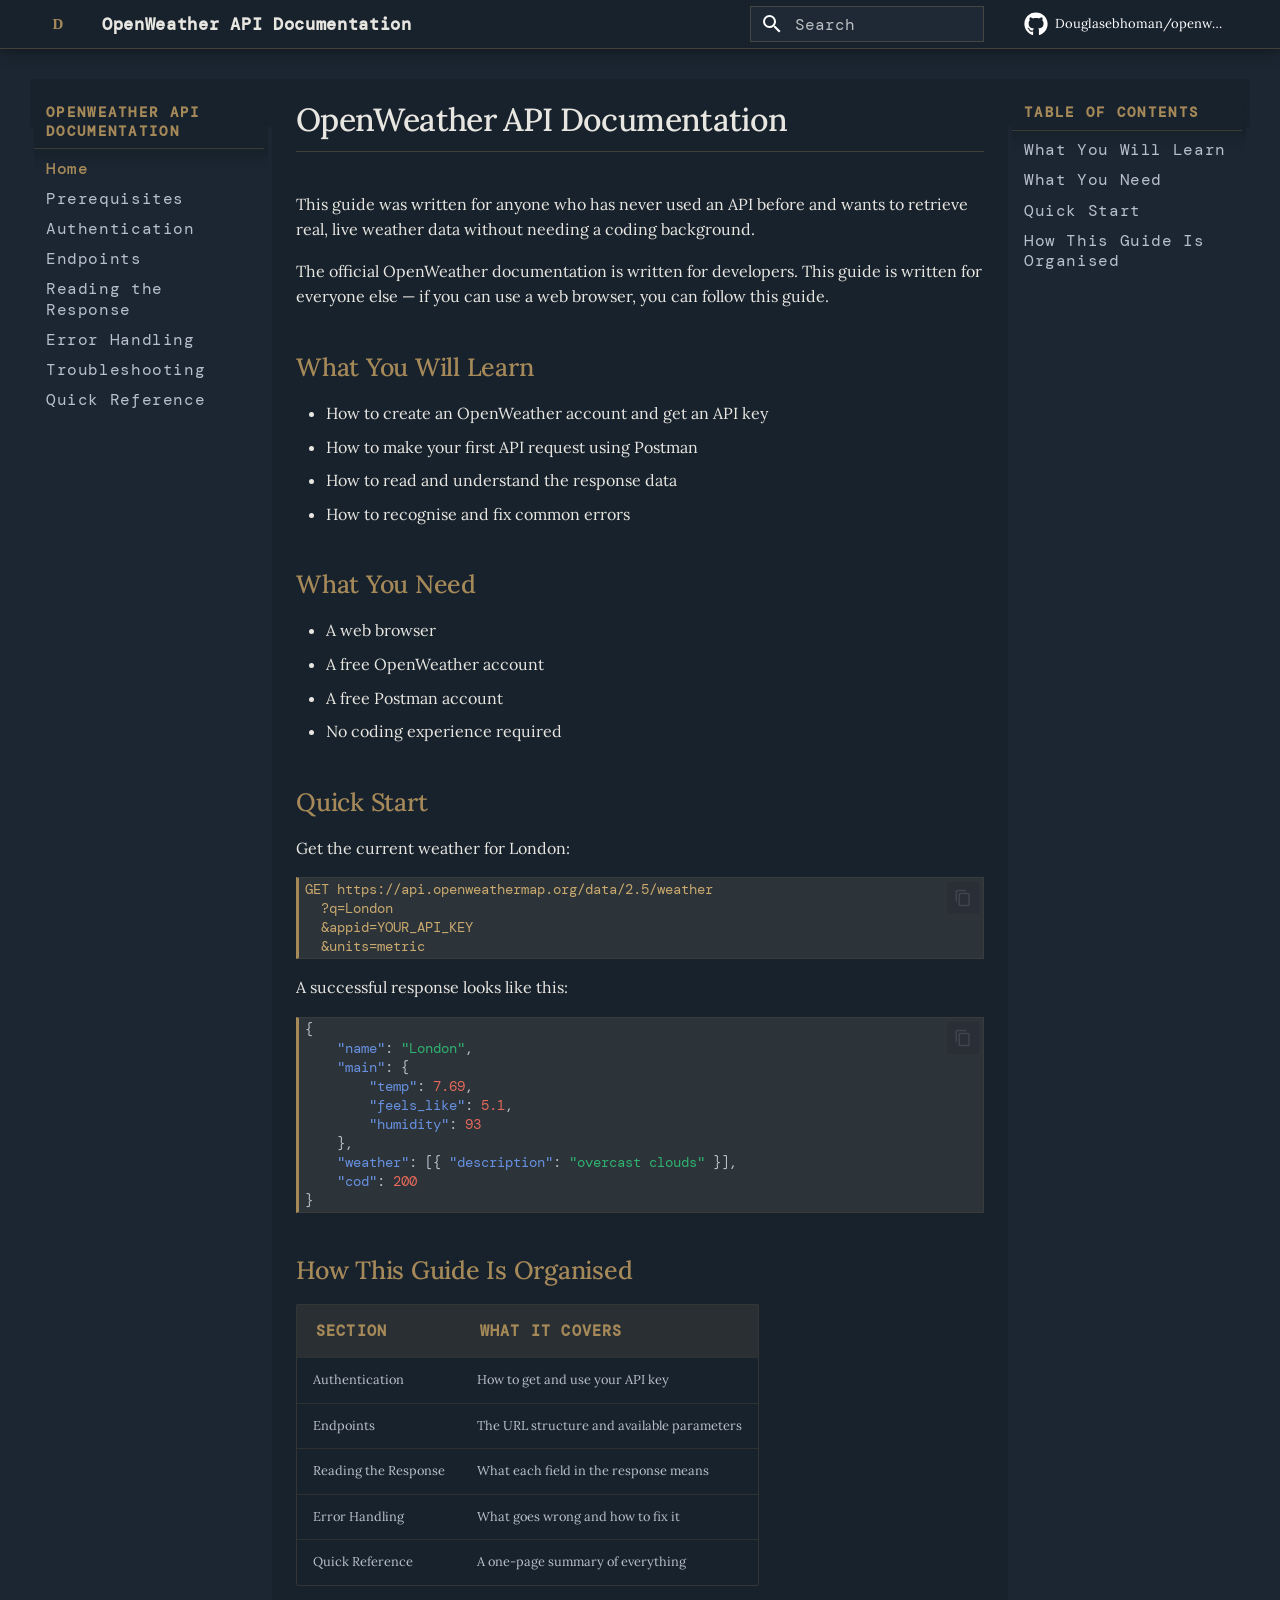
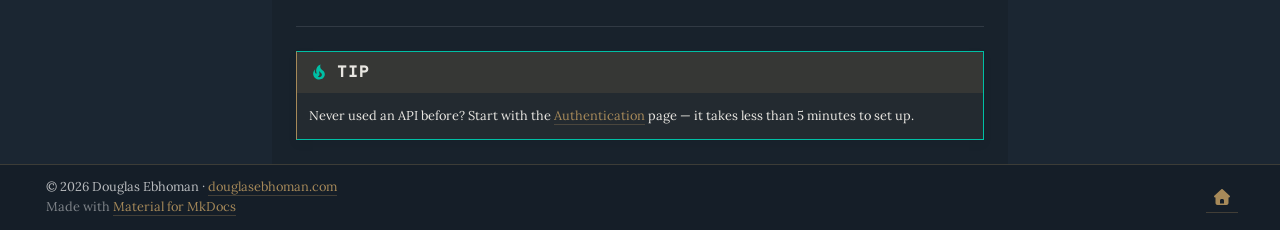
<file: index.html>
<!doctype html>
<html lang="en" class="no-js">
  <head>
    
      <meta charset="utf-8">
      <meta name="viewport" content="width=device-width,initial-scale=1">
      
        <meta name="description" content="A practical getting started guide for the OpenWeather REST API — written for anyone, not just developers.">
      
      
        <meta name="author" content="Douglas Ebhoman">
      
      
        <link rel="canonical" href="https://douglasebhoman.com/openweather-docs/">
      
      
      
        <link rel="next" href="prerequisites/">
      
      
        
      
      
      <link rel="icon" href="assets/images/favicon.png">
      <meta name="generator" content="mkdocs-1.6.1, mkdocs-material-9.8.1">
    
    
      
        <title>OpenWeather API Documentation</title>
      
    
    
      <link rel="stylesheet" href="assets/stylesheets/main.57a0d79d.min.css">
      
        
        <link rel="stylesheet" href="assets/stylesheets/palette.fb2fffe2.min.css">
      
      


    
    
      
    
    
      
    
    
      <link rel="stylesheet" href="stylesheets/brand.css">
    
    <script>__md_scope=new URL(".",location),__md_hash=e=>[...e].reduce(((e,_)=>(e<<5)-e+_.charCodeAt(0)),0),__md_get=(e,_=localStorage,t=__md_scope)=>JSON.parse(_.getItem(t.pathname+"."+e)),__md_set=(e,_,t=localStorage,a=__md_scope)=>{try{t.setItem(a.pathname+"."+e,JSON.stringify(_))}catch(e){}}</script>
    
      

    
    
  </head>
  
  
    
    
    
    
    
    <body dir="ltr" data-md-color-scheme="slate" data-md-color-primary="custom" data-md-color-accent="custom">
  
    
    <input class="md-toggle" data-md-toggle="drawer" type="checkbox" id="__drawer" autocomplete="off">
    <input class="md-toggle" data-md-toggle="search" type="checkbox" id="__search" autocomplete="off">
    <label class="md-overlay" for="__drawer"></label>
    <div data-md-component="skip">
      
        
        <a href="#openweather-api-documentation" class="md-skip">
          Skip to content
        </a>
      
    </div>
    <div data-md-component="announce">
      
    </div>
    
    
      

  

<header class="md-header md-header--shadow" data-md-component="header">
  <nav class="md-header__inner md-grid" aria-label="Header">
    <a href="." title="OpenWeather API Documentation" class="md-header__button md-logo" aria-label="OpenWeather API Documentation" data-md-component="logo">
      
  <img src="assets/logo.svg" alt="logo">

    </a>
    <label class="md-header__button md-icon" for="__drawer">
      
      <svg xmlns="http://www.w3.org/2000/svg" viewBox="0 0 24 24"><path d="M3 6h18v2H3zm0 5h18v2H3zm0 5h18v2H3z"/></svg>
    </label>
    <div class="md-header__title" data-md-component="header-title">
      <div class="md-header__ellipsis">
        <div class="md-header__topic">
          <span class="md-ellipsis">
            OpenWeather API Documentation
          </span>
        </div>
        <div class="md-header__topic" data-md-component="header-topic">
          <span class="md-ellipsis">
            
              Home
            
          </span>
        </div>
      </div>
    </div>
    
      
    
    
    
    
      
      
        <label class="md-header__button md-icon" for="__search">
          
          <svg xmlns="http://www.w3.org/2000/svg" viewBox="0 0 24 24"><path d="M9.5 3A6.5 6.5 0 0 1 16 9.5c0 1.61-.59 3.09-1.56 4.23l.27.27h.79l5 5-1.5 1.5-5-5v-.79l-.27-.27A6.52 6.52 0 0 1 9.5 16 6.5 6.5 0 0 1 3 9.5 6.5 6.5 0 0 1 9.5 3m0 2C7 5 5 7 5 9.5S7 14 9.5 14 14 12 14 9.5 12 5 9.5 5"/></svg>
        </label>
        <div class="md-search" data-md-component="search" role="dialog">
  <label class="md-search__overlay" for="__search"></label>
  <div class="md-search__inner" role="search">
    <form class="md-search__form" name="search">
      <input type="text" class="md-search__input" name="query" aria-label="Search" placeholder="Search" autocapitalize="off" autocorrect="off" autocomplete="off" spellcheck="false" data-md-component="search-query" required>
      <label class="md-search__icon md-icon" for="__search">
        
        <svg xmlns="http://www.w3.org/2000/svg" viewBox="0 0 24 24"><path d="M9.5 3A6.5 6.5 0 0 1 16 9.5c0 1.61-.59 3.09-1.56 4.23l.27.27h.79l5 5-1.5 1.5-5-5v-.79l-.27-.27A6.52 6.52 0 0 1 9.5 16 6.5 6.5 0 0 1 3 9.5 6.5 6.5 0 0 1 9.5 3m0 2C7 5 5 7 5 9.5S7 14 9.5 14 14 12 14 9.5 12 5 9.5 5"/></svg>
        
        <svg xmlns="http://www.w3.org/2000/svg" viewBox="0 0 24 24"><path d="M20 11v2H8l5.5 5.5-1.42 1.42L4.16 12l7.92-7.92L13.5 5.5 8 11z"/></svg>
      </label>
      <nav class="md-search__options" aria-label="Search">
        
        <button type="reset" class="md-search__icon md-icon" title="Clear" aria-label="Clear" tabindex="-1">
          
          <svg xmlns="http://www.w3.org/2000/svg" viewBox="0 0 24 24"><path d="M19 6.41 17.59 5 12 10.59 6.41 5 5 6.41 10.59 12 5 17.59 6.41 19 12 13.41 17.59 19 19 17.59 13.41 12z"/></svg>
        </button>
      </nav>
      
        <div class="md-search__suggest" data-md-component="search-suggest"></div>
      
    </form>
    <div class="md-search__output">
      <div class="md-search__scrollwrap" tabindex="0" data-md-scrollfix>
        <div class="md-search-result" data-md-component="search-result">
          <div class="md-search-result__meta">
            Initializing search
          </div>
          <ol class="md-search-result__list" role="presentation"></ol>
        </div>
      </div>
    </div>
  </div>
</div>
      
    
    
      <div class="md-header__source">
        <a href="https://github.com/Douglasebhoman/openweather-docs" title="Go to repository" class="md-source" data-md-component="source">
  <div class="md-source__icon md-icon">
    
    <svg xmlns="http://www.w3.org/2000/svg" viewBox="0 0 512 512"><!--! Font Awesome Free 7.1.0 by @fontawesome - https://fontawesome.com License - https://fontawesome.com/license/free (Icons: CC BY 4.0, Fonts: SIL OFL 1.1, Code: MIT License) Copyright 2025 Fonticons, Inc.--><path d="M173.9 397.4c0 2-2.3 3.6-5.2 3.6-3.3.3-5.6-1.3-5.6-3.6 0-2 2.3-3.6 5.2-3.6 3-.3 5.6 1.3 5.6 3.6m-31.1-4.5c-.7 2 1.3 4.3 4.3 4.9 2.6 1 5.6 0 6.2-2s-1.3-4.3-4.3-5.2c-2.6-.7-5.5.3-6.2 2.3m44.2-1.7c-2.9.7-4.9 2.6-4.6 4.9.3 2 2.9 3.3 5.9 2.6 2.9-.7 4.9-2.6 4.6-4.6-.3-1.9-3-3.2-5.9-2.9M252.8 8C114.1 8 8 113.3 8 252c0 110.9 69.8 205.8 169.5 239.2 12.8 2.3 17.3-5.6 17.3-12.1 0-6.2-.3-40.4-.3-61.4 0 0-70 15-84.7-29.8 0 0-11.4-29.1-27.8-36.6 0 0-22.9-15.7 1.6-15.4 0 0 24.9 2 38.6 25.8 21.9 38.6 58.6 27.5 72.9 20.9 2.3-16 8.8-27.1 16-33.7-55.9-6.2-112.3-14.3-112.3-110.5 0-27.5 7.6-41.3 23.6-58.9-2.6-6.5-11.1-33.3 2.6-67.9 20.9-6.5 69 27 69 27 20-5.6 41.5-8.5 62.8-8.5s42.8 2.9 62.8 8.5c0 0 48.1-33.6 69-27 13.7 34.7 5.2 61.4 2.6 67.9 16 17.7 25.8 31.5 25.8 58.9 0 96.5-58.9 104.2-114.8 110.5 9.2 7.9 17 22.9 17 46.4 0 33.7-.3 75.4-.3 83.6 0 6.5 4.6 14.4 17.3 12.1C436.2 457.8 504 362.9 504 252 504 113.3 391.5 8 252.8 8M105.2 352.9c-1.3 1-1 3.3.7 5.2 1.6 1.6 3.9 2.3 5.2 1 1.3-1 1-3.3-.7-5.2-1.6-1.6-3.9-2.3-5.2-1m-10.8-8.1c-.7 1.3.3 2.9 2.3 3.9 1.6 1 3.6.7 4.3-.7.7-1.3-.3-2.9-2.3-3.9-2-.6-3.6-.3-4.3.7m32.4 35.6c-1.6 1.3-1 4.3 1.3 6.2 2.3 2.3 5.2 2.6 6.5 1 1.3-1.3.7-4.3-1.3-6.2-2.2-2.3-5.2-2.6-6.5-1m-11.4-14.7c-1.6 1-1.6 3.6 0 5.9s4.3 3.3 5.6 2.3c1.6-1.3 1.6-3.9 0-6.2-1.4-2.3-4-3.3-5.6-2"/></svg>
  </div>
  <div class="md-source__repository">
    Douglasebhoman/openweather-docs
  </div>
</a>
      </div>
    
  </nav>
  
</header>
    
    <div class="md-container" data-md-component="container">
      
      
        
          
        
      
      <main class="md-main" data-md-component="main">
        <div class="md-main__inner md-grid">
          
            
              
              <div class="md-sidebar md-sidebar--primary" data-md-component="sidebar" data-md-type="navigation" >
                <div class="md-sidebar__scrollwrap">
                  <div class="md-sidebar__inner">
                    



<nav class="md-nav md-nav--primary" aria-label="Navigation" data-md-level="0">
  <label class="md-nav__title" for="__drawer">
    <a href="." title="OpenWeather API Documentation" class="md-nav__button md-logo" aria-label="OpenWeather API Documentation" data-md-component="logo">
      
  <img src="assets/logo.svg" alt="logo">

    </a>
    OpenWeather API Documentation
  </label>
  
    <div class="md-nav__source">
      <a href="https://github.com/Douglasebhoman/openweather-docs" title="Go to repository" class="md-source" data-md-component="source">
  <div class="md-source__icon md-icon">
    
    <svg xmlns="http://www.w3.org/2000/svg" viewBox="0 0 512 512"><!--! Font Awesome Free 7.1.0 by @fontawesome - https://fontawesome.com License - https://fontawesome.com/license/free (Icons: CC BY 4.0, Fonts: SIL OFL 1.1, Code: MIT License) Copyright 2025 Fonticons, Inc.--><path d="M173.9 397.4c0 2-2.3 3.6-5.2 3.6-3.3.3-5.6-1.3-5.6-3.6 0-2 2.3-3.6 5.2-3.6 3-.3 5.6 1.3 5.6 3.6m-31.1-4.5c-.7 2 1.3 4.3 4.3 4.9 2.6 1 5.6 0 6.2-2s-1.3-4.3-4.3-5.2c-2.6-.7-5.5.3-6.2 2.3m44.2-1.7c-2.9.7-4.9 2.6-4.6 4.9.3 2 2.9 3.3 5.9 2.6 2.9-.7 4.9-2.6 4.6-4.6-.3-1.9-3-3.2-5.9-2.9M252.8 8C114.1 8 8 113.3 8 252c0 110.9 69.8 205.8 169.5 239.2 12.8 2.3 17.3-5.6 17.3-12.1 0-6.2-.3-40.4-.3-61.4 0 0-70 15-84.7-29.8 0 0-11.4-29.1-27.8-36.6 0 0-22.9-15.7 1.6-15.4 0 0 24.9 2 38.6 25.8 21.9 38.6 58.6 27.5 72.9 20.9 2.3-16 8.8-27.1 16-33.7-55.9-6.2-112.3-14.3-112.3-110.5 0-27.5 7.6-41.3 23.6-58.9-2.6-6.5-11.1-33.3 2.6-67.9 20.9-6.5 69 27 69 27 20-5.6 41.5-8.5 62.8-8.5s42.8 2.9 62.8 8.5c0 0 48.1-33.6 69-27 13.7 34.7 5.2 61.4 2.6 67.9 16 17.7 25.8 31.5 25.8 58.9 0 96.5-58.9 104.2-114.8 110.5 9.2 7.9 17 22.9 17 46.4 0 33.7-.3 75.4-.3 83.6 0 6.5 4.6 14.4 17.3 12.1C436.2 457.8 504 362.9 504 252 504 113.3 391.5 8 252.8 8M105.2 352.9c-1.3 1-1 3.3.7 5.2 1.6 1.6 3.9 2.3 5.2 1 1.3-1 1-3.3-.7-5.2-1.6-1.6-3.9-2.3-5.2-1m-10.8-8.1c-.7 1.3.3 2.9 2.3 3.9 1.6 1 3.6.7 4.3-.7.7-1.3-.3-2.9-2.3-3.9-2-.6-3.6-.3-4.3.7m32.4 35.6c-1.6 1.3-1 4.3 1.3 6.2 2.3 2.3 5.2 2.6 6.5 1 1.3-1.3.7-4.3-1.3-6.2-2.2-2.3-5.2-2.6-6.5-1m-11.4-14.7c-1.6 1-1.6 3.6 0 5.9s4.3 3.3 5.6 2.3c1.6-1.3 1.6-3.9 0-6.2-1.4-2.3-4-3.3-5.6-2"/></svg>
  </div>
  <div class="md-source__repository">
    Douglasebhoman/openweather-docs
  </div>
</a>
    </div>
  
  <ul class="md-nav__list" data-md-scrollfix>
    
      
      
  
  
    
  
  
  
    <li class="md-nav__item md-nav__item--active">
      
      <input class="md-nav__toggle md-toggle" type="checkbox" id="__toc">
      
      
        
      
      
        <label class="md-nav__link md-nav__link--active" for="__toc">
          
  
  
  <span class="md-ellipsis">
    
  
    Home
  

    
  </span>
  
  

          <span class="md-nav__icon md-icon"></span>
        </label>
      
      <a href="." class="md-nav__link md-nav__link--active">
        
  
  
  <span class="md-ellipsis">
    
  
    Home
  

    
  </span>
  
  

      </a>
      
        

<nav class="md-nav md-nav--secondary" aria-label="Table of contents">
  
  
  
    
  
  
    <label class="md-nav__title" for="__toc">
      <span class="md-nav__icon md-icon"></span>
      Table of contents
    </label>
    <ul class="md-nav__list" data-md-component="toc" data-md-scrollfix>
      
        <li class="md-nav__item">
  <a href="#what-you-will-learn" class="md-nav__link">
    <span class="md-ellipsis">
      
        What You Will Learn
      
    </span>
  </a>
  
</li>
      
        <li class="md-nav__item">
  <a href="#what-you-need" class="md-nav__link">
    <span class="md-ellipsis">
      
        What You Need
      
    </span>
  </a>
  
</li>
      
        <li class="md-nav__item">
  <a href="#quick-start" class="md-nav__link">
    <span class="md-ellipsis">
      
        Quick Start
      
    </span>
  </a>
  
</li>
      
        <li class="md-nav__item">
  <a href="#how-this-guide-is-organised" class="md-nav__link">
    <span class="md-ellipsis">
      
        How This Guide Is Organised
      
    </span>
  </a>
  
</li>
      
    </ul>
  
</nav>
      
    </li>
  

    
      
      
  
  
  
  
    <li class="md-nav__item">
      <a href="prerequisites/" class="md-nav__link">
        
  
  
  <span class="md-ellipsis">
    
  
    Prerequisites
  

    
  </span>
  
  

      </a>
    </li>
  

    
      
      
  
  
  
  
    <li class="md-nav__item">
      <a href="authentication/" class="md-nav__link">
        
  
  
  <span class="md-ellipsis">
    
  
    Authentication
  

    
  </span>
  
  

      </a>
    </li>
  

    
      
      
  
  
  
  
    <li class="md-nav__item">
      <a href="endpoints/" class="md-nav__link">
        
  
  
  <span class="md-ellipsis">
    
  
    Endpoints
  

    
  </span>
  
  

      </a>
    </li>
  

    
      
      
  
  
  
  
    <li class="md-nav__item">
      <a href="response/" class="md-nav__link">
        
  
  
  <span class="md-ellipsis">
    
  
    Reading the Response
  

    
  </span>
  
  

      </a>
    </li>
  

    
      
      
  
  
  
  
    <li class="md-nav__item">
      <a href="errors/" class="md-nav__link">
        
  
  
  <span class="md-ellipsis">
    
  
    Error Handling
  

    
  </span>
  
  

      </a>
    </li>
  

    
      
      
  
  
  
  
    <li class="md-nav__item">
      <a href="troubleshooting/" class="md-nav__link">
        
  
  
  <span class="md-ellipsis">
    
  
    Troubleshooting
  

    
  </span>
  
  

      </a>
    </li>
  

    
      
      
  
  
  
  
    <li class="md-nav__item">
      <a href="quickreference/" class="md-nav__link">
        
  
  
  <span class="md-ellipsis">
    
  
    Quick Reference
  

    
  </span>
  
  

      </a>
    </li>
  

    
  </ul>
</nav>
                  </div>
                </div>
              </div>
            
            
              
              <div class="md-sidebar md-sidebar--secondary" data-md-component="sidebar" data-md-type="toc" >
                <div class="md-sidebar__scrollwrap">
                  <div class="md-sidebar__inner">
                    

<nav class="md-nav md-nav--secondary" aria-label="Table of contents">
  
  
  
    
  
  
    <label class="md-nav__title" for="__toc">
      <span class="md-nav__icon md-icon"></span>
      Table of contents
    </label>
    <ul class="md-nav__list" data-md-component="toc" data-md-scrollfix>
      
        <li class="md-nav__item">
  <a href="#what-you-will-learn" class="md-nav__link">
    <span class="md-ellipsis">
      
        What You Will Learn
      
    </span>
  </a>
  
</li>
      
        <li class="md-nav__item">
  <a href="#what-you-need" class="md-nav__link">
    <span class="md-ellipsis">
      
        What You Need
      
    </span>
  </a>
  
</li>
      
        <li class="md-nav__item">
  <a href="#quick-start" class="md-nav__link">
    <span class="md-ellipsis">
      
        Quick Start
      
    </span>
  </a>
  
</li>
      
        <li class="md-nav__item">
  <a href="#how-this-guide-is-organised" class="md-nav__link">
    <span class="md-ellipsis">
      
        How This Guide Is Organised
      
    </span>
  </a>
  
</li>
      
    </ul>
  
</nav>
                  </div>
                </div>
              </div>
            
          
          
            <div class="md-content" data-md-component="content">
              
              <article class="md-content__inner md-typeset">
                
                  


  
  


<h1 id="openweather-api-documentation">OpenWeather API Documentation</h1>
<p>This guide was written for anyone who has never used an API before 
and wants to retrieve real, live weather data without needing a 
coding background.</p>
<p>The official OpenWeather documentation is written for developers. 
This guide is written for everyone else — if you can use a web 
browser, you can follow this guide.</p>
<h2 id="what-you-will-learn">What You Will Learn</h2>
<ul>
<li>How to create an OpenWeather account and get an API key</li>
<li>How to make your first API request using Postman</li>
<li>How to read and understand the response data</li>
<li>How to recognise and fix common errors</li>
</ul>
<h2 id="what-you-need">What You Need</h2>
<ul>
<li>A web browser</li>
<li>A free OpenWeather account</li>
<li>A free Postman account</li>
<li>No coding experience required</li>
</ul>
<h2 id="quick-start">Quick Start</h2>
<p>Get the current weather for London:
<div class="highlight"><pre><span></span><code><a id="__codelineno-0-1" name="__codelineno-0-1" href="#__codelineno-0-1"></a>GET https://api.openweathermap.org/data/2.5/weather
<a id="__codelineno-0-2" name="__codelineno-0-2" href="#__codelineno-0-2"></a>  ?q=London
<a id="__codelineno-0-3" name="__codelineno-0-3" href="#__codelineno-0-3"></a>  &amp;appid=YOUR_API_KEY
<a id="__codelineno-0-4" name="__codelineno-0-4" href="#__codelineno-0-4"></a>  &amp;units=metric
</code></pre></div></p>
<p>A successful response looks like this:
<div class="highlight"><pre><span></span><code><a id="__codelineno-1-1" name="__codelineno-1-1" href="#__codelineno-1-1"></a><span class="p">{</span>
<a id="__codelineno-1-2" name="__codelineno-1-2" href="#__codelineno-1-2"></a><span class="w">    </span><span class="nt">"name"</span><span class="p">:</span><span class="w"> </span><span class="s2">"London"</span><span class="p">,</span>
<a id="__codelineno-1-3" name="__codelineno-1-3" href="#__codelineno-1-3"></a><span class="w">    </span><span class="nt">"main"</span><span class="p">:</span><span class="w"> </span><span class="p">{</span>
<a id="__codelineno-1-4" name="__codelineno-1-4" href="#__codelineno-1-4"></a><span class="w">        </span><span class="nt">"temp"</span><span class="p">:</span><span class="w"> </span><span class="mf">7.69</span><span class="p">,</span>
<a id="__codelineno-1-5" name="__codelineno-1-5" href="#__codelineno-1-5"></a><span class="w">        </span><span class="nt">"feels_like"</span><span class="p">:</span><span class="w"> </span><span class="mf">5.1</span><span class="p">,</span>
<a id="__codelineno-1-6" name="__codelineno-1-6" href="#__codelineno-1-6"></a><span class="w">        </span><span class="nt">"humidity"</span><span class="p">:</span><span class="w"> </span><span class="mi">93</span>
<a id="__codelineno-1-7" name="__codelineno-1-7" href="#__codelineno-1-7"></a><span class="w">    </span><span class="p">},</span>
<a id="__codelineno-1-8" name="__codelineno-1-8" href="#__codelineno-1-8"></a><span class="w">    </span><span class="nt">"weather"</span><span class="p">:</span><span class="w"> </span><span class="p">[{</span><span class="w"> </span><span class="nt">"description"</span><span class="p">:</span><span class="w"> </span><span class="s2">"overcast clouds"</span><span class="w"> </span><span class="p">}],</span>
<a id="__codelineno-1-9" name="__codelineno-1-9" href="#__codelineno-1-9"></a><span class="w">    </span><span class="nt">"cod"</span><span class="p">:</span><span class="w"> </span><span class="mi">200</span>
<a id="__codelineno-1-10" name="__codelineno-1-10" href="#__codelineno-1-10"></a><span class="p">}</span>
</code></pre></div></p>
<h2 id="how-this-guide-is-organised">How This Guide Is Organised</h2>
<table>
<thead>
<tr>
<th>Section</th>
<th>What It Covers</th>
</tr>
</thead>
<tbody>
<tr>
<td>Authentication</td>
<td>How to get and use your API key</td>
</tr>
<tr>
<td>Endpoints</td>
<td>The URL structure and available parameters</td>
</tr>
<tr>
<td>Reading the Response</td>
<td>What each field in the response means</td>
</tr>
<tr>
<td>Error Handling</td>
<td>What goes wrong and how to fix it</td>
</tr>
<tr>
<td>Quick Reference</td>
<td>A one-page summary of everything</td>
</tr>
</tbody>
</table>
<hr />
<div class="admonition tip">
<p class="admonition-title">Tip</p>
<p>Never used an API before? Start with the 
<a href="authentication/">Authentication</a> page — it takes less than 
5 minutes to set up.</p>
</div>












                
              </article>
            </div>
          
          
<script>var target=document.getElementById(location.hash.slice(1));target&&target.name&&(target.checked=target.name.startsWith("__tabbed_"))</script>
        </div>
        
          <button type="button" class="md-top md-icon" data-md-component="top" hidden>
  
  <svg xmlns="http://www.w3.org/2000/svg" viewBox="0 0 24 24"><path d="M13 20h-2V8l-5.5 5.5-1.42-1.42L12 4.16l7.92 7.92-1.42 1.42L13 8z"/></svg>
  Back to top
</button>
        
      </main>
      
        <footer class="md-footer">
  
  <div class="md-footer-meta md-typeset">
    <div class="md-footer-meta__inner md-grid">
      <div class="md-copyright">
  
    <div class="md-copyright__highlight">
      © 2026 Douglas Ebhoman · <a href="https://douglasebhoman.com">douglasebhoman.com</a>
    </div>
  
  
    Made with
    <a href="https://squidfunk.github.io/mkdocs-material/" target="_blank" rel="noopener">
      Material for MkDocs
    </a>
  
</div>
      
        
<div class="md-social">
  
    
    
    
    
    <a href="https://douglasebhoman.com" target="_blank" rel="noopener" title="douglasebhoman.com" class="md-social__link">
      <svg xmlns="http://www.w3.org/2000/svg" viewBox="0 0 512 512"><!--! Font Awesome Free 7.1.0 by @fontawesome - https://fontawesome.com License - https://fontawesome.com/license/free (Icons: CC BY 4.0, Fonts: SIL OFL 1.1, Code: MIT License) Copyright 2025 Fonticons, Inc.--><path d="M277.8 8.6c-12.3-11.4-31.3-11.4-43.5 0l-224 208c-9.6 9-12.8 22.9-8 35.1S18.8 272 32 272h16v176c0 35.3 28.7 64 64 64h288c35.3 0 64-28.7 64-64V272h16c13.2 0 25-8.1 29.8-20.3s1.6-26.2-8-35.1zM240 320h32c26.5 0 48 21.5 48 48v96H192v-96c0-26.5 21.5-48 48-48"/></svg>
    </a>
  
</div>
      
    </div>
  </div>
</footer>
      
    </div>
    <div class="md-dialog" data-md-component="dialog">
      <div class="md-dialog__inner md-typeset"></div>
    </div>
    
    
    
      
      
      <script id="__config" type="application/json">{"annotate": null, "base": ".", "features": ["navigation.instant", "navigation.top", "navigation.sections", "search.highlight", "search.suggest", "content.code.copy"], "search": "assets/javascripts/workers/search.a7633da7.min.js", "tags": null, "translations": {"clipboard.copied": "Copied to clipboard", "clipboard.copy": "Copy to clipboard", "search.result.more.one": "1 more on this page", "search.result.more.other": "# more on this page", "search.result.none": "No matching documents", "search.result.one": "1 matching document", "search.result.other": "# matching documents", "search.result.placeholder": "Type to start searching", "search.result.term.missing": "Missing", "select.version": "Select version"}, "version": null}</script>
    
    
      <script src="assets/javascripts/bundle.a5f9d56c.min.js"></script>
      
    
  </body>
</html>
</file>
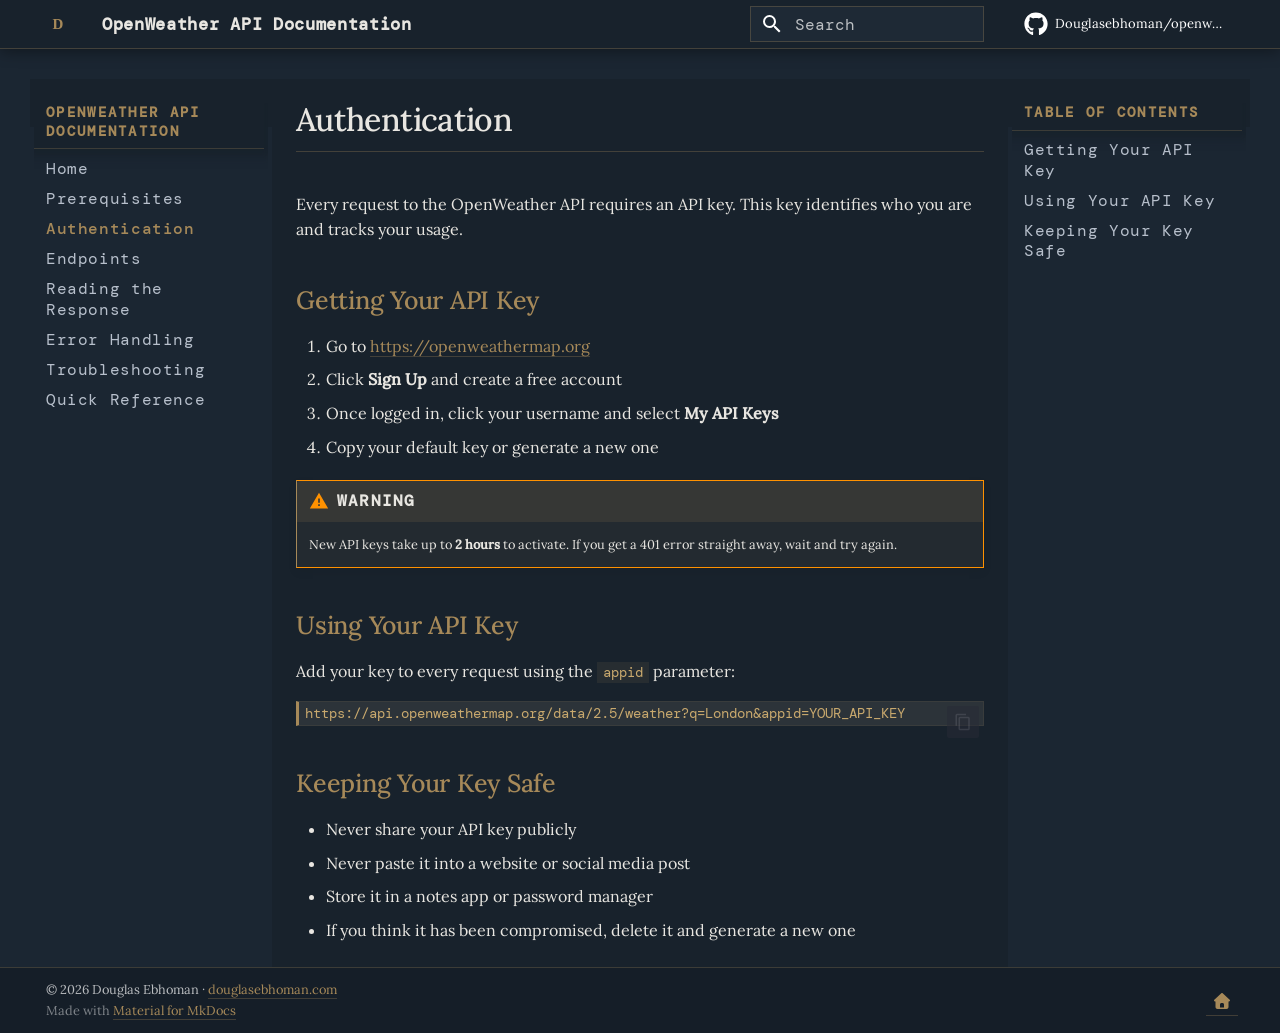
<file: authentication/index.html>
<!doctype html>
<html lang="en" class="no-js">
  <head>
    
      <meta charset="utf-8">
      <meta name="viewport" content="width=device-width,initial-scale=1">
      
        <meta name="description" content="A practical getting started guide for the OpenWeather REST API — written for anyone, not just developers.">
      
      
        <meta name="author" content="Douglas Ebhoman">
      
      
        <link rel="canonical" href="https://douglasebhoman.com/openweather-docs/authentication/">
      
      
        <link rel="prev" href="../prerequisites/">
      
      
        <link rel="next" href="../endpoints/">
      
      
        
      
      
      <link rel="icon" href="../assets/images/favicon.png">
      <meta name="generator" content="mkdocs-1.6.1, mkdocs-material-9.8.1">
    
    
      
        <title>Authentication - OpenWeather API Documentation</title>
      
    
    
      <link rel="stylesheet" href="../assets/stylesheets/main.57a0d79d.min.css">
      
        
        <link rel="stylesheet" href="../assets/stylesheets/palette.fb2fffe2.min.css">
      
      


    
    
      
    
    
      
    
    
      <link rel="stylesheet" href="../stylesheets/brand.css">
    
    <script>__md_scope=new URL("..",location),__md_hash=e=>[...e].reduce(((e,_)=>(e<<5)-e+_.charCodeAt(0)),0),__md_get=(e,_=localStorage,t=__md_scope)=>JSON.parse(_.getItem(t.pathname+"."+e)),__md_set=(e,_,t=localStorage,a=__md_scope)=>{try{t.setItem(a.pathname+"."+e,JSON.stringify(_))}catch(e){}}</script>
    
      

    
    
  </head>
  
  
    
    
    
    
    
    <body dir="ltr" data-md-color-scheme="slate" data-md-color-primary="custom" data-md-color-accent="custom">
  
    
    <input class="md-toggle" data-md-toggle="drawer" type="checkbox" id="__drawer" autocomplete="off">
    <input class="md-toggle" data-md-toggle="search" type="checkbox" id="__search" autocomplete="off">
    <label class="md-overlay" for="__drawer"></label>
    <div data-md-component="skip">
      
        
        <a href="#authentication" class="md-skip">
          Skip to content
        </a>
      
    </div>
    <div data-md-component="announce">
      
    </div>
    
    
      

  

<header class="md-header md-header--shadow" data-md-component="header">
  <nav class="md-header__inner md-grid" aria-label="Header">
    <a href=".." title="OpenWeather API Documentation" class="md-header__button md-logo" aria-label="OpenWeather API Documentation" data-md-component="logo">
      
  <img src="../assets/logo.svg" alt="logo">

    </a>
    <label class="md-header__button md-icon" for="__drawer">
      
      <svg xmlns="http://www.w3.org/2000/svg" viewBox="0 0 24 24"><path d="M3 6h18v2H3zm0 5h18v2H3zm0 5h18v2H3z"/></svg>
    </label>
    <div class="md-header__title" data-md-component="header-title">
      <div class="md-header__ellipsis">
        <div class="md-header__topic">
          <span class="md-ellipsis">
            OpenWeather API Documentation
          </span>
        </div>
        <div class="md-header__topic" data-md-component="header-topic">
          <span class="md-ellipsis">
            
              Authentication
            
          </span>
        </div>
      </div>
    </div>
    
      
    
    
    
    
      
      
        <label class="md-header__button md-icon" for="__search">
          
          <svg xmlns="http://www.w3.org/2000/svg" viewBox="0 0 24 24"><path d="M9.5 3A6.5 6.5 0 0 1 16 9.5c0 1.61-.59 3.09-1.56 4.23l.27.27h.79l5 5-1.5 1.5-5-5v-.79l-.27-.27A6.52 6.52 0 0 1 9.5 16 6.5 6.5 0 0 1 3 9.5 6.5 6.5 0 0 1 9.5 3m0 2C7 5 5 7 5 9.5S7 14 9.5 14 14 12 14 9.5 12 5 9.5 5"/></svg>
        </label>
        <div class="md-search" data-md-component="search" role="dialog">
  <label class="md-search__overlay" for="__search"></label>
  <div class="md-search__inner" role="search">
    <form class="md-search__form" name="search">
      <input type="text" class="md-search__input" name="query" aria-label="Search" placeholder="Search" autocapitalize="off" autocorrect="off" autocomplete="off" spellcheck="false" data-md-component="search-query" required>
      <label class="md-search__icon md-icon" for="__search">
        
        <svg xmlns="http://www.w3.org/2000/svg" viewBox="0 0 24 24"><path d="M9.5 3A6.5 6.5 0 0 1 16 9.5c0 1.61-.59 3.09-1.56 4.23l.27.27h.79l5 5-1.5 1.5-5-5v-.79l-.27-.27A6.52 6.52 0 0 1 9.5 16 6.5 6.5 0 0 1 3 9.5 6.5 6.5 0 0 1 9.5 3m0 2C7 5 5 7 5 9.5S7 14 9.5 14 14 12 14 9.5 12 5 9.5 5"/></svg>
        
        <svg xmlns="http://www.w3.org/2000/svg" viewBox="0 0 24 24"><path d="M20 11v2H8l5.5 5.5-1.42 1.42L4.16 12l7.92-7.92L13.5 5.5 8 11z"/></svg>
      </label>
      <nav class="md-search__options" aria-label="Search">
        
        <button type="reset" class="md-search__icon md-icon" title="Clear" aria-label="Clear" tabindex="-1">
          
          <svg xmlns="http://www.w3.org/2000/svg" viewBox="0 0 24 24"><path d="M19 6.41 17.59 5 12 10.59 6.41 5 5 6.41 10.59 12 5 17.59 6.41 19 12 13.41 17.59 19 19 17.59 13.41 12z"/></svg>
        </button>
      </nav>
      
        <div class="md-search__suggest" data-md-component="search-suggest"></div>
      
    </form>
    <div class="md-search__output">
      <div class="md-search__scrollwrap" tabindex="0" data-md-scrollfix>
        <div class="md-search-result" data-md-component="search-result">
          <div class="md-search-result__meta">
            Initializing search
          </div>
          <ol class="md-search-result__list" role="presentation"></ol>
        </div>
      </div>
    </div>
  </div>
</div>
      
    
    
      <div class="md-header__source">
        <a href="https://github.com/Douglasebhoman/openweather-docs" title="Go to repository" class="md-source" data-md-component="source">
  <div class="md-source__icon md-icon">
    
    <svg xmlns="http://www.w3.org/2000/svg" viewBox="0 0 512 512"><!--! Font Awesome Free 7.1.0 by @fontawesome - https://fontawesome.com License - https://fontawesome.com/license/free (Icons: CC BY 4.0, Fonts: SIL OFL 1.1, Code: MIT License) Copyright 2025 Fonticons, Inc.--><path d="M173.9 397.4c0 2-2.3 3.6-5.2 3.6-3.3.3-5.6-1.3-5.6-3.6 0-2 2.3-3.6 5.2-3.6 3-.3 5.6 1.3 5.6 3.6m-31.1-4.5c-.7 2 1.3 4.3 4.3 4.9 2.6 1 5.6 0 6.2-2s-1.3-4.3-4.3-5.2c-2.6-.7-5.5.3-6.2 2.3m44.2-1.7c-2.9.7-4.9 2.6-4.6 4.9.3 2 2.9 3.3 5.9 2.6 2.9-.7 4.9-2.6 4.6-4.6-.3-1.9-3-3.2-5.9-2.9M252.8 8C114.1 8 8 113.3 8 252c0 110.9 69.8 205.8 169.5 239.2 12.8 2.3 17.3-5.6 17.3-12.1 0-6.2-.3-40.4-.3-61.4 0 0-70 15-84.7-29.8 0 0-11.4-29.1-27.8-36.6 0 0-22.9-15.7 1.6-15.4 0 0 24.9 2 38.6 25.8 21.9 38.6 58.6 27.5 72.9 20.9 2.3-16 8.8-27.1 16-33.7-55.9-6.2-112.3-14.3-112.3-110.5 0-27.5 7.6-41.3 23.6-58.9-2.6-6.5-11.1-33.3 2.6-67.9 20.9-6.5 69 27 69 27 20-5.6 41.5-8.5 62.8-8.5s42.8 2.9 62.8 8.5c0 0 48.1-33.6 69-27 13.7 34.7 5.2 61.4 2.6 67.9 16 17.7 25.8 31.5 25.8 58.9 0 96.5-58.9 104.2-114.8 110.5 9.2 7.9 17 22.9 17 46.4 0 33.7-.3 75.4-.3 83.6 0 6.5 4.6 14.4 17.3 12.1C436.2 457.8 504 362.9 504 252 504 113.3 391.5 8 252.8 8M105.2 352.9c-1.3 1-1 3.3.7 5.2 1.6 1.6 3.9 2.3 5.2 1 1.3-1 1-3.3-.7-5.2-1.6-1.6-3.9-2.3-5.2-1m-10.8-8.1c-.7 1.3.3 2.9 2.3 3.9 1.6 1 3.6.7 4.3-.7.7-1.3-.3-2.9-2.3-3.9-2-.6-3.6-.3-4.3.7m32.4 35.6c-1.6 1.3-1 4.3 1.3 6.2 2.3 2.3 5.2 2.6 6.5 1 1.3-1.3.7-4.3-1.3-6.2-2.2-2.3-5.2-2.6-6.5-1m-11.4-14.7c-1.6 1-1.6 3.6 0 5.9s4.3 3.3 5.6 2.3c1.6-1.3 1.6-3.9 0-6.2-1.4-2.3-4-3.3-5.6-2"/></svg>
  </div>
  <div class="md-source__repository">
    Douglasebhoman/openweather-docs
  </div>
</a>
      </div>
    
  </nav>
  
</header>
    
    <div class="md-container" data-md-component="container">
      
      
        
          
        
      
      <main class="md-main" data-md-component="main">
        <div class="md-main__inner md-grid">
          
            
              
              <div class="md-sidebar md-sidebar--primary" data-md-component="sidebar" data-md-type="navigation" >
                <div class="md-sidebar__scrollwrap">
                  <div class="md-sidebar__inner">
                    



<nav class="md-nav md-nav--primary" aria-label="Navigation" data-md-level="0">
  <label class="md-nav__title" for="__drawer">
    <a href=".." title="OpenWeather API Documentation" class="md-nav__button md-logo" aria-label="OpenWeather API Documentation" data-md-component="logo">
      
  <img src="../assets/logo.svg" alt="logo">

    </a>
    OpenWeather API Documentation
  </label>
  
    <div class="md-nav__source">
      <a href="https://github.com/Douglasebhoman/openweather-docs" title="Go to repository" class="md-source" data-md-component="source">
  <div class="md-source__icon md-icon">
    
    <svg xmlns="http://www.w3.org/2000/svg" viewBox="0 0 512 512"><!--! Font Awesome Free 7.1.0 by @fontawesome - https://fontawesome.com License - https://fontawesome.com/license/free (Icons: CC BY 4.0, Fonts: SIL OFL 1.1, Code: MIT License) Copyright 2025 Fonticons, Inc.--><path d="M173.9 397.4c0 2-2.3 3.6-5.2 3.6-3.3.3-5.6-1.3-5.6-3.6 0-2 2.3-3.6 5.2-3.6 3-.3 5.6 1.3 5.6 3.6m-31.1-4.5c-.7 2 1.3 4.3 4.3 4.9 2.6 1 5.6 0 6.2-2s-1.3-4.3-4.3-5.2c-2.6-.7-5.5.3-6.2 2.3m44.2-1.7c-2.9.7-4.9 2.6-4.6 4.9.3 2 2.9 3.3 5.9 2.6 2.9-.7 4.9-2.6 4.6-4.6-.3-1.9-3-3.2-5.9-2.9M252.8 8C114.1 8 8 113.3 8 252c0 110.9 69.8 205.8 169.5 239.2 12.8 2.3 17.3-5.6 17.3-12.1 0-6.2-.3-40.4-.3-61.4 0 0-70 15-84.7-29.8 0 0-11.4-29.1-27.8-36.6 0 0-22.9-15.7 1.6-15.4 0 0 24.9 2 38.6 25.8 21.9 38.6 58.6 27.5 72.9 20.9 2.3-16 8.8-27.1 16-33.7-55.9-6.2-112.3-14.3-112.3-110.5 0-27.5 7.6-41.3 23.6-58.9-2.6-6.5-11.1-33.3 2.6-67.9 20.9-6.5 69 27 69 27 20-5.6 41.5-8.5 62.8-8.5s42.8 2.9 62.8 8.5c0 0 48.1-33.6 69-27 13.7 34.7 5.2 61.4 2.6 67.9 16 17.7 25.8 31.5 25.8 58.9 0 96.5-58.9 104.2-114.8 110.5 9.2 7.9 17 22.9 17 46.4 0 33.7-.3 75.4-.3 83.6 0 6.5 4.6 14.4 17.3 12.1C436.2 457.8 504 362.9 504 252 504 113.3 391.5 8 252.8 8M105.2 352.9c-1.3 1-1 3.3.7 5.2 1.6 1.6 3.9 2.3 5.2 1 1.3-1 1-3.3-.7-5.2-1.6-1.6-3.9-2.3-5.2-1m-10.8-8.1c-.7 1.3.3 2.9 2.3 3.9 1.6 1 3.6.7 4.3-.7.7-1.3-.3-2.9-2.3-3.9-2-.6-3.6-.3-4.3.7m32.4 35.6c-1.6 1.3-1 4.3 1.3 6.2 2.3 2.3 5.2 2.6 6.5 1 1.3-1.3.7-4.3-1.3-6.2-2.2-2.3-5.2-2.6-6.5-1m-11.4-14.7c-1.6 1-1.6 3.6 0 5.9s4.3 3.3 5.6 2.3c1.6-1.3 1.6-3.9 0-6.2-1.4-2.3-4-3.3-5.6-2"/></svg>
  </div>
  <div class="md-source__repository">
    Douglasebhoman/openweather-docs
  </div>
</a>
    </div>
  
  <ul class="md-nav__list" data-md-scrollfix>
    
      
      
  
  
  
  
    <li class="md-nav__item">
      <a href=".." class="md-nav__link">
        
  
  
  <span class="md-ellipsis">
    
  
    Home
  

    
  </span>
  
  

      </a>
    </li>
  

    
      
      
  
  
  
  
    <li class="md-nav__item">
      <a href="../prerequisites/" class="md-nav__link">
        
  
  
  <span class="md-ellipsis">
    
  
    Prerequisites
  

    
  </span>
  
  

      </a>
    </li>
  

    
      
      
  
  
    
  
  
  
    <li class="md-nav__item md-nav__item--active">
      
      <input class="md-nav__toggle md-toggle" type="checkbox" id="__toc">
      
      
        
      
      
        <label class="md-nav__link md-nav__link--active" for="__toc">
          
  
  
  <span class="md-ellipsis">
    
  
    Authentication
  

    
  </span>
  
  

          <span class="md-nav__icon md-icon"></span>
        </label>
      
      <a href="./" class="md-nav__link md-nav__link--active">
        
  
  
  <span class="md-ellipsis">
    
  
    Authentication
  

    
  </span>
  
  

      </a>
      
        

<nav class="md-nav md-nav--secondary" aria-label="Table of contents">
  
  
  
    
  
  
    <label class="md-nav__title" for="__toc">
      <span class="md-nav__icon md-icon"></span>
      Table of contents
    </label>
    <ul class="md-nav__list" data-md-component="toc" data-md-scrollfix>
      
        <li class="md-nav__item">
  <a href="#getting-your-api-key" class="md-nav__link">
    <span class="md-ellipsis">
      
        Getting Your API Key
      
    </span>
  </a>
  
</li>
      
        <li class="md-nav__item">
  <a href="#using-your-api-key" class="md-nav__link">
    <span class="md-ellipsis">
      
        Using Your API Key
      
    </span>
  </a>
  
</li>
      
        <li class="md-nav__item">
  <a href="#keeping-your-key-safe" class="md-nav__link">
    <span class="md-ellipsis">
      
        Keeping Your Key Safe
      
    </span>
  </a>
  
</li>
      
    </ul>
  
</nav>
      
    </li>
  

    
      
      
  
  
  
  
    <li class="md-nav__item">
      <a href="../endpoints/" class="md-nav__link">
        
  
  
  <span class="md-ellipsis">
    
  
    Endpoints
  

    
  </span>
  
  

      </a>
    </li>
  

    
      
      
  
  
  
  
    <li class="md-nav__item">
      <a href="../response/" class="md-nav__link">
        
  
  
  <span class="md-ellipsis">
    
  
    Reading the Response
  

    
  </span>
  
  

      </a>
    </li>
  

    
      
      
  
  
  
  
    <li class="md-nav__item">
      <a href="../errors/" class="md-nav__link">
        
  
  
  <span class="md-ellipsis">
    
  
    Error Handling
  

    
  </span>
  
  

      </a>
    </li>
  

    
      
      
  
  
  
  
    <li class="md-nav__item">
      <a href="../troubleshooting/" class="md-nav__link">
        
  
  
  <span class="md-ellipsis">
    
  
    Troubleshooting
  

    
  </span>
  
  

      </a>
    </li>
  

    
      
      
  
  
  
  
    <li class="md-nav__item">
      <a href="../quickreference/" class="md-nav__link">
        
  
  
  <span class="md-ellipsis">
    
  
    Quick Reference
  

    
  </span>
  
  

      </a>
    </li>
  

    
  </ul>
</nav>
                  </div>
                </div>
              </div>
            
            
              
              <div class="md-sidebar md-sidebar--secondary" data-md-component="sidebar" data-md-type="toc" >
                <div class="md-sidebar__scrollwrap">
                  <div class="md-sidebar__inner">
                    

<nav class="md-nav md-nav--secondary" aria-label="Table of contents">
  
  
  
    
  
  
    <label class="md-nav__title" for="__toc">
      <span class="md-nav__icon md-icon"></span>
      Table of contents
    </label>
    <ul class="md-nav__list" data-md-component="toc" data-md-scrollfix>
      
        <li class="md-nav__item">
  <a href="#getting-your-api-key" class="md-nav__link">
    <span class="md-ellipsis">
      
        Getting Your API Key
      
    </span>
  </a>
  
</li>
      
        <li class="md-nav__item">
  <a href="#using-your-api-key" class="md-nav__link">
    <span class="md-ellipsis">
      
        Using Your API Key
      
    </span>
  </a>
  
</li>
      
        <li class="md-nav__item">
  <a href="#keeping-your-key-safe" class="md-nav__link">
    <span class="md-ellipsis">
      
        Keeping Your Key Safe
      
    </span>
  </a>
  
</li>
      
    </ul>
  
</nav>
                  </div>
                </div>
              </div>
            
          
          
            <div class="md-content" data-md-component="content">
              
              <article class="md-content__inner md-typeset">
                
                  


  
  


<h1 id="authentication">Authentication</h1>
<p>Every request to the OpenWeather API requires an API key. This key 
identifies who you are and tracks your usage.</p>
<h2 id="getting-your-api-key">Getting Your API Key</h2>
<ol>
<li>Go to <a href="https://openweathermap.org">https://openweathermap.org</a></li>
<li>Click <strong>Sign Up</strong> and create a free account</li>
<li>Once logged in, click your username and select <strong>My API Keys</strong></li>
<li>Copy your default key or generate a new one</li>
</ol>
<div class="admonition warning">
<p class="admonition-title">Warning</p>
<p>New API keys take up to <strong>2 hours</strong> to activate. If you get a 
401 error straight away, wait and try again.</p>
</div>
<h2 id="using-your-api-key">Using Your API Key</h2>
<p>Add your key to every request using the <code>appid</code> parameter:
<div class="highlight"><pre><span></span><code><a id="__codelineno-0-1" name="__codelineno-0-1" href="#__codelineno-0-1"></a>https://api.openweathermap.org/data/2.5/weather?q=London&amp;appid=YOUR_API_KEY
</code></pre></div></p>
<h2 id="keeping-your-key-safe">Keeping Your Key Safe</h2>
<ul>
<li>Never share your API key publicly</li>
<li>Never paste it into a website or social media post</li>
<li>Store it in a notes app or password manager</li>
<li>If you think it has been compromised, delete it and generate a new one</li>
</ul>












                
              </article>
            </div>
          
          
<script>var target=document.getElementById(location.hash.slice(1));target&&target.name&&(target.checked=target.name.startsWith("__tabbed_"))</script>
        </div>
        
          <button type="button" class="md-top md-icon" data-md-component="top" hidden>
  
  <svg xmlns="http://www.w3.org/2000/svg" viewBox="0 0 24 24"><path d="M13 20h-2V8l-5.5 5.5-1.42-1.42L12 4.16l7.92 7.92-1.42 1.42L13 8z"/></svg>
  Back to top
</button>
        
      </main>
      
        <footer class="md-footer">
  
  <div class="md-footer-meta md-typeset">
    <div class="md-footer-meta__inner md-grid">
      <div class="md-copyright">
  
    <div class="md-copyright__highlight">
      © 2026 Douglas Ebhoman · <a href="https://douglasebhoman.com">douglasebhoman.com</a>
    </div>
  
  
    Made with
    <a href="https://squidfunk.github.io/mkdocs-material/" target="_blank" rel="noopener">
      Material for MkDocs
    </a>
  
</div>
      
        
<div class="md-social">
  
    
    
    
    
    <a href="https://douglasebhoman.com" target="_blank" rel="noopener" title="douglasebhoman.com" class="md-social__link">
      <svg xmlns="http://www.w3.org/2000/svg" viewBox="0 0 512 512"><!--! Font Awesome Free 7.1.0 by @fontawesome - https://fontawesome.com License - https://fontawesome.com/license/free (Icons: CC BY 4.0, Fonts: SIL OFL 1.1, Code: MIT License) Copyright 2025 Fonticons, Inc.--><path d="M277.8 8.6c-12.3-11.4-31.3-11.4-43.5 0l-224 208c-9.6 9-12.8 22.9-8 35.1S18.8 272 32 272h16v176c0 35.3 28.7 64 64 64h288c35.3 0 64-28.7 64-64V272h16c13.2 0 25-8.1 29.8-20.3s1.6-26.2-8-35.1zM240 320h32c26.5 0 48 21.5 48 48v96H192v-96c0-26.5 21.5-48 48-48"/></svg>
    </a>
  
</div>
      
    </div>
  </div>
</footer>
      
    </div>
    <div class="md-dialog" data-md-component="dialog">
      <div class="md-dialog__inner md-typeset"></div>
    </div>
    
    
    
      
      
      <script id="__config" type="application/json">{"annotate": null, "base": "..", "features": ["navigation.instant", "navigation.top", "navigation.sections", "search.highlight", "search.suggest", "content.code.copy"], "search": "../assets/javascripts/workers/search.a7633da7.min.js", "tags": null, "translations": {"clipboard.copied": "Copied to clipboard", "clipboard.copy": "Copy to clipboard", "search.result.more.one": "1 more on this page", "search.result.more.other": "# more on this page", "search.result.none": "No matching documents", "search.result.one": "1 matching document", "search.result.other": "# matching documents", "search.result.placeholder": "Type to start searching", "search.result.term.missing": "Missing", "select.version": "Select version"}, "version": null}</script>
    
    
      <script src="../assets/javascripts/bundle.a5f9d56c.min.js"></script>
      
    
  </body>
</html>
</file>
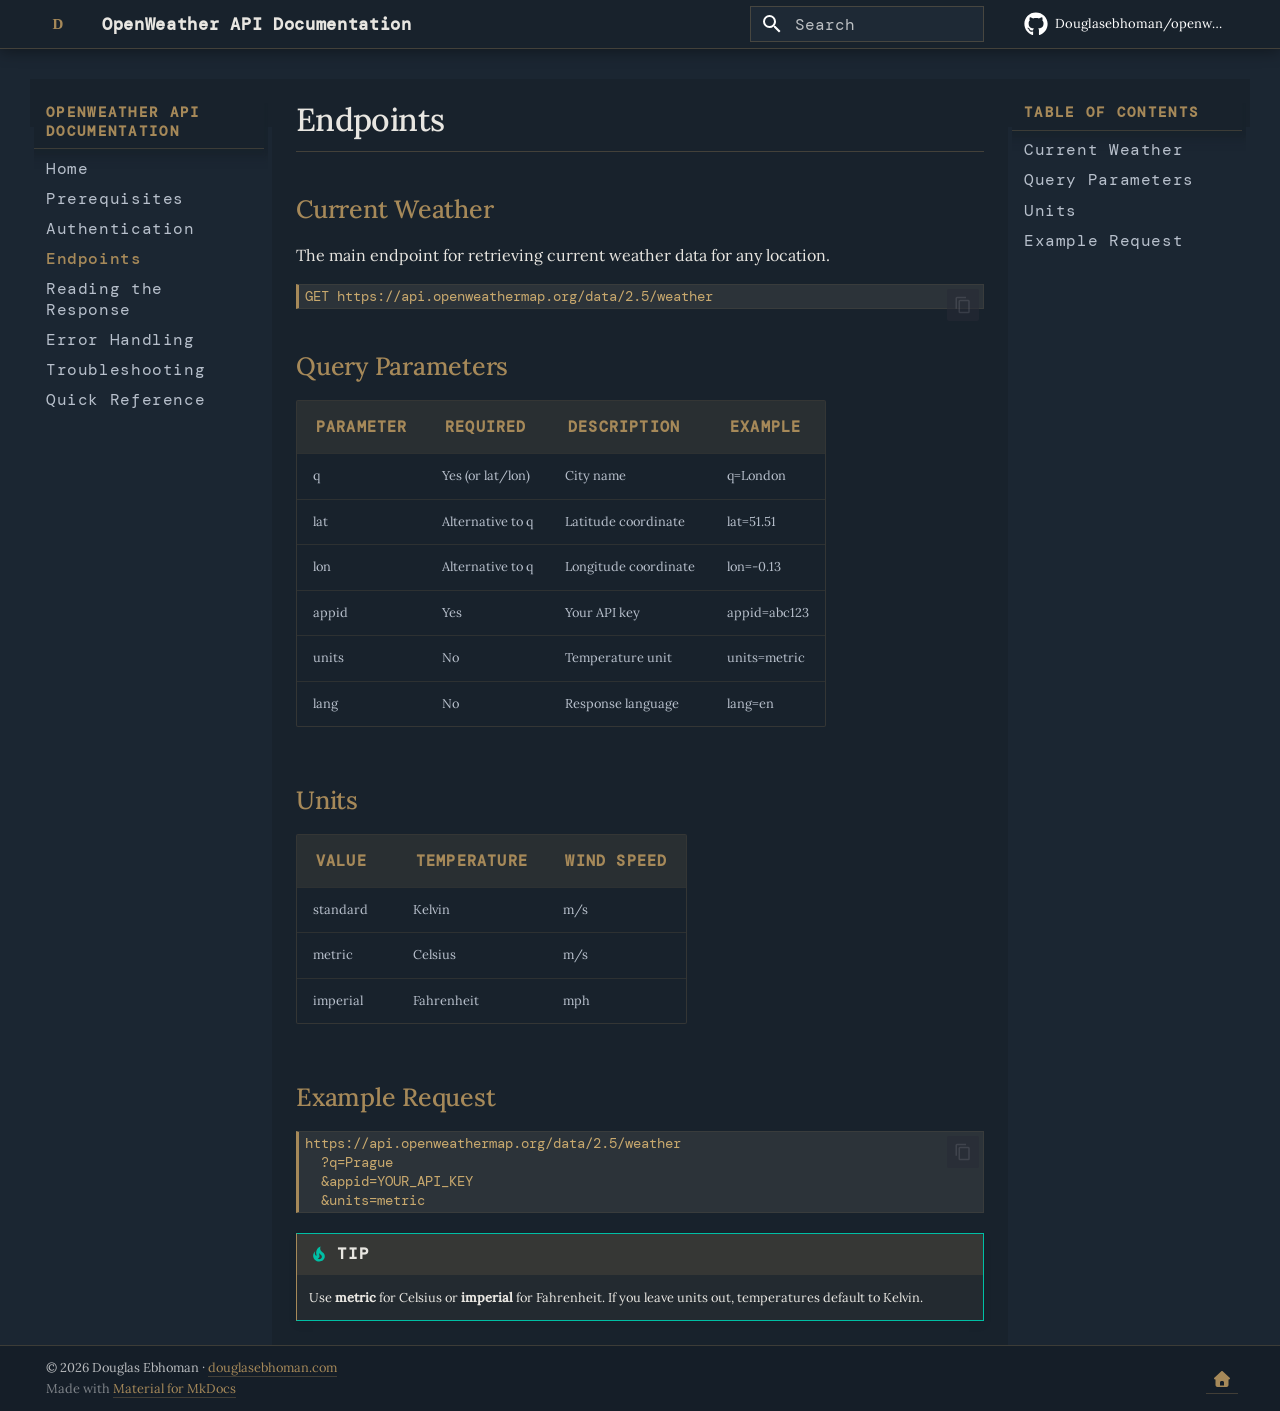
<file: endpoints/index.html>
<!doctype html>
<html lang="en" class="no-js">
  <head>
    
      <meta charset="utf-8">
      <meta name="viewport" content="width=device-width,initial-scale=1">
      
        <meta name="description" content="A practical getting started guide for the OpenWeather REST API — written for anyone, not just developers.">
      
      
        <meta name="author" content="Douglas Ebhoman">
      
      
        <link rel="canonical" href="https://douglasebhoman.com/openweather-docs/endpoints/">
      
      
        <link rel="prev" href="../authentication/">
      
      
        <link rel="next" href="../response/">
      
      
        
      
      
      <link rel="icon" href="../assets/images/favicon.png">
      <meta name="generator" content="mkdocs-1.6.1, mkdocs-material-9.8.1">
    
    
      
        <title>Endpoints - OpenWeather API Documentation</title>
      
    
    
      <link rel="stylesheet" href="../assets/stylesheets/main.57a0d79d.min.css">
      
        
        <link rel="stylesheet" href="../assets/stylesheets/palette.fb2fffe2.min.css">
      
      


    
    
      
    
    
      
    
    
      <link rel="stylesheet" href="../stylesheets/brand.css">
    
    <script>__md_scope=new URL("..",location),__md_hash=e=>[...e].reduce(((e,_)=>(e<<5)-e+_.charCodeAt(0)),0),__md_get=(e,_=localStorage,t=__md_scope)=>JSON.parse(_.getItem(t.pathname+"."+e)),__md_set=(e,_,t=localStorage,a=__md_scope)=>{try{t.setItem(a.pathname+"."+e,JSON.stringify(_))}catch(e){}}</script>
    
      

    
    
  </head>
  
  
    
    
    
    
    
    <body dir="ltr" data-md-color-scheme="slate" data-md-color-primary="custom" data-md-color-accent="custom">
  
    
    <input class="md-toggle" data-md-toggle="drawer" type="checkbox" id="__drawer" autocomplete="off">
    <input class="md-toggle" data-md-toggle="search" type="checkbox" id="__search" autocomplete="off">
    <label class="md-overlay" for="__drawer"></label>
    <div data-md-component="skip">
      
        
        <a href="#endpoints" class="md-skip">
          Skip to content
        </a>
      
    </div>
    <div data-md-component="announce">
      
    </div>
    
    
      

  

<header class="md-header md-header--shadow" data-md-component="header">
  <nav class="md-header__inner md-grid" aria-label="Header">
    <a href=".." title="OpenWeather API Documentation" class="md-header__button md-logo" aria-label="OpenWeather API Documentation" data-md-component="logo">
      
  <img src="../assets/logo.svg" alt="logo">

    </a>
    <label class="md-header__button md-icon" for="__drawer">
      
      <svg xmlns="http://www.w3.org/2000/svg" viewBox="0 0 24 24"><path d="M3 6h18v2H3zm0 5h18v2H3zm0 5h18v2H3z"/></svg>
    </label>
    <div class="md-header__title" data-md-component="header-title">
      <div class="md-header__ellipsis">
        <div class="md-header__topic">
          <span class="md-ellipsis">
            OpenWeather API Documentation
          </span>
        </div>
        <div class="md-header__topic" data-md-component="header-topic">
          <span class="md-ellipsis">
            
              Endpoints
            
          </span>
        </div>
      </div>
    </div>
    
      
    
    
    
    
      
      
        <label class="md-header__button md-icon" for="__search">
          
          <svg xmlns="http://www.w3.org/2000/svg" viewBox="0 0 24 24"><path d="M9.5 3A6.5 6.5 0 0 1 16 9.5c0 1.61-.59 3.09-1.56 4.23l.27.27h.79l5 5-1.5 1.5-5-5v-.79l-.27-.27A6.52 6.52 0 0 1 9.5 16 6.5 6.5 0 0 1 3 9.5 6.5 6.5 0 0 1 9.5 3m0 2C7 5 5 7 5 9.5S7 14 9.5 14 14 12 14 9.5 12 5 9.5 5"/></svg>
        </label>
        <div class="md-search" data-md-component="search" role="dialog">
  <label class="md-search__overlay" for="__search"></label>
  <div class="md-search__inner" role="search">
    <form class="md-search__form" name="search">
      <input type="text" class="md-search__input" name="query" aria-label="Search" placeholder="Search" autocapitalize="off" autocorrect="off" autocomplete="off" spellcheck="false" data-md-component="search-query" required>
      <label class="md-search__icon md-icon" for="__search">
        
        <svg xmlns="http://www.w3.org/2000/svg" viewBox="0 0 24 24"><path d="M9.5 3A6.5 6.5 0 0 1 16 9.5c0 1.61-.59 3.09-1.56 4.23l.27.27h.79l5 5-1.5 1.5-5-5v-.79l-.27-.27A6.52 6.52 0 0 1 9.5 16 6.5 6.5 0 0 1 3 9.5 6.5 6.5 0 0 1 9.5 3m0 2C7 5 5 7 5 9.5S7 14 9.5 14 14 12 14 9.5 12 5 9.5 5"/></svg>
        
        <svg xmlns="http://www.w3.org/2000/svg" viewBox="0 0 24 24"><path d="M20 11v2H8l5.5 5.5-1.42 1.42L4.16 12l7.92-7.92L13.5 5.5 8 11z"/></svg>
      </label>
      <nav class="md-search__options" aria-label="Search">
        
        <button type="reset" class="md-search__icon md-icon" title="Clear" aria-label="Clear" tabindex="-1">
          
          <svg xmlns="http://www.w3.org/2000/svg" viewBox="0 0 24 24"><path d="M19 6.41 17.59 5 12 10.59 6.41 5 5 6.41 10.59 12 5 17.59 6.41 19 12 13.41 17.59 19 19 17.59 13.41 12z"/></svg>
        </button>
      </nav>
      
        <div class="md-search__suggest" data-md-component="search-suggest"></div>
      
    </form>
    <div class="md-search__output">
      <div class="md-search__scrollwrap" tabindex="0" data-md-scrollfix>
        <div class="md-search-result" data-md-component="search-result">
          <div class="md-search-result__meta">
            Initializing search
          </div>
          <ol class="md-search-result__list" role="presentation"></ol>
        </div>
      </div>
    </div>
  </div>
</div>
      
    
    
      <div class="md-header__source">
        <a href="https://github.com/Douglasebhoman/openweather-docs" title="Go to repository" class="md-source" data-md-component="source">
  <div class="md-source__icon md-icon">
    
    <svg xmlns="http://www.w3.org/2000/svg" viewBox="0 0 512 512"><!--! Font Awesome Free 7.1.0 by @fontawesome - https://fontawesome.com License - https://fontawesome.com/license/free (Icons: CC BY 4.0, Fonts: SIL OFL 1.1, Code: MIT License) Copyright 2025 Fonticons, Inc.--><path d="M173.9 397.4c0 2-2.3 3.6-5.2 3.6-3.3.3-5.6-1.3-5.6-3.6 0-2 2.3-3.6 5.2-3.6 3-.3 5.6 1.3 5.6 3.6m-31.1-4.5c-.7 2 1.3 4.3 4.3 4.9 2.6 1 5.6 0 6.2-2s-1.3-4.3-4.3-5.2c-2.6-.7-5.5.3-6.2 2.3m44.2-1.7c-2.9.7-4.9 2.6-4.6 4.9.3 2 2.9 3.3 5.9 2.6 2.9-.7 4.9-2.6 4.6-4.6-.3-1.9-3-3.2-5.9-2.9M252.8 8C114.1 8 8 113.3 8 252c0 110.9 69.8 205.8 169.5 239.2 12.8 2.3 17.3-5.6 17.3-12.1 0-6.2-.3-40.4-.3-61.4 0 0-70 15-84.7-29.8 0 0-11.4-29.1-27.8-36.6 0 0-22.9-15.7 1.6-15.4 0 0 24.9 2 38.6 25.8 21.9 38.6 58.6 27.5 72.9 20.9 2.3-16 8.8-27.1 16-33.7-55.9-6.2-112.3-14.3-112.3-110.5 0-27.5 7.6-41.3 23.6-58.9-2.6-6.5-11.1-33.3 2.6-67.9 20.9-6.5 69 27 69 27 20-5.6 41.5-8.5 62.8-8.5s42.8 2.9 62.8 8.5c0 0 48.1-33.6 69-27 13.7 34.7 5.2 61.4 2.6 67.9 16 17.7 25.8 31.5 25.8 58.9 0 96.5-58.9 104.2-114.8 110.5 9.2 7.9 17 22.9 17 46.4 0 33.7-.3 75.4-.3 83.6 0 6.5 4.6 14.4 17.3 12.1C436.2 457.8 504 362.9 504 252 504 113.3 391.5 8 252.8 8M105.2 352.9c-1.3 1-1 3.3.7 5.2 1.6 1.6 3.9 2.3 5.2 1 1.3-1 1-3.3-.7-5.2-1.6-1.6-3.9-2.3-5.2-1m-10.8-8.1c-.7 1.3.3 2.9 2.3 3.9 1.6 1 3.6.7 4.3-.7.7-1.3-.3-2.9-2.3-3.9-2-.6-3.6-.3-4.3.7m32.4 35.6c-1.6 1.3-1 4.3 1.3 6.2 2.3 2.3 5.2 2.6 6.5 1 1.3-1.3.7-4.3-1.3-6.2-2.2-2.3-5.2-2.6-6.5-1m-11.4-14.7c-1.6 1-1.6 3.6 0 5.9s4.3 3.3 5.6 2.3c1.6-1.3 1.6-3.9 0-6.2-1.4-2.3-4-3.3-5.6-2"/></svg>
  </div>
  <div class="md-source__repository">
    Douglasebhoman/openweather-docs
  </div>
</a>
      </div>
    
  </nav>
  
</header>
    
    <div class="md-container" data-md-component="container">
      
      
        
          
        
      
      <main class="md-main" data-md-component="main">
        <div class="md-main__inner md-grid">
          
            
              
              <div class="md-sidebar md-sidebar--primary" data-md-component="sidebar" data-md-type="navigation" >
                <div class="md-sidebar__scrollwrap">
                  <div class="md-sidebar__inner">
                    



<nav class="md-nav md-nav--primary" aria-label="Navigation" data-md-level="0">
  <label class="md-nav__title" for="__drawer">
    <a href=".." title="OpenWeather API Documentation" class="md-nav__button md-logo" aria-label="OpenWeather API Documentation" data-md-component="logo">
      
  <img src="../assets/logo.svg" alt="logo">

    </a>
    OpenWeather API Documentation
  </label>
  
    <div class="md-nav__source">
      <a href="https://github.com/Douglasebhoman/openweather-docs" title="Go to repository" class="md-source" data-md-component="source">
  <div class="md-source__icon md-icon">
    
    <svg xmlns="http://www.w3.org/2000/svg" viewBox="0 0 512 512"><!--! Font Awesome Free 7.1.0 by @fontawesome - https://fontawesome.com License - https://fontawesome.com/license/free (Icons: CC BY 4.0, Fonts: SIL OFL 1.1, Code: MIT License) Copyright 2025 Fonticons, Inc.--><path d="M173.9 397.4c0 2-2.3 3.6-5.2 3.6-3.3.3-5.6-1.3-5.6-3.6 0-2 2.3-3.6 5.2-3.6 3-.3 5.6 1.3 5.6 3.6m-31.1-4.5c-.7 2 1.3 4.3 4.3 4.9 2.6 1 5.6 0 6.2-2s-1.3-4.3-4.3-5.2c-2.6-.7-5.5.3-6.2 2.3m44.2-1.7c-2.9.7-4.9 2.6-4.6 4.9.3 2 2.9 3.3 5.9 2.6 2.9-.7 4.9-2.6 4.6-4.6-.3-1.9-3-3.2-5.9-2.9M252.8 8C114.1 8 8 113.3 8 252c0 110.9 69.8 205.8 169.5 239.2 12.8 2.3 17.3-5.6 17.3-12.1 0-6.2-.3-40.4-.3-61.4 0 0-70 15-84.7-29.8 0 0-11.4-29.1-27.8-36.6 0 0-22.9-15.7 1.6-15.4 0 0 24.9 2 38.6 25.8 21.9 38.6 58.6 27.5 72.9 20.9 2.3-16 8.8-27.1 16-33.7-55.9-6.2-112.3-14.3-112.3-110.5 0-27.5 7.6-41.3 23.6-58.9-2.6-6.5-11.1-33.3 2.6-67.9 20.9-6.5 69 27 69 27 20-5.6 41.5-8.5 62.8-8.5s42.8 2.9 62.8 8.5c0 0 48.1-33.6 69-27 13.7 34.7 5.2 61.4 2.6 67.9 16 17.7 25.8 31.5 25.8 58.9 0 96.5-58.9 104.2-114.8 110.5 9.2 7.9 17 22.9 17 46.4 0 33.7-.3 75.4-.3 83.6 0 6.5 4.6 14.4 17.3 12.1C436.2 457.8 504 362.9 504 252 504 113.3 391.5 8 252.8 8M105.2 352.9c-1.3 1-1 3.3.7 5.2 1.6 1.6 3.9 2.3 5.2 1 1.3-1 1-3.3-.7-5.2-1.6-1.6-3.9-2.3-5.2-1m-10.8-8.1c-.7 1.3.3 2.9 2.3 3.9 1.6 1 3.6.7 4.3-.7.7-1.3-.3-2.9-2.3-3.9-2-.6-3.6-.3-4.3.7m32.4 35.6c-1.6 1.3-1 4.3 1.3 6.2 2.3 2.3 5.2 2.6 6.5 1 1.3-1.3.7-4.3-1.3-6.2-2.2-2.3-5.2-2.6-6.5-1m-11.4-14.7c-1.6 1-1.6 3.6 0 5.9s4.3 3.3 5.6 2.3c1.6-1.3 1.6-3.9 0-6.2-1.4-2.3-4-3.3-5.6-2"/></svg>
  </div>
  <div class="md-source__repository">
    Douglasebhoman/openweather-docs
  </div>
</a>
    </div>
  
  <ul class="md-nav__list" data-md-scrollfix>
    
      
      
  
  
  
  
    <li class="md-nav__item">
      <a href=".." class="md-nav__link">
        
  
  
  <span class="md-ellipsis">
    
  
    Home
  

    
  </span>
  
  

      </a>
    </li>
  

    
      
      
  
  
  
  
    <li class="md-nav__item">
      <a href="../prerequisites/" class="md-nav__link">
        
  
  
  <span class="md-ellipsis">
    
  
    Prerequisites
  

    
  </span>
  
  

      </a>
    </li>
  

    
      
      
  
  
  
  
    <li class="md-nav__item">
      <a href="../authentication/" class="md-nav__link">
        
  
  
  <span class="md-ellipsis">
    
  
    Authentication
  

    
  </span>
  
  

      </a>
    </li>
  

    
      
      
  
  
    
  
  
  
    <li class="md-nav__item md-nav__item--active">
      
      <input class="md-nav__toggle md-toggle" type="checkbox" id="__toc">
      
      
        
      
      
        <label class="md-nav__link md-nav__link--active" for="__toc">
          
  
  
  <span class="md-ellipsis">
    
  
    Endpoints
  

    
  </span>
  
  

          <span class="md-nav__icon md-icon"></span>
        </label>
      
      <a href="./" class="md-nav__link md-nav__link--active">
        
  
  
  <span class="md-ellipsis">
    
  
    Endpoints
  

    
  </span>
  
  

      </a>
      
        

<nav class="md-nav md-nav--secondary" aria-label="Table of contents">
  
  
  
    
  
  
    <label class="md-nav__title" for="__toc">
      <span class="md-nav__icon md-icon"></span>
      Table of contents
    </label>
    <ul class="md-nav__list" data-md-component="toc" data-md-scrollfix>
      
        <li class="md-nav__item">
  <a href="#current-weather" class="md-nav__link">
    <span class="md-ellipsis">
      
        Current Weather
      
    </span>
  </a>
  
</li>
      
        <li class="md-nav__item">
  <a href="#query-parameters" class="md-nav__link">
    <span class="md-ellipsis">
      
        Query Parameters
      
    </span>
  </a>
  
</li>
      
        <li class="md-nav__item">
  <a href="#units" class="md-nav__link">
    <span class="md-ellipsis">
      
        Units
      
    </span>
  </a>
  
</li>
      
        <li class="md-nav__item">
  <a href="#example-request" class="md-nav__link">
    <span class="md-ellipsis">
      
        Example Request
      
    </span>
  </a>
  
</li>
      
    </ul>
  
</nav>
      
    </li>
  

    
      
      
  
  
  
  
    <li class="md-nav__item">
      <a href="../response/" class="md-nav__link">
        
  
  
  <span class="md-ellipsis">
    
  
    Reading the Response
  

    
  </span>
  
  

      </a>
    </li>
  

    
      
      
  
  
  
  
    <li class="md-nav__item">
      <a href="../errors/" class="md-nav__link">
        
  
  
  <span class="md-ellipsis">
    
  
    Error Handling
  

    
  </span>
  
  

      </a>
    </li>
  

    
      
      
  
  
  
  
    <li class="md-nav__item">
      <a href="../troubleshooting/" class="md-nav__link">
        
  
  
  <span class="md-ellipsis">
    
  
    Troubleshooting
  

    
  </span>
  
  

      </a>
    </li>
  

    
      
      
  
  
  
  
    <li class="md-nav__item">
      <a href="../quickreference/" class="md-nav__link">
        
  
  
  <span class="md-ellipsis">
    
  
    Quick Reference
  

    
  </span>
  
  

      </a>
    </li>
  

    
  </ul>
</nav>
                  </div>
                </div>
              </div>
            
            
              
              <div class="md-sidebar md-sidebar--secondary" data-md-component="sidebar" data-md-type="toc" >
                <div class="md-sidebar__scrollwrap">
                  <div class="md-sidebar__inner">
                    

<nav class="md-nav md-nav--secondary" aria-label="Table of contents">
  
  
  
    
  
  
    <label class="md-nav__title" for="__toc">
      <span class="md-nav__icon md-icon"></span>
      Table of contents
    </label>
    <ul class="md-nav__list" data-md-component="toc" data-md-scrollfix>
      
        <li class="md-nav__item">
  <a href="#current-weather" class="md-nav__link">
    <span class="md-ellipsis">
      
        Current Weather
      
    </span>
  </a>
  
</li>
      
        <li class="md-nav__item">
  <a href="#query-parameters" class="md-nav__link">
    <span class="md-ellipsis">
      
        Query Parameters
      
    </span>
  </a>
  
</li>
      
        <li class="md-nav__item">
  <a href="#units" class="md-nav__link">
    <span class="md-ellipsis">
      
        Units
      
    </span>
  </a>
  
</li>
      
        <li class="md-nav__item">
  <a href="#example-request" class="md-nav__link">
    <span class="md-ellipsis">
      
        Example Request
      
    </span>
  </a>
  
</li>
      
    </ul>
  
</nav>
                  </div>
                </div>
              </div>
            
          
          
            <div class="md-content" data-md-component="content">
              
              <article class="md-content__inner md-typeset">
                
                  


  
  


<h1 id="endpoints">Endpoints</h1>
<h2 id="current-weather">Current Weather</h2>
<p>The main endpoint for retrieving current weather data for any location.
<div class="highlight"><pre><span></span><code><a id="__codelineno-0-1" name="__codelineno-0-1" href="#__codelineno-0-1"></a>GET https://api.openweathermap.org/data/2.5/weather
</code></pre></div></p>
<h2 id="query-parameters">Query Parameters</h2>
<table>
<thead>
<tr>
<th>Parameter</th>
<th>Required</th>
<th>Description</th>
<th>Example</th>
</tr>
</thead>
<tbody>
<tr>
<td>q</td>
<td>Yes (or lat/lon)</td>
<td>City name</td>
<td>q=London</td>
</tr>
<tr>
<td>lat</td>
<td>Alternative to q</td>
<td>Latitude coordinate</td>
<td>lat=51.51</td>
</tr>
<tr>
<td>lon</td>
<td>Alternative to q</td>
<td>Longitude coordinate</td>
<td>lon=-0.13</td>
</tr>
<tr>
<td>appid</td>
<td>Yes</td>
<td>Your API key</td>
<td>appid=abc123</td>
</tr>
<tr>
<td>units</td>
<td>No</td>
<td>Temperature unit</td>
<td>units=metric</td>
</tr>
<tr>
<td>lang</td>
<td>No</td>
<td>Response language</td>
<td>lang=en</td>
</tr>
</tbody>
</table>
<h2 id="units">Units</h2>
<table>
<thead>
<tr>
<th>Value</th>
<th>Temperature</th>
<th>Wind Speed</th>
</tr>
</thead>
<tbody>
<tr>
<td>standard</td>
<td>Kelvin</td>
<td>m/s</td>
</tr>
<tr>
<td>metric</td>
<td>Celsius</td>
<td>m/s</td>
</tr>
<tr>
<td>imperial</td>
<td>Fahrenheit</td>
<td>mph</td>
</tr>
</tbody>
</table>
<h2 id="example-request">Example Request</h2>
<div class="highlight"><pre><span></span><code><a id="__codelineno-1-1" name="__codelineno-1-1" href="#__codelineno-1-1"></a>https://api.openweathermap.org/data/2.5/weather
<a id="__codelineno-1-2" name="__codelineno-1-2" href="#__codelineno-1-2"></a>  ?q=Prague
<a id="__codelineno-1-3" name="__codelineno-1-3" href="#__codelineno-1-3"></a>  &amp;appid=YOUR_API_KEY
<a id="__codelineno-1-4" name="__codelineno-1-4" href="#__codelineno-1-4"></a>  &amp;units=metric
</code></pre></div>
<div class="admonition tip">
<p class="admonition-title">Tip</p>
<p>Use <strong>metric</strong> for Celsius or <strong>imperial</strong> for Fahrenheit. 
If you leave units out, temperatures default to Kelvin.</p>
</div>












                
              </article>
            </div>
          
          
<script>var target=document.getElementById(location.hash.slice(1));target&&target.name&&(target.checked=target.name.startsWith("__tabbed_"))</script>
        </div>
        
          <button type="button" class="md-top md-icon" data-md-component="top" hidden>
  
  <svg xmlns="http://www.w3.org/2000/svg" viewBox="0 0 24 24"><path d="M13 20h-2V8l-5.5 5.5-1.42-1.42L12 4.16l7.92 7.92-1.42 1.42L13 8z"/></svg>
  Back to top
</button>
        
      </main>
      
        <footer class="md-footer">
  
  <div class="md-footer-meta md-typeset">
    <div class="md-footer-meta__inner md-grid">
      <div class="md-copyright">
  
    <div class="md-copyright__highlight">
      © 2026 Douglas Ebhoman · <a href="https://douglasebhoman.com">douglasebhoman.com</a>
    </div>
  
  
    Made with
    <a href="https://squidfunk.github.io/mkdocs-material/" target="_blank" rel="noopener">
      Material for MkDocs
    </a>
  
</div>
      
        
<div class="md-social">
  
    
    
    
    
    <a href="https://douglasebhoman.com" target="_blank" rel="noopener" title="douglasebhoman.com" class="md-social__link">
      <svg xmlns="http://www.w3.org/2000/svg" viewBox="0 0 512 512"><!--! Font Awesome Free 7.1.0 by @fontawesome - https://fontawesome.com License - https://fontawesome.com/license/free (Icons: CC BY 4.0, Fonts: SIL OFL 1.1, Code: MIT License) Copyright 2025 Fonticons, Inc.--><path d="M277.8 8.6c-12.3-11.4-31.3-11.4-43.5 0l-224 208c-9.6 9-12.8 22.9-8 35.1S18.8 272 32 272h16v176c0 35.3 28.7 64 64 64h288c35.3 0 64-28.7 64-64V272h16c13.2 0 25-8.1 29.8-20.3s1.6-26.2-8-35.1zM240 320h32c26.5 0 48 21.5 48 48v96H192v-96c0-26.5 21.5-48 48-48"/></svg>
    </a>
  
</div>
      
    </div>
  </div>
</footer>
      
    </div>
    <div class="md-dialog" data-md-component="dialog">
      <div class="md-dialog__inner md-typeset"></div>
    </div>
    
    
    
      
      
      <script id="__config" type="application/json">{"annotate": null, "base": "..", "features": ["navigation.instant", "navigation.top", "navigation.sections", "search.highlight", "search.suggest", "content.code.copy"], "search": "../assets/javascripts/workers/search.a7633da7.min.js", "tags": null, "translations": {"clipboard.copied": "Copied to clipboard", "clipboard.copy": "Copy to clipboard", "search.result.more.one": "1 more on this page", "search.result.more.other": "# more on this page", "search.result.none": "No matching documents", "search.result.one": "1 matching document", "search.result.other": "# matching documents", "search.result.placeholder": "Type to start searching", "search.result.term.missing": "Missing", "select.version": "Select version"}, "version": null}</script>
    
    
      <script src="../assets/javascripts/bundle.a5f9d56c.min.js"></script>
      
    
  </body>
</html>
</file>
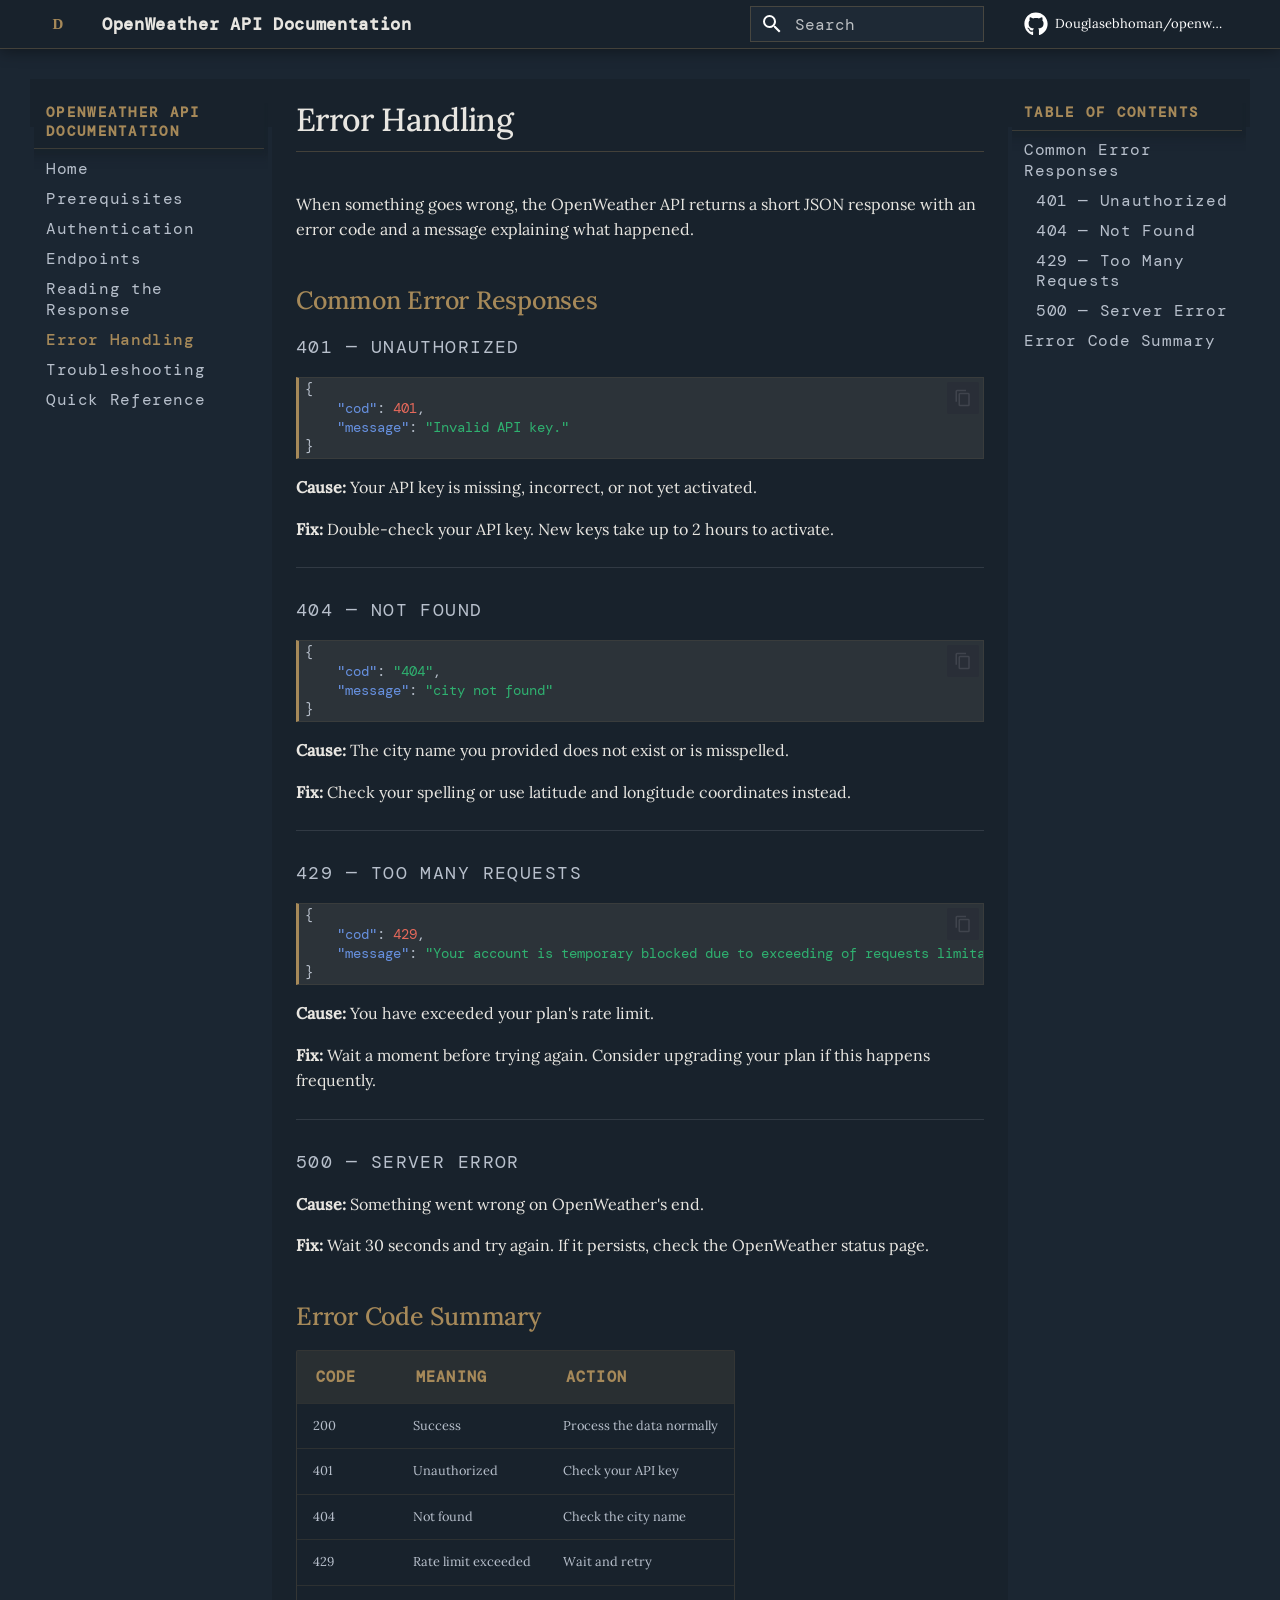
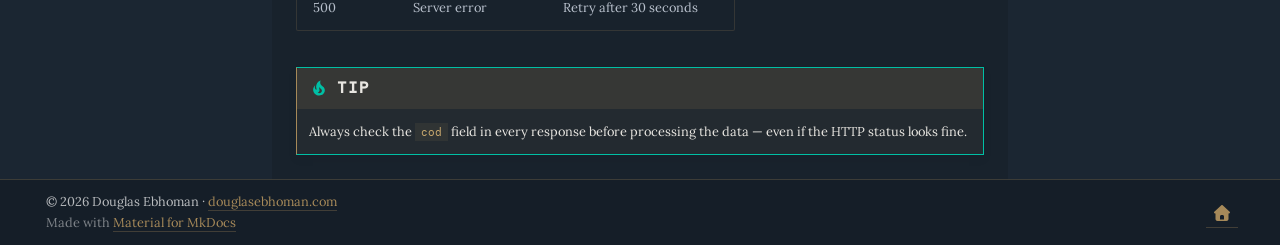
<file: errors/index.html>
<!doctype html>
<html lang="en" class="no-js">
  <head>
    
      <meta charset="utf-8">
      <meta name="viewport" content="width=device-width,initial-scale=1">
      
        <meta name="description" content="A practical getting started guide for the OpenWeather REST API — written for anyone, not just developers.">
      
      
        <meta name="author" content="Douglas Ebhoman">
      
      
        <link rel="canonical" href="https://douglasebhoman.com/openweather-docs/errors/">
      
      
        <link rel="prev" href="../response/">
      
      
        <link rel="next" href="../troubleshooting/">
      
      
        
      
      
      <link rel="icon" href="../assets/images/favicon.png">
      <meta name="generator" content="mkdocs-1.6.1, mkdocs-material-9.8.1">
    
    
      
        <title>Error Handling - OpenWeather API Documentation</title>
      
    
    
      <link rel="stylesheet" href="../assets/stylesheets/main.57a0d79d.min.css">
      
        
        <link rel="stylesheet" href="../assets/stylesheets/palette.fb2fffe2.min.css">
      
      


    
    
      
    
    
      
    
    
      <link rel="stylesheet" href="../stylesheets/brand.css">
    
    <script>__md_scope=new URL("..",location),__md_hash=e=>[...e].reduce(((e,_)=>(e<<5)-e+_.charCodeAt(0)),0),__md_get=(e,_=localStorage,t=__md_scope)=>JSON.parse(_.getItem(t.pathname+"."+e)),__md_set=(e,_,t=localStorage,a=__md_scope)=>{try{t.setItem(a.pathname+"."+e,JSON.stringify(_))}catch(e){}}</script>
    
      

    
    
  </head>
  
  
    
    
    
    
    
    <body dir="ltr" data-md-color-scheme="slate" data-md-color-primary="custom" data-md-color-accent="custom">
  
    
    <input class="md-toggle" data-md-toggle="drawer" type="checkbox" id="__drawer" autocomplete="off">
    <input class="md-toggle" data-md-toggle="search" type="checkbox" id="__search" autocomplete="off">
    <label class="md-overlay" for="__drawer"></label>
    <div data-md-component="skip">
      
        
        <a href="#error-handling" class="md-skip">
          Skip to content
        </a>
      
    </div>
    <div data-md-component="announce">
      
    </div>
    
    
      

  

<header class="md-header md-header--shadow" data-md-component="header">
  <nav class="md-header__inner md-grid" aria-label="Header">
    <a href=".." title="OpenWeather API Documentation" class="md-header__button md-logo" aria-label="OpenWeather API Documentation" data-md-component="logo">
      
  <img src="../assets/logo.svg" alt="logo">

    </a>
    <label class="md-header__button md-icon" for="__drawer">
      
      <svg xmlns="http://www.w3.org/2000/svg" viewBox="0 0 24 24"><path d="M3 6h18v2H3zm0 5h18v2H3zm0 5h18v2H3z"/></svg>
    </label>
    <div class="md-header__title" data-md-component="header-title">
      <div class="md-header__ellipsis">
        <div class="md-header__topic">
          <span class="md-ellipsis">
            OpenWeather API Documentation
          </span>
        </div>
        <div class="md-header__topic" data-md-component="header-topic">
          <span class="md-ellipsis">
            
              Error Handling
            
          </span>
        </div>
      </div>
    </div>
    
      
    
    
    
    
      
      
        <label class="md-header__button md-icon" for="__search">
          
          <svg xmlns="http://www.w3.org/2000/svg" viewBox="0 0 24 24"><path d="M9.5 3A6.5 6.5 0 0 1 16 9.5c0 1.61-.59 3.09-1.56 4.23l.27.27h.79l5 5-1.5 1.5-5-5v-.79l-.27-.27A6.52 6.52 0 0 1 9.5 16 6.5 6.5 0 0 1 3 9.5 6.5 6.5 0 0 1 9.5 3m0 2C7 5 5 7 5 9.5S7 14 9.5 14 14 12 14 9.5 12 5 9.5 5"/></svg>
        </label>
        <div class="md-search" data-md-component="search" role="dialog">
  <label class="md-search__overlay" for="__search"></label>
  <div class="md-search__inner" role="search">
    <form class="md-search__form" name="search">
      <input type="text" class="md-search__input" name="query" aria-label="Search" placeholder="Search" autocapitalize="off" autocorrect="off" autocomplete="off" spellcheck="false" data-md-component="search-query" required>
      <label class="md-search__icon md-icon" for="__search">
        
        <svg xmlns="http://www.w3.org/2000/svg" viewBox="0 0 24 24"><path d="M9.5 3A6.5 6.5 0 0 1 16 9.5c0 1.61-.59 3.09-1.56 4.23l.27.27h.79l5 5-1.5 1.5-5-5v-.79l-.27-.27A6.52 6.52 0 0 1 9.5 16 6.5 6.5 0 0 1 3 9.5 6.5 6.5 0 0 1 9.5 3m0 2C7 5 5 7 5 9.5S7 14 9.5 14 14 12 14 9.5 12 5 9.5 5"/></svg>
        
        <svg xmlns="http://www.w3.org/2000/svg" viewBox="0 0 24 24"><path d="M20 11v2H8l5.5 5.5-1.42 1.42L4.16 12l7.92-7.92L13.5 5.5 8 11z"/></svg>
      </label>
      <nav class="md-search__options" aria-label="Search">
        
        <button type="reset" class="md-search__icon md-icon" title="Clear" aria-label="Clear" tabindex="-1">
          
          <svg xmlns="http://www.w3.org/2000/svg" viewBox="0 0 24 24"><path d="M19 6.41 17.59 5 12 10.59 6.41 5 5 6.41 10.59 12 5 17.59 6.41 19 12 13.41 17.59 19 19 17.59 13.41 12z"/></svg>
        </button>
      </nav>
      
        <div class="md-search__suggest" data-md-component="search-suggest"></div>
      
    </form>
    <div class="md-search__output">
      <div class="md-search__scrollwrap" tabindex="0" data-md-scrollfix>
        <div class="md-search-result" data-md-component="search-result">
          <div class="md-search-result__meta">
            Initializing search
          </div>
          <ol class="md-search-result__list" role="presentation"></ol>
        </div>
      </div>
    </div>
  </div>
</div>
      
    
    
      <div class="md-header__source">
        <a href="https://github.com/Douglasebhoman/openweather-docs" title="Go to repository" class="md-source" data-md-component="source">
  <div class="md-source__icon md-icon">
    
    <svg xmlns="http://www.w3.org/2000/svg" viewBox="0 0 512 512"><!--! Font Awesome Free 7.1.0 by @fontawesome - https://fontawesome.com License - https://fontawesome.com/license/free (Icons: CC BY 4.0, Fonts: SIL OFL 1.1, Code: MIT License) Copyright 2025 Fonticons, Inc.--><path d="M173.9 397.4c0 2-2.3 3.6-5.2 3.6-3.3.3-5.6-1.3-5.6-3.6 0-2 2.3-3.6 5.2-3.6 3-.3 5.6 1.3 5.6 3.6m-31.1-4.5c-.7 2 1.3 4.3 4.3 4.9 2.6 1 5.6 0 6.2-2s-1.3-4.3-4.3-5.2c-2.6-.7-5.5.3-6.2 2.3m44.2-1.7c-2.9.7-4.9 2.6-4.6 4.9.3 2 2.9 3.3 5.9 2.6 2.9-.7 4.9-2.6 4.6-4.6-.3-1.9-3-3.2-5.9-2.9M252.8 8C114.1 8 8 113.3 8 252c0 110.9 69.8 205.8 169.5 239.2 12.8 2.3 17.3-5.6 17.3-12.1 0-6.2-.3-40.4-.3-61.4 0 0-70 15-84.7-29.8 0 0-11.4-29.1-27.8-36.6 0 0-22.9-15.7 1.6-15.4 0 0 24.9 2 38.6 25.8 21.9 38.6 58.6 27.5 72.9 20.9 2.3-16 8.8-27.1 16-33.7-55.9-6.2-112.3-14.3-112.3-110.5 0-27.5 7.6-41.3 23.6-58.9-2.6-6.5-11.1-33.3 2.6-67.9 20.9-6.5 69 27 69 27 20-5.6 41.5-8.5 62.8-8.5s42.8 2.9 62.8 8.5c0 0 48.1-33.6 69-27 13.7 34.7 5.2 61.4 2.6 67.9 16 17.7 25.8 31.5 25.8 58.9 0 96.5-58.9 104.2-114.8 110.5 9.2 7.9 17 22.9 17 46.4 0 33.7-.3 75.4-.3 83.6 0 6.5 4.6 14.4 17.3 12.1C436.2 457.8 504 362.9 504 252 504 113.3 391.5 8 252.8 8M105.2 352.9c-1.3 1-1 3.3.7 5.2 1.6 1.6 3.9 2.3 5.2 1 1.3-1 1-3.3-.7-5.2-1.6-1.6-3.9-2.3-5.2-1m-10.8-8.1c-.7 1.3.3 2.9 2.3 3.9 1.6 1 3.6.7 4.3-.7.7-1.3-.3-2.9-2.3-3.9-2-.6-3.6-.3-4.3.7m32.4 35.6c-1.6 1.3-1 4.3 1.3 6.2 2.3 2.3 5.2 2.6 6.5 1 1.3-1.3.7-4.3-1.3-6.2-2.2-2.3-5.2-2.6-6.5-1m-11.4-14.7c-1.6 1-1.6 3.6 0 5.9s4.3 3.3 5.6 2.3c1.6-1.3 1.6-3.9 0-6.2-1.4-2.3-4-3.3-5.6-2"/></svg>
  </div>
  <div class="md-source__repository">
    Douglasebhoman/openweather-docs
  </div>
</a>
      </div>
    
  </nav>
  
</header>
    
    <div class="md-container" data-md-component="container">
      
      
        
          
        
      
      <main class="md-main" data-md-component="main">
        <div class="md-main__inner md-grid">
          
            
              
              <div class="md-sidebar md-sidebar--primary" data-md-component="sidebar" data-md-type="navigation" >
                <div class="md-sidebar__scrollwrap">
                  <div class="md-sidebar__inner">
                    



<nav class="md-nav md-nav--primary" aria-label="Navigation" data-md-level="0">
  <label class="md-nav__title" for="__drawer">
    <a href=".." title="OpenWeather API Documentation" class="md-nav__button md-logo" aria-label="OpenWeather API Documentation" data-md-component="logo">
      
  <img src="../assets/logo.svg" alt="logo">

    </a>
    OpenWeather API Documentation
  </label>
  
    <div class="md-nav__source">
      <a href="https://github.com/Douglasebhoman/openweather-docs" title="Go to repository" class="md-source" data-md-component="source">
  <div class="md-source__icon md-icon">
    
    <svg xmlns="http://www.w3.org/2000/svg" viewBox="0 0 512 512"><!--! Font Awesome Free 7.1.0 by @fontawesome - https://fontawesome.com License - https://fontawesome.com/license/free (Icons: CC BY 4.0, Fonts: SIL OFL 1.1, Code: MIT License) Copyright 2025 Fonticons, Inc.--><path d="M173.9 397.4c0 2-2.3 3.6-5.2 3.6-3.3.3-5.6-1.3-5.6-3.6 0-2 2.3-3.6 5.2-3.6 3-.3 5.6 1.3 5.6 3.6m-31.1-4.5c-.7 2 1.3 4.3 4.3 4.9 2.6 1 5.6 0 6.2-2s-1.3-4.3-4.3-5.2c-2.6-.7-5.5.3-6.2 2.3m44.2-1.7c-2.9.7-4.9 2.6-4.6 4.9.3 2 2.9 3.3 5.9 2.6 2.9-.7 4.9-2.6 4.6-4.6-.3-1.9-3-3.2-5.9-2.9M252.8 8C114.1 8 8 113.3 8 252c0 110.9 69.8 205.8 169.5 239.2 12.8 2.3 17.3-5.6 17.3-12.1 0-6.2-.3-40.4-.3-61.4 0 0-70 15-84.7-29.8 0 0-11.4-29.1-27.8-36.6 0 0-22.9-15.7 1.6-15.4 0 0 24.9 2 38.6 25.8 21.9 38.6 58.6 27.5 72.9 20.9 2.3-16 8.8-27.1 16-33.7-55.9-6.2-112.3-14.3-112.3-110.5 0-27.5 7.6-41.3 23.6-58.9-2.6-6.5-11.1-33.3 2.6-67.9 20.9-6.5 69 27 69 27 20-5.6 41.5-8.5 62.8-8.5s42.8 2.9 62.8 8.5c0 0 48.1-33.6 69-27 13.7 34.7 5.2 61.4 2.6 67.9 16 17.7 25.8 31.5 25.8 58.9 0 96.5-58.9 104.2-114.8 110.5 9.2 7.9 17 22.9 17 46.4 0 33.7-.3 75.4-.3 83.6 0 6.5 4.6 14.4 17.3 12.1C436.2 457.8 504 362.9 504 252 504 113.3 391.5 8 252.8 8M105.2 352.9c-1.3 1-1 3.3.7 5.2 1.6 1.6 3.9 2.3 5.2 1 1.3-1 1-3.3-.7-5.2-1.6-1.6-3.9-2.3-5.2-1m-10.8-8.1c-.7 1.3.3 2.9 2.3 3.9 1.6 1 3.6.7 4.3-.7.7-1.3-.3-2.9-2.3-3.9-2-.6-3.6-.3-4.3.7m32.4 35.6c-1.6 1.3-1 4.3 1.3 6.2 2.3 2.3 5.2 2.6 6.5 1 1.3-1.3.7-4.3-1.3-6.2-2.2-2.3-5.2-2.6-6.5-1m-11.4-14.7c-1.6 1-1.6 3.6 0 5.9s4.3 3.3 5.6 2.3c1.6-1.3 1.6-3.9 0-6.2-1.4-2.3-4-3.3-5.6-2"/></svg>
  </div>
  <div class="md-source__repository">
    Douglasebhoman/openweather-docs
  </div>
</a>
    </div>
  
  <ul class="md-nav__list" data-md-scrollfix>
    
      
      
  
  
  
  
    <li class="md-nav__item">
      <a href=".." class="md-nav__link">
        
  
  
  <span class="md-ellipsis">
    
  
    Home
  

    
  </span>
  
  

      </a>
    </li>
  

    
      
      
  
  
  
  
    <li class="md-nav__item">
      <a href="../prerequisites/" class="md-nav__link">
        
  
  
  <span class="md-ellipsis">
    
  
    Prerequisites
  

    
  </span>
  
  

      </a>
    </li>
  

    
      
      
  
  
  
  
    <li class="md-nav__item">
      <a href="../authentication/" class="md-nav__link">
        
  
  
  <span class="md-ellipsis">
    
  
    Authentication
  

    
  </span>
  
  

      </a>
    </li>
  

    
      
      
  
  
  
  
    <li class="md-nav__item">
      <a href="../endpoints/" class="md-nav__link">
        
  
  
  <span class="md-ellipsis">
    
  
    Endpoints
  

    
  </span>
  
  

      </a>
    </li>
  

    
      
      
  
  
  
  
    <li class="md-nav__item">
      <a href="../response/" class="md-nav__link">
        
  
  
  <span class="md-ellipsis">
    
  
    Reading the Response
  

    
  </span>
  
  

      </a>
    </li>
  

    
      
      
  
  
    
  
  
  
    <li class="md-nav__item md-nav__item--active">
      
      <input class="md-nav__toggle md-toggle" type="checkbox" id="__toc">
      
      
        
      
      
        <label class="md-nav__link md-nav__link--active" for="__toc">
          
  
  
  <span class="md-ellipsis">
    
  
    Error Handling
  

    
  </span>
  
  

          <span class="md-nav__icon md-icon"></span>
        </label>
      
      <a href="./" class="md-nav__link md-nav__link--active">
        
  
  
  <span class="md-ellipsis">
    
  
    Error Handling
  

    
  </span>
  
  

      </a>
      
        

<nav class="md-nav md-nav--secondary" aria-label="Table of contents">
  
  
  
    
  
  
    <label class="md-nav__title" for="__toc">
      <span class="md-nav__icon md-icon"></span>
      Table of contents
    </label>
    <ul class="md-nav__list" data-md-component="toc" data-md-scrollfix>
      
        <li class="md-nav__item">
  <a href="#common-error-responses" class="md-nav__link">
    <span class="md-ellipsis">
      
        Common Error Responses
      
    </span>
  </a>
  
    <nav class="md-nav" aria-label="Common Error Responses">
      <ul class="md-nav__list">
        
          <li class="md-nav__item">
  <a href="#401-unauthorized" class="md-nav__link">
    <span class="md-ellipsis">
      
        401 — Unauthorized
      
    </span>
  </a>
  
</li>
        
          <li class="md-nav__item">
  <a href="#404-not-found" class="md-nav__link">
    <span class="md-ellipsis">
      
        404 — Not Found
      
    </span>
  </a>
  
</li>
        
          <li class="md-nav__item">
  <a href="#429-too-many-requests" class="md-nav__link">
    <span class="md-ellipsis">
      
        429 — Too Many Requests
      
    </span>
  </a>
  
</li>
        
          <li class="md-nav__item">
  <a href="#500-server-error" class="md-nav__link">
    <span class="md-ellipsis">
      
        500 — Server Error
      
    </span>
  </a>
  
</li>
        
      </ul>
    </nav>
  
</li>
      
        <li class="md-nav__item">
  <a href="#error-code-summary" class="md-nav__link">
    <span class="md-ellipsis">
      
        Error Code Summary
      
    </span>
  </a>
  
</li>
      
    </ul>
  
</nav>
      
    </li>
  

    
      
      
  
  
  
  
    <li class="md-nav__item">
      <a href="../troubleshooting/" class="md-nav__link">
        
  
  
  <span class="md-ellipsis">
    
  
    Troubleshooting
  

    
  </span>
  
  

      </a>
    </li>
  

    
      
      
  
  
  
  
    <li class="md-nav__item">
      <a href="../quickreference/" class="md-nav__link">
        
  
  
  <span class="md-ellipsis">
    
  
    Quick Reference
  

    
  </span>
  
  

      </a>
    </li>
  

    
  </ul>
</nav>
                  </div>
                </div>
              </div>
            
            
              
              <div class="md-sidebar md-sidebar--secondary" data-md-component="sidebar" data-md-type="toc" >
                <div class="md-sidebar__scrollwrap">
                  <div class="md-sidebar__inner">
                    

<nav class="md-nav md-nav--secondary" aria-label="Table of contents">
  
  
  
    
  
  
    <label class="md-nav__title" for="__toc">
      <span class="md-nav__icon md-icon"></span>
      Table of contents
    </label>
    <ul class="md-nav__list" data-md-component="toc" data-md-scrollfix>
      
        <li class="md-nav__item">
  <a href="#common-error-responses" class="md-nav__link">
    <span class="md-ellipsis">
      
        Common Error Responses
      
    </span>
  </a>
  
    <nav class="md-nav" aria-label="Common Error Responses">
      <ul class="md-nav__list">
        
          <li class="md-nav__item">
  <a href="#401-unauthorized" class="md-nav__link">
    <span class="md-ellipsis">
      
        401 — Unauthorized
      
    </span>
  </a>
  
</li>
        
          <li class="md-nav__item">
  <a href="#404-not-found" class="md-nav__link">
    <span class="md-ellipsis">
      
        404 — Not Found
      
    </span>
  </a>
  
</li>
        
          <li class="md-nav__item">
  <a href="#429-too-many-requests" class="md-nav__link">
    <span class="md-ellipsis">
      
        429 — Too Many Requests
      
    </span>
  </a>
  
</li>
        
          <li class="md-nav__item">
  <a href="#500-server-error" class="md-nav__link">
    <span class="md-ellipsis">
      
        500 — Server Error
      
    </span>
  </a>
  
</li>
        
      </ul>
    </nav>
  
</li>
      
        <li class="md-nav__item">
  <a href="#error-code-summary" class="md-nav__link">
    <span class="md-ellipsis">
      
        Error Code Summary
      
    </span>
  </a>
  
</li>
      
    </ul>
  
</nav>
                  </div>
                </div>
              </div>
            
          
          
            <div class="md-content" data-md-component="content">
              
              <article class="md-content__inner md-typeset">
                
                  


  
  


<h1 id="error-handling">Error Handling</h1>
<p>When something goes wrong, the OpenWeather API returns a short JSON 
response with an error code and a message explaining what happened.</p>
<h2 id="common-error-responses">Common Error Responses</h2>
<h3 id="401-unauthorized">401 — Unauthorized</h3>
<div class="highlight"><pre><span></span><code><a id="__codelineno-0-1" name="__codelineno-0-1" href="#__codelineno-0-1"></a><span class="p">{</span>
<a id="__codelineno-0-2" name="__codelineno-0-2" href="#__codelineno-0-2"></a><span class="w">    </span><span class="nt">"cod"</span><span class="p">:</span><span class="w"> </span><span class="mi">401</span><span class="p">,</span>
<a id="__codelineno-0-3" name="__codelineno-0-3" href="#__codelineno-0-3"></a><span class="w">    </span><span class="nt">"message"</span><span class="p">:</span><span class="w"> </span><span class="s2">"Invalid API key."</span>
<a id="__codelineno-0-4" name="__codelineno-0-4" href="#__codelineno-0-4"></a><span class="p">}</span>
</code></pre></div>
<p><strong>Cause:</strong> Your API key is missing, incorrect, or not yet activated.</p>
<p><strong>Fix:</strong> Double-check your API key. New keys take up to 2 hours to activate.</p>
<hr />
<h3 id="404-not-found">404 — Not Found</h3>
<div class="highlight"><pre><span></span><code><a id="__codelineno-1-1" name="__codelineno-1-1" href="#__codelineno-1-1"></a><span class="p">{</span>
<a id="__codelineno-1-2" name="__codelineno-1-2" href="#__codelineno-1-2"></a><span class="w">    </span><span class="nt">"cod"</span><span class="p">:</span><span class="w"> </span><span class="s2">"404"</span><span class="p">,</span>
<a id="__codelineno-1-3" name="__codelineno-1-3" href="#__codelineno-1-3"></a><span class="w">    </span><span class="nt">"message"</span><span class="p">:</span><span class="w"> </span><span class="s2">"city not found"</span>
<a id="__codelineno-1-4" name="__codelineno-1-4" href="#__codelineno-1-4"></a><span class="p">}</span>
</code></pre></div>
<p><strong>Cause:</strong> The city name you provided does not exist or is misspelled.</p>
<p><strong>Fix:</strong> Check your spelling or use latitude and longitude coordinates instead.</p>
<hr />
<h3 id="429-too-many-requests">429 — Too Many Requests</h3>
<div class="highlight"><pre><span></span><code><a id="__codelineno-2-1" name="__codelineno-2-1" href="#__codelineno-2-1"></a><span class="p">{</span>
<a id="__codelineno-2-2" name="__codelineno-2-2" href="#__codelineno-2-2"></a><span class="w">    </span><span class="nt">"cod"</span><span class="p">:</span><span class="w"> </span><span class="mi">429</span><span class="p">,</span>
<a id="__codelineno-2-3" name="__codelineno-2-3" href="#__codelineno-2-3"></a><span class="w">    </span><span class="nt">"message"</span><span class="p">:</span><span class="w"> </span><span class="s2">"Your account is temporary blocked due to exceeding of requests limitation of your subscription type."</span>
<a id="__codelineno-2-4" name="__codelineno-2-4" href="#__codelineno-2-4"></a><span class="p">}</span>
</code></pre></div>
<p><strong>Cause:</strong> You have exceeded your plan's rate limit.</p>
<p><strong>Fix:</strong> Wait a moment before trying again. Consider upgrading your plan 
if this happens frequently.</p>
<hr />
<h3 id="500-server-error">500 — Server Error</h3>
<p><strong>Cause:</strong> Something went wrong on OpenWeather's end.</p>
<p><strong>Fix:</strong> Wait 30 seconds and try again. If it persists, check the 
OpenWeather status page.</p>
<h2 id="error-code-summary">Error Code Summary</h2>
<table>
<thead>
<tr>
<th>Code</th>
<th>Meaning</th>
<th>Action</th>
</tr>
</thead>
<tbody>
<tr>
<td>200</td>
<td>Success</td>
<td>Process the data normally</td>
</tr>
<tr>
<td>401</td>
<td>Unauthorized</td>
<td>Check your API key</td>
</tr>
<tr>
<td>404</td>
<td>Not found</td>
<td>Check the city name</td>
</tr>
<tr>
<td>429</td>
<td>Rate limit exceeded</td>
<td>Wait and retry</td>
</tr>
<tr>
<td>500</td>
<td>Server error</td>
<td>Retry after 30 seconds</td>
</tr>
</tbody>
</table>
<div class="admonition tip">
<p class="admonition-title">Tip</p>
<p>Always check the <code>cod</code> field in every response before processing 
the data — even if the HTTP status looks fine.</p>
</div>












                
              </article>
            </div>
          
          
<script>var target=document.getElementById(location.hash.slice(1));target&&target.name&&(target.checked=target.name.startsWith("__tabbed_"))</script>
        </div>
        
          <button type="button" class="md-top md-icon" data-md-component="top" hidden>
  
  <svg xmlns="http://www.w3.org/2000/svg" viewBox="0 0 24 24"><path d="M13 20h-2V8l-5.5 5.5-1.42-1.42L12 4.16l7.92 7.92-1.42 1.42L13 8z"/></svg>
  Back to top
</button>
        
      </main>
      
        <footer class="md-footer">
  
  <div class="md-footer-meta md-typeset">
    <div class="md-footer-meta__inner md-grid">
      <div class="md-copyright">
  
    <div class="md-copyright__highlight">
      © 2026 Douglas Ebhoman · <a href="https://douglasebhoman.com">douglasebhoman.com</a>
    </div>
  
  
    Made with
    <a href="https://squidfunk.github.io/mkdocs-material/" target="_blank" rel="noopener">
      Material for MkDocs
    </a>
  
</div>
      
        
<div class="md-social">
  
    
    
    
    
    <a href="https://douglasebhoman.com" target="_blank" rel="noopener" title="douglasebhoman.com" class="md-social__link">
      <svg xmlns="http://www.w3.org/2000/svg" viewBox="0 0 512 512"><!--! Font Awesome Free 7.1.0 by @fontawesome - https://fontawesome.com License - https://fontawesome.com/license/free (Icons: CC BY 4.0, Fonts: SIL OFL 1.1, Code: MIT License) Copyright 2025 Fonticons, Inc.--><path d="M277.8 8.6c-12.3-11.4-31.3-11.4-43.5 0l-224 208c-9.6 9-12.8 22.9-8 35.1S18.8 272 32 272h16v176c0 35.3 28.7 64 64 64h288c35.3 0 64-28.7 64-64V272h16c13.2 0 25-8.1 29.8-20.3s1.6-26.2-8-35.1zM240 320h32c26.5 0 48 21.5 48 48v96H192v-96c0-26.5 21.5-48 48-48"/></svg>
    </a>
  
</div>
      
    </div>
  </div>
</footer>
      
    </div>
    <div class="md-dialog" data-md-component="dialog">
      <div class="md-dialog__inner md-typeset"></div>
    </div>
    
    
    
      
      
      <script id="__config" type="application/json">{"annotate": null, "base": "..", "features": ["navigation.instant", "navigation.top", "navigation.sections", "search.highlight", "search.suggest", "content.code.copy"], "search": "../assets/javascripts/workers/search.a7633da7.min.js", "tags": null, "translations": {"clipboard.copied": "Copied to clipboard", "clipboard.copy": "Copy to clipboard", "search.result.more.one": "1 more on this page", "search.result.more.other": "# more on this page", "search.result.none": "No matching documents", "search.result.one": "1 matching document", "search.result.other": "# matching documents", "search.result.placeholder": "Type to start searching", "search.result.term.missing": "Missing", "select.version": "Select version"}, "version": null}</script>
    
    
      <script src="../assets/javascripts/bundle.a5f9d56c.min.js"></script>
      
    
  </body>
</html>
</file>
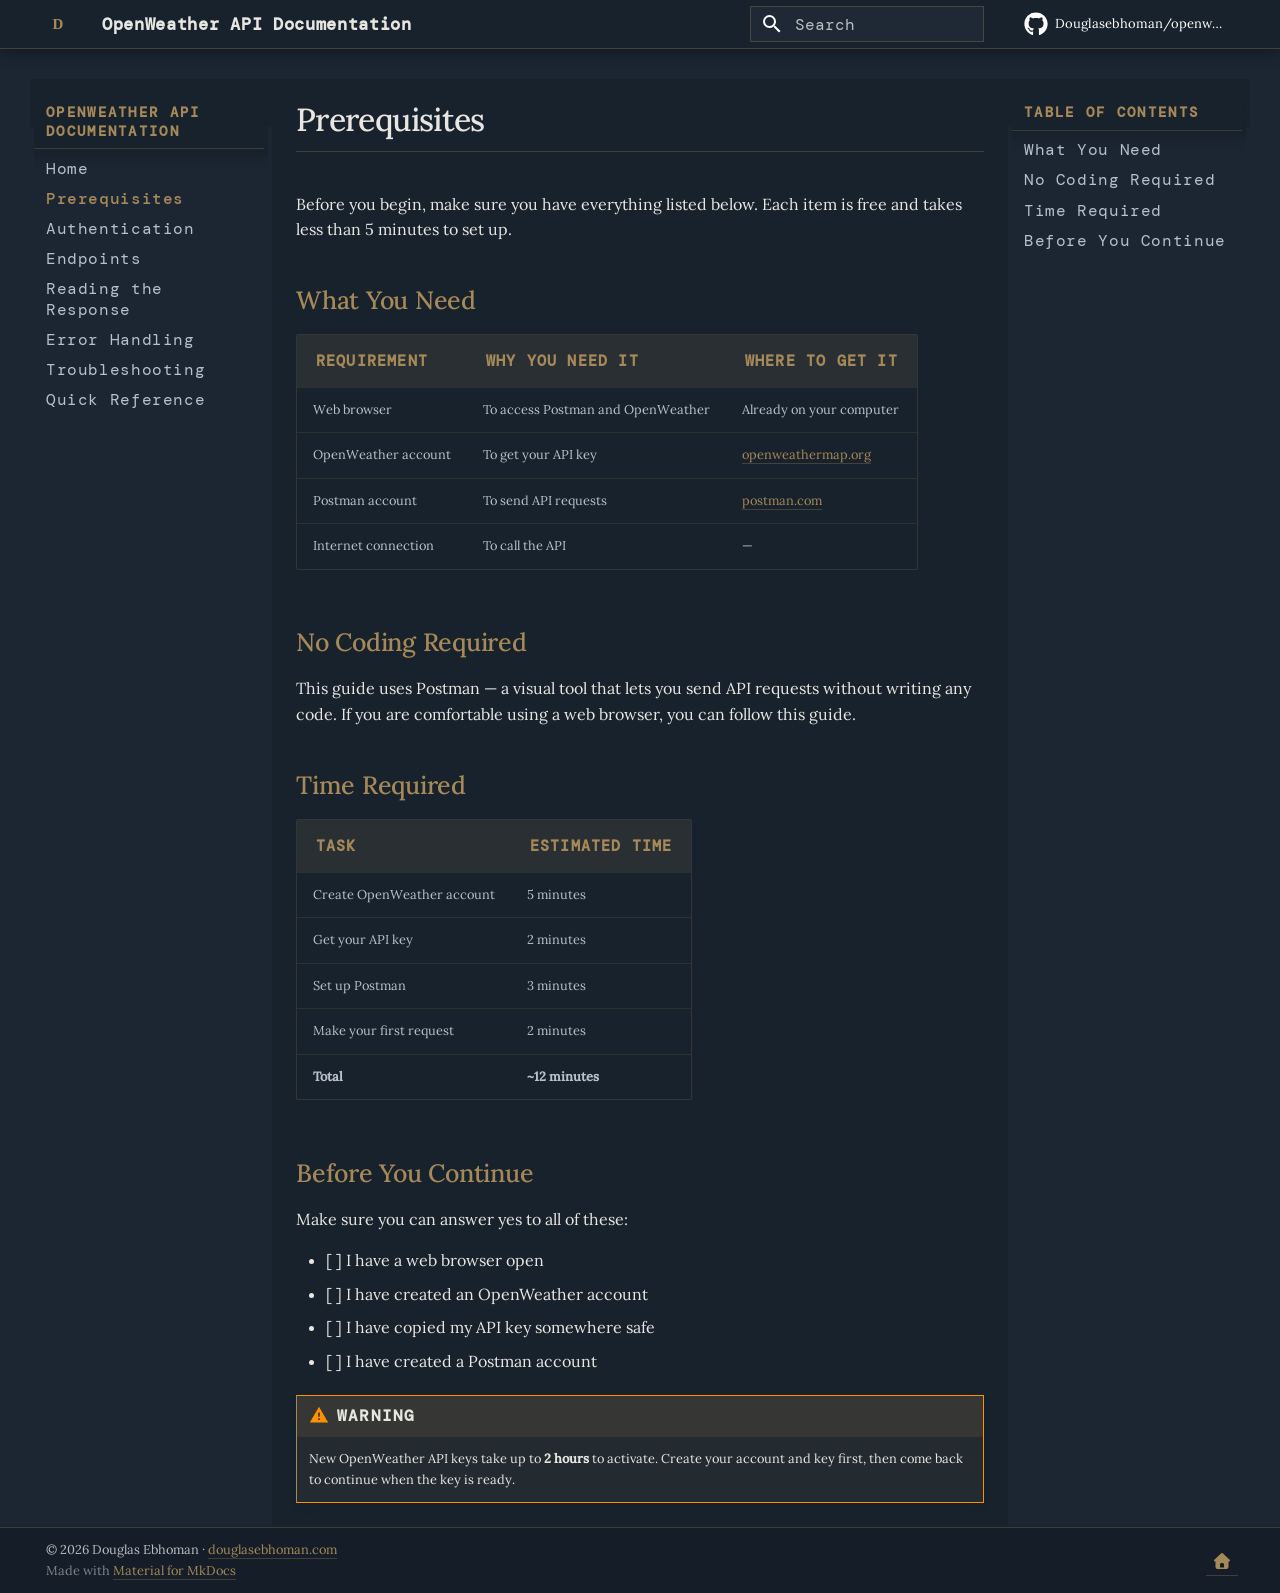
<file: prerequisites/index.html>
<!doctype html>
<html lang="en" class="no-js">
  <head>
    
      <meta charset="utf-8">
      <meta name="viewport" content="width=device-width,initial-scale=1">
      
        <meta name="description" content="A practical getting started guide for the OpenWeather REST API — written for anyone, not just developers.">
      
      
        <meta name="author" content="Douglas Ebhoman">
      
      
        <link rel="canonical" href="https://douglasebhoman.com/openweather-docs/prerequisites/">
      
      
        <link rel="prev" href="..">
      
      
        <link rel="next" href="../authentication/">
      
      
        
      
      
      <link rel="icon" href="../assets/images/favicon.png">
      <meta name="generator" content="mkdocs-1.6.1, mkdocs-material-9.8.1">
    
    
      
        <title>Prerequisites - OpenWeather API Documentation</title>
      
    
    
      <link rel="stylesheet" href="../assets/stylesheets/main.57a0d79d.min.css">
      
        
        <link rel="stylesheet" href="../assets/stylesheets/palette.fb2fffe2.min.css">
      
      


    
    
      
    
    
      
    
    
      <link rel="stylesheet" href="../stylesheets/brand.css">
    
    <script>__md_scope=new URL("..",location),__md_hash=e=>[...e].reduce(((e,_)=>(e<<5)-e+_.charCodeAt(0)),0),__md_get=(e,_=localStorage,t=__md_scope)=>JSON.parse(_.getItem(t.pathname+"."+e)),__md_set=(e,_,t=localStorage,a=__md_scope)=>{try{t.setItem(a.pathname+"."+e,JSON.stringify(_))}catch(e){}}</script>
    
      

    
    
  </head>
  
  
    
    
    
    
    
    <body dir="ltr" data-md-color-scheme="slate" data-md-color-primary="custom" data-md-color-accent="custom">
  
    
    <input class="md-toggle" data-md-toggle="drawer" type="checkbox" id="__drawer" autocomplete="off">
    <input class="md-toggle" data-md-toggle="search" type="checkbox" id="__search" autocomplete="off">
    <label class="md-overlay" for="__drawer"></label>
    <div data-md-component="skip">
      
        
        <a href="#prerequisites" class="md-skip">
          Skip to content
        </a>
      
    </div>
    <div data-md-component="announce">
      
    </div>
    
    
      

  

<header class="md-header md-header--shadow" data-md-component="header">
  <nav class="md-header__inner md-grid" aria-label="Header">
    <a href=".." title="OpenWeather API Documentation" class="md-header__button md-logo" aria-label="OpenWeather API Documentation" data-md-component="logo">
      
  <img src="../assets/logo.svg" alt="logo">

    </a>
    <label class="md-header__button md-icon" for="__drawer">
      
      <svg xmlns="http://www.w3.org/2000/svg" viewBox="0 0 24 24"><path d="M3 6h18v2H3zm0 5h18v2H3zm0 5h18v2H3z"/></svg>
    </label>
    <div class="md-header__title" data-md-component="header-title">
      <div class="md-header__ellipsis">
        <div class="md-header__topic">
          <span class="md-ellipsis">
            OpenWeather API Documentation
          </span>
        </div>
        <div class="md-header__topic" data-md-component="header-topic">
          <span class="md-ellipsis">
            
              Prerequisites
            
          </span>
        </div>
      </div>
    </div>
    
      
    
    
    
    
      
      
        <label class="md-header__button md-icon" for="__search">
          
          <svg xmlns="http://www.w3.org/2000/svg" viewBox="0 0 24 24"><path d="M9.5 3A6.5 6.5 0 0 1 16 9.5c0 1.61-.59 3.09-1.56 4.23l.27.27h.79l5 5-1.5 1.5-5-5v-.79l-.27-.27A6.52 6.52 0 0 1 9.5 16 6.5 6.5 0 0 1 3 9.5 6.5 6.5 0 0 1 9.5 3m0 2C7 5 5 7 5 9.5S7 14 9.5 14 14 12 14 9.5 12 5 9.5 5"/></svg>
        </label>
        <div class="md-search" data-md-component="search" role="dialog">
  <label class="md-search__overlay" for="__search"></label>
  <div class="md-search__inner" role="search">
    <form class="md-search__form" name="search">
      <input type="text" class="md-search__input" name="query" aria-label="Search" placeholder="Search" autocapitalize="off" autocorrect="off" autocomplete="off" spellcheck="false" data-md-component="search-query" required>
      <label class="md-search__icon md-icon" for="__search">
        
        <svg xmlns="http://www.w3.org/2000/svg" viewBox="0 0 24 24"><path d="M9.5 3A6.5 6.5 0 0 1 16 9.5c0 1.61-.59 3.09-1.56 4.23l.27.27h.79l5 5-1.5 1.5-5-5v-.79l-.27-.27A6.52 6.52 0 0 1 9.5 16 6.5 6.5 0 0 1 3 9.5 6.5 6.5 0 0 1 9.5 3m0 2C7 5 5 7 5 9.5S7 14 9.5 14 14 12 14 9.5 12 5 9.5 5"/></svg>
        
        <svg xmlns="http://www.w3.org/2000/svg" viewBox="0 0 24 24"><path d="M20 11v2H8l5.5 5.5-1.42 1.42L4.16 12l7.92-7.92L13.5 5.5 8 11z"/></svg>
      </label>
      <nav class="md-search__options" aria-label="Search">
        
        <button type="reset" class="md-search__icon md-icon" title="Clear" aria-label="Clear" tabindex="-1">
          
          <svg xmlns="http://www.w3.org/2000/svg" viewBox="0 0 24 24"><path d="M19 6.41 17.59 5 12 10.59 6.41 5 5 6.41 10.59 12 5 17.59 6.41 19 12 13.41 17.59 19 19 17.59 13.41 12z"/></svg>
        </button>
      </nav>
      
        <div class="md-search__suggest" data-md-component="search-suggest"></div>
      
    </form>
    <div class="md-search__output">
      <div class="md-search__scrollwrap" tabindex="0" data-md-scrollfix>
        <div class="md-search-result" data-md-component="search-result">
          <div class="md-search-result__meta">
            Initializing search
          </div>
          <ol class="md-search-result__list" role="presentation"></ol>
        </div>
      </div>
    </div>
  </div>
</div>
      
    
    
      <div class="md-header__source">
        <a href="https://github.com/Douglasebhoman/openweather-docs" title="Go to repository" class="md-source" data-md-component="source">
  <div class="md-source__icon md-icon">
    
    <svg xmlns="http://www.w3.org/2000/svg" viewBox="0 0 512 512"><!--! Font Awesome Free 7.1.0 by @fontawesome - https://fontawesome.com License - https://fontawesome.com/license/free (Icons: CC BY 4.0, Fonts: SIL OFL 1.1, Code: MIT License) Copyright 2025 Fonticons, Inc.--><path d="M173.9 397.4c0 2-2.3 3.6-5.2 3.6-3.3.3-5.6-1.3-5.6-3.6 0-2 2.3-3.6 5.2-3.6 3-.3 5.6 1.3 5.6 3.6m-31.1-4.5c-.7 2 1.3 4.3 4.3 4.9 2.6 1 5.6 0 6.2-2s-1.3-4.3-4.3-5.2c-2.6-.7-5.5.3-6.2 2.3m44.2-1.7c-2.9.7-4.9 2.6-4.6 4.9.3 2 2.9 3.3 5.9 2.6 2.9-.7 4.9-2.6 4.6-4.6-.3-1.9-3-3.2-5.9-2.9M252.8 8C114.1 8 8 113.3 8 252c0 110.9 69.8 205.8 169.5 239.2 12.8 2.3 17.3-5.6 17.3-12.1 0-6.2-.3-40.4-.3-61.4 0 0-70 15-84.7-29.8 0 0-11.4-29.1-27.8-36.6 0 0-22.9-15.7 1.6-15.4 0 0 24.9 2 38.6 25.8 21.9 38.6 58.6 27.5 72.9 20.9 2.3-16 8.8-27.1 16-33.7-55.9-6.2-112.3-14.3-112.3-110.5 0-27.5 7.6-41.3 23.6-58.9-2.6-6.5-11.1-33.3 2.6-67.9 20.9-6.5 69 27 69 27 20-5.6 41.5-8.5 62.8-8.5s42.8 2.9 62.8 8.5c0 0 48.1-33.6 69-27 13.7 34.7 5.2 61.4 2.6 67.9 16 17.7 25.8 31.5 25.8 58.9 0 96.5-58.9 104.2-114.8 110.5 9.2 7.9 17 22.9 17 46.4 0 33.7-.3 75.4-.3 83.6 0 6.5 4.6 14.4 17.3 12.1C436.2 457.8 504 362.9 504 252 504 113.3 391.5 8 252.8 8M105.2 352.9c-1.3 1-1 3.3.7 5.2 1.6 1.6 3.9 2.3 5.2 1 1.3-1 1-3.3-.7-5.2-1.6-1.6-3.9-2.3-5.2-1m-10.8-8.1c-.7 1.3.3 2.9 2.3 3.9 1.6 1 3.6.7 4.3-.7.7-1.3-.3-2.9-2.3-3.9-2-.6-3.6-.3-4.3.7m32.4 35.6c-1.6 1.3-1 4.3 1.3 6.2 2.3 2.3 5.2 2.6 6.5 1 1.3-1.3.7-4.3-1.3-6.2-2.2-2.3-5.2-2.6-6.5-1m-11.4-14.7c-1.6 1-1.6 3.6 0 5.9s4.3 3.3 5.6 2.3c1.6-1.3 1.6-3.9 0-6.2-1.4-2.3-4-3.3-5.6-2"/></svg>
  </div>
  <div class="md-source__repository">
    Douglasebhoman/openweather-docs
  </div>
</a>
      </div>
    
  </nav>
  
</header>
    
    <div class="md-container" data-md-component="container">
      
      
        
          
        
      
      <main class="md-main" data-md-component="main">
        <div class="md-main__inner md-grid">
          
            
              
              <div class="md-sidebar md-sidebar--primary" data-md-component="sidebar" data-md-type="navigation" >
                <div class="md-sidebar__scrollwrap">
                  <div class="md-sidebar__inner">
                    



<nav class="md-nav md-nav--primary" aria-label="Navigation" data-md-level="0">
  <label class="md-nav__title" for="__drawer">
    <a href=".." title="OpenWeather API Documentation" class="md-nav__button md-logo" aria-label="OpenWeather API Documentation" data-md-component="logo">
      
  <img src="../assets/logo.svg" alt="logo">

    </a>
    OpenWeather API Documentation
  </label>
  
    <div class="md-nav__source">
      <a href="https://github.com/Douglasebhoman/openweather-docs" title="Go to repository" class="md-source" data-md-component="source">
  <div class="md-source__icon md-icon">
    
    <svg xmlns="http://www.w3.org/2000/svg" viewBox="0 0 512 512"><!--! Font Awesome Free 7.1.0 by @fontawesome - https://fontawesome.com License - https://fontawesome.com/license/free (Icons: CC BY 4.0, Fonts: SIL OFL 1.1, Code: MIT License) Copyright 2025 Fonticons, Inc.--><path d="M173.9 397.4c0 2-2.3 3.6-5.2 3.6-3.3.3-5.6-1.3-5.6-3.6 0-2 2.3-3.6 5.2-3.6 3-.3 5.6 1.3 5.6 3.6m-31.1-4.5c-.7 2 1.3 4.3 4.3 4.9 2.6 1 5.6 0 6.2-2s-1.3-4.3-4.3-5.2c-2.6-.7-5.5.3-6.2 2.3m44.2-1.7c-2.9.7-4.9 2.6-4.6 4.9.3 2 2.9 3.3 5.9 2.6 2.9-.7 4.9-2.6 4.6-4.6-.3-1.9-3-3.2-5.9-2.9M252.8 8C114.1 8 8 113.3 8 252c0 110.9 69.8 205.8 169.5 239.2 12.8 2.3 17.3-5.6 17.3-12.1 0-6.2-.3-40.4-.3-61.4 0 0-70 15-84.7-29.8 0 0-11.4-29.1-27.8-36.6 0 0-22.9-15.7 1.6-15.4 0 0 24.9 2 38.6 25.8 21.9 38.6 58.6 27.5 72.9 20.9 2.3-16 8.8-27.1 16-33.7-55.9-6.2-112.3-14.3-112.3-110.5 0-27.5 7.6-41.3 23.6-58.9-2.6-6.5-11.1-33.3 2.6-67.9 20.9-6.5 69 27 69 27 20-5.6 41.5-8.5 62.8-8.5s42.8 2.9 62.8 8.5c0 0 48.1-33.6 69-27 13.7 34.7 5.2 61.4 2.6 67.9 16 17.7 25.8 31.5 25.8 58.9 0 96.5-58.9 104.2-114.8 110.5 9.2 7.9 17 22.9 17 46.4 0 33.7-.3 75.4-.3 83.6 0 6.5 4.6 14.4 17.3 12.1C436.2 457.8 504 362.9 504 252 504 113.3 391.5 8 252.8 8M105.2 352.9c-1.3 1-1 3.3.7 5.2 1.6 1.6 3.9 2.3 5.2 1 1.3-1 1-3.3-.7-5.2-1.6-1.6-3.9-2.3-5.2-1m-10.8-8.1c-.7 1.3.3 2.9 2.3 3.9 1.6 1 3.6.7 4.3-.7.7-1.3-.3-2.9-2.3-3.9-2-.6-3.6-.3-4.3.7m32.4 35.6c-1.6 1.3-1 4.3 1.3 6.2 2.3 2.3 5.2 2.6 6.5 1 1.3-1.3.7-4.3-1.3-6.2-2.2-2.3-5.2-2.6-6.5-1m-11.4-14.7c-1.6 1-1.6 3.6 0 5.9s4.3 3.3 5.6 2.3c1.6-1.3 1.6-3.9 0-6.2-1.4-2.3-4-3.3-5.6-2"/></svg>
  </div>
  <div class="md-source__repository">
    Douglasebhoman/openweather-docs
  </div>
</a>
    </div>
  
  <ul class="md-nav__list" data-md-scrollfix>
    
      
      
  
  
  
  
    <li class="md-nav__item">
      <a href=".." class="md-nav__link">
        
  
  
  <span class="md-ellipsis">
    
  
    Home
  

    
  </span>
  
  

      </a>
    </li>
  

    
      
      
  
  
    
  
  
  
    <li class="md-nav__item md-nav__item--active">
      
      <input class="md-nav__toggle md-toggle" type="checkbox" id="__toc">
      
      
        
      
      
        <label class="md-nav__link md-nav__link--active" for="__toc">
          
  
  
  <span class="md-ellipsis">
    
  
    Prerequisites
  

    
  </span>
  
  

          <span class="md-nav__icon md-icon"></span>
        </label>
      
      <a href="./" class="md-nav__link md-nav__link--active">
        
  
  
  <span class="md-ellipsis">
    
  
    Prerequisites
  

    
  </span>
  
  

      </a>
      
        

<nav class="md-nav md-nav--secondary" aria-label="Table of contents">
  
  
  
    
  
  
    <label class="md-nav__title" for="__toc">
      <span class="md-nav__icon md-icon"></span>
      Table of contents
    </label>
    <ul class="md-nav__list" data-md-component="toc" data-md-scrollfix>
      
        <li class="md-nav__item">
  <a href="#what-you-need" class="md-nav__link">
    <span class="md-ellipsis">
      
        What You Need
      
    </span>
  </a>
  
</li>
      
        <li class="md-nav__item">
  <a href="#no-coding-required" class="md-nav__link">
    <span class="md-ellipsis">
      
        No Coding Required
      
    </span>
  </a>
  
</li>
      
        <li class="md-nav__item">
  <a href="#time-required" class="md-nav__link">
    <span class="md-ellipsis">
      
        Time Required
      
    </span>
  </a>
  
</li>
      
        <li class="md-nav__item">
  <a href="#before-you-continue" class="md-nav__link">
    <span class="md-ellipsis">
      
        Before You Continue
      
    </span>
  </a>
  
</li>
      
    </ul>
  
</nav>
      
    </li>
  

    
      
      
  
  
  
  
    <li class="md-nav__item">
      <a href="../authentication/" class="md-nav__link">
        
  
  
  <span class="md-ellipsis">
    
  
    Authentication
  

    
  </span>
  
  

      </a>
    </li>
  

    
      
      
  
  
  
  
    <li class="md-nav__item">
      <a href="../endpoints/" class="md-nav__link">
        
  
  
  <span class="md-ellipsis">
    
  
    Endpoints
  

    
  </span>
  
  

      </a>
    </li>
  

    
      
      
  
  
  
  
    <li class="md-nav__item">
      <a href="../response/" class="md-nav__link">
        
  
  
  <span class="md-ellipsis">
    
  
    Reading the Response
  

    
  </span>
  
  

      </a>
    </li>
  

    
      
      
  
  
  
  
    <li class="md-nav__item">
      <a href="../errors/" class="md-nav__link">
        
  
  
  <span class="md-ellipsis">
    
  
    Error Handling
  

    
  </span>
  
  

      </a>
    </li>
  

    
      
      
  
  
  
  
    <li class="md-nav__item">
      <a href="../troubleshooting/" class="md-nav__link">
        
  
  
  <span class="md-ellipsis">
    
  
    Troubleshooting
  

    
  </span>
  
  

      </a>
    </li>
  

    
      
      
  
  
  
  
    <li class="md-nav__item">
      <a href="../quickreference/" class="md-nav__link">
        
  
  
  <span class="md-ellipsis">
    
  
    Quick Reference
  

    
  </span>
  
  

      </a>
    </li>
  

    
  </ul>
</nav>
                  </div>
                </div>
              </div>
            
            
              
              <div class="md-sidebar md-sidebar--secondary" data-md-component="sidebar" data-md-type="toc" >
                <div class="md-sidebar__scrollwrap">
                  <div class="md-sidebar__inner">
                    

<nav class="md-nav md-nav--secondary" aria-label="Table of contents">
  
  
  
    
  
  
    <label class="md-nav__title" for="__toc">
      <span class="md-nav__icon md-icon"></span>
      Table of contents
    </label>
    <ul class="md-nav__list" data-md-component="toc" data-md-scrollfix>
      
        <li class="md-nav__item">
  <a href="#what-you-need" class="md-nav__link">
    <span class="md-ellipsis">
      
        What You Need
      
    </span>
  </a>
  
</li>
      
        <li class="md-nav__item">
  <a href="#no-coding-required" class="md-nav__link">
    <span class="md-ellipsis">
      
        No Coding Required
      
    </span>
  </a>
  
</li>
      
        <li class="md-nav__item">
  <a href="#time-required" class="md-nav__link">
    <span class="md-ellipsis">
      
        Time Required
      
    </span>
  </a>
  
</li>
      
        <li class="md-nav__item">
  <a href="#before-you-continue" class="md-nav__link">
    <span class="md-ellipsis">
      
        Before You Continue
      
    </span>
  </a>
  
</li>
      
    </ul>
  
</nav>
                  </div>
                </div>
              </div>
            
          
          
            <div class="md-content" data-md-component="content">
              
              <article class="md-content__inner md-typeset">
                
                  


  
  


<h1 id="prerequisites">Prerequisites</h1>
<p>Before you begin, make sure you have everything listed below. 
Each item is free and takes less than 5 minutes to set up.</p>
<h2 id="what-you-need">What You Need</h2>
<table>
<thead>
<tr>
<th>Requirement</th>
<th>Why You Need It</th>
<th>Where To Get It</th>
</tr>
</thead>
<tbody>
<tr>
<td>Web browser</td>
<td>To access Postman and OpenWeather</td>
<td>Already on your computer</td>
</tr>
<tr>
<td>OpenWeather account</td>
<td>To get your API key</td>
<td><a href="https://openweathermap.org">openweathermap.org</a></td>
</tr>
<tr>
<td>Postman account</td>
<td>To send API requests</td>
<td><a href="https://postman.com">postman.com</a></td>
</tr>
<tr>
<td>Internet connection</td>
<td>To call the API</td>
<td>—</td>
</tr>
</tbody>
</table>
<h2 id="no-coding-required">No Coding Required</h2>
<p>This guide uses Postman — a visual tool that lets you send API 
requests without writing any code. If you are comfortable using 
a web browser, you can follow this guide.</p>
<h2 id="time-required">Time Required</h2>
<table>
<thead>
<tr>
<th>Task</th>
<th>Estimated Time</th>
</tr>
</thead>
<tbody>
<tr>
<td>Create OpenWeather account</td>
<td>5 minutes</td>
</tr>
<tr>
<td>Get your API key</td>
<td>2 minutes</td>
</tr>
<tr>
<td>Set up Postman</td>
<td>3 minutes</td>
</tr>
<tr>
<td>Make your first request</td>
<td>2 minutes</td>
</tr>
<tr>
<td><strong>Total</strong></td>
<td><strong>~12 minutes</strong></td>
</tr>
</tbody>
</table>
<h2 id="before-you-continue">Before You Continue</h2>
<p>Make sure you can answer yes to all of these:</p>
<ul>
<li>[ ] I have a web browser open</li>
<li>[ ] I have created an OpenWeather account</li>
<li>[ ] I have copied my API key somewhere safe</li>
<li>[ ] I have created a Postman account</li>
</ul>
<div class="admonition warning">
<p class="admonition-title">Warning</p>
<p>New OpenWeather API keys take up to <strong>2 hours</strong> to activate. 
Create your account and key first, then come back to continue 
when the key is ready.</p>
</div>












                
              </article>
            </div>
          
          
<script>var target=document.getElementById(location.hash.slice(1));target&&target.name&&(target.checked=target.name.startsWith("__tabbed_"))</script>
        </div>
        
          <button type="button" class="md-top md-icon" data-md-component="top" hidden>
  
  <svg xmlns="http://www.w3.org/2000/svg" viewBox="0 0 24 24"><path d="M13 20h-2V8l-5.5 5.5-1.42-1.42L12 4.16l7.92 7.92-1.42 1.42L13 8z"/></svg>
  Back to top
</button>
        
      </main>
      
        <footer class="md-footer">
  
  <div class="md-footer-meta md-typeset">
    <div class="md-footer-meta__inner md-grid">
      <div class="md-copyright">
  
    <div class="md-copyright__highlight">
      © 2026 Douglas Ebhoman · <a href="https://douglasebhoman.com">douglasebhoman.com</a>
    </div>
  
  
    Made with
    <a href="https://squidfunk.github.io/mkdocs-material/" target="_blank" rel="noopener">
      Material for MkDocs
    </a>
  
</div>
      
        
<div class="md-social">
  
    
    
    
    
    <a href="https://douglasebhoman.com" target="_blank" rel="noopener" title="douglasebhoman.com" class="md-social__link">
      <svg xmlns="http://www.w3.org/2000/svg" viewBox="0 0 512 512"><!--! Font Awesome Free 7.1.0 by @fontawesome - https://fontawesome.com License - https://fontawesome.com/license/free (Icons: CC BY 4.0, Fonts: SIL OFL 1.1, Code: MIT License) Copyright 2025 Fonticons, Inc.--><path d="M277.8 8.6c-12.3-11.4-31.3-11.4-43.5 0l-224 208c-9.6 9-12.8 22.9-8 35.1S18.8 272 32 272h16v176c0 35.3 28.7 64 64 64h288c35.3 0 64-28.7 64-64V272h16c13.2 0 25-8.1 29.8-20.3s1.6-26.2-8-35.1zM240 320h32c26.5 0 48 21.5 48 48v96H192v-96c0-26.5 21.5-48 48-48"/></svg>
    </a>
  
</div>
      
    </div>
  </div>
</footer>
      
    </div>
    <div class="md-dialog" data-md-component="dialog">
      <div class="md-dialog__inner md-typeset"></div>
    </div>
    
    
    
      
      
      <script id="__config" type="application/json">{"annotate": null, "base": "..", "features": ["navigation.instant", "navigation.top", "navigation.sections", "search.highlight", "search.suggest", "content.code.copy"], "search": "../assets/javascripts/workers/search.a7633da7.min.js", "tags": null, "translations": {"clipboard.copied": "Copied to clipboard", "clipboard.copy": "Copy to clipboard", "search.result.more.one": "1 more on this page", "search.result.more.other": "# more on this page", "search.result.none": "No matching documents", "search.result.one": "1 matching document", "search.result.other": "# matching documents", "search.result.placeholder": "Type to start searching", "search.result.term.missing": "Missing", "select.version": "Select version"}, "version": null}</script>
    
    
      <script src="../assets/javascripts/bundle.a5f9d56c.min.js"></script>
      
    
  </body>
</html>
</file>
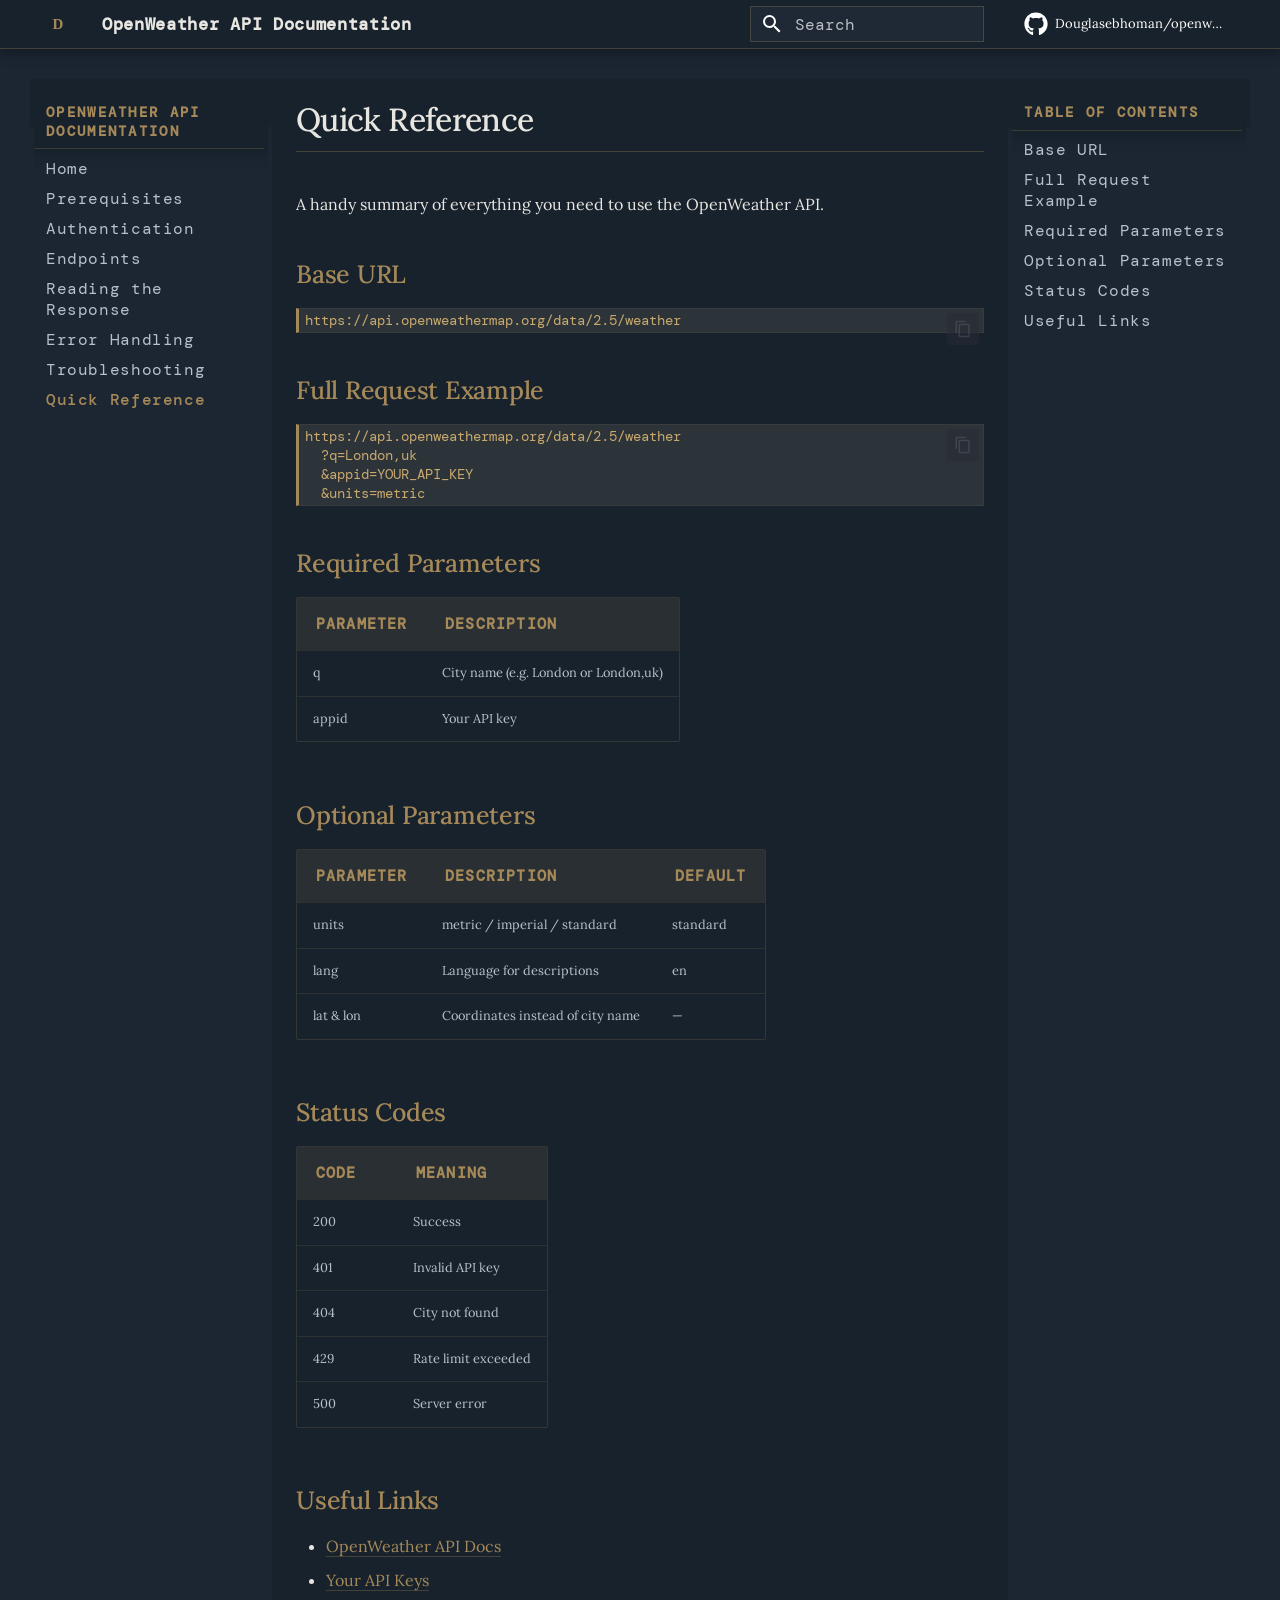
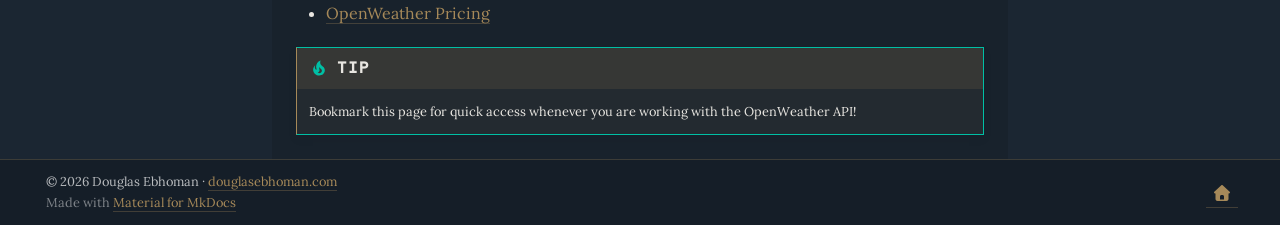
<file: quickreference/index.html>
<!doctype html>
<html lang="en" class="no-js">
  <head>
    
      <meta charset="utf-8">
      <meta name="viewport" content="width=device-width,initial-scale=1">
      
        <meta name="description" content="A practical getting started guide for the OpenWeather REST API — written for anyone, not just developers.">
      
      
        <meta name="author" content="Douglas Ebhoman">
      
      
        <link rel="canonical" href="https://douglasebhoman.com/openweather-docs/quickreference/">
      
      
        <link rel="prev" href="../troubleshooting/">
      
      
      
        
      
      
      <link rel="icon" href="../assets/images/favicon.png">
      <meta name="generator" content="mkdocs-1.6.1, mkdocs-material-9.8.1">
    
    
      
        <title>Quick Reference - OpenWeather API Documentation</title>
      
    
    
      <link rel="stylesheet" href="../assets/stylesheets/main.57a0d79d.min.css">
      
        
        <link rel="stylesheet" href="../assets/stylesheets/palette.fb2fffe2.min.css">
      
      


    
    
      
    
    
      
    
    
      <link rel="stylesheet" href="../stylesheets/brand.css">
    
    <script>__md_scope=new URL("..",location),__md_hash=e=>[...e].reduce(((e,_)=>(e<<5)-e+_.charCodeAt(0)),0),__md_get=(e,_=localStorage,t=__md_scope)=>JSON.parse(_.getItem(t.pathname+"."+e)),__md_set=(e,_,t=localStorage,a=__md_scope)=>{try{t.setItem(a.pathname+"."+e,JSON.stringify(_))}catch(e){}}</script>
    
      

    
    
  </head>
  
  
    
    
    
    
    
    <body dir="ltr" data-md-color-scheme="slate" data-md-color-primary="custom" data-md-color-accent="custom">
  
    
    <input class="md-toggle" data-md-toggle="drawer" type="checkbox" id="__drawer" autocomplete="off">
    <input class="md-toggle" data-md-toggle="search" type="checkbox" id="__search" autocomplete="off">
    <label class="md-overlay" for="__drawer"></label>
    <div data-md-component="skip">
      
        
        <a href="#quick-reference" class="md-skip">
          Skip to content
        </a>
      
    </div>
    <div data-md-component="announce">
      
    </div>
    
    
      

  

<header class="md-header md-header--shadow" data-md-component="header">
  <nav class="md-header__inner md-grid" aria-label="Header">
    <a href=".." title="OpenWeather API Documentation" class="md-header__button md-logo" aria-label="OpenWeather API Documentation" data-md-component="logo">
      
  <img src="../assets/logo.svg" alt="logo">

    </a>
    <label class="md-header__button md-icon" for="__drawer">
      
      <svg xmlns="http://www.w3.org/2000/svg" viewBox="0 0 24 24"><path d="M3 6h18v2H3zm0 5h18v2H3zm0 5h18v2H3z"/></svg>
    </label>
    <div class="md-header__title" data-md-component="header-title">
      <div class="md-header__ellipsis">
        <div class="md-header__topic">
          <span class="md-ellipsis">
            OpenWeather API Documentation
          </span>
        </div>
        <div class="md-header__topic" data-md-component="header-topic">
          <span class="md-ellipsis">
            
              Quick Reference
            
          </span>
        </div>
      </div>
    </div>
    
      
    
    
    
    
      
      
        <label class="md-header__button md-icon" for="__search">
          
          <svg xmlns="http://www.w3.org/2000/svg" viewBox="0 0 24 24"><path d="M9.5 3A6.5 6.5 0 0 1 16 9.5c0 1.61-.59 3.09-1.56 4.23l.27.27h.79l5 5-1.5 1.5-5-5v-.79l-.27-.27A6.52 6.52 0 0 1 9.5 16 6.5 6.5 0 0 1 3 9.5 6.5 6.5 0 0 1 9.5 3m0 2C7 5 5 7 5 9.5S7 14 9.5 14 14 12 14 9.5 12 5 9.5 5"/></svg>
        </label>
        <div class="md-search" data-md-component="search" role="dialog">
  <label class="md-search__overlay" for="__search"></label>
  <div class="md-search__inner" role="search">
    <form class="md-search__form" name="search">
      <input type="text" class="md-search__input" name="query" aria-label="Search" placeholder="Search" autocapitalize="off" autocorrect="off" autocomplete="off" spellcheck="false" data-md-component="search-query" required>
      <label class="md-search__icon md-icon" for="__search">
        
        <svg xmlns="http://www.w3.org/2000/svg" viewBox="0 0 24 24"><path d="M9.5 3A6.5 6.5 0 0 1 16 9.5c0 1.61-.59 3.09-1.56 4.23l.27.27h.79l5 5-1.5 1.5-5-5v-.79l-.27-.27A6.52 6.52 0 0 1 9.5 16 6.5 6.5 0 0 1 3 9.5 6.5 6.5 0 0 1 9.5 3m0 2C7 5 5 7 5 9.5S7 14 9.5 14 14 12 14 9.5 12 5 9.5 5"/></svg>
        
        <svg xmlns="http://www.w3.org/2000/svg" viewBox="0 0 24 24"><path d="M20 11v2H8l5.5 5.5-1.42 1.42L4.16 12l7.92-7.92L13.5 5.5 8 11z"/></svg>
      </label>
      <nav class="md-search__options" aria-label="Search">
        
        <button type="reset" class="md-search__icon md-icon" title="Clear" aria-label="Clear" tabindex="-1">
          
          <svg xmlns="http://www.w3.org/2000/svg" viewBox="0 0 24 24"><path d="M19 6.41 17.59 5 12 10.59 6.41 5 5 6.41 10.59 12 5 17.59 6.41 19 12 13.41 17.59 19 19 17.59 13.41 12z"/></svg>
        </button>
      </nav>
      
        <div class="md-search__suggest" data-md-component="search-suggest"></div>
      
    </form>
    <div class="md-search__output">
      <div class="md-search__scrollwrap" tabindex="0" data-md-scrollfix>
        <div class="md-search-result" data-md-component="search-result">
          <div class="md-search-result__meta">
            Initializing search
          </div>
          <ol class="md-search-result__list" role="presentation"></ol>
        </div>
      </div>
    </div>
  </div>
</div>
      
    
    
      <div class="md-header__source">
        <a href="https://github.com/Douglasebhoman/openweather-docs" title="Go to repository" class="md-source" data-md-component="source">
  <div class="md-source__icon md-icon">
    
    <svg xmlns="http://www.w3.org/2000/svg" viewBox="0 0 512 512"><!--! Font Awesome Free 7.1.0 by @fontawesome - https://fontawesome.com License - https://fontawesome.com/license/free (Icons: CC BY 4.0, Fonts: SIL OFL 1.1, Code: MIT License) Copyright 2025 Fonticons, Inc.--><path d="M173.9 397.4c0 2-2.3 3.6-5.2 3.6-3.3.3-5.6-1.3-5.6-3.6 0-2 2.3-3.6 5.2-3.6 3-.3 5.6 1.3 5.6 3.6m-31.1-4.5c-.7 2 1.3 4.3 4.3 4.9 2.6 1 5.6 0 6.2-2s-1.3-4.3-4.3-5.2c-2.6-.7-5.5.3-6.2 2.3m44.2-1.7c-2.9.7-4.9 2.6-4.6 4.9.3 2 2.9 3.3 5.9 2.6 2.9-.7 4.9-2.6 4.6-4.6-.3-1.9-3-3.2-5.9-2.9M252.8 8C114.1 8 8 113.3 8 252c0 110.9 69.8 205.8 169.5 239.2 12.8 2.3 17.3-5.6 17.3-12.1 0-6.2-.3-40.4-.3-61.4 0 0-70 15-84.7-29.8 0 0-11.4-29.1-27.8-36.6 0 0-22.9-15.7 1.6-15.4 0 0 24.9 2 38.6 25.8 21.9 38.6 58.6 27.5 72.9 20.9 2.3-16 8.8-27.1 16-33.7-55.9-6.2-112.3-14.3-112.3-110.5 0-27.5 7.6-41.3 23.6-58.9-2.6-6.5-11.1-33.3 2.6-67.9 20.9-6.5 69 27 69 27 20-5.6 41.5-8.5 62.8-8.5s42.8 2.9 62.8 8.5c0 0 48.1-33.6 69-27 13.7 34.7 5.2 61.4 2.6 67.9 16 17.7 25.8 31.5 25.8 58.9 0 96.5-58.9 104.2-114.8 110.5 9.2 7.9 17 22.9 17 46.4 0 33.7-.3 75.4-.3 83.6 0 6.5 4.6 14.4 17.3 12.1C436.2 457.8 504 362.9 504 252 504 113.3 391.5 8 252.8 8M105.2 352.9c-1.3 1-1 3.3.7 5.2 1.6 1.6 3.9 2.3 5.2 1 1.3-1 1-3.3-.7-5.2-1.6-1.6-3.9-2.3-5.2-1m-10.8-8.1c-.7 1.3.3 2.9 2.3 3.9 1.6 1 3.6.7 4.3-.7.7-1.3-.3-2.9-2.3-3.9-2-.6-3.6-.3-4.3.7m32.4 35.6c-1.6 1.3-1 4.3 1.3 6.2 2.3 2.3 5.2 2.6 6.5 1 1.3-1.3.7-4.3-1.3-6.2-2.2-2.3-5.2-2.6-6.5-1m-11.4-14.7c-1.6 1-1.6 3.6 0 5.9s4.3 3.3 5.6 2.3c1.6-1.3 1.6-3.9 0-6.2-1.4-2.3-4-3.3-5.6-2"/></svg>
  </div>
  <div class="md-source__repository">
    Douglasebhoman/openweather-docs
  </div>
</a>
      </div>
    
  </nav>
  
</header>
    
    <div class="md-container" data-md-component="container">
      
      
        
          
        
      
      <main class="md-main" data-md-component="main">
        <div class="md-main__inner md-grid">
          
            
              
              <div class="md-sidebar md-sidebar--primary" data-md-component="sidebar" data-md-type="navigation" >
                <div class="md-sidebar__scrollwrap">
                  <div class="md-sidebar__inner">
                    



<nav class="md-nav md-nav--primary" aria-label="Navigation" data-md-level="0">
  <label class="md-nav__title" for="__drawer">
    <a href=".." title="OpenWeather API Documentation" class="md-nav__button md-logo" aria-label="OpenWeather API Documentation" data-md-component="logo">
      
  <img src="../assets/logo.svg" alt="logo">

    </a>
    OpenWeather API Documentation
  </label>
  
    <div class="md-nav__source">
      <a href="https://github.com/Douglasebhoman/openweather-docs" title="Go to repository" class="md-source" data-md-component="source">
  <div class="md-source__icon md-icon">
    
    <svg xmlns="http://www.w3.org/2000/svg" viewBox="0 0 512 512"><!--! Font Awesome Free 7.1.0 by @fontawesome - https://fontawesome.com License - https://fontawesome.com/license/free (Icons: CC BY 4.0, Fonts: SIL OFL 1.1, Code: MIT License) Copyright 2025 Fonticons, Inc.--><path d="M173.9 397.4c0 2-2.3 3.6-5.2 3.6-3.3.3-5.6-1.3-5.6-3.6 0-2 2.3-3.6 5.2-3.6 3-.3 5.6 1.3 5.6 3.6m-31.1-4.5c-.7 2 1.3 4.3 4.3 4.9 2.6 1 5.6 0 6.2-2s-1.3-4.3-4.3-5.2c-2.6-.7-5.5.3-6.2 2.3m44.2-1.7c-2.9.7-4.9 2.6-4.6 4.9.3 2 2.9 3.3 5.9 2.6 2.9-.7 4.9-2.6 4.6-4.6-.3-1.9-3-3.2-5.9-2.9M252.8 8C114.1 8 8 113.3 8 252c0 110.9 69.8 205.8 169.5 239.2 12.8 2.3 17.3-5.6 17.3-12.1 0-6.2-.3-40.4-.3-61.4 0 0-70 15-84.7-29.8 0 0-11.4-29.1-27.8-36.6 0 0-22.9-15.7 1.6-15.4 0 0 24.9 2 38.6 25.8 21.9 38.6 58.6 27.5 72.9 20.9 2.3-16 8.8-27.1 16-33.7-55.9-6.2-112.3-14.3-112.3-110.5 0-27.5 7.6-41.3 23.6-58.9-2.6-6.5-11.1-33.3 2.6-67.9 20.9-6.5 69 27 69 27 20-5.6 41.5-8.5 62.8-8.5s42.8 2.9 62.8 8.5c0 0 48.1-33.6 69-27 13.7 34.7 5.2 61.4 2.6 67.9 16 17.7 25.8 31.5 25.8 58.9 0 96.5-58.9 104.2-114.8 110.5 9.2 7.9 17 22.9 17 46.4 0 33.7-.3 75.4-.3 83.6 0 6.5 4.6 14.4 17.3 12.1C436.2 457.8 504 362.9 504 252 504 113.3 391.5 8 252.8 8M105.2 352.9c-1.3 1-1 3.3.7 5.2 1.6 1.6 3.9 2.3 5.2 1 1.3-1 1-3.3-.7-5.2-1.6-1.6-3.9-2.3-5.2-1m-10.8-8.1c-.7 1.3.3 2.9 2.3 3.9 1.6 1 3.6.7 4.3-.7.7-1.3-.3-2.9-2.3-3.9-2-.6-3.6-.3-4.3.7m32.4 35.6c-1.6 1.3-1 4.3 1.3 6.2 2.3 2.3 5.2 2.6 6.5 1 1.3-1.3.7-4.3-1.3-6.2-2.2-2.3-5.2-2.6-6.5-1m-11.4-14.7c-1.6 1-1.6 3.6 0 5.9s4.3 3.3 5.6 2.3c1.6-1.3 1.6-3.9 0-6.2-1.4-2.3-4-3.3-5.6-2"/></svg>
  </div>
  <div class="md-source__repository">
    Douglasebhoman/openweather-docs
  </div>
</a>
    </div>
  
  <ul class="md-nav__list" data-md-scrollfix>
    
      
      
  
  
  
  
    <li class="md-nav__item">
      <a href=".." class="md-nav__link">
        
  
  
  <span class="md-ellipsis">
    
  
    Home
  

    
  </span>
  
  

      </a>
    </li>
  

    
      
      
  
  
  
  
    <li class="md-nav__item">
      <a href="../prerequisites/" class="md-nav__link">
        
  
  
  <span class="md-ellipsis">
    
  
    Prerequisites
  

    
  </span>
  
  

      </a>
    </li>
  

    
      
      
  
  
  
  
    <li class="md-nav__item">
      <a href="../authentication/" class="md-nav__link">
        
  
  
  <span class="md-ellipsis">
    
  
    Authentication
  

    
  </span>
  
  

      </a>
    </li>
  

    
      
      
  
  
  
  
    <li class="md-nav__item">
      <a href="../endpoints/" class="md-nav__link">
        
  
  
  <span class="md-ellipsis">
    
  
    Endpoints
  

    
  </span>
  
  

      </a>
    </li>
  

    
      
      
  
  
  
  
    <li class="md-nav__item">
      <a href="../response/" class="md-nav__link">
        
  
  
  <span class="md-ellipsis">
    
  
    Reading the Response
  

    
  </span>
  
  

      </a>
    </li>
  

    
      
      
  
  
  
  
    <li class="md-nav__item">
      <a href="../errors/" class="md-nav__link">
        
  
  
  <span class="md-ellipsis">
    
  
    Error Handling
  

    
  </span>
  
  

      </a>
    </li>
  

    
      
      
  
  
  
  
    <li class="md-nav__item">
      <a href="../troubleshooting/" class="md-nav__link">
        
  
  
  <span class="md-ellipsis">
    
  
    Troubleshooting
  

    
  </span>
  
  

      </a>
    </li>
  

    
      
      
  
  
    
  
  
  
    <li class="md-nav__item md-nav__item--active">
      
      <input class="md-nav__toggle md-toggle" type="checkbox" id="__toc">
      
      
        
      
      
        <label class="md-nav__link md-nav__link--active" for="__toc">
          
  
  
  <span class="md-ellipsis">
    
  
    Quick Reference
  

    
  </span>
  
  

          <span class="md-nav__icon md-icon"></span>
        </label>
      
      <a href="./" class="md-nav__link md-nav__link--active">
        
  
  
  <span class="md-ellipsis">
    
  
    Quick Reference
  

    
  </span>
  
  

      </a>
      
        

<nav class="md-nav md-nav--secondary" aria-label="Table of contents">
  
  
  
    
  
  
    <label class="md-nav__title" for="__toc">
      <span class="md-nav__icon md-icon"></span>
      Table of contents
    </label>
    <ul class="md-nav__list" data-md-component="toc" data-md-scrollfix>
      
        <li class="md-nav__item">
  <a href="#base-url" class="md-nav__link">
    <span class="md-ellipsis">
      
        Base URL
      
    </span>
  </a>
  
</li>
      
        <li class="md-nav__item">
  <a href="#full-request-example" class="md-nav__link">
    <span class="md-ellipsis">
      
        Full Request Example
      
    </span>
  </a>
  
</li>
      
        <li class="md-nav__item">
  <a href="#required-parameters" class="md-nav__link">
    <span class="md-ellipsis">
      
        Required Parameters
      
    </span>
  </a>
  
</li>
      
        <li class="md-nav__item">
  <a href="#optional-parameters" class="md-nav__link">
    <span class="md-ellipsis">
      
        Optional Parameters
      
    </span>
  </a>
  
</li>
      
        <li class="md-nav__item">
  <a href="#status-codes" class="md-nav__link">
    <span class="md-ellipsis">
      
        Status Codes
      
    </span>
  </a>
  
</li>
      
        <li class="md-nav__item">
  <a href="#useful-links" class="md-nav__link">
    <span class="md-ellipsis">
      
        Useful Links
      
    </span>
  </a>
  
</li>
      
    </ul>
  
</nav>
      
    </li>
  

    
  </ul>
</nav>
                  </div>
                </div>
              </div>
            
            
              
              <div class="md-sidebar md-sidebar--secondary" data-md-component="sidebar" data-md-type="toc" >
                <div class="md-sidebar__scrollwrap">
                  <div class="md-sidebar__inner">
                    

<nav class="md-nav md-nav--secondary" aria-label="Table of contents">
  
  
  
    
  
  
    <label class="md-nav__title" for="__toc">
      <span class="md-nav__icon md-icon"></span>
      Table of contents
    </label>
    <ul class="md-nav__list" data-md-component="toc" data-md-scrollfix>
      
        <li class="md-nav__item">
  <a href="#base-url" class="md-nav__link">
    <span class="md-ellipsis">
      
        Base URL
      
    </span>
  </a>
  
</li>
      
        <li class="md-nav__item">
  <a href="#full-request-example" class="md-nav__link">
    <span class="md-ellipsis">
      
        Full Request Example
      
    </span>
  </a>
  
</li>
      
        <li class="md-nav__item">
  <a href="#required-parameters" class="md-nav__link">
    <span class="md-ellipsis">
      
        Required Parameters
      
    </span>
  </a>
  
</li>
      
        <li class="md-nav__item">
  <a href="#optional-parameters" class="md-nav__link">
    <span class="md-ellipsis">
      
        Optional Parameters
      
    </span>
  </a>
  
</li>
      
        <li class="md-nav__item">
  <a href="#status-codes" class="md-nav__link">
    <span class="md-ellipsis">
      
        Status Codes
      
    </span>
  </a>
  
</li>
      
        <li class="md-nav__item">
  <a href="#useful-links" class="md-nav__link">
    <span class="md-ellipsis">
      
        Useful Links
      
    </span>
  </a>
  
</li>
      
    </ul>
  
</nav>
                  </div>
                </div>
              </div>
            
          
          
            <div class="md-content" data-md-component="content">
              
              <article class="md-content__inner md-typeset">
                
                  


  
  


<h1 id="quick-reference">Quick Reference</h1>
<p>A handy summary of everything you need to use the OpenWeather API.</p>
<h2 id="base-url">Base URL</h2>
<div class="highlight"><pre><span></span><code><a id="__codelineno-0-1" name="__codelineno-0-1" href="#__codelineno-0-1"></a>https://api.openweathermap.org/data/2.5/weather
</code></pre></div>
<h2 id="full-request-example">Full Request Example</h2>
<div class="highlight"><pre><span></span><code><a id="__codelineno-1-1" name="__codelineno-1-1" href="#__codelineno-1-1"></a>https://api.openweathermap.org/data/2.5/weather
<a id="__codelineno-1-2" name="__codelineno-1-2" href="#__codelineno-1-2"></a>  ?q=London,uk
<a id="__codelineno-1-3" name="__codelineno-1-3" href="#__codelineno-1-3"></a>  &amp;appid=YOUR_API_KEY
<a id="__codelineno-1-4" name="__codelineno-1-4" href="#__codelineno-1-4"></a>  &amp;units=metric
</code></pre></div>
<h2 id="required-parameters">Required Parameters</h2>
<table>
<thead>
<tr>
<th>Parameter</th>
<th>Description</th>
</tr>
</thead>
<tbody>
<tr>
<td>q</td>
<td>City name (e.g. London or London,uk)</td>
</tr>
<tr>
<td>appid</td>
<td>Your API key</td>
</tr>
</tbody>
</table>
<h2 id="optional-parameters">Optional Parameters</h2>
<table>
<thead>
<tr>
<th>Parameter</th>
<th>Description</th>
<th>Default</th>
</tr>
</thead>
<tbody>
<tr>
<td>units</td>
<td>metric / imperial / standard</td>
<td>standard</td>
</tr>
<tr>
<td>lang</td>
<td>Language for descriptions</td>
<td>en</td>
</tr>
<tr>
<td>lat &amp; lon</td>
<td>Coordinates instead of city name</td>
<td>—</td>
</tr>
</tbody>
</table>
<h2 id="status-codes">Status Codes</h2>
<table>
<thead>
<tr>
<th>Code</th>
<th>Meaning</th>
</tr>
</thead>
<tbody>
<tr>
<td>200</td>
<td>Success</td>
</tr>
<tr>
<td>401</td>
<td>Invalid API key</td>
</tr>
<tr>
<td>404</td>
<td>City not found</td>
</tr>
<tr>
<td>429</td>
<td>Rate limit exceeded</td>
</tr>
<tr>
<td>500</td>
<td>Server error</td>
</tr>
</tbody>
</table>
<h2 id="useful-links">Useful Links</h2>
<ul>
<li><a href="https://openweathermap.org/current">OpenWeather API Docs</a></li>
<li><a href="https://home.openweathermap.org/api_keys">Your API Keys</a></li>
<li><a href="https://openweathermap.org/price">OpenWeather Pricing</a></li>
</ul>
<div class="admonition tip">
<p class="admonition-title">Tip</p>
<p>Bookmark this page for quick access whenever you are working 
with the OpenWeather API!</p>
</div>












                
              </article>
            </div>
          
          
<script>var target=document.getElementById(location.hash.slice(1));target&&target.name&&(target.checked=target.name.startsWith("__tabbed_"))</script>
        </div>
        
          <button type="button" class="md-top md-icon" data-md-component="top" hidden>
  
  <svg xmlns="http://www.w3.org/2000/svg" viewBox="0 0 24 24"><path d="M13 20h-2V8l-5.5 5.5-1.42-1.42L12 4.16l7.92 7.92-1.42 1.42L13 8z"/></svg>
  Back to top
</button>
        
      </main>
      
        <footer class="md-footer">
  
  <div class="md-footer-meta md-typeset">
    <div class="md-footer-meta__inner md-grid">
      <div class="md-copyright">
  
    <div class="md-copyright__highlight">
      © 2026 Douglas Ebhoman · <a href="https://douglasebhoman.com">douglasebhoman.com</a>
    </div>
  
  
    Made with
    <a href="https://squidfunk.github.io/mkdocs-material/" target="_blank" rel="noopener">
      Material for MkDocs
    </a>
  
</div>
      
        
<div class="md-social">
  
    
    
    
    
    <a href="https://douglasebhoman.com" target="_blank" rel="noopener" title="douglasebhoman.com" class="md-social__link">
      <svg xmlns="http://www.w3.org/2000/svg" viewBox="0 0 512 512"><!--! Font Awesome Free 7.1.0 by @fontawesome - https://fontawesome.com License - https://fontawesome.com/license/free (Icons: CC BY 4.0, Fonts: SIL OFL 1.1, Code: MIT License) Copyright 2025 Fonticons, Inc.--><path d="M277.8 8.6c-12.3-11.4-31.3-11.4-43.5 0l-224 208c-9.6 9-12.8 22.9-8 35.1S18.8 272 32 272h16v176c0 35.3 28.7 64 64 64h288c35.3 0 64-28.7 64-64V272h16c13.2 0 25-8.1 29.8-20.3s1.6-26.2-8-35.1zM240 320h32c26.5 0 48 21.5 48 48v96H192v-96c0-26.5 21.5-48 48-48"/></svg>
    </a>
  
</div>
      
    </div>
  </div>
</footer>
      
    </div>
    <div class="md-dialog" data-md-component="dialog">
      <div class="md-dialog__inner md-typeset"></div>
    </div>
    
    
    
      
      
      <script id="__config" type="application/json">{"annotate": null, "base": "..", "features": ["navigation.instant", "navigation.top", "navigation.sections", "search.highlight", "search.suggest", "content.code.copy"], "search": "../assets/javascripts/workers/search.a7633da7.min.js", "tags": null, "translations": {"clipboard.copied": "Copied to clipboard", "clipboard.copy": "Copy to clipboard", "search.result.more.one": "1 more on this page", "search.result.more.other": "# more on this page", "search.result.none": "No matching documents", "search.result.one": "1 matching document", "search.result.other": "# matching documents", "search.result.placeholder": "Type to start searching", "search.result.term.missing": "Missing", "select.version": "Select version"}, "version": null}</script>
    
    
      <script src="../assets/javascripts/bundle.a5f9d56c.min.js"></script>
      
    
  </body>
</html>
</file>
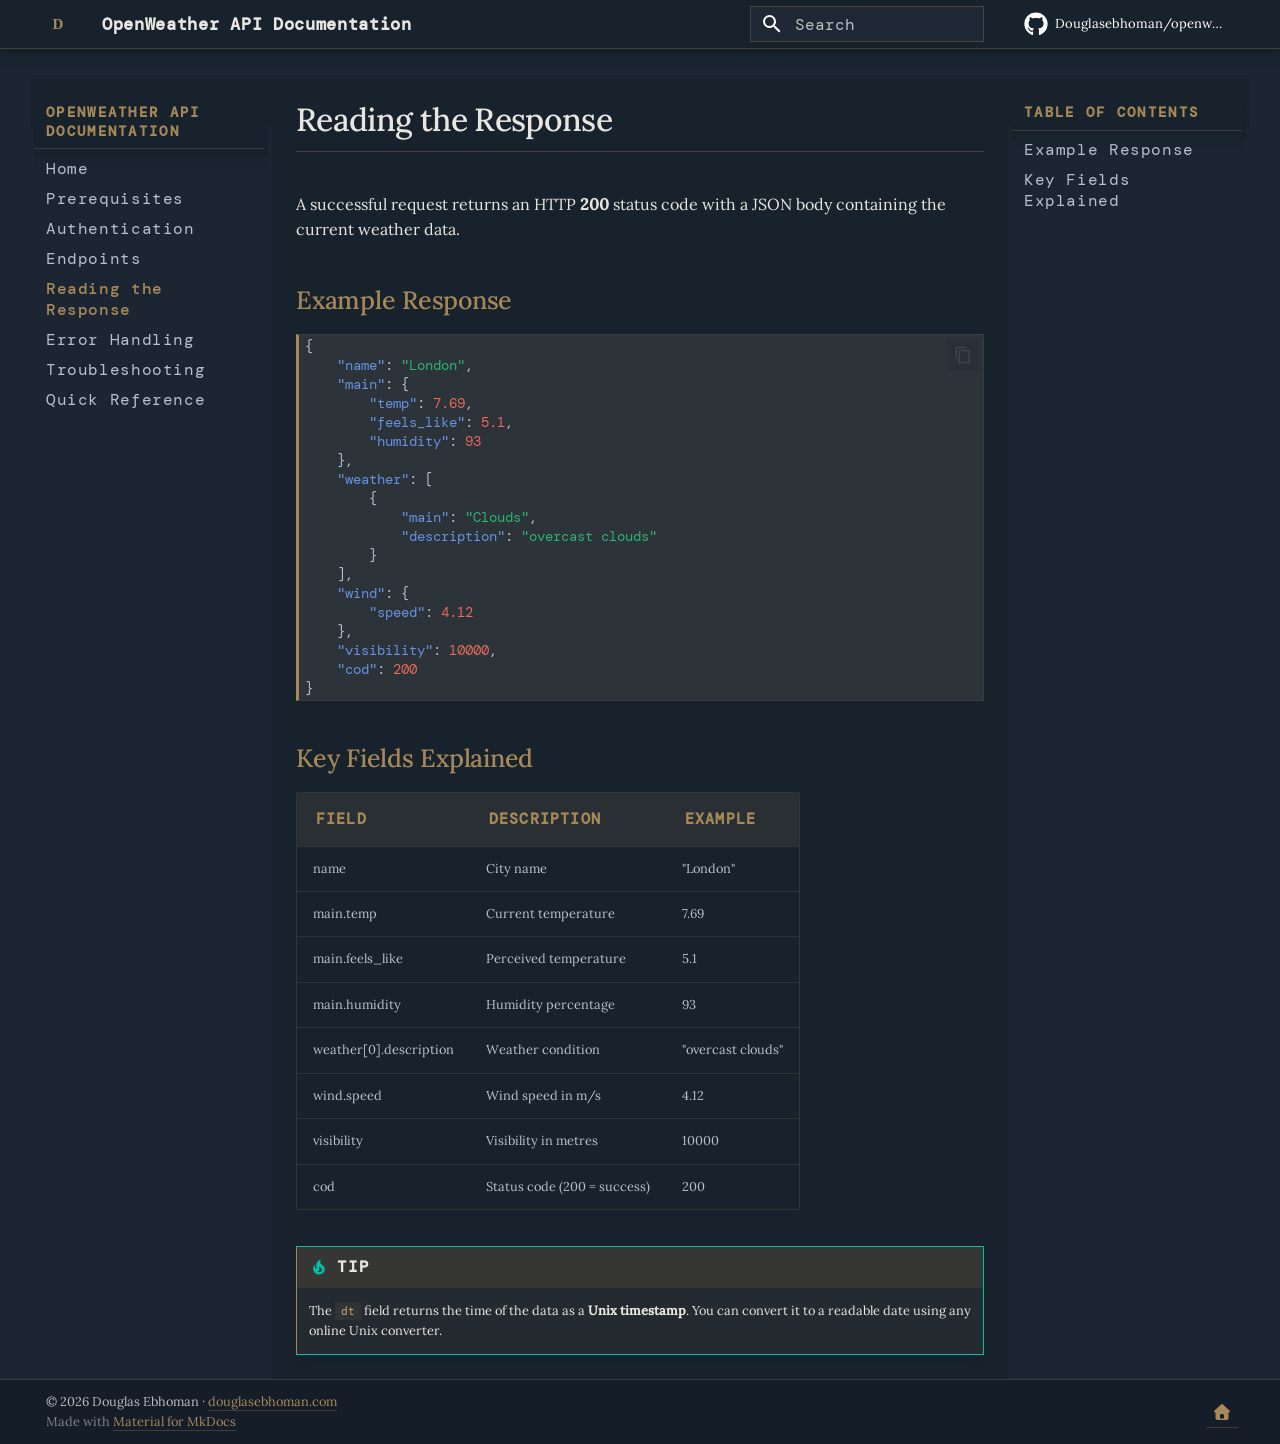
<file: response/index.html>
<!doctype html>
<html lang="en" class="no-js">
  <head>
    
      <meta charset="utf-8">
      <meta name="viewport" content="width=device-width,initial-scale=1">
      
        <meta name="description" content="A practical getting started guide for the OpenWeather REST API — written for anyone, not just developers.">
      
      
        <meta name="author" content="Douglas Ebhoman">
      
      
        <link rel="canonical" href="https://douglasebhoman.com/openweather-docs/response/">
      
      
        <link rel="prev" href="../endpoints/">
      
      
        <link rel="next" href="../errors/">
      
      
        
      
      
      <link rel="icon" href="../assets/images/favicon.png">
      <meta name="generator" content="mkdocs-1.6.1, mkdocs-material-9.8.1">
    
    
      
        <title>Reading the Response - OpenWeather API Documentation</title>
      
    
    
      <link rel="stylesheet" href="../assets/stylesheets/main.57a0d79d.min.css">
      
        
        <link rel="stylesheet" href="../assets/stylesheets/palette.fb2fffe2.min.css">
      
      


    
    
      
    
    
      
    
    
      <link rel="stylesheet" href="../stylesheets/brand.css">
    
    <script>__md_scope=new URL("..",location),__md_hash=e=>[...e].reduce(((e,_)=>(e<<5)-e+_.charCodeAt(0)),0),__md_get=(e,_=localStorage,t=__md_scope)=>JSON.parse(_.getItem(t.pathname+"."+e)),__md_set=(e,_,t=localStorage,a=__md_scope)=>{try{t.setItem(a.pathname+"."+e,JSON.stringify(_))}catch(e){}}</script>
    
      

    
    
  </head>
  
  
    
    
    
    
    
    <body dir="ltr" data-md-color-scheme="slate" data-md-color-primary="custom" data-md-color-accent="custom">
  
    
    <input class="md-toggle" data-md-toggle="drawer" type="checkbox" id="__drawer" autocomplete="off">
    <input class="md-toggle" data-md-toggle="search" type="checkbox" id="__search" autocomplete="off">
    <label class="md-overlay" for="__drawer"></label>
    <div data-md-component="skip">
      
        
        <a href="#reading-the-response" class="md-skip">
          Skip to content
        </a>
      
    </div>
    <div data-md-component="announce">
      
    </div>
    
    
      

  

<header class="md-header md-header--shadow" data-md-component="header">
  <nav class="md-header__inner md-grid" aria-label="Header">
    <a href=".." title="OpenWeather API Documentation" class="md-header__button md-logo" aria-label="OpenWeather API Documentation" data-md-component="logo">
      
  <img src="../assets/logo.svg" alt="logo">

    </a>
    <label class="md-header__button md-icon" for="__drawer">
      
      <svg xmlns="http://www.w3.org/2000/svg" viewBox="0 0 24 24"><path d="M3 6h18v2H3zm0 5h18v2H3zm0 5h18v2H3z"/></svg>
    </label>
    <div class="md-header__title" data-md-component="header-title">
      <div class="md-header__ellipsis">
        <div class="md-header__topic">
          <span class="md-ellipsis">
            OpenWeather API Documentation
          </span>
        </div>
        <div class="md-header__topic" data-md-component="header-topic">
          <span class="md-ellipsis">
            
              Reading the Response
            
          </span>
        </div>
      </div>
    </div>
    
      
    
    
    
    
      
      
        <label class="md-header__button md-icon" for="__search">
          
          <svg xmlns="http://www.w3.org/2000/svg" viewBox="0 0 24 24"><path d="M9.5 3A6.5 6.5 0 0 1 16 9.5c0 1.61-.59 3.09-1.56 4.23l.27.27h.79l5 5-1.5 1.5-5-5v-.79l-.27-.27A6.52 6.52 0 0 1 9.5 16 6.5 6.5 0 0 1 3 9.5 6.5 6.5 0 0 1 9.5 3m0 2C7 5 5 7 5 9.5S7 14 9.5 14 14 12 14 9.5 12 5 9.5 5"/></svg>
        </label>
        <div class="md-search" data-md-component="search" role="dialog">
  <label class="md-search__overlay" for="__search"></label>
  <div class="md-search__inner" role="search">
    <form class="md-search__form" name="search">
      <input type="text" class="md-search__input" name="query" aria-label="Search" placeholder="Search" autocapitalize="off" autocorrect="off" autocomplete="off" spellcheck="false" data-md-component="search-query" required>
      <label class="md-search__icon md-icon" for="__search">
        
        <svg xmlns="http://www.w3.org/2000/svg" viewBox="0 0 24 24"><path d="M9.5 3A6.5 6.5 0 0 1 16 9.5c0 1.61-.59 3.09-1.56 4.23l.27.27h.79l5 5-1.5 1.5-5-5v-.79l-.27-.27A6.52 6.52 0 0 1 9.5 16 6.5 6.5 0 0 1 3 9.5 6.5 6.5 0 0 1 9.5 3m0 2C7 5 5 7 5 9.5S7 14 9.5 14 14 12 14 9.5 12 5 9.5 5"/></svg>
        
        <svg xmlns="http://www.w3.org/2000/svg" viewBox="0 0 24 24"><path d="M20 11v2H8l5.5 5.5-1.42 1.42L4.16 12l7.92-7.92L13.5 5.5 8 11z"/></svg>
      </label>
      <nav class="md-search__options" aria-label="Search">
        
        <button type="reset" class="md-search__icon md-icon" title="Clear" aria-label="Clear" tabindex="-1">
          
          <svg xmlns="http://www.w3.org/2000/svg" viewBox="0 0 24 24"><path d="M19 6.41 17.59 5 12 10.59 6.41 5 5 6.41 10.59 12 5 17.59 6.41 19 12 13.41 17.59 19 19 17.59 13.41 12z"/></svg>
        </button>
      </nav>
      
        <div class="md-search__suggest" data-md-component="search-suggest"></div>
      
    </form>
    <div class="md-search__output">
      <div class="md-search__scrollwrap" tabindex="0" data-md-scrollfix>
        <div class="md-search-result" data-md-component="search-result">
          <div class="md-search-result__meta">
            Initializing search
          </div>
          <ol class="md-search-result__list" role="presentation"></ol>
        </div>
      </div>
    </div>
  </div>
</div>
      
    
    
      <div class="md-header__source">
        <a href="https://github.com/Douglasebhoman/openweather-docs" title="Go to repository" class="md-source" data-md-component="source">
  <div class="md-source__icon md-icon">
    
    <svg xmlns="http://www.w3.org/2000/svg" viewBox="0 0 512 512"><!--! Font Awesome Free 7.1.0 by @fontawesome - https://fontawesome.com License - https://fontawesome.com/license/free (Icons: CC BY 4.0, Fonts: SIL OFL 1.1, Code: MIT License) Copyright 2025 Fonticons, Inc.--><path d="M173.9 397.4c0 2-2.3 3.6-5.2 3.6-3.3.3-5.6-1.3-5.6-3.6 0-2 2.3-3.6 5.2-3.6 3-.3 5.6 1.3 5.6 3.6m-31.1-4.5c-.7 2 1.3 4.3 4.3 4.9 2.6 1 5.6 0 6.2-2s-1.3-4.3-4.3-5.2c-2.6-.7-5.5.3-6.2 2.3m44.2-1.7c-2.9.7-4.9 2.6-4.6 4.9.3 2 2.9 3.3 5.9 2.6 2.9-.7 4.9-2.6 4.6-4.6-.3-1.9-3-3.2-5.9-2.9M252.8 8C114.1 8 8 113.3 8 252c0 110.9 69.8 205.8 169.5 239.2 12.8 2.3 17.3-5.6 17.3-12.1 0-6.2-.3-40.4-.3-61.4 0 0-70 15-84.7-29.8 0 0-11.4-29.1-27.8-36.6 0 0-22.9-15.7 1.6-15.4 0 0 24.9 2 38.6 25.8 21.9 38.6 58.6 27.5 72.9 20.9 2.3-16 8.8-27.1 16-33.7-55.9-6.2-112.3-14.3-112.3-110.5 0-27.5 7.6-41.3 23.6-58.9-2.6-6.5-11.1-33.3 2.6-67.9 20.9-6.5 69 27 69 27 20-5.6 41.5-8.5 62.8-8.5s42.8 2.9 62.8 8.5c0 0 48.1-33.6 69-27 13.7 34.7 5.2 61.4 2.6 67.9 16 17.7 25.8 31.5 25.8 58.9 0 96.5-58.9 104.2-114.8 110.5 9.2 7.9 17 22.9 17 46.4 0 33.7-.3 75.4-.3 83.6 0 6.5 4.6 14.4 17.3 12.1C436.2 457.8 504 362.9 504 252 504 113.3 391.5 8 252.8 8M105.2 352.9c-1.3 1-1 3.3.7 5.2 1.6 1.6 3.9 2.3 5.2 1 1.3-1 1-3.3-.7-5.2-1.6-1.6-3.9-2.3-5.2-1m-10.8-8.1c-.7 1.3.3 2.9 2.3 3.9 1.6 1 3.6.7 4.3-.7.7-1.3-.3-2.9-2.3-3.9-2-.6-3.6-.3-4.3.7m32.4 35.6c-1.6 1.3-1 4.3 1.3 6.2 2.3 2.3 5.2 2.6 6.5 1 1.3-1.3.7-4.3-1.3-6.2-2.2-2.3-5.2-2.6-6.5-1m-11.4-14.7c-1.6 1-1.6 3.6 0 5.9s4.3 3.3 5.6 2.3c1.6-1.3 1.6-3.9 0-6.2-1.4-2.3-4-3.3-5.6-2"/></svg>
  </div>
  <div class="md-source__repository">
    Douglasebhoman/openweather-docs
  </div>
</a>
      </div>
    
  </nav>
  
</header>
    
    <div class="md-container" data-md-component="container">
      
      
        
          
        
      
      <main class="md-main" data-md-component="main">
        <div class="md-main__inner md-grid">
          
            
              
              <div class="md-sidebar md-sidebar--primary" data-md-component="sidebar" data-md-type="navigation" >
                <div class="md-sidebar__scrollwrap">
                  <div class="md-sidebar__inner">
                    



<nav class="md-nav md-nav--primary" aria-label="Navigation" data-md-level="0">
  <label class="md-nav__title" for="__drawer">
    <a href=".." title="OpenWeather API Documentation" class="md-nav__button md-logo" aria-label="OpenWeather API Documentation" data-md-component="logo">
      
  <img src="../assets/logo.svg" alt="logo">

    </a>
    OpenWeather API Documentation
  </label>
  
    <div class="md-nav__source">
      <a href="https://github.com/Douglasebhoman/openweather-docs" title="Go to repository" class="md-source" data-md-component="source">
  <div class="md-source__icon md-icon">
    
    <svg xmlns="http://www.w3.org/2000/svg" viewBox="0 0 512 512"><!--! Font Awesome Free 7.1.0 by @fontawesome - https://fontawesome.com License - https://fontawesome.com/license/free (Icons: CC BY 4.0, Fonts: SIL OFL 1.1, Code: MIT License) Copyright 2025 Fonticons, Inc.--><path d="M173.9 397.4c0 2-2.3 3.6-5.2 3.6-3.3.3-5.6-1.3-5.6-3.6 0-2 2.3-3.6 5.2-3.6 3-.3 5.6 1.3 5.6 3.6m-31.1-4.5c-.7 2 1.3 4.3 4.3 4.9 2.6 1 5.6 0 6.2-2s-1.3-4.3-4.3-5.2c-2.6-.7-5.5.3-6.2 2.3m44.2-1.7c-2.9.7-4.9 2.6-4.6 4.9.3 2 2.9 3.3 5.9 2.6 2.9-.7 4.9-2.6 4.6-4.6-.3-1.9-3-3.2-5.9-2.9M252.8 8C114.1 8 8 113.3 8 252c0 110.9 69.8 205.8 169.5 239.2 12.8 2.3 17.3-5.6 17.3-12.1 0-6.2-.3-40.4-.3-61.4 0 0-70 15-84.7-29.8 0 0-11.4-29.1-27.8-36.6 0 0-22.9-15.7 1.6-15.4 0 0 24.9 2 38.6 25.8 21.9 38.6 58.6 27.5 72.9 20.9 2.3-16 8.8-27.1 16-33.7-55.9-6.2-112.3-14.3-112.3-110.5 0-27.5 7.6-41.3 23.6-58.9-2.6-6.5-11.1-33.3 2.6-67.9 20.9-6.5 69 27 69 27 20-5.6 41.5-8.5 62.8-8.5s42.8 2.9 62.8 8.5c0 0 48.1-33.6 69-27 13.7 34.7 5.2 61.4 2.6 67.9 16 17.7 25.8 31.5 25.8 58.9 0 96.5-58.9 104.2-114.8 110.5 9.2 7.9 17 22.9 17 46.4 0 33.7-.3 75.4-.3 83.6 0 6.5 4.6 14.4 17.3 12.1C436.2 457.8 504 362.9 504 252 504 113.3 391.5 8 252.8 8M105.2 352.9c-1.3 1-1 3.3.7 5.2 1.6 1.6 3.9 2.3 5.2 1 1.3-1 1-3.3-.7-5.2-1.6-1.6-3.9-2.3-5.2-1m-10.8-8.1c-.7 1.3.3 2.9 2.3 3.9 1.6 1 3.6.7 4.3-.7.7-1.3-.3-2.9-2.3-3.9-2-.6-3.6-.3-4.3.7m32.4 35.6c-1.6 1.3-1 4.3 1.3 6.2 2.3 2.3 5.2 2.6 6.5 1 1.3-1.3.7-4.3-1.3-6.2-2.2-2.3-5.2-2.6-6.5-1m-11.4-14.7c-1.6 1-1.6 3.6 0 5.9s4.3 3.3 5.6 2.3c1.6-1.3 1.6-3.9 0-6.2-1.4-2.3-4-3.3-5.6-2"/></svg>
  </div>
  <div class="md-source__repository">
    Douglasebhoman/openweather-docs
  </div>
</a>
    </div>
  
  <ul class="md-nav__list" data-md-scrollfix>
    
      
      
  
  
  
  
    <li class="md-nav__item">
      <a href=".." class="md-nav__link">
        
  
  
  <span class="md-ellipsis">
    
  
    Home
  

    
  </span>
  
  

      </a>
    </li>
  

    
      
      
  
  
  
  
    <li class="md-nav__item">
      <a href="../prerequisites/" class="md-nav__link">
        
  
  
  <span class="md-ellipsis">
    
  
    Prerequisites
  

    
  </span>
  
  

      </a>
    </li>
  

    
      
      
  
  
  
  
    <li class="md-nav__item">
      <a href="../authentication/" class="md-nav__link">
        
  
  
  <span class="md-ellipsis">
    
  
    Authentication
  

    
  </span>
  
  

      </a>
    </li>
  

    
      
      
  
  
  
  
    <li class="md-nav__item">
      <a href="../endpoints/" class="md-nav__link">
        
  
  
  <span class="md-ellipsis">
    
  
    Endpoints
  

    
  </span>
  
  

      </a>
    </li>
  

    
      
      
  
  
    
  
  
  
    <li class="md-nav__item md-nav__item--active">
      
      <input class="md-nav__toggle md-toggle" type="checkbox" id="__toc">
      
      
        
      
      
        <label class="md-nav__link md-nav__link--active" for="__toc">
          
  
  
  <span class="md-ellipsis">
    
  
    Reading the Response
  

    
  </span>
  
  

          <span class="md-nav__icon md-icon"></span>
        </label>
      
      <a href="./" class="md-nav__link md-nav__link--active">
        
  
  
  <span class="md-ellipsis">
    
  
    Reading the Response
  

    
  </span>
  
  

      </a>
      
        

<nav class="md-nav md-nav--secondary" aria-label="Table of contents">
  
  
  
    
  
  
    <label class="md-nav__title" for="__toc">
      <span class="md-nav__icon md-icon"></span>
      Table of contents
    </label>
    <ul class="md-nav__list" data-md-component="toc" data-md-scrollfix>
      
        <li class="md-nav__item">
  <a href="#example-response" class="md-nav__link">
    <span class="md-ellipsis">
      
        Example Response
      
    </span>
  </a>
  
</li>
      
        <li class="md-nav__item">
  <a href="#key-fields-explained" class="md-nav__link">
    <span class="md-ellipsis">
      
        Key Fields Explained
      
    </span>
  </a>
  
</li>
      
    </ul>
  
</nav>
      
    </li>
  

    
      
      
  
  
  
  
    <li class="md-nav__item">
      <a href="../errors/" class="md-nav__link">
        
  
  
  <span class="md-ellipsis">
    
  
    Error Handling
  

    
  </span>
  
  

      </a>
    </li>
  

    
      
      
  
  
  
  
    <li class="md-nav__item">
      <a href="../troubleshooting/" class="md-nav__link">
        
  
  
  <span class="md-ellipsis">
    
  
    Troubleshooting
  

    
  </span>
  
  

      </a>
    </li>
  

    
      
      
  
  
  
  
    <li class="md-nav__item">
      <a href="../quickreference/" class="md-nav__link">
        
  
  
  <span class="md-ellipsis">
    
  
    Quick Reference
  

    
  </span>
  
  

      </a>
    </li>
  

    
  </ul>
</nav>
                  </div>
                </div>
              </div>
            
            
              
              <div class="md-sidebar md-sidebar--secondary" data-md-component="sidebar" data-md-type="toc" >
                <div class="md-sidebar__scrollwrap">
                  <div class="md-sidebar__inner">
                    

<nav class="md-nav md-nav--secondary" aria-label="Table of contents">
  
  
  
    
  
  
    <label class="md-nav__title" for="__toc">
      <span class="md-nav__icon md-icon"></span>
      Table of contents
    </label>
    <ul class="md-nav__list" data-md-component="toc" data-md-scrollfix>
      
        <li class="md-nav__item">
  <a href="#example-response" class="md-nav__link">
    <span class="md-ellipsis">
      
        Example Response
      
    </span>
  </a>
  
</li>
      
        <li class="md-nav__item">
  <a href="#key-fields-explained" class="md-nav__link">
    <span class="md-ellipsis">
      
        Key Fields Explained
      
    </span>
  </a>
  
</li>
      
    </ul>
  
</nav>
                  </div>
                </div>
              </div>
            
          
          
            <div class="md-content" data-md-component="content">
              
              <article class="md-content__inner md-typeset">
                
                  


  
  


<h1 id="reading-the-response">Reading the Response</h1>
<p>A successful request returns an HTTP <strong>200</strong> status code with a JSON 
body containing the current weather data.</p>
<h2 id="example-response">Example Response</h2>
<div class="highlight"><pre><span></span><code><a id="__codelineno-0-1" name="__codelineno-0-1" href="#__codelineno-0-1"></a><span class="p">{</span>
<a id="__codelineno-0-2" name="__codelineno-0-2" href="#__codelineno-0-2"></a><span class="w">    </span><span class="nt">"name"</span><span class="p">:</span><span class="w"> </span><span class="s2">"London"</span><span class="p">,</span>
<a id="__codelineno-0-3" name="__codelineno-0-3" href="#__codelineno-0-3"></a><span class="w">    </span><span class="nt">"main"</span><span class="p">:</span><span class="w"> </span><span class="p">{</span>
<a id="__codelineno-0-4" name="__codelineno-0-4" href="#__codelineno-0-4"></a><span class="w">        </span><span class="nt">"temp"</span><span class="p">:</span><span class="w"> </span><span class="mf">7.69</span><span class="p">,</span>
<a id="__codelineno-0-5" name="__codelineno-0-5" href="#__codelineno-0-5"></a><span class="w">        </span><span class="nt">"feels_like"</span><span class="p">:</span><span class="w"> </span><span class="mf">5.1</span><span class="p">,</span>
<a id="__codelineno-0-6" name="__codelineno-0-6" href="#__codelineno-0-6"></a><span class="w">        </span><span class="nt">"humidity"</span><span class="p">:</span><span class="w"> </span><span class="mi">93</span>
<a id="__codelineno-0-7" name="__codelineno-0-7" href="#__codelineno-0-7"></a><span class="w">    </span><span class="p">},</span>
<a id="__codelineno-0-8" name="__codelineno-0-8" href="#__codelineno-0-8"></a><span class="w">    </span><span class="nt">"weather"</span><span class="p">:</span><span class="w"> </span><span class="p">[</span>
<a id="__codelineno-0-9" name="__codelineno-0-9" href="#__codelineno-0-9"></a><span class="w">        </span><span class="p">{</span>
<a id="__codelineno-0-10" name="__codelineno-0-10" href="#__codelineno-0-10"></a><span class="w">            </span><span class="nt">"main"</span><span class="p">:</span><span class="w"> </span><span class="s2">"Clouds"</span><span class="p">,</span>
<a id="__codelineno-0-11" name="__codelineno-0-11" href="#__codelineno-0-11"></a><span class="w">            </span><span class="nt">"description"</span><span class="p">:</span><span class="w"> </span><span class="s2">"overcast clouds"</span>
<a id="__codelineno-0-12" name="__codelineno-0-12" href="#__codelineno-0-12"></a><span class="w">        </span><span class="p">}</span>
<a id="__codelineno-0-13" name="__codelineno-0-13" href="#__codelineno-0-13"></a><span class="w">    </span><span class="p">],</span>
<a id="__codelineno-0-14" name="__codelineno-0-14" href="#__codelineno-0-14"></a><span class="w">    </span><span class="nt">"wind"</span><span class="p">:</span><span class="w"> </span><span class="p">{</span>
<a id="__codelineno-0-15" name="__codelineno-0-15" href="#__codelineno-0-15"></a><span class="w">        </span><span class="nt">"speed"</span><span class="p">:</span><span class="w"> </span><span class="mf">4.12</span>
<a id="__codelineno-0-16" name="__codelineno-0-16" href="#__codelineno-0-16"></a><span class="w">    </span><span class="p">},</span>
<a id="__codelineno-0-17" name="__codelineno-0-17" href="#__codelineno-0-17"></a><span class="w">    </span><span class="nt">"visibility"</span><span class="p">:</span><span class="w"> </span><span class="mi">10000</span><span class="p">,</span>
<a id="__codelineno-0-18" name="__codelineno-0-18" href="#__codelineno-0-18"></a><span class="w">    </span><span class="nt">"cod"</span><span class="p">:</span><span class="w"> </span><span class="mi">200</span>
<a id="__codelineno-0-19" name="__codelineno-0-19" href="#__codelineno-0-19"></a><span class="p">}</span>
</code></pre></div>
<h2 id="key-fields-explained">Key Fields Explained</h2>
<table>
<thead>
<tr>
<th>Field</th>
<th>Description</th>
<th>Example</th>
</tr>
</thead>
<tbody>
<tr>
<td>name</td>
<td>City name</td>
<td>"London"</td>
</tr>
<tr>
<td>main.temp</td>
<td>Current temperature</td>
<td>7.69</td>
</tr>
<tr>
<td>main.feels_like</td>
<td>Perceived temperature</td>
<td>5.1</td>
</tr>
<tr>
<td>main.humidity</td>
<td>Humidity percentage</td>
<td>93</td>
</tr>
<tr>
<td>weather[0].description</td>
<td>Weather condition</td>
<td>"overcast clouds"</td>
</tr>
<tr>
<td>wind.speed</td>
<td>Wind speed in m/s</td>
<td>4.12</td>
</tr>
<tr>
<td>visibility</td>
<td>Visibility in metres</td>
<td>10000</td>
</tr>
<tr>
<td>cod</td>
<td>Status code (200 = success)</td>
<td>200</td>
</tr>
</tbody>
</table>
<div class="admonition tip">
<p class="admonition-title">Tip</p>
<p>The <code>dt</code> field returns the time of the data as a <strong>Unix timestamp</strong>. 
You can convert it to a readable date using any online Unix converter.</p>
</div>












                
              </article>
            </div>
          
          
<script>var target=document.getElementById(location.hash.slice(1));target&&target.name&&(target.checked=target.name.startsWith("__tabbed_"))</script>
        </div>
        
          <button type="button" class="md-top md-icon" data-md-component="top" hidden>
  
  <svg xmlns="http://www.w3.org/2000/svg" viewBox="0 0 24 24"><path d="M13 20h-2V8l-5.5 5.5-1.42-1.42L12 4.16l7.92 7.92-1.42 1.42L13 8z"/></svg>
  Back to top
</button>
        
      </main>
      
        <footer class="md-footer">
  
  <div class="md-footer-meta md-typeset">
    <div class="md-footer-meta__inner md-grid">
      <div class="md-copyright">
  
    <div class="md-copyright__highlight">
      © 2026 Douglas Ebhoman · <a href="https://douglasebhoman.com">douglasebhoman.com</a>
    </div>
  
  
    Made with
    <a href="https://squidfunk.github.io/mkdocs-material/" target="_blank" rel="noopener">
      Material for MkDocs
    </a>
  
</div>
      
        
<div class="md-social">
  
    
    
    
    
    <a href="https://douglasebhoman.com" target="_blank" rel="noopener" title="douglasebhoman.com" class="md-social__link">
      <svg xmlns="http://www.w3.org/2000/svg" viewBox="0 0 512 512"><!--! Font Awesome Free 7.1.0 by @fontawesome - https://fontawesome.com License - https://fontawesome.com/license/free (Icons: CC BY 4.0, Fonts: SIL OFL 1.1, Code: MIT License) Copyright 2025 Fonticons, Inc.--><path d="M277.8 8.6c-12.3-11.4-31.3-11.4-43.5 0l-224 208c-9.6 9-12.8 22.9-8 35.1S18.8 272 32 272h16v176c0 35.3 28.7 64 64 64h288c35.3 0 64-28.7 64-64V272h16c13.2 0 25-8.1 29.8-20.3s1.6-26.2-8-35.1zM240 320h32c26.5 0 48 21.5 48 48v96H192v-96c0-26.5 21.5-48 48-48"/></svg>
    </a>
  
</div>
      
    </div>
  </div>
</footer>
      
    </div>
    <div class="md-dialog" data-md-component="dialog">
      <div class="md-dialog__inner md-typeset"></div>
    </div>
    
    
    
      
      
      <script id="__config" type="application/json">{"annotate": null, "base": "..", "features": ["navigation.instant", "navigation.top", "navigation.sections", "search.highlight", "search.suggest", "content.code.copy"], "search": "../assets/javascripts/workers/search.a7633da7.min.js", "tags": null, "translations": {"clipboard.copied": "Copied to clipboard", "clipboard.copy": "Copy to clipboard", "search.result.more.one": "1 more on this page", "search.result.more.other": "# more on this page", "search.result.none": "No matching documents", "search.result.one": "1 matching document", "search.result.other": "# matching documents", "search.result.placeholder": "Type to start searching", "search.result.term.missing": "Missing", "select.version": "Select version"}, "version": null}</script>
    
    
      <script src="../assets/javascripts/bundle.a5f9d56c.min.js"></script>
      
    
  </body>
</html>
</file>
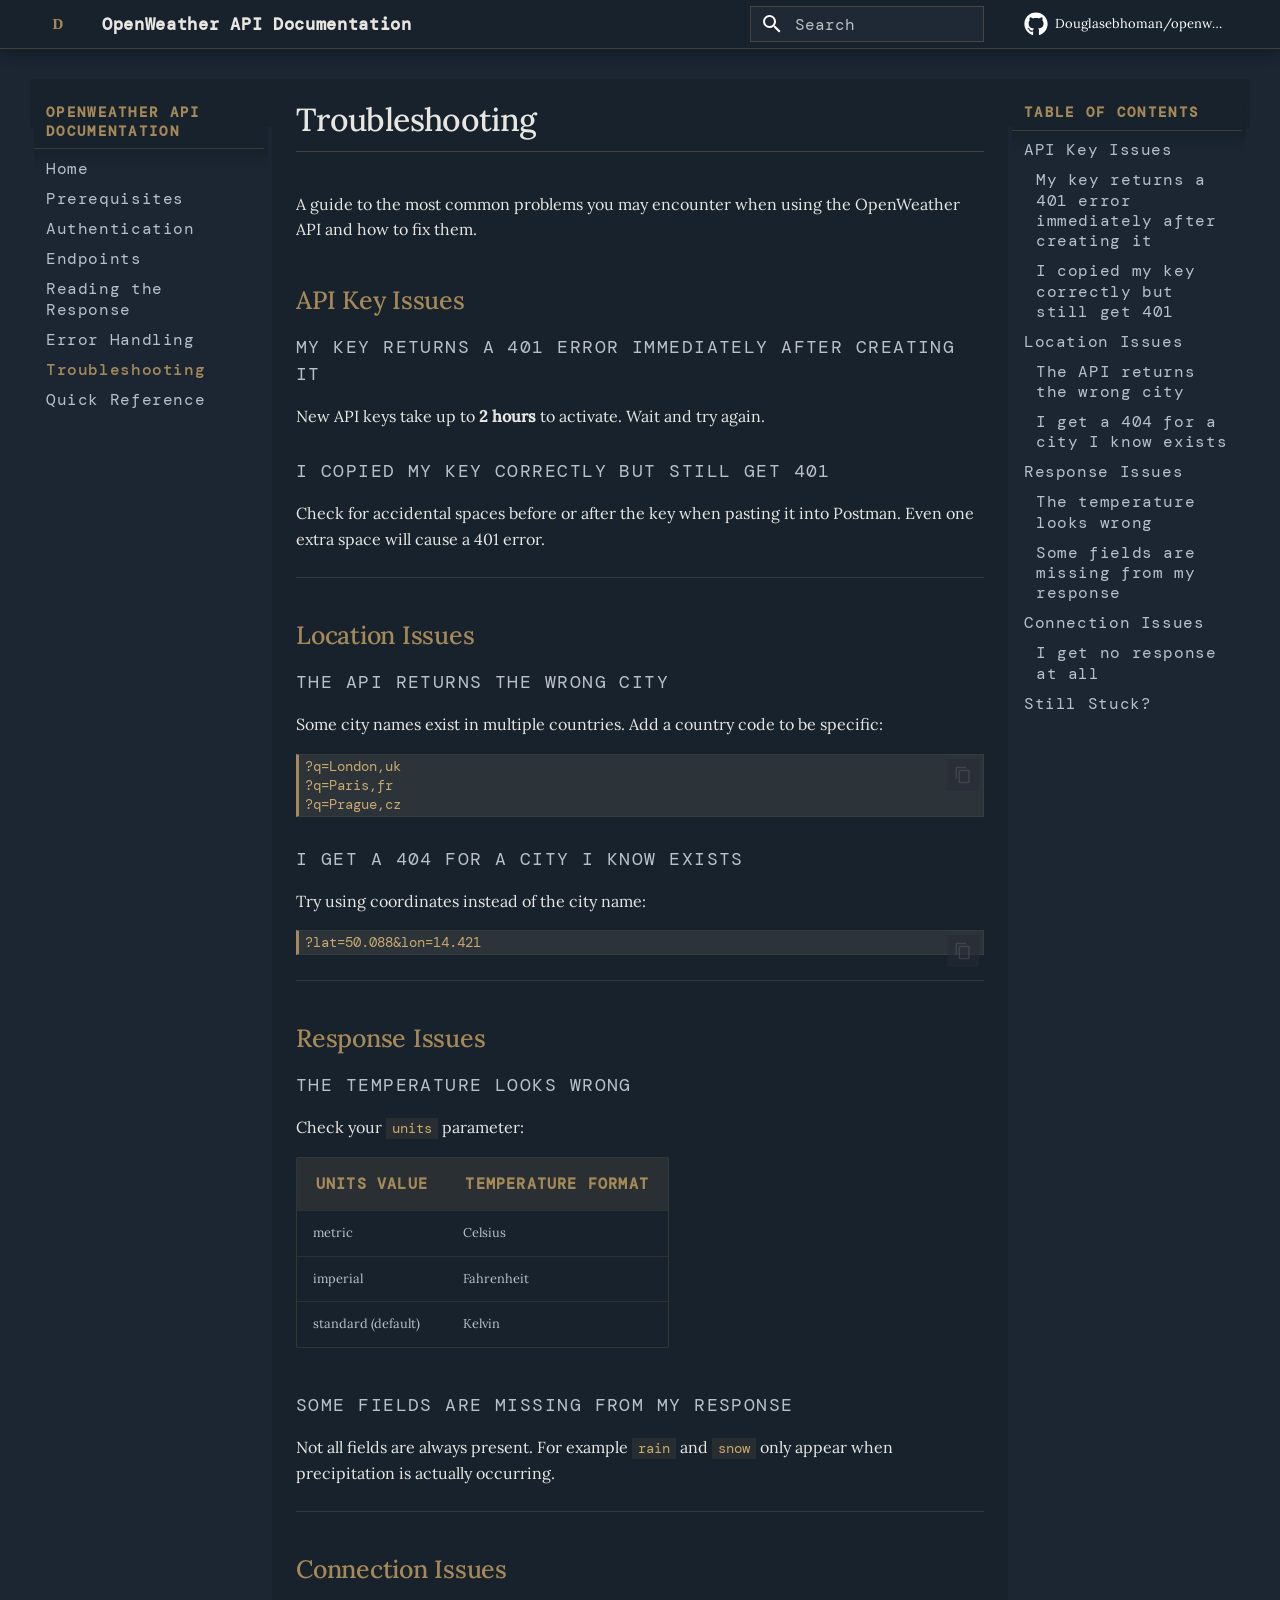
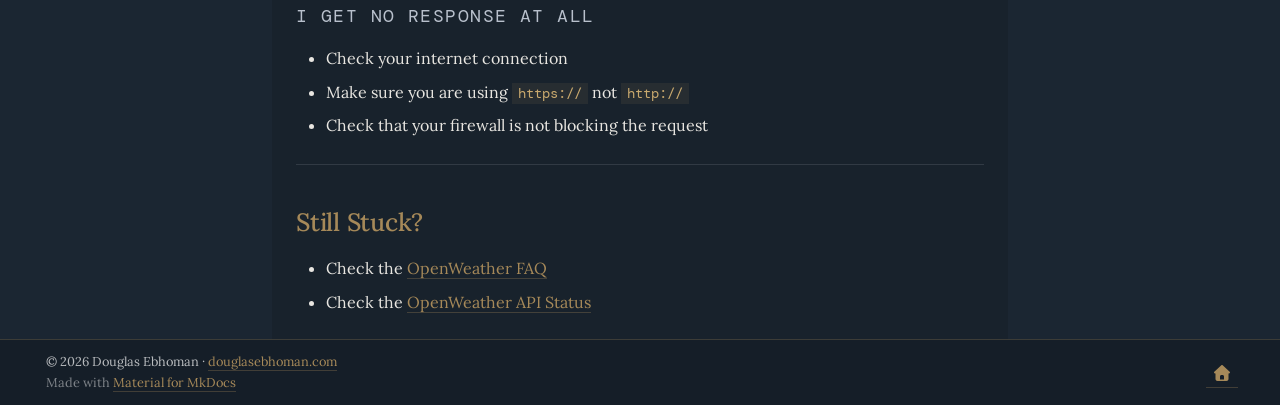
<file: troubleshooting/index.html>
<!doctype html>
<html lang="en" class="no-js">
  <head>
    
      <meta charset="utf-8">
      <meta name="viewport" content="width=device-width,initial-scale=1">
      
        <meta name="description" content="A practical getting started guide for the OpenWeather REST API — written for anyone, not just developers.">
      
      
        <meta name="author" content="Douglas Ebhoman">
      
      
        <link rel="canonical" href="https://douglasebhoman.com/openweather-docs/troubleshooting/">
      
      
        <link rel="prev" href="../errors/">
      
      
        <link rel="next" href="../quickreference/">
      
      
        
      
      
      <link rel="icon" href="../assets/images/favicon.png">
      <meta name="generator" content="mkdocs-1.6.1, mkdocs-material-9.8.1">
    
    
      
        <title>Troubleshooting - OpenWeather API Documentation</title>
      
    
    
      <link rel="stylesheet" href="../assets/stylesheets/main.57a0d79d.min.css">
      
        
        <link rel="stylesheet" href="../assets/stylesheets/palette.fb2fffe2.min.css">
      
      


    
    
      
    
    
      
    
    
      <link rel="stylesheet" href="../stylesheets/brand.css">
    
    <script>__md_scope=new URL("..",location),__md_hash=e=>[...e].reduce(((e,_)=>(e<<5)-e+_.charCodeAt(0)),0),__md_get=(e,_=localStorage,t=__md_scope)=>JSON.parse(_.getItem(t.pathname+"."+e)),__md_set=(e,_,t=localStorage,a=__md_scope)=>{try{t.setItem(a.pathname+"."+e,JSON.stringify(_))}catch(e){}}</script>
    
      

    
    
  </head>
  
  
    
    
    
    
    
    <body dir="ltr" data-md-color-scheme="slate" data-md-color-primary="custom" data-md-color-accent="custom">
  
    
    <input class="md-toggle" data-md-toggle="drawer" type="checkbox" id="__drawer" autocomplete="off">
    <input class="md-toggle" data-md-toggle="search" type="checkbox" id="__search" autocomplete="off">
    <label class="md-overlay" for="__drawer"></label>
    <div data-md-component="skip">
      
        
        <a href="#troubleshooting" class="md-skip">
          Skip to content
        </a>
      
    </div>
    <div data-md-component="announce">
      
    </div>
    
    
      

  

<header class="md-header md-header--shadow" data-md-component="header">
  <nav class="md-header__inner md-grid" aria-label="Header">
    <a href=".." title="OpenWeather API Documentation" class="md-header__button md-logo" aria-label="OpenWeather API Documentation" data-md-component="logo">
      
  <img src="../assets/logo.svg" alt="logo">

    </a>
    <label class="md-header__button md-icon" for="__drawer">
      
      <svg xmlns="http://www.w3.org/2000/svg" viewBox="0 0 24 24"><path d="M3 6h18v2H3zm0 5h18v2H3zm0 5h18v2H3z"/></svg>
    </label>
    <div class="md-header__title" data-md-component="header-title">
      <div class="md-header__ellipsis">
        <div class="md-header__topic">
          <span class="md-ellipsis">
            OpenWeather API Documentation
          </span>
        </div>
        <div class="md-header__topic" data-md-component="header-topic">
          <span class="md-ellipsis">
            
              Troubleshooting
            
          </span>
        </div>
      </div>
    </div>
    
      
    
    
    
    
      
      
        <label class="md-header__button md-icon" for="__search">
          
          <svg xmlns="http://www.w3.org/2000/svg" viewBox="0 0 24 24"><path d="M9.5 3A6.5 6.5 0 0 1 16 9.5c0 1.61-.59 3.09-1.56 4.23l.27.27h.79l5 5-1.5 1.5-5-5v-.79l-.27-.27A6.52 6.52 0 0 1 9.5 16 6.5 6.5 0 0 1 3 9.5 6.5 6.5 0 0 1 9.5 3m0 2C7 5 5 7 5 9.5S7 14 9.5 14 14 12 14 9.5 12 5 9.5 5"/></svg>
        </label>
        <div class="md-search" data-md-component="search" role="dialog">
  <label class="md-search__overlay" for="__search"></label>
  <div class="md-search__inner" role="search">
    <form class="md-search__form" name="search">
      <input type="text" class="md-search__input" name="query" aria-label="Search" placeholder="Search" autocapitalize="off" autocorrect="off" autocomplete="off" spellcheck="false" data-md-component="search-query" required>
      <label class="md-search__icon md-icon" for="__search">
        
        <svg xmlns="http://www.w3.org/2000/svg" viewBox="0 0 24 24"><path d="M9.5 3A6.5 6.5 0 0 1 16 9.5c0 1.61-.59 3.09-1.56 4.23l.27.27h.79l5 5-1.5 1.5-5-5v-.79l-.27-.27A6.52 6.52 0 0 1 9.5 16 6.5 6.5 0 0 1 3 9.5 6.5 6.5 0 0 1 9.5 3m0 2C7 5 5 7 5 9.5S7 14 9.5 14 14 12 14 9.5 12 5 9.5 5"/></svg>
        
        <svg xmlns="http://www.w3.org/2000/svg" viewBox="0 0 24 24"><path d="M20 11v2H8l5.5 5.5-1.42 1.42L4.16 12l7.92-7.92L13.5 5.5 8 11z"/></svg>
      </label>
      <nav class="md-search__options" aria-label="Search">
        
        <button type="reset" class="md-search__icon md-icon" title="Clear" aria-label="Clear" tabindex="-1">
          
          <svg xmlns="http://www.w3.org/2000/svg" viewBox="0 0 24 24"><path d="M19 6.41 17.59 5 12 10.59 6.41 5 5 6.41 10.59 12 5 17.59 6.41 19 12 13.41 17.59 19 19 17.59 13.41 12z"/></svg>
        </button>
      </nav>
      
        <div class="md-search__suggest" data-md-component="search-suggest"></div>
      
    </form>
    <div class="md-search__output">
      <div class="md-search__scrollwrap" tabindex="0" data-md-scrollfix>
        <div class="md-search-result" data-md-component="search-result">
          <div class="md-search-result__meta">
            Initializing search
          </div>
          <ol class="md-search-result__list" role="presentation"></ol>
        </div>
      </div>
    </div>
  </div>
</div>
      
    
    
      <div class="md-header__source">
        <a href="https://github.com/Douglasebhoman/openweather-docs" title="Go to repository" class="md-source" data-md-component="source">
  <div class="md-source__icon md-icon">
    
    <svg xmlns="http://www.w3.org/2000/svg" viewBox="0 0 512 512"><!--! Font Awesome Free 7.1.0 by @fontawesome - https://fontawesome.com License - https://fontawesome.com/license/free (Icons: CC BY 4.0, Fonts: SIL OFL 1.1, Code: MIT License) Copyright 2025 Fonticons, Inc.--><path d="M173.9 397.4c0 2-2.3 3.6-5.2 3.6-3.3.3-5.6-1.3-5.6-3.6 0-2 2.3-3.6 5.2-3.6 3-.3 5.6 1.3 5.6 3.6m-31.1-4.5c-.7 2 1.3 4.3 4.3 4.9 2.6 1 5.6 0 6.2-2s-1.3-4.3-4.3-5.2c-2.6-.7-5.5.3-6.2 2.3m44.2-1.7c-2.9.7-4.9 2.6-4.6 4.9.3 2 2.9 3.3 5.9 2.6 2.9-.7 4.9-2.6 4.6-4.6-.3-1.9-3-3.2-5.9-2.9M252.8 8C114.1 8 8 113.3 8 252c0 110.9 69.8 205.8 169.5 239.2 12.8 2.3 17.3-5.6 17.3-12.1 0-6.2-.3-40.4-.3-61.4 0 0-70 15-84.7-29.8 0 0-11.4-29.1-27.8-36.6 0 0-22.9-15.7 1.6-15.4 0 0 24.9 2 38.6 25.8 21.9 38.6 58.6 27.5 72.9 20.9 2.3-16 8.8-27.1 16-33.7-55.9-6.2-112.3-14.3-112.3-110.5 0-27.5 7.6-41.3 23.6-58.9-2.6-6.5-11.1-33.3 2.6-67.9 20.9-6.5 69 27 69 27 20-5.6 41.5-8.5 62.8-8.5s42.8 2.9 62.8 8.5c0 0 48.1-33.6 69-27 13.7 34.7 5.2 61.4 2.6 67.9 16 17.7 25.8 31.5 25.8 58.9 0 96.5-58.9 104.2-114.8 110.5 9.2 7.9 17 22.9 17 46.4 0 33.7-.3 75.4-.3 83.6 0 6.5 4.6 14.4 17.3 12.1C436.2 457.8 504 362.9 504 252 504 113.3 391.5 8 252.8 8M105.2 352.9c-1.3 1-1 3.3.7 5.2 1.6 1.6 3.9 2.3 5.2 1 1.3-1 1-3.3-.7-5.2-1.6-1.6-3.9-2.3-5.2-1m-10.8-8.1c-.7 1.3.3 2.9 2.3 3.9 1.6 1 3.6.7 4.3-.7.7-1.3-.3-2.9-2.3-3.9-2-.6-3.6-.3-4.3.7m32.4 35.6c-1.6 1.3-1 4.3 1.3 6.2 2.3 2.3 5.2 2.6 6.5 1 1.3-1.3.7-4.3-1.3-6.2-2.2-2.3-5.2-2.6-6.5-1m-11.4-14.7c-1.6 1-1.6 3.6 0 5.9s4.3 3.3 5.6 2.3c1.6-1.3 1.6-3.9 0-6.2-1.4-2.3-4-3.3-5.6-2"/></svg>
  </div>
  <div class="md-source__repository">
    Douglasebhoman/openweather-docs
  </div>
</a>
      </div>
    
  </nav>
  
</header>
    
    <div class="md-container" data-md-component="container">
      
      
        
          
        
      
      <main class="md-main" data-md-component="main">
        <div class="md-main__inner md-grid">
          
            
              
              <div class="md-sidebar md-sidebar--primary" data-md-component="sidebar" data-md-type="navigation" >
                <div class="md-sidebar__scrollwrap">
                  <div class="md-sidebar__inner">
                    



<nav class="md-nav md-nav--primary" aria-label="Navigation" data-md-level="0">
  <label class="md-nav__title" for="__drawer">
    <a href=".." title="OpenWeather API Documentation" class="md-nav__button md-logo" aria-label="OpenWeather API Documentation" data-md-component="logo">
      
  <img src="../assets/logo.svg" alt="logo">

    </a>
    OpenWeather API Documentation
  </label>
  
    <div class="md-nav__source">
      <a href="https://github.com/Douglasebhoman/openweather-docs" title="Go to repository" class="md-source" data-md-component="source">
  <div class="md-source__icon md-icon">
    
    <svg xmlns="http://www.w3.org/2000/svg" viewBox="0 0 512 512"><!--! Font Awesome Free 7.1.0 by @fontawesome - https://fontawesome.com License - https://fontawesome.com/license/free (Icons: CC BY 4.0, Fonts: SIL OFL 1.1, Code: MIT License) Copyright 2025 Fonticons, Inc.--><path d="M173.9 397.4c0 2-2.3 3.6-5.2 3.6-3.3.3-5.6-1.3-5.6-3.6 0-2 2.3-3.6 5.2-3.6 3-.3 5.6 1.3 5.6 3.6m-31.1-4.5c-.7 2 1.3 4.3 4.3 4.9 2.6 1 5.6 0 6.2-2s-1.3-4.3-4.3-5.2c-2.6-.7-5.5.3-6.2 2.3m44.2-1.7c-2.9.7-4.9 2.6-4.6 4.9.3 2 2.9 3.3 5.9 2.6 2.9-.7 4.9-2.6 4.6-4.6-.3-1.9-3-3.2-5.9-2.9M252.8 8C114.1 8 8 113.3 8 252c0 110.9 69.8 205.8 169.5 239.2 12.8 2.3 17.3-5.6 17.3-12.1 0-6.2-.3-40.4-.3-61.4 0 0-70 15-84.7-29.8 0 0-11.4-29.1-27.8-36.6 0 0-22.9-15.7 1.6-15.4 0 0 24.9 2 38.6 25.8 21.9 38.6 58.6 27.5 72.9 20.9 2.3-16 8.8-27.1 16-33.7-55.9-6.2-112.3-14.3-112.3-110.5 0-27.5 7.6-41.3 23.6-58.9-2.6-6.5-11.1-33.3 2.6-67.9 20.9-6.5 69 27 69 27 20-5.6 41.5-8.5 62.8-8.5s42.8 2.9 62.8 8.5c0 0 48.1-33.6 69-27 13.7 34.7 5.2 61.4 2.6 67.9 16 17.7 25.8 31.5 25.8 58.9 0 96.5-58.9 104.2-114.8 110.5 9.2 7.9 17 22.9 17 46.4 0 33.7-.3 75.4-.3 83.6 0 6.5 4.6 14.4 17.3 12.1C436.2 457.8 504 362.9 504 252 504 113.3 391.5 8 252.8 8M105.2 352.9c-1.3 1-1 3.3.7 5.2 1.6 1.6 3.9 2.3 5.2 1 1.3-1 1-3.3-.7-5.2-1.6-1.6-3.9-2.3-5.2-1m-10.8-8.1c-.7 1.3.3 2.9 2.3 3.9 1.6 1 3.6.7 4.3-.7.7-1.3-.3-2.9-2.3-3.9-2-.6-3.6-.3-4.3.7m32.4 35.6c-1.6 1.3-1 4.3 1.3 6.2 2.3 2.3 5.2 2.6 6.5 1 1.3-1.3.7-4.3-1.3-6.2-2.2-2.3-5.2-2.6-6.5-1m-11.4-14.7c-1.6 1-1.6 3.6 0 5.9s4.3 3.3 5.6 2.3c1.6-1.3 1.6-3.9 0-6.2-1.4-2.3-4-3.3-5.6-2"/></svg>
  </div>
  <div class="md-source__repository">
    Douglasebhoman/openweather-docs
  </div>
</a>
    </div>
  
  <ul class="md-nav__list" data-md-scrollfix>
    
      
      
  
  
  
  
    <li class="md-nav__item">
      <a href=".." class="md-nav__link">
        
  
  
  <span class="md-ellipsis">
    
  
    Home
  

    
  </span>
  
  

      </a>
    </li>
  

    
      
      
  
  
  
  
    <li class="md-nav__item">
      <a href="../prerequisites/" class="md-nav__link">
        
  
  
  <span class="md-ellipsis">
    
  
    Prerequisites
  

    
  </span>
  
  

      </a>
    </li>
  

    
      
      
  
  
  
  
    <li class="md-nav__item">
      <a href="../authentication/" class="md-nav__link">
        
  
  
  <span class="md-ellipsis">
    
  
    Authentication
  

    
  </span>
  
  

      </a>
    </li>
  

    
      
      
  
  
  
  
    <li class="md-nav__item">
      <a href="../endpoints/" class="md-nav__link">
        
  
  
  <span class="md-ellipsis">
    
  
    Endpoints
  

    
  </span>
  
  

      </a>
    </li>
  

    
      
      
  
  
  
  
    <li class="md-nav__item">
      <a href="../response/" class="md-nav__link">
        
  
  
  <span class="md-ellipsis">
    
  
    Reading the Response
  

    
  </span>
  
  

      </a>
    </li>
  

    
      
      
  
  
  
  
    <li class="md-nav__item">
      <a href="../errors/" class="md-nav__link">
        
  
  
  <span class="md-ellipsis">
    
  
    Error Handling
  

    
  </span>
  
  

      </a>
    </li>
  

    
      
      
  
  
    
  
  
  
    <li class="md-nav__item md-nav__item--active">
      
      <input class="md-nav__toggle md-toggle" type="checkbox" id="__toc">
      
      
        
      
      
        <label class="md-nav__link md-nav__link--active" for="__toc">
          
  
  
  <span class="md-ellipsis">
    
  
    Troubleshooting
  

    
  </span>
  
  

          <span class="md-nav__icon md-icon"></span>
        </label>
      
      <a href="./" class="md-nav__link md-nav__link--active">
        
  
  
  <span class="md-ellipsis">
    
  
    Troubleshooting
  

    
  </span>
  
  

      </a>
      
        

<nav class="md-nav md-nav--secondary" aria-label="Table of contents">
  
  
  
    
  
  
    <label class="md-nav__title" for="__toc">
      <span class="md-nav__icon md-icon"></span>
      Table of contents
    </label>
    <ul class="md-nav__list" data-md-component="toc" data-md-scrollfix>
      
        <li class="md-nav__item">
  <a href="#api-key-issues" class="md-nav__link">
    <span class="md-ellipsis">
      
        API Key Issues
      
    </span>
  </a>
  
    <nav class="md-nav" aria-label="API Key Issues">
      <ul class="md-nav__list">
        
          <li class="md-nav__item">
  <a href="#my-key-returns-a-401-error-immediately-after-creating-it" class="md-nav__link">
    <span class="md-ellipsis">
      
        My key returns a 401 error immediately after creating it
      
    </span>
  </a>
  
</li>
        
          <li class="md-nav__item">
  <a href="#i-copied-my-key-correctly-but-still-get-401" class="md-nav__link">
    <span class="md-ellipsis">
      
        I copied my key correctly but still get 401
      
    </span>
  </a>
  
</li>
        
      </ul>
    </nav>
  
</li>
      
        <li class="md-nav__item">
  <a href="#location-issues" class="md-nav__link">
    <span class="md-ellipsis">
      
        Location Issues
      
    </span>
  </a>
  
    <nav class="md-nav" aria-label="Location Issues">
      <ul class="md-nav__list">
        
          <li class="md-nav__item">
  <a href="#the-api-returns-the-wrong-city" class="md-nav__link">
    <span class="md-ellipsis">
      
        The API returns the wrong city
      
    </span>
  </a>
  
</li>
        
          <li class="md-nav__item">
  <a href="#i-get-a-404-for-a-city-i-know-exists" class="md-nav__link">
    <span class="md-ellipsis">
      
        I get a 404 for a city I know exists
      
    </span>
  </a>
  
</li>
        
      </ul>
    </nav>
  
</li>
      
        <li class="md-nav__item">
  <a href="#response-issues" class="md-nav__link">
    <span class="md-ellipsis">
      
        Response Issues
      
    </span>
  </a>
  
    <nav class="md-nav" aria-label="Response Issues">
      <ul class="md-nav__list">
        
          <li class="md-nav__item">
  <a href="#the-temperature-looks-wrong" class="md-nav__link">
    <span class="md-ellipsis">
      
        The temperature looks wrong
      
    </span>
  </a>
  
</li>
        
          <li class="md-nav__item">
  <a href="#some-fields-are-missing-from-my-response" class="md-nav__link">
    <span class="md-ellipsis">
      
        Some fields are missing from my response
      
    </span>
  </a>
  
</li>
        
      </ul>
    </nav>
  
</li>
      
        <li class="md-nav__item">
  <a href="#connection-issues" class="md-nav__link">
    <span class="md-ellipsis">
      
        Connection Issues
      
    </span>
  </a>
  
    <nav class="md-nav" aria-label="Connection Issues">
      <ul class="md-nav__list">
        
          <li class="md-nav__item">
  <a href="#i-get-no-response-at-all" class="md-nav__link">
    <span class="md-ellipsis">
      
        I get no response at all
      
    </span>
  </a>
  
</li>
        
      </ul>
    </nav>
  
</li>
      
        <li class="md-nav__item">
  <a href="#still-stuck" class="md-nav__link">
    <span class="md-ellipsis">
      
        Still Stuck?
      
    </span>
  </a>
  
</li>
      
    </ul>
  
</nav>
      
    </li>
  

    
      
      
  
  
  
  
    <li class="md-nav__item">
      <a href="../quickreference/" class="md-nav__link">
        
  
  
  <span class="md-ellipsis">
    
  
    Quick Reference
  

    
  </span>
  
  

      </a>
    </li>
  

    
  </ul>
</nav>
                  </div>
                </div>
              </div>
            
            
              
              <div class="md-sidebar md-sidebar--secondary" data-md-component="sidebar" data-md-type="toc" >
                <div class="md-sidebar__scrollwrap">
                  <div class="md-sidebar__inner">
                    

<nav class="md-nav md-nav--secondary" aria-label="Table of contents">
  
  
  
    
  
  
    <label class="md-nav__title" for="__toc">
      <span class="md-nav__icon md-icon"></span>
      Table of contents
    </label>
    <ul class="md-nav__list" data-md-component="toc" data-md-scrollfix>
      
        <li class="md-nav__item">
  <a href="#api-key-issues" class="md-nav__link">
    <span class="md-ellipsis">
      
        API Key Issues
      
    </span>
  </a>
  
    <nav class="md-nav" aria-label="API Key Issues">
      <ul class="md-nav__list">
        
          <li class="md-nav__item">
  <a href="#my-key-returns-a-401-error-immediately-after-creating-it" class="md-nav__link">
    <span class="md-ellipsis">
      
        My key returns a 401 error immediately after creating it
      
    </span>
  </a>
  
</li>
        
          <li class="md-nav__item">
  <a href="#i-copied-my-key-correctly-but-still-get-401" class="md-nav__link">
    <span class="md-ellipsis">
      
        I copied my key correctly but still get 401
      
    </span>
  </a>
  
</li>
        
      </ul>
    </nav>
  
</li>
      
        <li class="md-nav__item">
  <a href="#location-issues" class="md-nav__link">
    <span class="md-ellipsis">
      
        Location Issues
      
    </span>
  </a>
  
    <nav class="md-nav" aria-label="Location Issues">
      <ul class="md-nav__list">
        
          <li class="md-nav__item">
  <a href="#the-api-returns-the-wrong-city" class="md-nav__link">
    <span class="md-ellipsis">
      
        The API returns the wrong city
      
    </span>
  </a>
  
</li>
        
          <li class="md-nav__item">
  <a href="#i-get-a-404-for-a-city-i-know-exists" class="md-nav__link">
    <span class="md-ellipsis">
      
        I get a 404 for a city I know exists
      
    </span>
  </a>
  
</li>
        
      </ul>
    </nav>
  
</li>
      
        <li class="md-nav__item">
  <a href="#response-issues" class="md-nav__link">
    <span class="md-ellipsis">
      
        Response Issues
      
    </span>
  </a>
  
    <nav class="md-nav" aria-label="Response Issues">
      <ul class="md-nav__list">
        
          <li class="md-nav__item">
  <a href="#the-temperature-looks-wrong" class="md-nav__link">
    <span class="md-ellipsis">
      
        The temperature looks wrong
      
    </span>
  </a>
  
</li>
        
          <li class="md-nav__item">
  <a href="#some-fields-are-missing-from-my-response" class="md-nav__link">
    <span class="md-ellipsis">
      
        Some fields are missing from my response
      
    </span>
  </a>
  
</li>
        
      </ul>
    </nav>
  
</li>
      
        <li class="md-nav__item">
  <a href="#connection-issues" class="md-nav__link">
    <span class="md-ellipsis">
      
        Connection Issues
      
    </span>
  </a>
  
    <nav class="md-nav" aria-label="Connection Issues">
      <ul class="md-nav__list">
        
          <li class="md-nav__item">
  <a href="#i-get-no-response-at-all" class="md-nav__link">
    <span class="md-ellipsis">
      
        I get no response at all
      
    </span>
  </a>
  
</li>
        
      </ul>
    </nav>
  
</li>
      
        <li class="md-nav__item">
  <a href="#still-stuck" class="md-nav__link">
    <span class="md-ellipsis">
      
        Still Stuck?
      
    </span>
  </a>
  
</li>
      
    </ul>
  
</nav>
                  </div>
                </div>
              </div>
            
          
          
            <div class="md-content" data-md-component="content">
              
              <article class="md-content__inner md-typeset">
                
                  


  
  


<h1 id="troubleshooting">Troubleshooting</h1>
<p>A guide to the most common problems you may encounter when using 
the OpenWeather API and how to fix them.</p>
<h2 id="api-key-issues">API Key Issues</h2>
<h3 id="my-key-returns-a-401-error-immediately-after-creating-it">My key returns a 401 error immediately after creating it</h3>
<p>New API keys take up to <strong>2 hours</strong> to activate. Wait and try again.</p>
<h3 id="i-copied-my-key-correctly-but-still-get-401">I copied my key correctly but still get 401</h3>
<p>Check for accidental spaces before or after the key when pasting it 
into Postman. Even one extra space will cause a 401 error.</p>
<hr />
<h2 id="location-issues">Location Issues</h2>
<h3 id="the-api-returns-the-wrong-city">The API returns the wrong city</h3>
<p>Some city names exist in multiple countries. Add a country code to 
be specific:
<div class="highlight"><pre><span></span><code><a id="__codelineno-0-1" name="__codelineno-0-1" href="#__codelineno-0-1"></a>?q=London,uk
<a id="__codelineno-0-2" name="__codelineno-0-2" href="#__codelineno-0-2"></a>?q=Paris,fr
<a id="__codelineno-0-3" name="__codelineno-0-3" href="#__codelineno-0-3"></a>?q=Prague,cz
</code></pre></div></p>
<h3 id="i-get-a-404-for-a-city-i-know-exists">I get a 404 for a city I know exists</h3>
<p>Try using coordinates instead of the city name:
<div class="highlight"><pre><span></span><code><a id="__codelineno-1-1" name="__codelineno-1-1" href="#__codelineno-1-1"></a>?lat=50.088&amp;lon=14.421
</code></pre></div></p>
<hr />
<h2 id="response-issues">Response Issues</h2>
<h3 id="the-temperature-looks-wrong">The temperature looks wrong</h3>
<p>Check your <code>units</code> parameter:</p>
<table>
<thead>
<tr>
<th>units value</th>
<th>Temperature format</th>
</tr>
</thead>
<tbody>
<tr>
<td>metric</td>
<td>Celsius</td>
</tr>
<tr>
<td>imperial</td>
<td>Fahrenheit</td>
</tr>
<tr>
<td>standard (default)</td>
<td>Kelvin</td>
</tr>
</tbody>
</table>
<h3 id="some-fields-are-missing-from-my-response">Some fields are missing from my response</h3>
<p>Not all fields are always present. For example <code>rain</code> and <code>snow</code> 
only appear when precipitation is actually occurring.</p>
<hr />
<h2 id="connection-issues">Connection Issues</h2>
<h3 id="i-get-no-response-at-all">I get no response at all</h3>
<ul>
<li>Check your internet connection</li>
<li>Make sure you are using <code>https://</code> not <code>http://</code></li>
<li>Check that your firewall is not blocking the request</li>
</ul>
<hr />
<h2 id="still-stuck">Still Stuck?</h2>
<ul>
<li>Check the <a href="https://openweathermap.org/faq">OpenWeather FAQ</a></li>
<li>Check the <a href="https://openweathermap.org/api/history-api-full-archive">OpenWeather API Status</a></li>
</ul>












                
              </article>
            </div>
          
          
<script>var target=document.getElementById(location.hash.slice(1));target&&target.name&&(target.checked=target.name.startsWith("__tabbed_"))</script>
        </div>
        
          <button type="button" class="md-top md-icon" data-md-component="top" hidden>
  
  <svg xmlns="http://www.w3.org/2000/svg" viewBox="0 0 24 24"><path d="M13 20h-2V8l-5.5 5.5-1.42-1.42L12 4.16l7.92 7.92-1.42 1.42L13 8z"/></svg>
  Back to top
</button>
        
      </main>
      
        <footer class="md-footer">
  
  <div class="md-footer-meta md-typeset">
    <div class="md-footer-meta__inner md-grid">
      <div class="md-copyright">
  
    <div class="md-copyright__highlight">
      © 2026 Douglas Ebhoman · <a href="https://douglasebhoman.com">douglasebhoman.com</a>
    </div>
  
  
    Made with
    <a href="https://squidfunk.github.io/mkdocs-material/" target="_blank" rel="noopener">
      Material for MkDocs
    </a>
  
</div>
      
        
<div class="md-social">
  
    
    
    
    
    <a href="https://douglasebhoman.com" target="_blank" rel="noopener" title="douglasebhoman.com" class="md-social__link">
      <svg xmlns="http://www.w3.org/2000/svg" viewBox="0 0 512 512"><!--! Font Awesome Free 7.1.0 by @fontawesome - https://fontawesome.com License - https://fontawesome.com/license/free (Icons: CC BY 4.0, Fonts: SIL OFL 1.1, Code: MIT License) Copyright 2025 Fonticons, Inc.--><path d="M277.8 8.6c-12.3-11.4-31.3-11.4-43.5 0l-224 208c-9.6 9-12.8 22.9-8 35.1S18.8 272 32 272h16v176c0 35.3 28.7 64 64 64h288c35.3 0 64-28.7 64-64V272h16c13.2 0 25-8.1 29.8-20.3s1.6-26.2-8-35.1zM240 320h32c26.5 0 48 21.5 48 48v96H192v-96c0-26.5 21.5-48 48-48"/></svg>
    </a>
  
</div>
      
    </div>
  </div>
</footer>
      
    </div>
    <div class="md-dialog" data-md-component="dialog">
      <div class="md-dialog__inner md-typeset"></div>
    </div>
    
    
    
      
      
      <script id="__config" type="application/json">{"annotate": null, "base": "..", "features": ["navigation.instant", "navigation.top", "navigation.sections", "search.highlight", "search.suggest", "content.code.copy"], "search": "../assets/javascripts/workers/search.a7633da7.min.js", "tags": null, "translations": {"clipboard.copied": "Copied to clipboard", "clipboard.copy": "Copy to clipboard", "search.result.more.one": "1 more on this page", "search.result.more.other": "# more on this page", "search.result.none": "No matching documents", "search.result.one": "1 matching document", "search.result.other": "# matching documents", "search.result.placeholder": "Type to start searching", "search.result.term.missing": "Missing", "select.version": "Select version"}, "version": null}</script>
    
    
      <script src="../assets/javascripts/bundle.a5f9d56c.min.js"></script>
      
    
  </body>
</html>
</file>
<file: stylesheets/brand.css>
/* ============================================================
   BRAND STYLESHEET — Douglas Ebhoman
   Navy: #18222C | Gold: #A68959 | Silver: #B8C0CC
============================================================ */

/* DM Mono and Lora, self-hosted so no page requests anything from Google */
@import url('fonts/fonts.css');

/* Core colour overrides */
[data-md-color-scheme="slate"] {
  --md-primary-fg-color:        #A68959;
  --md-primary-fg-color--light: #C9A96E;
  --md-primary-fg-color--dark:  #8C7248;
  --md-accent-fg-color:         #A68959;
  --md-default-bg-color:        #18222C;
  --md-default-fg-color:        #E8E6E1;
  --md-default-fg-color--light: #B8C0CC;
  --md-default-fg-color--lighter: #8892A4;
  --md-code-bg-color:           #1E2935;
  --md-code-fg-color:           #E8E6E1;
  --md-typeset-color:           #E8E6E1;
  --md-typeset-a-color:         #A68959;
}

/* Typography */
body,
.md-typeset {
  font-family: 'Lora', Georgia, serif !important;
  color: #E8E6E1;
}

.md-typeset code,
.md-typeset pre,
.md-header__title,
.md-nav__title,
.md-nav__link,
.md-search__input {
  font-family: 'DM Mono', monospace !important;
}

/* Header */
.md-header {
  background-color: #18222C !important;
  border-bottom: 1px solid rgba(166, 137, 89, 0.3) !important;
  box-shadow: 0 2px 16px rgba(0,0,0,0.4) !important;
}

.md-header__title {
  font-family: 'DM Mono', monospace !important;
  font-size: 0.85rem !important;
  letter-spacing: 0.04em !important;
  color: #E8E6E1 !important;
}

/* Navigation sidebar */
.md-sidebar {
  background-color: #18222C !important;
}

.md-nav__title {
  color: #A68959 !important;
  font-size: 0.72rem !important;
  letter-spacing: 0.16em !important;
  text-transform: uppercase !important;
  border-bottom: 1px solid rgba(166,137,89,0.25) !important;
  padding-bottom: 8px !important;
}

.md-nav__link {
  color: #B8C0CC !important;
  font-size: 0.78rem !important;
  letter-spacing: 0.04em !important;
  transition: color 0.2s ease !important;
}

.md-nav__link:hover,
.md-nav__link--active {
  color: #A68959 !important;
}

.md-nav__link--active {
  font-weight: 500 !important;
}

/* Content area */
.md-content {
  background-color: #18222C !important;
}

.md-main {
  background-color: #1B2632 !important;
}

/* Headings */
.md-typeset h1 {
  font-family: 'Lora', serif !important;
  font-weight: 500 !important;
  color: #E8E6E1 !important;
  letter-spacing: -0.02em !important;
  border-bottom: 1px solid rgba(166,137,89,0.3) !important;
  padding-bottom: 0.5rem !important;
}

.md-typeset h2 {
  font-family: 'Lora', serif !important;
  font-weight: 500 !important;
  color: #A68959 !important;
  letter-spacing: -0.01em !important;
}

.md-typeset h3,
.md-typeset h4 {
  font-family: 'DM Mono', monospace !important;
  font-size: 0.9rem !important;
  letter-spacing: 0.08em !important;
  text-transform: uppercase !important;
  color: #B8C0CC !important;
}

/* Links */
.md-typeset a {
  color: #A68959 !important;
  text-decoration: none !important;
  border-bottom: 1px solid rgba(166,137,89,0.3) !important;
  transition: border-color 0.2s ease !important;
}

.md-typeset a:hover {
  border-bottom-color: #A68959 !important;
}

/* Code blocks */
.md-typeset pre {
  background-color: #1E2935 !important;
  border: 1px solid rgba(166,137,89,0.2) !important;
  border-left: 3px solid #A68959 !important;
  border-radius: 0 !important;
}

.md-typeset code {
  background-color: rgba(166,137,89,0.1) !important;
  color: #C9A96E !important;
  border-radius: 0 !important;
  padding: 2px 6px !important;
}

/* Admonitions */
.md-typeset .admonition {
  border-radius: 0 !important;
  border-left-color: #A68959 !important;
  background-color: rgba(166,137,89,0.08) !important;
}

.md-typeset .admonition-title {
  background-color: rgba(166,137,89,0.15) !important;
  font-family: 'DM Mono', monospace !important;
  font-size: 0.78rem !important;
  letter-spacing: 0.08em !important;
  text-transform: uppercase !important;
}

/* Tables */
.md-typeset table {
  border: 1px solid rgba(166,137,89,0.2) !important;
}

.md-typeset table th {
  background-color: rgba(166,137,89,0.12) !important;
  color: #A68959 !important;
  font-family: 'DM Mono', monospace !important;
  font-size: 0.75rem !important;
  letter-spacing: 0.08em !important;
  text-transform: uppercase !important;
}

.md-typeset table td {
  border-color: rgba(166,137,89,0.15) !important;
  color: #B8C0CC !important;
}

.md-typeset table tr:hover td {
  background-color: rgba(166,137,89,0.05) !important;
}

/* Search */
.md-search__input {
  background-color: #1E2935 !important;
  color: #E8E6E1 !important;
  border: 1px solid rgba(166,137,89,0.3) !important;
  border-radius: 0 !important;
}

/* Footer */
.md-footer {
  background-color: #18222C !important;
  border-top: 1px solid rgba(166,137,89,0.25) !important;
}

.md-footer-meta {
  background-color: #151E28 !important;
}

/* Selection */
::selection {
  background: #A68959 !important;
  color: #18222C !important;
}
</file>
<file: assets/stylesheets/main.57a0d79d.min.css>
@charset "UTF-8";html{box-sizing:border-box;-webkit-text-size-adjust:none;-moz-text-size-adjust:none;text-size-adjust:none}*,:after,:before{box-sizing:inherit}@media(prefers-reduced-motion){*,:after,:before{transition:none!important}}body{margin:0;-webkit-font-smoothing:antialiased;-moz-osx-font-smoothing:grayscale;--md-text-font-family:var(--md-text-font, _),
    -apple-system, BlinkMacSystemFont, Helvetica, Arial, sans-serif;--md-code-font-family:var(--md-code-font, _),
    SFMono-Regular, Consolas, Menlo, monospace}.md-typeset code:not(.focus-visible),a,button,input,label{-webkit-tap-highlight-color:transparent}a{color:inherit;text-decoration:none}hr{box-sizing:initial;display:block;height:.05rem;padding:0;overflow:visible;border:0}small{font-size:80%}sub,sup{line-height:1em}img{border-style:none}table{border-spacing:0;border-collapse:initial}td,th{font-weight:400;vertical-align:top}button{padding:0;margin:0;font-family:inherit;font-size:inherit;background:#0000;border:0}input{border:0;outline:none}:root{--md-primary-fg-color:#4051b5;--md-primary-fg-color--light:#5d6cc0;--md-primary-fg-color--dark:#303fa1;--md-primary-bg-color:#fff;--md-primary-bg-color--light:#ffffffb3;--md-accent-fg-color:#526cfe;--md-accent-fg-color--transparent:#526cfe1a;--md-accent-bg-color:#fff;--md-accent-bg-color--light:#ffffffb3;--md-typeset-table-sort-icon:url("data:image/svg+xml;charset=utf-8,<svg xmlns='http://www.w3.org/2000/svg' viewBox='0 0 24 24'><path d='m18 21-4-4h3V7h-3l4-4 4 4h-3v10h3M2 19v-2h10v2M2 13v-2h7v2M2 7V5h4v2z'/></svg>");--md-typeset-table-sort-icon--asc:url("data:image/svg+xml;charset=utf-8,<svg xmlns='http://www.w3.org/2000/svg' viewBox='0 0 24 24'><path d='M19 17h3l-4 4-4-4h3V3h2M2 17h10v2H2M6 5v2H2V5m0 6h7v2H2z'/></svg>");--md-typeset-table-sort-icon--desc:url("data:image/svg+xml;charset=utf-8,<svg xmlns='http://www.w3.org/2000/svg' viewBox='0 0 24 24'><path d='M19 7h3l-4-4-4 4h3v14h2M2 17h10v2H2M6 5v2H2V5m0 6h7v2H2z'/></svg>")}[data-md-color-scheme=default]{color-scheme:light}[data-md-color-scheme=default] img[src$="#gh-dark-mode-only"],[data-md-color-scheme=default] img[src$="#only-dark"]{display:none}:root,[data-md-color-scheme=default]{--md-hue:225deg;--md-default-fg-color:#000000de;--md-default-fg-color--light:#0000008a;--md-default-fg-color--lighter:#00000052;--md-default-fg-color--lightest:#00000012;--md-default-bg-color:#fff;--md-default-bg-color--light:#ffffffb3;--md-default-bg-color--lighter:#ffffff4d;--md-default-bg-color--lightest:#ffffff1f;--md-code-fg-color:#36464e;--md-code-bg-color:#f5f5f5;--md-code-bg-color--light:#f5f5f5b3;--md-code-bg-color--lighter:#f5f5f54d;--md-code-hl-color:#4287ff;--md-code-hl-color--light:#4287ff1a;--md-code-hl-number-color:#d52a2a;--md-code-hl-special-color:#db1457;--md-code-hl-function-color:#a846b9;--md-code-hl-constant-color:#6e59d9;--md-code-hl-keyword-color:#3f6ec6;--md-code-hl-string-color:#1c7d4d;--md-code-hl-name-color:var(--md-code-fg-color);--md-code-hl-operator-color:var(--md-default-fg-color--light);--md-code-hl-punctuation-color:var(--md-default-fg-color--light);--md-code-hl-comment-color:var(--md-default-fg-color--light);--md-code-hl-generic-color:var(--md-default-fg-color--light);--md-code-hl-variable-color:var(--md-default-fg-color--light);--md-typeset-color:var(--md-default-fg-color);--md-typeset-a-color:var(--md-primary-fg-color);--md-typeset-del-color:#f5503d26;--md-typeset-ins-color:#0bd57026;--md-typeset-kbd-color:#fafafa;--md-typeset-kbd-accent-color:#fff;--md-typeset-kbd-border-color:#b8b8b8;--md-typeset-mark-color:#ffff0080;--md-typeset-table-color:#0000001f;--md-typeset-table-color--light:#00000009;--md-admonition-fg-color:var(--md-default-fg-color);--md-admonition-bg-color:var(--md-default-bg-color);--md-warning-fg-color:#000000de;--md-warning-bg-color:#ff9;--md-footer-fg-color:#fff;--md-footer-fg-color--light:#ffffffb3;--md-footer-fg-color--lighter:#ffffff73;--md-footer-bg-color:#000000de;--md-footer-bg-color--dark:#00000052;--md-shadow-z1:0 0.2rem 0.5rem #0000000d,
    0 0 0.05rem #0000001a;--md-shadow-z2:0 0.2rem 0.5rem #0000001a,
    0 0 0.05rem #00000040;--md-shadow-z3:0 0.2rem 0.5rem #0003,
    0 0 0.05rem #00000059}.md-icon svg{display:block;width:1.2rem;height:1.2rem;fill:currentcolor}aside,body,input{font-family:var(--md-text-font-family);font-feature-settings:"kern","liga";color:var(--md-typeset-color)}code,kbd,pre{font-family:var(--md-code-font-family);font-feature-settings:"kern"}.md-typeset{font-size:.8rem;line-height:1.6;overflow-wrap:break-word;-webkit-print-color-adjust:exact;color-adjust:exact}@media print{.md-typeset{font-size:.68rem}.md-typeset code,.md-typeset kbd,.md-typeset pre{white-space:pre-wrap}}.md-typeset blockquote,.md-typeset dl,.md-typeset figure,.md-typeset ol,.md-typeset pre,.md-typeset ul{margin-top:1em;margin-bottom:1em}.md-typeset h1{margin:0 0 1.25em;font-size:2em;line-height:1.3;color:var(--md-default-fg-color--light)}.md-typeset h1,.md-typeset h2{font-weight:300;letter-spacing:-.01em}.md-typeset h2{margin:1.6em 0 .64em;font-size:1.5625em;line-height:1.4}.md-typeset h3{margin:1.6em 0 .8em;font-size:1.25em;font-weight:400;line-height:1.5;letter-spacing:-.01em}.md-typeset h2+h3{margin-top:.8em}.md-typeset h4{margin:1em 0;font-weight:700;letter-spacing:-.01em}.md-typeset h5,.md-typeset h6{margin:1.25em 0;font-size:.8em;font-weight:700;color:var(--md-default-fg-color--light);letter-spacing:-.01em}.md-typeset h5{text-transform:uppercase}.md-typeset h5 code{text-transform:none}.md-typeset hr{display:flow-root;margin:1.5em 0;border-bottom:.05rem solid var(--md-default-fg-color--lightest)}.md-typeset a{color:var(--md-typeset-a-color);word-break:break-word}.md-typeset a,.md-typeset a:before{transition:color 125ms}.md-typeset a:focus,.md-typeset a:hover{color:var(--md-accent-fg-color)}.md-typeset a:focus code,.md-typeset a:hover code{color:var(--md-accent-fg-color);background-color:var(--md-accent-fg-color--transparent)}.md-typeset a code{color:var(--md-typeset-a-color)}.md-typeset a.focus-visible{outline-color:var(--md-accent-fg-color);outline-offset:.2rem}.md-typeset code,.md-typeset kbd,.md-typeset pre{font-variant-ligatures:none;color:var(--md-code-fg-color);direction:ltr;transition:background-color 125ms}.md-typeset code{padding:0 .2941176471em;font-size:.85em;word-break:break-word;background-color:var(--md-code-bg-color);border-radius:.1rem;-webkit-box-decoration-break:clone;box-decoration-break:clone;transition:color 125ms,background-color 125ms}.md-typeset code:not(.focus-visible){outline:none}.md-typeset pre{position:relative;display:flow-root;line-height:1.4}.md-typeset pre>code{display:block;padding:.7720588235em 1.1764705882em;margin:0;overflow:auto;word-break:normal;touch-action:auto;scrollbar-color:var(--md-default-fg-color--lighter) #0000;scrollbar-width:thin;outline-color:var(--md-accent-fg-color);box-shadow:none;-webkit-box-decoration-break:slice;box-decoration-break:slice}.md-typeset pre>code:hover{scrollbar-color:var(--md-accent-fg-color) #0000}.md-typeset pre>code::-webkit-scrollbar{width:.2rem;height:.2rem}.md-typeset pre>code::-webkit-scrollbar-thumb{background-color:var(--md-default-fg-color--lighter)}.md-typeset pre>code::-webkit-scrollbar-thumb:hover{background-color:var(--md-accent-fg-color)}.md-typeset kbd{display:inline-block;padding:0 .6666666667em;font-size:.75em;color:var(--md-default-fg-color);word-break:break-word;vertical-align:text-top;background-color:var(--md-typeset-kbd-color);border-radius:.1rem;box-shadow:0 .1rem 0 .05rem var(--md-typeset-kbd-border-color),0 .1rem 0 var(--md-typeset-kbd-border-color),0 -.1rem .2rem var(--md-typeset-kbd-accent-color) inset}.md-typeset mark{color:inherit;word-break:break-word;background-color:var(--md-typeset-mark-color);-webkit-box-decoration-break:clone;box-decoration-break:clone}.md-typeset abbr{text-decoration:none;cursor:help}.md-typeset [data-preview],.md-typeset abbr{border-bottom:.05rem dotted var(--md-default-fg-color--light)}.md-typeset small{opacity:.75}[dir=ltr] .md-typeset sub,[dir=ltr] .md-typeset sup{margin-left:.078125em}[dir=rtl] .md-typeset sub,[dir=rtl] .md-typeset sup{margin-right:.078125em}[dir=ltr] .md-typeset blockquote{padding-left:.6rem;border-left:.2rem solid var(--md-default-fg-color--lighter)}[dir=rtl] .md-typeset blockquote{padding-right:.6rem;border-right:.2rem solid var(--md-default-fg-color--lighter)}.md-typeset blockquote{margin-left:0;margin-right:0;color:var(--md-default-fg-color--light)}.md-typeset ul{list-style-type:disc}.md-typeset ul[type]{list-style-type:revert-layer}[dir=ltr] .md-typeset ol,[dir=ltr] .md-typeset ol li ol,[dir=ltr] .md-typeset ol li ul,[dir=ltr] .md-typeset ul,[dir=ltr] .md-typeset ul li ol,[dir=ltr] .md-typeset ul li ul{margin-left:.625em}[dir=rtl] .md-typeset ol,[dir=rtl] .md-typeset ol li ol,[dir=rtl] .md-typeset ol li ul,[dir=rtl] .md-typeset ul,[dir=rtl] .md-typeset ul li ol,[dir=rtl] .md-typeset ul li ul{margin-right:.625em}.md-typeset ol,.md-typeset ul{padding:0}.md-typeset ol:not([hidden]),.md-typeset ul:not([hidden]){display:flow-root}.md-typeset ol ol,.md-typeset ul ol{list-style-type:lower-alpha}.md-typeset ol ol ol,.md-typeset ul ol ol{list-style-type:lower-roman}.md-typeset ol ol ol ol,.md-typeset ul ol ol ol{list-style-type:upper-alpha}.md-typeset ol ol ol ol ol,.md-typeset ul ol ol ol ol{list-style-type:upper-roman}.md-typeset ol[type],.md-typeset ul[type]{list-style-type:revert-layer}[dir=ltr] .md-typeset ol li,[dir=ltr] .md-typeset ul li{margin-left:1.25em}[dir=rtl] .md-typeset ol li,[dir=rtl] .md-typeset ul li{margin-right:1.25em}.md-typeset ol li,.md-typeset ul li{margin-bottom:.5em}.md-typeset ol li blockquote,.md-typeset ol li p,.md-typeset ul li blockquote,.md-typeset ul li p{margin:.5em 0}.md-typeset ol li:last-child,.md-typeset ul li:last-child{margin-bottom:0}.md-typeset ol li ol,.md-typeset ol li ul,.md-typeset ul li ol,.md-typeset ul li ul{margin-top:.5em;margin-bottom:.5em}[dir=ltr] .md-typeset dd{margin-left:1.875em}[dir=rtl] .md-typeset dd{margin-right:1.875em}.md-typeset dd{margin-top:1em;margin-bottom:1.5em}.md-typeset img,.md-typeset svg,.md-typeset video{max-width:100%;height:auto}.md-typeset img[align=left]{margin:1em 1em 1em 0}.md-typeset img[align=right]{margin:1em 0 1em 1em}.md-typeset img[align]:only-child{margin-top:0}.md-typeset figure{display:flow-root;width:fit-content;max-width:100%;margin:1em auto;text-align:center}.md-typeset figure img{display:block;margin:0 auto}.md-typeset figcaption{max-width:24rem;margin:1em auto;font-style:italic}.md-typeset iframe{max-width:100%}.md-typeset table:not([class]){display:inline-block;max-width:100%;overflow:auto;font-size:.64rem;touch-action:auto;background-color:var(--md-default-bg-color);border:.05rem solid var(--md-typeset-table-color);border-radius:.1rem}@media print{.md-typeset table:not([class]){display:table}}.md-typeset table:not([class])+*{margin-top:1.5em}.md-typeset table:not([class]) td>:first-child,.md-typeset table:not([class]) th>:first-child{margin-top:0}.md-typeset table:not([class]) td>:last-child,.md-typeset table:not([class]) th>:last-child{margin-bottom:0}.md-typeset table:not([class]) td:not([align]),.md-typeset table:not([class]) th:not([align]){text-align:left}[dir=rtl] .md-typeset table:not([class]) td:not([align]),[dir=rtl] .md-typeset table:not([class]) th:not([align]){text-align:right}.md-typeset table:not([class]) th{min-width:5rem;padding:.9375em 1.25em;font-weight:700;vertical-align:top}.md-typeset table:not([class]) td{padding:.9375em 1.25em;vertical-align:top;border-top:.05rem solid var(--md-typeset-table-color)}.md-typeset table:not([class]) tbody tr{transition:background-color 125ms}.md-typeset table:not([class]) tbody tr:hover{background-color:var(--md-typeset-table-color--light);box-shadow:0 .05rem 0 var(--md-default-bg-color) inset}.md-typeset table:not([class]) a{word-break:normal}.md-typeset table th[role=columnheader]{cursor:pointer}[dir=ltr] .md-typeset table th[role=columnheader]:after{margin-left:.5em}[dir=rtl] .md-typeset table th[role=columnheader]:after{margin-right:.5em}.md-typeset table th[role=columnheader]:after{display:inline-block;width:1.2em;height:1.2em;vertical-align:text-bottom;content:"";-webkit-mask-image:var(--md-typeset-table-sort-icon);mask-image:var(--md-typeset-table-sort-icon);-webkit-mask-repeat:no-repeat;mask-repeat:no-repeat;-webkit-mask-size:contain;mask-size:contain;transition:background-color 125ms}.md-typeset table th[role=columnheader]:hover:after{background-color:var(--md-default-fg-color--lighter)}.md-typeset table th[role=columnheader][aria-sort=ascending]:after{background-color:var(--md-default-fg-color--light);-webkit-mask-image:var(--md-typeset-table-sort-icon--asc);mask-image:var(--md-typeset-table-sort-icon--asc)}.md-typeset table th[role=columnheader][aria-sort=descending]:after{background-color:var(--md-default-fg-color--light);-webkit-mask-image:var(--md-typeset-table-sort-icon--desc);mask-image:var(--md-typeset-table-sort-icon--desc)}.md-typeset__scrollwrap{margin:1em -.8rem;overflow-x:auto;touch-action:auto}.md-typeset__table{display:inline-block;padding:0 .8rem;margin-bottom:.5em}@media print{.md-typeset__table{display:block}}html .md-typeset__table table{display:table;width:100%;margin:0;overflow:hidden}@media screen and (max-width:44.984375em){.md-content__inner>pre{margin:1em -.8rem}.md-content__inner>pre code{border-radius:0}}.md-typeset .md-author{position:relative;display:block;flex-shrink:0;width:1.6rem;height:1.6rem;overflow:hidden;border-radius:100%;transition:color 125ms,transform 125ms}.md-typeset .md-author img{display:block}.md-typeset .md-author--more{font-size:.6rem;font-weight:700;line-height:1.6rem;color:var(--md-default-fg-color--lighter);text-align:center;background:var(--md-default-fg-color--lightest)}.md-typeset .md-author--long{width:2.4rem;height:2.4rem}.md-typeset a.md-author{transform:scale(1)}.md-typeset a.md-author img{filter:grayscale(100%) opacity(75%);border-radius:100%;transition:filter 125ms}.md-typeset a.md-author:focus,.md-typeset a.md-author:hover{z-index:1;transform:scale(1.1)}.md-typeset a.md-author:focus img,.md-typeset a.md-author:hover img{filter:grayscale(0)}.md-banner{overflow:auto;color:var(--md-footer-fg-color);background-color:var(--md-footer-bg-color)}@media print{.md-banner{display:none}}.md-banner--warning{color:var(--md-warning-fg-color);background-color:var(--md-warning-bg-color)}.md-banner__inner{padding:0 .8rem;margin:.6rem auto;font-size:.7rem}[dir=ltr] .md-banner__button{float:right}[dir=rtl] .md-banner__button{float:left}.md-banner__button{color:inherit;cursor:pointer;transition:opacity .25s}.no-js .md-banner__button{display:none}.md-banner__button:hover{opacity:.7}html{height:100%;overflow-x:hidden;font-size:125%}@media screen and (min-width:100em){html{font-size:137.5%}}@media screen and (min-width:125em){html{font-size:150%}}body{position:relative;display:flex;flex-direction:column;width:100%;min-height:100%;font-size:.5rem;background-color:var(--md-default-bg-color)}@media print{body{display:block}}@media screen and (max-width:59.984375em){body[data-md-scrolllock]{position:fixed}}.md-grid{max-width:61rem;margin-left:auto;margin-right:auto}.md-container{display:flex;flex-grow:1;flex-direction:column}@media print{.md-container{display:block}}.md-main{flex-grow:1}.md-main__inner{display:flex;height:100%;margin-top:1.5rem}.md-ellipsis{overflow:hidden;text-overflow:ellipsis}.md-toggle{display:none}.md-option{position:absolute;width:0;height:0;opacity:0}.md-option:checked+label:not([hidden]){display:block}.md-option.focus-visible+label{outline-style:auto;outline-color:var(--md-accent-fg-color)}.md-skip{position:fixed;z-index:-1;padding:.3rem .5rem;margin:.5rem;font-size:.64rem;color:var(--md-default-bg-color);background-color:var(--md-default-fg-color);border-radius:.1rem;outline-color:var(--md-accent-fg-color);opacity:0;transform:translateY(.4rem)}.md-skip:focus{z-index:10;opacity:1;transition:transform .25s cubic-bezier(.4,0,.2,1),opacity 175ms 75ms;transform:translateY(0)}@page{margin:25mm}:root{--md-clipboard-icon:url("data:image/svg+xml;charset=utf-8,<svg xmlns='http://www.w3.org/2000/svg' viewBox='0 0 24 24'><path d='M19 21H8V7h11m0-2H8a2 2 0 0 0-2 2v14a2 2 0 0 0 2 2h11a2 2 0 0 0 2-2V7a2 2 0 0 0-2-2m-3-4H4a2 2 0 0 0-2 2v14h2V3h12z'/></svg>");--md-code-select-icon:url("data:image/svg+xml;charset=utf-8,<svg xmlns='http://www.w3.org/2000/svg' viewBox='0 0 24 24'><path d='M19 19h-4v2h4c1.1 0 2-.9 2-2v-4h-2m0-12h-4v2h4v4h2V5c0-1.1-.9-2-2-2M5 5h4V3H5c-1.1 0-2 .9-2 2v4h2m0 6H3v4c0 1.1.9 2 2 2h4v-2H5zm2-4h2v2H7zm4 0h2v2h-2zm4 0h2v2h-2zM7 7h2v2H7zm4 0h2v2h-2zm4 0h2v2h-2zm-8 8h2v2H7zm4 0h2v2h-2zm4 0h2v2h-2z'/></svg>");--md-code-copy-icon:url("data:image/svg+xml;charset=utf-8,<svg xmlns='http://www.w3.org/2000/svg' viewBox='0 0 24 24'><path d='M19 21H8V7h11m0-2H8a2 2 0 0 0-2 2v14a2 2 0 0 0 2 2h11a2 2 0 0 0 2-2V7a2 2 0 0 0-2-2m-3-4H4a2 2 0 0 0-2 2v14h2V3h12z'/></svg>")}.md-clipboard{z-index:1;width:1.5em;height:1.5em;color:var(--md-default-fg-color--lightest);cursor:pointer;border-radius:.1rem;outline-color:var(--md-accent-fg-color);outline-offset:.1rem;transition:color .25s}@media print{.md-clipboard{display:none}}.md-clipboard:not(.focus-visible){outline:none;-webkit-tap-highlight-color:transparent}:hover>.md-clipboard{color:var(--md-default-fg-color--light)}.md-clipboard:focus,.md-clipboard:hover{color:var(--md-accent-fg-color)}.md-clipboard:after{display:block;width:1.125em;height:1.125em;margin:0 auto;content:"";background-color:currentcolor;-webkit-mask-image:var(--md-clipboard-icon);mask-image:var(--md-clipboard-icon);-webkit-mask-repeat:no-repeat;mask-repeat:no-repeat;-webkit-mask-position:center;mask-position:center;-webkit-mask-size:contain;mask-size:contain}.md-clipboard--inline{cursor:pointer}.md-clipboard--inline code{transition:color .25s,background-color .25s}.md-clipboard--inline:focus code,.md-clipboard--inline:hover code{color:var(--md-accent-fg-color);background-color:var(--md-accent-fg-color--transparent)}.md-typeset .md-code__content{display:grid}.md-code__nav{position:absolute;top:.25em;right:.25em;z-index:1;display:flex;gap:.2rem;padding:.2rem;background-color:var(--md-code-bg-color--lighter);border-radius:.1rem;transition:background-color .25s}:hover>.md-code__nav{background-color:var(--md-code-bg-color--light)}.md-code__button{display:block;width:1.5em;height:1.5em;color:var(--md-default-fg-color--lightest);cursor:pointer;outline-color:var(--md-accent-fg-color);outline-offset:.1rem;transition:color .25s}:hover>*>.md-code__button{color:var(--md-default-fg-color--light)}.md-code__button.focus-visible,.md-code__button:hover{color:var(--md-accent-fg-color)}.md-code__button--active{color:var(--md-default-fg-color)!important}.md-code__button:after{display:block;width:1.125em;height:1.125em;margin:0 auto;content:"";background-color:currentcolor;-webkit-mask-repeat:no-repeat;mask-repeat:no-repeat;-webkit-mask-position:center;mask-position:center;-webkit-mask-size:contain;mask-size:contain}.md-code__button[data-md-type=select]:after{-webkit-mask-image:var(--md-code-select-icon);mask-image:var(--md-code-select-icon)}.md-code__button[data-md-type=copy]:after{-webkit-mask-image:var(--md-code-copy-icon);mask-image:var(--md-code-copy-icon)}@keyframes consent{0%{opacity:0;transform:translateY(100%)}to{opacity:1;transform:translateY(0)}}@keyframes overlay{0%{opacity:0}to{opacity:1}}.md-consent__overlay{position:fixed;top:0;z-index:5;width:100%;height:100%;background-color:#0000008a;-webkit-backdrop-filter:blur(.1rem);backdrop-filter:blur(.1rem);opacity:1;animation:overlay .25s both}.md-consent__inner{position:fixed;bottom:0;z-index:5;width:100%;max-height:100%;padding:0;overflow:auto;background-color:var(--md-default-bg-color);border:0;border-radius:.1rem;box-shadow:0 0 .2rem #0000001a,0 .2rem .4rem #0003;animation:consent .5s cubic-bezier(.1,.7,.1,1) both}.md-consent__form{padding:.8rem}.md-consent__settings{display:none;margin:1em 0}input:checked+.md-consent__settings{display:block}.md-consent__controls{margin-bottom:.8rem}.md-typeset .md-consent__controls .md-button{display:inline}@media screen and (max-width:44.984375em){.md-typeset .md-consent__controls .md-button{display:block;width:100%;margin-top:.4rem;text-align:center}}.md-consent label{cursor:pointer}.md-content{flex-grow:1;min-width:0}.md-content__inner{padding-top:.6rem;margin:0 .8rem 1.2rem}@media screen and (min-width:76.25em){[dir=ltr] .md-sidebar--primary:not([hidden])~.md-content>.md-content__inner,[dir=rtl] .md-sidebar--secondary:not([hidden])~.md-content>.md-content__inner{margin-left:1.2rem}[dir=ltr] .md-sidebar--secondary:not([hidden])~.md-content>.md-content__inner,[dir=rtl] .md-sidebar--primary:not([hidden])~.md-content>.md-content__inner{margin-right:1.2rem}}.md-content__inner:before{display:block;height:.4rem;content:""}.md-content__inner>:last-child{margin-bottom:0}[dir=ltr] .md-content__button{float:right;margin-left:.4rem}[dir=rtl] .md-content__button{float:left;margin-right:.4rem}.md-content__button{padding:0;margin:.4rem 0}@media print{.md-content__button{display:none}}.md-typeset .md-content__button{color:var(--md-default-fg-color--lighter)}.md-content__button svg{display:inline;vertical-align:top}[dir=rtl] .md-content__button svg{transform:scaleX(-1)}[dir=ltr] .md-dialog{right:.8rem}[dir=rtl] .md-dialog{left:.8rem}.md-dialog{position:fixed;bottom:.8rem;z-index:4;min-width:11.1rem;padding:.4rem .6rem;pointer-events:none;background-color:var(--md-default-fg-color);border-radius:.1rem;box-shadow:var(--md-shadow-z3);opacity:0;transition:transform 0s .4s,opacity .4s;transform:translateY(100%)}@media print{.md-dialog{display:none}}.md-dialog--active{pointer-events:auto;opacity:1;transition:transform .4s cubic-bezier(.075,.85,.175,1),opacity .4s;transform:translateY(0)}.md-dialog__inner{font-size:.7rem;color:var(--md-default-bg-color)}.md-feedback{margin:2em 0 1em;text-align:center}.md-feedback fieldset{padding:0;margin:0;border:none}.md-feedback__title{margin:1em auto;font-weight:700}.md-feedback__inner{position:relative}.md-feedback__list{position:relative;display:flex;flex-wrap:wrap;place-content:baseline center}.md-feedback__list:hover .md-icon:not(:disabled){color:var(--md-default-fg-color--lighter)}:disabled .md-feedback__list{min-height:1.8rem}.md-feedback__icon{flex-shrink:0;margin:0 .1rem;color:var(--md-default-fg-color--light);cursor:pointer;transition:color 125ms}.md-feedback__icon:not(:disabled).md-icon:hover{color:var(--md-accent-fg-color)}.md-feedback__icon:disabled{color:var(--md-default-fg-color--lightest);pointer-events:none}.md-feedback__note{position:relative;opacity:0;transition:transform .4s cubic-bezier(.1,.7,.1,1),opacity .15s;transform:translateY(.4rem)}.md-feedback__note>*{max-width:16rem;margin:0 auto}:disabled .md-feedback__note{opacity:1;transform:translateY(0)}@media print{.md-feedback,.md-footer{display:none}}.md-footer{color:var(--md-footer-fg-color);background-color:var(--md-footer-bg-color)}.md-footer__inner{justify-content:space-between;padding:.2rem;overflow:auto}.md-footer__inner:not([hidden]){display:flex}.md-footer__link{display:flex;flex-grow:.01;align-items:end;max-width:100%;margin-top:1rem;margin-bottom:.4rem;overflow:hidden;outline-color:var(--md-accent-fg-color);transition:opacity .25s}.md-footer__link:focus,.md-footer__link:hover{opacity:.7}[dir=rtl] .md-footer__link svg{transform:scaleX(-1)}@media screen and (max-width:44.984375em){.md-footer__link--prev{flex-shrink:0}.md-footer__link--prev .md-footer__title{display:none}}[dir=ltr] .md-footer__link--next{margin-left:auto}.md-footer__link--next{text-align:right}[dir=rtl] .md-footer__link--next{margin-right:auto;text-align:left}.md-footer__title{flex-grow:1;max-width:calc(100% - 2.4rem);padding:0 1rem;margin-bottom:.7rem;font-size:.9rem;white-space:nowrap}.md-footer__button{padding:.4rem;margin:.2rem}.md-footer__direction{font-size:.64rem;opacity:.7}.md-footer-meta{background-color:var(--md-footer-bg-color--dark)}.md-footer-meta__inner{display:flex;flex-wrap:wrap;justify-content:space-between;padding:.2rem}html .md-footer-meta.md-typeset a{color:var(--md-footer-fg-color--light)}html .md-footer-meta.md-typeset a:focus,html .md-footer-meta.md-typeset a:hover{color:var(--md-footer-fg-color)}.md-copyright{width:100%;padding:.4rem 0;margin:auto .6rem;font-size:.64rem;color:var(--md-footer-fg-color--lighter)}.md-copyright__highlight{color:var(--md-footer-fg-color--light)}.md-social{display:inline-flex;gap:.2rem;padding:.2rem 0 .6rem;margin:0 .4rem}@media screen and (min-width:45em){.md-copyright{width:auto}.md-social{padding:.6rem 0}}.md-social__link{display:inline-block;width:1.6rem;height:1.6rem;text-align:center}.md-social__link:before{line-height:1.9}.md-social__link svg{max-height:.8rem;vertical-align:-25%;fill:currentcolor}.md-typeset .md-button{display:inline-block;padding:.625em 2em;font-weight:700;color:var(--md-primary-fg-color);cursor:pointer;border:.1rem solid;border-radius:.1rem;transition:color 125ms,background-color 125ms,border-color 125ms}.md-typeset .md-button--primary{color:var(--md-primary-bg-color);background-color:var(--md-primary-fg-color);border-color:var(--md-primary-fg-color)}.md-typeset .md-button:focus,.md-typeset .md-button:hover{color:var(--md-accent-bg-color);background-color:var(--md-accent-fg-color);border-color:var(--md-accent-fg-color)}[dir=ltr] .md-typeset .md-input,[dir=rtl] .md-typeset .md-input{border-top-left-radius:.1rem}[dir=ltr] .md-typeset .md-input,[dir=rtl] .md-typeset .md-input{border-top-right-radius:.1rem}.md-typeset .md-input{height:1.8rem;padding:0 .6rem;font-size:.8rem;border-bottom:.1rem solid var(--md-default-fg-color--lighter);box-shadow:var(--md-shadow-z1);transition:border .25s,box-shadow .25s}.md-typeset .md-input:focus,.md-typeset .md-input:hover{border-bottom-color:var(--md-accent-fg-color);box-shadow:var(--md-shadow-z2)}.md-typeset .md-input--stretch{width:100%}.md-header{position:sticky;left:0;right:0;top:0;z-index:4;display:block;color:var(--md-primary-bg-color);background-color:var(--md-primary-fg-color);box-shadow:0 0 .2rem #0000,0 .2rem .4rem #0000}@media print{.md-header{display:none}}.md-header[hidden]{transition:transform .25s cubic-bezier(.8,0,.6,1),box-shadow .25s;transform:translateY(-100%)}.md-header--shadow{box-shadow:0 0 .2rem #0000001a,0 .2rem .4rem #0003;transition:transform .25s cubic-bezier(.1,.7,.1,1),box-shadow .25s}.md-header__inner{display:flex;align-items:center;padding:0 .2rem}.md-header__button{position:relative;z-index:1;padding:.4rem;margin:.2rem;color:currentcolor;vertical-align:middle;cursor:pointer;outline-color:var(--md-accent-fg-color);transition:opacity .25s}.md-header__button:hover{opacity:.7}.md-header__button:not([hidden]){display:inline-block}.md-header__button:not(.focus-visible){outline:none;-webkit-tap-highlight-color:transparent}.md-header__button.md-logo{padding:.4rem;margin:.2rem}@media screen and (max-width:76.234375em){.md-header__button.md-logo{display:none}}.md-header__button.md-logo img,.md-header__button.md-logo svg{display:block;width:auto;height:1.2rem;fill:currentcolor}@media screen and (min-width:60em){.md-header__button[for=__search]{display:none}}.no-js .md-header__button[for=__search]{display:none}[dir=rtl] .md-header__button[for=__search] svg{transform:scaleX(-1)}@media screen and (min-width:76.25em){.md-header__button[for=__drawer]{display:none}}.md-header__topic{position:absolute;display:flex;max-width:100%;white-space:nowrap;transition:transform .4s cubic-bezier(.1,.7,.1,1),opacity .15s}.md-header__topic+.md-header__topic{z-index:-1;pointer-events:none;opacity:0;transition:transform .4s cubic-bezier(1,.7,.1,.1),opacity .15s;transform:translateX(1.25rem)}[dir=rtl] .md-header__topic+.md-header__topic{transform:translateX(-1.25rem)}.md-draft,.md-header__topic:first-child,.md-nav__title{font-weight:700}[dir=ltr] .md-header__title{margin-left:1rem;margin-right:.4rem}[dir=rtl] .md-header__title{margin-right:1rem;margin-left:.4rem}.md-header__title{flex-grow:1;height:2.4rem;font-size:.9rem;line-height:2.4rem}.md-header__title--active .md-header__topic{z-index:-1;pointer-events:none;opacity:0;transition:transform .4s cubic-bezier(1,.7,.1,.1),opacity .15s;transform:translateX(-1.25rem)}[dir=rtl] .md-header__title--active .md-header__topic{transform:translateX(1.25rem)}.md-header__title--active .md-header__topic+.md-header__topic{z-index:0;pointer-events:auto;opacity:1;transition:transform .4s cubic-bezier(.1,.7,.1,1),opacity .15s;transform:translateX(0)}.md-header__title>.md-header__ellipsis{position:relative;width:100%;height:100%}.md-header__option{display:flex;flex-shrink:0;max-width:100%;white-space:nowrap;transition:max-width 0s .25s,opacity .25s .25s}[data-md-toggle=search]:checked~.md-header .md-header__option{max-width:0;opacity:0;transition:max-width,opacity}.md-header__option>input{bottom:0}.md-header__source{display:none}@media screen and (min-width:60em){[dir=ltr] .md-header__source{margin-left:1rem}[dir=rtl] .md-header__source{margin-right:1rem}.md-header__source{display:block;width:11.7rem;max-width:11.7rem}}@media screen and (min-width:76.25em){[dir=ltr] .md-header__source{margin-left:1.4rem}[dir=rtl] .md-header__source{margin-right:1.4rem}}.md-meta{font-size:.7rem;line-height:1.3;color:var(--md-default-fg-color--light)}.md-meta__list{display:inline-flex;flex-wrap:wrap;padding:0;margin:0;list-style:none}.md-meta__item:not(:last-child):after{margin-left:.2rem;margin-right:.2rem;content:"·"}.md-meta__link{color:var(--md-typeset-a-color)}.md-meta__link:focus,.md-meta__link:hover{color:var(--md-accent-fg-color)}.md-draft{display:inline-block;padding-left:.5714285714em;padding-right:.5714285714em;color:#fff;background-color:#ff1744;border-radius:.125em}:root{--md-nav-icon--prev:url("data:image/svg+xml;charset=utf-8,<svg xmlns='http://www.w3.org/2000/svg' viewBox='0 0 24 24'><path d='M20 11v2H8l5.5 5.5-1.42 1.42L4.16 12l7.92-7.92L13.5 5.5 8 11z'/></svg>");--md-nav-icon--next:url("data:image/svg+xml;charset=utf-8,<svg xmlns='http://www.w3.org/2000/svg' viewBox='0 0 24 24'><path d='M8.59 16.58 13.17 12 8.59 7.41 10 6l6 6-6 6z'/></svg>");--md-toc-icon:url("data:image/svg+xml;charset=utf-8,<svg xmlns='http://www.w3.org/2000/svg' viewBox='0 0 24 24'><path d='M3 9h14V7H3zm0 4h14v-2H3zm0 4h14v-2H3zm16 0h2v-2h-2zm0-10v2h2V7zm0 6h2v-2h-2z'/></svg>");--md-path-icon:url("data:image/svg+xml;charset=utf-8,<svg xmlns='http://www.w3.org/2000/svg' viewBox='0 0 24 24'><path d='M8.59 16.58 13.17 12 8.59 7.41 10 6l6 6-6 6z'/></svg>");--md-post-pin-icon:url("data:image/svg+xml;charset=utf-8,<svg xmlns='http://www.w3.org/2000/svg' viewBox='0 0 24 24'><path d='M16 12V4h1V2H7v2h1v8l-2 2v2h5.2v6h1.6v-6H18v-2z'/></svg>");--md-progress-value:0;--md-progress-delay:400ms;--md-search-result-icon:url("data:image/svg+xml;charset=utf-8,<svg xmlns='http://www.w3.org/2000/svg' viewBox='0 0 24 24'><path d='M14 2H6a2 2 0 0 0-2 2v16a2 2 0 0 0 2 2h7c-.41-.25-.8-.56-1.14-.9-.33-.33-.61-.7-.86-1.1H6V4h7v5h5v1.18c.71.16 1.39.43 2 .82V8zm6.31 16.9c1.33-2.11.69-4.9-1.4-6.22-2.11-1.33-4.91-.68-6.22 1.4-1.34 2.11-.69 4.89 1.4 6.22 1.46.93 3.32.93 4.79.02L22 23.39 23.39 22zm-3.81.1a2.5 2.5 0 0 1-2.5-2.5 2.5 2.5 0 0 1 2.5-2.5 2.5 2.5 0 0 1 2.5 2.5 2.5 2.5 0 0 1-2.5 2.5'/></svg>")}.md-nav,.md-nav__link .md-typeset{font-size:.7rem;line-height:1.3}.md-nav__title{display:block;padding:0 .6rem;overflow:hidden;color:var(--md-default-fg-color--light);text-overflow:ellipsis}.md-nav__title .md-nav__button{display:none}.md-nav__title .md-nav__button img{width:auto;height:100%}.md-nav__title .md-nav__button.md-logo img,.md-nav__title .md-nav__button.md-logo svg{display:block;width:auto;max-width:100%;height:2.4rem;object-fit:contain;fill:currentcolor}.md-nav__list{padding:0;margin:0;list-style:none}.md-nav__link{display:flex;gap:.4rem;align-items:flex-start;margin-top:.625em;scroll-snap-align:start;transition:color 125ms}.md-nav__link--passed,.md-nav__link--passed code{color:var(--md-default-fg-color--light)}.md-nav__item .md-nav__link--active,.md-nav__item .md-nav__link--active code{color:var(--md-typeset-a-color)}.md-nav__link .md-ellipsis{position:relative}.md-nav__link .md-ellipsis code{word-break:normal}[dir=ltr] .md-nav__link .md-icon:last-child{margin-left:auto}[dir=rtl] .md-nav__link .md-icon:last-child{margin-right:auto}.md-nav__link svg{position:relative;flex-shrink:0;height:1.3em;fill:currentcolor}.md-nav__link[for]:focus,.md-nav__link[for]:hover,.md-nav__link[href]:focus,.md-nav__link[href]:hover{color:var(--md-accent-fg-color);cursor:pointer}.md-nav__link[for]:focus code,.md-nav__link[for]:hover code,.md-nav__link[href]:focus code,.md-nav__link[href]:hover code{color:var(--md-accent-fg-color);background-color:var(--md-accent-fg-color--transparent)}.md-nav__link.focus-visible,.md-pagination__link.focus-visible{outline-color:var(--md-accent-fg-color);outline-offset:.2rem}.md-nav--primary .md-nav__link[for=__toc]{display:none}.md-nav--primary .md-nav__link[for=__toc] .md-icon:after{display:block;width:100%;height:100%;background-color:currentcolor;-webkit-mask-image:var(--md-toc-icon);mask-image:var(--md-toc-icon)}.md-nav--primary .md-nav__link[for=__toc]~.md-nav,.md-nav__source{display:none}.md-nav__container>.md-nav__link{margin-top:0}.md-nav__container>.md-nav__link:first-child{flex-grow:1;min-width:0}.md-nav__icon{flex-shrink:0}@media screen and (max-width:76.234375em){.md-nav--primary,.md-nav--primary .md-nav{position:absolute;left:0;right:0;top:0;z-index:1;display:flex;flex-direction:column;height:100%;background-color:var(--md-default-bg-color)}.md-nav--primary .md-nav__item,.md-nav--primary .md-nav__title{font-size:.8rem;line-height:1.5}.md-nav--primary .md-nav__title{position:relative;height:5.6rem;padding:3rem .8rem .2rem;line-height:2.4rem;color:var(--md-default-fg-color--light);white-space:nowrap;cursor:pointer;background-color:var(--md-default-fg-color--lightest)}[dir=ltr] .md-nav--primary .md-nav__title .md-nav__icon{left:.4rem}[dir=rtl] .md-nav--primary .md-nav__title .md-nav__icon{right:.4rem}.md-nav--primary .md-nav__title .md-nav__icon{position:absolute;top:.4rem;display:block;width:1.2rem;height:1.2rem;margin:.2rem}.md-nav--primary .md-nav__title .md-nav__icon:after{display:block;width:100%;height:100%;content:"";background-color:currentcolor;-webkit-mask-image:var(--md-nav-icon--prev);mask-image:var(--md-nav-icon--prev);-webkit-mask-repeat:no-repeat;mask-repeat:no-repeat;-webkit-mask-position:center;mask-position:center;-webkit-mask-size:contain;mask-size:contain}.md-nav--primary .md-nav__title~.md-nav__list{overflow-y:auto;touch-action:pan-y;scroll-snap-type:y mandatory;background-color:var(--md-default-bg-color);box-shadow:0 .05rem 0 var(--md-default-fg-color--lightest) inset}.md-nav--primary .md-nav__title~.md-nav__list>:first-child{border-top:0}.md-nav--primary .md-nav__title[for=__drawer]{font-weight:700;color:var(--md-primary-bg-color);background-color:var(--md-primary-fg-color)}.md-nav--primary .md-nav__title .md-logo{position:absolute;left:.2rem;right:.2rem;top:.2rem;display:block;padding:.4rem;margin:.2rem}.md-nav--primary .md-nav__list{flex:1}.md-nav--primary .md-nav__item{border-top:.05rem solid var(--md-default-fg-color--lightest)}.md-nav--primary .md-nav__item--active>.md-nav__link{color:var(--md-typeset-a-color)}.md-nav--primary .md-nav__item--active>.md-nav__link:focus,.md-nav--primary .md-nav__item--active>.md-nav__link:hover{color:var(--md-accent-fg-color)}.md-nav--primary .md-nav__link{padding:.6rem .8rem;margin-top:0}.md-nav--primary .md-nav__link svg{margin-top:.1em}.md-nav--primary .md-nav__link>.md-nav__link{padding:0}[dir=ltr] .md-nav--primary .md-nav__link .md-nav__icon{margin-right:-.2rem}[dir=rtl] .md-nav--primary .md-nav__link .md-nav__icon{margin-left:-.2rem}.md-nav--primary .md-nav__link .md-nav__icon{width:1.2rem;height:1.2rem;font-size:1.2rem}.md-nav--primary .md-nav__link .md-nav__icon:after{display:block;width:100%;height:100%;content:"";background-color:currentcolor;-webkit-mask-image:var(--md-nav-icon--next);mask-image:var(--md-nav-icon--next);-webkit-mask-repeat:no-repeat;mask-repeat:no-repeat;-webkit-mask-position:center;mask-position:center;-webkit-mask-size:contain;mask-size:contain}[dir=rtl] .md-nav--primary .md-nav__icon:after{transform:scale(-1)}.md-nav--primary .md-nav--secondary .md-nav{position:static;background-color:initial}[dir=ltr] .md-nav--primary .md-nav--secondary .md-nav .md-nav__link{padding-left:1.4rem}[dir=rtl] .md-nav--primary .md-nav--secondary .md-nav .md-nav__link{padding-right:1.4rem}[dir=ltr] .md-nav--primary .md-nav--secondary .md-nav .md-nav .md-nav__link{padding-left:2rem}[dir=rtl] .md-nav--primary .md-nav--secondary .md-nav .md-nav .md-nav__link{padding-right:2rem}[dir=ltr] .md-nav--primary .md-nav--secondary .md-nav .md-nav .md-nav .md-nav__link{padding-left:2.6rem}[dir=rtl] .md-nav--primary .md-nav--secondary .md-nav .md-nav .md-nav .md-nav__link{padding-right:2.6rem}[dir=ltr] .md-nav--primary .md-nav--secondary .md-nav .md-nav .md-nav .md-nav .md-nav__link{padding-left:3.2rem}[dir=rtl] .md-nav--primary .md-nav--secondary .md-nav .md-nav .md-nav .md-nav .md-nav__link{padding-right:3.2rem}.md-nav--secondary{background-color:initial}.md-nav__toggle~.md-nav{display:flex;opacity:0;transition:transform .25s cubic-bezier(.8,0,.6,1),opacity 125ms 50ms;transform:translateX(100%)}[dir=rtl] .md-nav__toggle~.md-nav{transform:translateX(-100%)}.md-nav__toggle:checked~.md-nav{opacity:1;transition:transform .25s cubic-bezier(.4,0,.2,1),opacity 125ms 125ms;transform:translateX(0)}.md-nav__toggle:checked~.md-nav>.md-nav__list{backface-visibility:hidden}}@media screen and (max-width:59.984375em){.md-nav--primary .md-nav__link[for=__toc]{display:flex}.md-nav--primary .md-nav__link[for=__toc] .md-icon:after{content:""}.md-nav--primary .md-nav__link[for=__toc]+.md-nav__link{display:none}.md-nav--primary .md-nav__link[for=__toc]~.md-nav{display:flex}.md-nav__source{display:block;padding:0 .2rem;color:var(--md-primary-bg-color);background-color:var(--md-primary-fg-color--dark)}}@media screen and (min-width:60em) and (max-width:76.234375em){.md-nav--integrated .md-nav__link[for=__toc]{display:flex}.md-nav--integrated .md-nav__link[for=__toc] .md-icon:after{content:""}.md-nav--integrated .md-nav__link[for=__toc]+.md-nav__link{display:none}.md-nav--integrated .md-nav__link[for=__toc]~.md-nav{display:flex}}@media screen and (min-width:60em){.md-nav{margin-bottom:-.4rem}.md-nav--secondary .md-nav__title{position:sticky;top:0;z-index:1;background:var(--md-default-bg-color);box-shadow:0 0 .4rem .4rem var(--md-default-bg-color)}.md-nav--secondary .md-nav__title[for=__toc]{scroll-snap-align:start}.md-nav--secondary .md-nav__title .md-nav__icon{display:none}[dir=ltr] .md-nav--secondary .md-nav__list{padding-left:.6rem}[dir=rtl] .md-nav--secondary .md-nav__list{padding-right:.6rem}.md-nav--secondary .md-nav__list{padding-bottom:.4rem}[dir=ltr] .md-nav--secondary .md-nav__item>.md-nav__link{margin-right:.4rem}[dir=rtl] .md-nav--secondary .md-nav__item>.md-nav__link{margin-left:.4rem}}@media screen and (min-width:76.25em){.md-nav{margin-bottom:-.4rem;transition:max-height .25s cubic-bezier(.86,0,.07,1)}.md-nav--primary .md-nav__title{position:sticky;top:0;z-index:1;background:var(--md-default-bg-color);box-shadow:0 0 .4rem .4rem var(--md-default-bg-color)}.md-nav--primary .md-nav__title[for=__drawer]{scroll-snap-align:start}.md-nav--primary .md-nav__title .md-nav__icon{display:none}[dir=ltr] .md-nav--primary .md-nav__list{padding-left:.6rem}[dir=rtl] .md-nav--primary .md-nav__list{padding-right:.6rem}.md-nav--primary .md-nav__list{padding-bottom:.4rem}[dir=ltr] .md-nav--primary .md-nav__item>.md-nav__link{margin-right:.4rem}[dir=rtl] .md-nav--primary .md-nav__item>.md-nav__link{margin-left:.4rem}.md-nav__toggle~.md-nav{display:grid;grid-template-rows:minmax(.4rem,0fr);visibility:collapse;opacity:0;transition:grid-template-rows .25s cubic-bezier(.86,0,.07,1),opacity .25s,visibility 0s .25s}.md-nav__toggle~.md-nav>.md-nav__list{overflow:hidden}.md-nav__toggle.md-toggle--indeterminate~.md-nav,.md-nav__toggle:checked~.md-nav{grid-template-rows:minmax(.4rem,1fr);visibility:visible;opacity:1;transition:grid-template-rows .25s cubic-bezier(.86,0,.07,1),opacity .15s .1s,visibility}.md-nav__toggle.md-toggle--indeterminate~.md-nav{transition:none}.md-nav__item--nested>.md-nav>.md-nav__title{display:none}.md-nav__item--section{display:block;margin:1.25em 0}.md-nav__item--section:last-child{margin-bottom:0}.md-nav__item--section>.md-nav__link{font-weight:700}.md-nav--lifted>.md-nav__list>.md-nav__item>[for],.md-nav__item--section>.md-nav__link[for]{color:var(--md-default-fg-color--light)}.md-nav--lifted>.md-nav__list>.md-nav__item--active>.md-nav__link:not(.md-nav__container),.md-nav__item--section>.md-nav__link:not(.md-nav__container){pointer-events:none}.md-nav__item--section>.md-nav__link .md-icon,.md-nav__item--section>.md-nav__link>[for]{display:none}[dir=ltr] .md-nav__item--section>.md-nav{margin-left:-.6rem}[dir=rtl] .md-nav__item--section>.md-nav{margin-right:-.6rem}.md-nav__item--section>.md-nav{display:block;visibility:visible;opacity:1}.md-nav__item--section>.md-nav>.md-nav__list>.md-nav__item{padding:0}.md-nav__icon{width:.9rem;height:.9rem;border-radius:100%;transition:background-color .25s}.md-nav__icon:hover{background-color:var(--md-accent-fg-color--transparent)}.md-nav__icon:after{display:inline-block;width:100%;height:100%;vertical-align:-.1rem;content:"";background-color:currentcolor;border-radius:100%;-webkit-mask-image:var(--md-nav-icon--next);mask-image:var(--md-nav-icon--next);-webkit-mask-repeat:no-repeat;mask-repeat:no-repeat;-webkit-mask-position:center;mask-position:center;-webkit-mask-size:contain;mask-size:contain;transition:transform .25s}[dir=rtl] .md-nav__icon:after{transform:rotate(180deg)}.md-nav__item--nested .md-nav__toggle:checked~.md-nav__link .md-nav__icon:after,.md-nav__item--nested .md-toggle--indeterminate~.md-nav__link .md-nav__icon:after{transform:rotate(90deg)}.md-nav--lifted>.md-nav__list>.md-nav__item,.md-nav--lifted>.md-nav__title{display:none}.md-nav--lifted>.md-nav__list>.md-nav__item--active{display:block}.md-nav--lifted>.md-nav__list>.md-nav__item--active>.md-nav__link{position:sticky;top:0;z-index:1;margin-top:0;background:var(--md-default-bg-color);box-shadow:0 0 .4rem .4rem var(--md-default-bg-color)}.md-nav--lifted>.md-nav__list>.md-nav__item--active.md-nav__item--section{margin:0}[dir=ltr] .md-nav--lifted>.md-nav__list>.md-nav__item>.md-nav:not(.md-nav--secondary){margin-left:-.6rem}[dir=rtl] .md-nav--lifted>.md-nav__list>.md-nav__item>.md-nav:not(.md-nav--secondary){margin-right:-.6rem}.md-nav--lifted .md-nav[data-md-level="1"]{grid-template-rows:minmax(.4rem,1fr);visibility:visible;opacity:1}[dir=ltr] .md-nav--integrated>.md-nav__list>.md-nav__item--active .md-nav--secondary{border-left:.05rem solid var(--md-primary-fg-color)}[dir=rtl] .md-nav--integrated>.md-nav__list>.md-nav__item--active .md-nav--secondary{border-right:.05rem solid var(--md-primary-fg-color)}.md-nav--integrated>.md-nav__list>.md-nav__item--active .md-nav--secondary{display:block;margin-bottom:1.25em;visibility:visible;opacity:1}.md-nav--integrated>.md-nav__list>.md-nav__item--active .md-nav--secondary>.md-nav__list{padding-bottom:0;overflow:visible}.md-nav--integrated>.md-nav__list>.md-nav__item--active .md-nav--secondary>.md-nav__title{display:none}}.md-pagination{gap:.4rem;font-size:.8rem;font-weight:700}.md-pagination,.md-pagination>*{display:flex;align-items:center;justify-content:center}.md-pagination>*{min-width:1.8rem;height:1.8rem;text-align:center;border-radius:.2rem}.md-pagination__current{color:var(--md-default-fg-color--light);background-color:var(--md-default-fg-color--lightest)}.md-pagination__link{transition:color 125ms,background-color 125ms}.md-pagination__link:focus,.md-pagination__link:hover{color:var(--md-accent-fg-color);background-color:var(--md-accent-fg-color--transparent)}.md-pagination__link:focus svg,.md-pagination__link:hover svg{color:var(--md-accent-fg-color)}.md-pagination__link svg{display:block;width:1.2rem;max-height:100%;color:var(--md-default-fg-color--lighter);fill:currentcolor}.md-path{padding-top:1.2rem;margin:0 .8rem;overflow:auto;font-size:.7rem}.md-path:not([hidden]){display:block}@media screen and (min-width:76.25em){.md-path{margin:0 1.2rem}}.md-path__list{display:flex;gap:.2rem;align-items:center;padding:0;margin:0;list-style:none}.md-path__item:not(:first-child){display:inline-flex;gap:.2rem;white-space:nowrap}.md-path__item:not(:first-child):before{display:inline;width:.8rem;height:.8rem;content:"";background-color:var(--md-default-fg-color--lighter);-webkit-mask-image:var(--md-path-icon);mask-image:var(--md-path-icon)}.md-path__link{display:flex;align-items:center;color:var(--md-default-fg-color--light)}.md-path__link:focus,.md-path__link:hover,.md-post .md-post__meta a:focus,.md-post .md-post__meta a:hover{color:var(--md-accent-fg-color)}.md-post__back{padding-bottom:1.2rem;margin-bottom:1.2rem;border-bottom:.05rem solid var(--md-default-fg-color--lightest)}@media screen and (max-width:76.234375em){.md-post__back{display:none}}[dir=rtl] .md-post__back svg{transform:scaleX(-1)}.md-post__authors{display:flex;flex-direction:column;gap:.6rem;margin:0 .6rem 1.2rem}.md-post .md-post__meta a{transition:color 125ms}.md-post__title{font-weight:700;color:var(--md-default-fg-color--light)}.md-post--excerpt{margin-bottom:3.2rem}.md-post--excerpt .md-post__header{display:flex;gap:.6rem;align-items:center;min-height:1.6rem}.md-post--excerpt .md-post__authors{display:inline-flex;flex-direction:row;gap:.2rem;align-items:center;min-height:2.4rem;margin:0}[dir=ltr] .md-post--excerpt .md-post__meta .md-meta__list{margin-right:.4rem}[dir=rtl] .md-post--excerpt .md-post__meta .md-meta__list{margin-left:.4rem}.md-post--excerpt .md-post__content>:first-child{--md-scroll-margin:6rem;margin-top:0}.md-post>.md-nav--secondary{margin:1em 0}.md-pin{padding:.2rem;margin-top:-.05rem;background:var(--md-default-fg-color--lightest);border-radius:1rem}.md-pin:after{display:block;width:.6rem;height:.6rem;margin:0 auto;content:"";background-color:currentcolor;-webkit-mask-image:var(--md-post-pin-icon);mask-image:var(--md-post-pin-icon);-webkit-mask-repeat:no-repeat;mask-repeat:no-repeat;-webkit-mask-position:center;mask-position:center;-webkit-mask-size:contain;mask-size:contain}.md-profile{display:flex;gap:.6rem;align-items:center;width:100%;font-size:.7rem;line-height:1.4}.md-profile__description{flex-grow:1}.md-content--post{display:flex}.md-content--post>.md-content__inner{flex-grow:1;min-width:0}@media screen and (min-width:76.25em){[dir=ltr] .md-content--post>.md-content__inner{margin-left:1.2rem}[dir=rtl] .md-content--post>.md-content__inner{margin-right:1.2rem}}@media screen and (max-width:76.234375em){.md-content--post{flex-flow:column-reverse}.md-sidebar.md-sidebar--post{position:static;width:100%;padding:0}.md-sidebar.md-sidebar--post .md-sidebar__scrollwrap{overflow:visible}.md-sidebar.md-sidebar--post .md-sidebar__inner{padding:0}.md-sidebar.md-sidebar--post .md-post__meta{margin-left:.6rem;margin-right:.6rem}.md-sidebar.md-sidebar--post .md-nav__item{display:inline;border:none}.md-sidebar.md-sidebar--post .md-nav__list{display:inline-flex;flex-wrap:wrap;gap:.6rem;padding-top:.6rem;padding-bottom:.6rem}.md-sidebar.md-sidebar--post .md-nav__link{padding:0}.md-sidebar.md-sidebar--post .md-nav{position:static;height:auto;margin-bottom:0}}.md-progress{position:fixed;top:0;z-index:4;width:100%;height:.075rem;background:var(--md-primary-bg-color);opacity:min(clamp(0,var(--md-progress-value),1),clamp(0,100 - var(--md-progress-value),1));transition:transform .5s cubic-bezier(.19,1,.22,1),opacity .25s var(--md-progress-delay);transform:scaleX(calc(var(--md-progress-value) * 1%));transform-origin:left}.md-search{position:relative}.no-js .md-search{display:none}.md-search__overlay{z-index:1;opacity:0}@media screen and (max-width:59.984375em){[dir=ltr] .md-search__overlay{left:-2.2rem}[dir=rtl] .md-search__overlay{right:-2.2rem}.md-search__overlay{position:absolute;top:-1rem;width:2rem;height:2rem;overflow:hidden;pointer-events:none;background-color:var(--md-default-bg-color);border-radius:1rem;transition:transform .3s .1s,opacity .2s .2s;transform-origin:center}[data-md-toggle=search]:checked~.md-header .md-search__overlay{opacity:1;transition:transform .4s,opacity .1s}}@media screen and (min-width:60em){.md-search{padding:.2rem 0}[dir=ltr] .md-search__overlay{left:0}[dir=rtl] .md-search__overlay{right:0}.md-search__overlay{position:fixed;top:0;width:0;height:0;cursor:pointer;background-color:#0000008a;transition:width 0s .25s,height 0s .25s,opacity .25s}[data-md-toggle=search]:checked~.md-header .md-search__overlay{width:100%;height:200vh;opacity:1;transition:width,height,opacity .25s}}@media screen and (max-width:29.984375em){[data-md-toggle=search]:checked~.md-header .md-search__overlay{transform:scale(45)}}@media screen and (min-width:30em) and (max-width:44.984375em){[data-md-toggle=search]:checked~.md-header .md-search__overlay{transform:scale(60)}}@media screen and (min-width:45em) and (max-width:59.984375em){[data-md-toggle=search]:checked~.md-header .md-search__overlay{transform:scale(75)}}.md-search__inner,.md-search__scrollwrap,.md-sidebar__scrollwrap{backface-visibility:hidden}@media screen and (max-width:59.984375em){[dir=ltr] .md-search__inner{left:0}.md-search__inner{position:fixed;top:0;z-index:2;width:0;height:0;overflow:hidden;opacity:0;transition:width 0s .3s,height 0s .3s,transform .15s cubic-bezier(.4,0,.2,1) .15s,opacity .15s .15s;transform:translateX(5%)}[dir=rtl] .md-search__inner{right:0;transform:translateX(-5%)}[data-md-toggle=search]:checked~.md-header .md-search__inner{width:100%;height:100%;opacity:1;transition:width,height,transform .15s cubic-bezier(.1,.7,.1,1) .15s,opacity .15s .15s;transform:translateX(0)}}@media screen and (min-width:60em){[dir=ltr] .md-search__inner{float:right}[dir=rtl] .md-search__inner{float:left}.md-search__inner{position:relative;width:11.7rem;padding:.1rem 0;transition:width .25s cubic-bezier(.1,.7,.1,1)}}@media screen and (min-width:60em) and (max-width:76.234375em){[data-md-toggle=search]:checked~.md-header .md-search__inner{width:23.4rem}}@media screen and (min-width:76.25em){[data-md-toggle=search]:checked~.md-header .md-search__inner{width:34.4rem}}.md-search__form{position:relative;z-index:2;height:2.4rem;background-color:var(--md-default-bg-color);box-shadow:0 0 .6rem #0000;transition:color .25s,background-color .25s}@media screen and (min-width:60em){.md-search__form{height:1.8rem;background-color:#00000042;border-radius:.1rem}.md-search__form:hover{background-color:#ffffff1f}}[data-md-toggle=search]:checked~.md-header .md-search__form{color:var(--md-default-fg-color);background-color:var(--md-default-bg-color);border-radius:.1rem .1rem 0 0;box-shadow:0 0 .6rem #00000012}[dir=ltr] .md-search__input{padding-left:3.6rem;padding-right:2.2rem}[dir=rtl] .md-search__input{padding-right:3.6rem;padding-left:2.2rem}.md-search__input{position:relative;z-index:2;width:100%;height:100%;font-size:.9rem;text-overflow:ellipsis;background:#0000}.md-search__input::placeholder{transition:color .25s}.md-search__input::placeholder,.md-search__input~.md-search__icon{color:var(--md-default-fg-color--light)}.md-search__input::-ms-clear{display:none}@media screen and (max-width:59.984375em){.md-search__input{width:100%;height:2.4rem;font-size:.9rem}}.md-search__icon{display:inline-block;width:1.2rem;height:1.2rem;cursor:pointer;transition:color .25s,opacity .25s}.md-search__icon:hover{opacity:.7}[dir=ltr] .md-search__icon[for=__search]{left:.5rem}[dir=rtl] .md-search__icon[for=__search]{right:.5rem}.md-search__icon[for=__search]{position:absolute;top:.3rem;z-index:2}[dir=rtl] .md-search__icon[for=__search] svg{transform:scaleX(-1)}@media screen and (max-width:59.984375em){[dir=ltr] .md-search__icon[for=__search]{left:.8rem}[dir=rtl] .md-search__icon[for=__search]{right:.8rem}.md-search__icon[for=__search]{top:.6rem}.md-search__icon[for=__search] svg:first-child{display:none}}@media screen and (min-width:60em){[dir=ltr] .md-search__input{padding-left:2.2rem}[dir=rtl] .md-search__input{padding-right:2.2rem}.md-search__input{font-size:.8rem;color:inherit}.md-search__input::placeholder{color:var(--md-primary-bg-color--light)}.md-search__input+.md-search__icon{color:var(--md-primary-bg-color)}[data-md-toggle=search]:checked~.md-header .md-search__input{text-overflow:clip}[data-md-toggle=search]:checked~.md-header .md-search__input+.md-search__icon{color:var(--md-default-fg-color--light)}[data-md-toggle=search]:checked~.md-header .md-search__input::placeholder{color:#0000}.md-search__icon[for=__search]{pointer-events:none}.md-search__icon[for=__search] svg:last-child{display:none}}[dir=ltr] .md-search__options{right:.5rem}[dir=rtl] .md-search__options{left:.5rem}.md-search__options{position:absolute;top:.3rem;z-index:2;pointer-events:none}@media screen and (max-width:59.984375em){[dir=ltr] .md-search__options{right:.8rem}[dir=rtl] .md-search__options{left:.8rem}.md-search__options{top:.6rem}}[dir=ltr] .md-search__options>.md-icon{margin-left:.2rem}[dir=rtl] .md-search__options>.md-icon{margin-right:.2rem}.md-search__options>.md-icon{color:var(--md-default-fg-color--light);opacity:0;transition:transform .15s cubic-bezier(.1,.7,.1,1),opacity .15s;transform:scale(.75)}.md-search__options>.md-icon:not(.focus-visible){outline:none;-webkit-tap-highlight-color:transparent}[data-md-toggle=search]:checked~.md-header .md-search__input:valid~.md-search__options>.md-icon{pointer-events:auto;opacity:1;transform:scale(1)}[data-md-toggle=search]:checked~.md-header .md-search__input:valid~.md-search__options>.md-icon:hover{opacity:.7}[dir=ltr] .md-search__suggest{padding-left:3.6rem;padding-right:2.2rem}[dir=rtl] .md-search__suggest{padding-right:3.6rem;padding-left:2.2rem}.md-search__suggest{position:absolute;top:0;display:flex;align-items:center;width:100%;height:100%;font-size:.9rem;color:var(--md-default-fg-color--lighter);white-space:pre;opacity:0;transition:opacity 50ms}[data-md-toggle=search]:checked~.md-header .md-search__suggest{opacity:1;transition:opacity .3s .1s}[dir=ltr] .md-search__output,[dir=rtl] .md-search__output{border-bottom-left-radius:.1rem}[dir=ltr] .md-search__output,[dir=rtl] .md-search__output{border-bottom-right-radius:.1rem}.md-search__output{position:absolute;z-index:1;width:100%;overflow:hidden}@media screen and (max-width:59.984375em){.md-search__output{top:2.4rem;bottom:0}}.md-search__scrollwrap{height:100%;overflow-y:auto;touch-action:pan-y;background-color:var(--md-default-bg-color)}@media(max-resolution:1dppx){.md-search__scrollwrap{transform:translateZ(0)}}@media screen and (min-width:60em) and (max-width:76.234375em){.md-search__scrollwrap{width:23.4rem}}@media screen and (min-width:76.25em){.md-search__scrollwrap{width:34.4rem}}@media screen and (min-width:60em){[dir=ltr] .md-search__suggest{padding-left:2.2rem}[dir=rtl] .md-search__suggest{padding-right:2.2rem}.md-search__suggest{font-size:.8rem}.md-search__output{top:1.9rem;opacity:0;transition:opacity .4s}[data-md-toggle=search]:checked~.md-header .md-search__output{box-shadow:var(--md-shadow-z3);opacity:1}.md-search__scrollwrap{max-height:0;scrollbar-color:var(--md-default-fg-color--lighter) #0000;scrollbar-width:thin}[data-md-toggle=search]:checked~.md-header .md-search__scrollwrap{max-height:75vh}.md-search__scrollwrap:hover{scrollbar-color:var(--md-accent-fg-color) #0000}.md-search__scrollwrap::-webkit-scrollbar{width:.2rem;height:.2rem}.md-search__scrollwrap::-webkit-scrollbar-thumb{background-color:var(--md-default-fg-color--lighter)}.md-search__scrollwrap::-webkit-scrollbar-thumb:hover{background-color:var(--md-accent-fg-color)}}.md-search-result{color:var(--md-default-fg-color);word-break:break-word}.md-search-result__meta{padding:0 .8rem;font-size:.64rem;line-height:1.8rem;color:var(--md-default-fg-color--light);scroll-snap-align:start;background-color:var(--md-default-fg-color--lightest)}@media screen and (min-width:60em){[dir=ltr] .md-search-result__meta{padding-left:2.2rem}[dir=rtl] .md-search-result__meta{padding-right:2.2rem}}.md-search-result__list{padding:0;margin:0;list-style:none;-webkit-user-select:none;user-select:none}.md-search-result__item{box-shadow:0 -.05rem var(--md-default-fg-color--lightest)}.md-search-result__item:first-child{box-shadow:none}.md-search-result__link{display:block;scroll-snap-align:start;outline:none;transition:background-color .25s}.md-search-result__link:focus,.md-search-result__link:hover{background-color:var(--md-accent-fg-color--transparent)}.md-search-result__link:last-child p:last-child{margin-bottom:.6rem}.md-search-result__more>summary{position:sticky;top:0;z-index:1;display:block;cursor:pointer;scroll-snap-align:start;outline:none}.md-search-result__more>summary::marker{display:none}.md-search-result__more>summary::-webkit-details-marker{display:none}.md-search-result__more>summary>div{padding:.75em .8rem;font-size:.64rem;color:var(--md-typeset-a-color);transition:color .25s,background-color .25s}@media screen and (min-width:60em){[dir=ltr] .md-search-result__more>summary>div{padding-left:2.2rem}[dir=rtl] .md-search-result__more>summary>div{padding-right:2.2rem}}.md-search-result__more>summary:focus>div,.md-search-result__more>summary:hover>div{color:var(--md-accent-fg-color);background-color:var(--md-accent-fg-color--transparent)}.md-search-result__more[open]>summary{background-color:var(--md-default-bg-color)}.md-search-result__article{position:relative;padding:0 .8rem;overflow:hidden}@media screen and (min-width:60em){[dir=ltr] .md-search-result__article{padding-left:2.2rem}[dir=rtl] .md-search-result__article{padding-right:2.2rem}}[dir=ltr] .md-search-result__icon{left:0}[dir=rtl] .md-search-result__icon{right:0}.md-search-result__icon{position:absolute;width:1.2rem;height:1.2rem;margin:.5rem;color:var(--md-default-fg-color--light)}@media screen and (max-width:59.984375em){.md-search-result__icon{display:none}}.md-search-result__icon:after{display:inline-block;width:100%;height:100%;content:"";background-color:currentcolor;-webkit-mask-image:var(--md-search-result-icon);mask-image:var(--md-search-result-icon);-webkit-mask-repeat:no-repeat;mask-repeat:no-repeat;-webkit-mask-position:center;mask-position:center;-webkit-mask-size:contain;mask-size:contain}[dir=rtl] .md-search-result__icon:after{transform:scaleX(-1)}.md-search-result .md-typeset{font-size:.64rem;line-height:1.6;color:var(--md-default-fg-color--light)}.md-search-result .md-typeset h1{margin:.55rem 0;font-size:.8rem;font-weight:400;line-height:1.4;color:var(--md-default-fg-color)}.md-search-result .md-typeset h1 mark,.md-search-result .md-typeset h2 mark{text-decoration:none}.md-search-result .md-typeset h2{font-weight:700;line-height:1.6}.md-search-result .md-typeset h2,.md-search-result__terms{margin:.5em 0;font-size:.64rem;color:var(--md-default-fg-color)}.md-search-result__terms{display:block;font-style:italic}.md-search-result mark{color:var(--md-accent-fg-color);text-decoration:underline;background-color:initial}.md-select{position:relative;z-index:1}.md-select__inner{position:absolute;top:calc(100% - .2rem);left:50%;max-height:0;margin-top:.2rem;color:var(--md-default-fg-color);background-color:var(--md-default-bg-color);border-radius:.1rem;box-shadow:var(--md-shadow-z2);opacity:0;transition:transform .25s 375ms,opacity .25s .25s,max-height 0s .5s;transform:translate3d(-50%,.3rem,0)}.md-select:focus-within .md-select__inner,.md-select:hover .md-select__inner{max-height:10rem;opacity:1;transition:transform .25s cubic-bezier(.1,.7,.1,1),opacity .25s,max-height;transform:translate3d(-50%,0,0)}.md-select__inner:after{position:absolute;top:0;left:50%;width:0;height:0;margin-top:-.2rem;margin-left:-.2rem;content:"";border:.2rem solid #0000;border-top:0;border-bottom-color:var(--md-default-bg-color)}.md-select__list{max-height:inherit;padding:0;margin:0;overflow:auto;font-size:.8rem;list-style-type:none;border-radius:.1rem}.md-select__item{line-height:1.8rem}[dir=ltr] .md-select__link{padding-left:.6rem;padding-right:1.2rem}[dir=rtl] .md-select__link{padding-right:.6rem;padding-left:1.2rem}.md-select__link{display:block;width:100%;cursor:pointer;scroll-snap-align:start;outline:none;transition:background-color .25s,color .25s}.md-select__link:focus,.md-select__link:hover{color:var(--md-accent-fg-color)}.md-select__link:focus{background-color:var(--md-default-fg-color--lightest)}.md-sidebar{position:sticky;top:2.4rem;flex-shrink:0;align-self:flex-start;width:12.1rem;padding:1.2rem 0}@media print{.md-sidebar{display:none}}@media screen and (max-width:76.234375em){[dir=ltr] .md-sidebar--primary{left:-12.1rem}[dir=rtl] .md-sidebar--primary{right:-12.1rem}.md-sidebar--primary{position:fixed;top:0;z-index:5;display:block;width:12.1rem;height:100%;background-color:var(--md-default-bg-color);transition:transform .25s cubic-bezier(.4,0,.2,1),box-shadow .25s;transform:translateX(0)}[data-md-toggle=drawer]:checked~.md-container .md-sidebar--primary{box-shadow:var(--md-shadow-z3);transform:translateX(12.1rem)}[dir=rtl] [data-md-toggle=drawer]:checked~.md-container .md-sidebar--primary{transform:translateX(-12.1rem)}.md-sidebar--primary .md-sidebar__scrollwrap{position:absolute;top:0;right:0;bottom:0;left:0;margin:0;overflow:hidden;scroll-snap-type:none}}@media screen and (min-width:76.25em){.md-sidebar{height:0}.no-js .md-sidebar{height:auto}.md-header--lifted~.md-container .md-sidebar{top:4.8rem}}.md-sidebar--secondary{display:none;order:2}@media screen and (min-width:60em){.md-sidebar--secondary{height:0}.no-js .md-sidebar--secondary{height:auto}.md-sidebar--secondary:not([hidden]){display:block}.md-sidebar--secondary .md-sidebar__scrollwrap{touch-action:pan-y}.md-sidebar__scrollwrap{scrollbar-gutter:stable;scrollbar-width:thin}}.md-sidebar__scrollwrap{margin:0 .2rem;overflow-y:auto;scrollbar-color:var(--md-default-fg-color--lighter) #0000}.md-sidebar__scrollwrap::-webkit-scrollbar{width:.2rem;height:.2rem}.md-sidebar__scrollwrap:focus-within,.md-sidebar__scrollwrap:hover{scrollbar-color:var(--md-accent-fg-color) #0000}.md-sidebar__scrollwrap:focus-within::-webkit-scrollbar-thumb,.md-sidebar__scrollwrap:hover::-webkit-scrollbar-thumb{background-color:var(--md-default-fg-color--lighter)}.md-sidebar__scrollwrap:focus-within::-webkit-scrollbar-thumb:hover,.md-sidebar__scrollwrap:hover::-webkit-scrollbar-thumb:hover{background-color:var(--md-accent-fg-color)}@supports selector(::-webkit-scrollbar){.md-sidebar__scrollwrap{scrollbar-gutter:auto}[dir=ltr] .md-sidebar__inner{padding-right:calc(100% - 11.5rem)}[dir=rtl] .md-sidebar__inner{padding-left:calc(100% - 11.5rem)}}@media screen and (max-width:76.234375em){.md-overlay{position:fixed;top:0;z-index:5;width:0;height:0;background-color:#0000008a;opacity:0;transition:width 0s .25s,height 0s .25s,opacity .25s}[data-md-toggle=drawer]:checked~.md-overlay{width:100%;height:100%;opacity:1;transition:width,height,opacity .25s}}@keyframes facts{0%{height:0}to{height:.65rem}}@keyframes fact{0%{opacity:0;transform:translateY(100%)}50%{opacity:0}to{opacity:1;transform:translateY(0)}}:root{--md-source-forks-icon:url("data:image/svg+xml;charset=utf-8,<svg xmlns='http://www.w3.org/2000/svg' viewBox='0 0 16 16'><path d='M5 5.372v.878c0 .414.336.75.75.75h4.5a.75.75 0 0 0 .75-.75v-.878a2.25 2.25 0 1 1 1.5 0v.878a2.25 2.25 0 0 1-2.25 2.25h-1.5v2.128a2.251 2.251 0 1 1-1.5 0V8.5h-1.5A2.25 2.25 0 0 1 3.5 6.25v-.878a2.25 2.25 0 1 1 1.5 0M5 3.25a.75.75 0 1 0-1.5 0 .75.75 0 0 0 1.5 0m6.75.75a.75.75 0 1 0 0-1.5.75.75 0 0 0 0 1.5m-3 8.75a.75.75 0 1 0-1.5 0 .75.75 0 0 0 1.5 0'/></svg>");--md-source-repositories-icon:url("data:image/svg+xml;charset=utf-8,<svg xmlns='http://www.w3.org/2000/svg' viewBox='0 0 16 16'><path d='M2 2.5A2.5 2.5 0 0 1 4.5 0h8.75a.75.75 0 0 1 .75.75v12.5a.75.75 0 0 1-.75.75h-2.5a.75.75 0 0 1 0-1.5h1.75v-2h-8a1 1 0 0 0-.714 1.7.75.75 0 1 1-1.072 1.05A2.5 2.5 0 0 1 2 11.5Zm10.5-1h-8a1 1 0 0 0-1 1v6.708A2.5 2.5 0 0 1 4.5 9h8ZM5 12.25a.25.25 0 0 1 .25-.25h3.5a.25.25 0 0 1 .25.25v3.25a.25.25 0 0 1-.4.2l-1.45-1.087a.25.25 0 0 0-.3 0L5.4 15.7a.25.25 0 0 1-.4-.2Z'/></svg>");--md-source-stars-icon:url("data:image/svg+xml;charset=utf-8,<svg xmlns='http://www.w3.org/2000/svg' viewBox='0 0 16 16'><path d='M8 .25a.75.75 0 0 1 .673.418l1.882 3.815 4.21.612a.75.75 0 0 1 .416 1.279l-3.046 2.97.719 4.192a.751.751 0 0 1-1.088.791L8 12.347l-3.766 1.98a.75.75 0 0 1-1.088-.79l.72-4.194L.818 6.374a.75.75 0 0 1 .416-1.28l4.21-.611L7.327.668A.75.75 0 0 1 8 .25m0 2.445L6.615 5.5a.75.75 0 0 1-.564.41l-3.097.45 2.24 2.184a.75.75 0 0 1 .216.664l-.528 3.084 2.769-1.456a.75.75 0 0 1 .698 0l2.77 1.456-.53-3.084a.75.75 0 0 1 .216-.664l2.24-2.183-3.096-.45a.75.75 0 0 1-.564-.41z'/></svg>");--md-source-version-icon:url("data:image/svg+xml;charset=utf-8,<svg xmlns='http://www.w3.org/2000/svg' viewBox='0 0 16 16'><path d='M1 7.775V2.75C1 1.784 1.784 1 2.75 1h5.025c.464 0 .91.184 1.238.513l6.25 6.25a1.75 1.75 0 0 1 0 2.474l-5.026 5.026a1.75 1.75 0 0 1-2.474 0l-6.25-6.25A1.75 1.75 0 0 1 1 7.775m1.5 0c0 .066.026.13.073.177l6.25 6.25a.25.25 0 0 0 .354 0l5.025-5.025a.25.25 0 0 0 0-.354l-6.25-6.25a.25.25 0 0 0-.177-.073H2.75a.25.25 0 0 0-.25.25ZM6 5a1 1 0 1 1 0 2 1 1 0 0 1 0-2'/></svg>");--md-status:url("data:image/svg+xml;charset=utf-8,<svg xmlns='http://www.w3.org/2000/svg' viewBox='0 0 24 24'><path d='M11 9h2V7h-2m1 13c-4.41 0-8-3.59-8-8s3.59-8 8-8 8 3.59 8 8-3.59 8-8 8m0-18A10 10 0 0 0 2 12a10 10 0 0 0 10 10 10 10 0 0 0 10-10A10 10 0 0 0 12 2m-1 15h2v-6h-2z'/></svg>");--md-status--new:url("data:image/svg+xml;charset=utf-8,<svg xmlns='http://www.w3.org/2000/svg' viewBox='0 0 24 24'><path d='m23 12-2.44-2.78.34-3.68-3.61-.82-1.89-3.18L12 3 8.6 1.54 6.71 4.72l-3.61.81.34 3.68L1 12l2.44 2.78-.34 3.69 3.61.82 1.89 3.18L12 21l3.4 1.46 1.89-3.18 3.61-.82-.34-3.68zm-10 5h-2v-2h2zm0-4h-2V7h2z'/></svg>");--md-status--deprecated:url("data:image/svg+xml;charset=utf-8,<svg xmlns='http://www.w3.org/2000/svg' viewBox='0 0 24 24'><path d='M9 3v1H4v2h1v13a2 2 0 0 0 2 2h10a2 2 0 0 0 2-2V6h1V4h-5V3zm0 5h2v9H9zm4 0h2v9h-2z'/></svg>");--md-status--encrypted:url("data:image/svg+xml;charset=utf-8,<svg xmlns='http://www.w3.org/2000/svg' viewBox='0 0 24 24'><path d='M12 1 3 5v6c0 5.55 3.84 10.74 9 12 5.16-1.26 9-6.45 9-12V5zm0 6c1.4 0 2.8 1.1 2.8 2.5V11c.6 0 1.2.6 1.2 1.3v3.5c0 .6-.6 1.2-1.3 1.2H9.2c-.6 0-1.2-.6-1.2-1.3v-3.5c0-.6.6-1.2 1.2-1.2V9.5C9.2 8.1 10.6 7 12 7m0 1.2c-.8 0-1.5.5-1.5 1.3V11h3V9.5c0-.8-.7-1.3-1.5-1.3'/></svg>");--md-tag-icon:url("data:image/svg+xml;charset=utf-8,<svg xmlns='http://www.w3.org/2000/svg' viewBox='0 0 24 24'><path d='m5.41 21 .71-4h-4l.35-2h4l1.06-6h-4l.35-2h4l.71-4h2l-.71 4h6l.71-4h2l-.71 4h4l-.35 2h-4l-1.06 6h4l-.35 2h-4l-.71 4h-2l.71-4h-6l-.71 4zM9.53 9l-1.06 6h6l1.06-6z'/></svg>")}.md-source{display:block;font-size:.65rem;line-height:1.2;white-space:nowrap;outline-color:var(--md-accent-fg-color);backface-visibility:hidden;transition:opacity .25s}.md-source:hover{opacity:.7}.md-source__icon{display:inline-block;width:2rem;height:2.4rem;vertical-align:middle}[dir=ltr] .md-source__icon svg{margin-left:.6rem}[dir=rtl] .md-source__icon svg{margin-right:.6rem}.md-source__icon svg{margin-top:.6rem}[dir=ltr] .md-source__icon+.md-source__repository{padding-left:2rem;margin-left:-2rem}[dir=rtl] .md-source__icon+.md-source__repository{padding-right:2rem;margin-right:-2rem}[dir=ltr] .md-source__repository{margin-left:.6rem}[dir=rtl] .md-source__repository{margin-right:.6rem}.md-source__repository{display:inline-block;max-width:calc(100% - 1.2rem);overflow:hidden;text-overflow:ellipsis;vertical-align:middle}.md-source__facts{display:flex;gap:.4rem;width:100%;padding:0;margin:.1rem 0 0;overflow:hidden;font-size:.55rem;list-style-type:none;opacity:.75}.md-source__repository--active .md-source__facts{animation:facts .25s ease-in}.md-source__fact{overflow:hidden;text-overflow:ellipsis}.md-source__repository--active .md-source__fact{animation:fact .4s ease-out}[dir=ltr] .md-source__fact:before{margin-right:.1rem}[dir=rtl] .md-source__fact:before{margin-left:.1rem}.md-source__fact:before{display:inline-block;width:.6rem;height:.6rem;vertical-align:text-top;content:"";background-color:currentcolor;-webkit-mask-repeat:no-repeat;mask-repeat:no-repeat;-webkit-mask-position:center;mask-position:center;-webkit-mask-size:contain;mask-size:contain}.md-source__fact:nth-child(1n+2){flex-shrink:0}.md-source__fact--version:before{-webkit-mask-image:var(--md-source-version-icon);mask-image:var(--md-source-version-icon)}.md-source__fact--stars:before{-webkit-mask-image:var(--md-source-stars-icon);mask-image:var(--md-source-stars-icon)}.md-source__fact--forks:before{-webkit-mask-image:var(--md-source-forks-icon);mask-image:var(--md-source-forks-icon)}.md-source__fact--repositories:before{-webkit-mask-image:var(--md-source-repositories-icon);mask-image:var(--md-source-repositories-icon)}.md-source-file{margin:1em 0}[dir=ltr] .md-source-file__fact{margin-right:.6rem}[dir=rtl] .md-source-file__fact{margin-left:.6rem}.md-source-file__fact{display:inline-flex;gap:.3rem;align-items:center;font-size:.68rem;color:var(--md-default-fg-color--light)}.md-source-file__fact .md-icon{flex-shrink:0;margin-bottom:.05rem}[dir=ltr] .md-source-file__fact .md-author{float:left}[dir=rtl] .md-source-file__fact .md-author{float:right}.md-source-file__fact .md-author,[dir=rtl] .md-tabs__list{margin-right:.2rem}.md-source-file__fact svg{width:.9rem}.md-status:after{display:inline-block;width:1.125em;height:1.125em;vertical-align:text-bottom;content:"";background-color:var(--md-default-fg-color--light);-webkit-mask-image:var(--md-status);mask-image:var(--md-status);-webkit-mask-repeat:no-repeat;mask-repeat:no-repeat;-webkit-mask-position:center;mask-position:center;-webkit-mask-size:contain;mask-size:contain}.md-status:hover:after{background-color:currentcolor}.md-status--new:after{-webkit-mask-image:var(--md-status--new);mask-image:var(--md-status--new)}.md-status--deprecated:after{-webkit-mask-image:var(--md-status--deprecated);mask-image:var(--md-status--deprecated)}.md-status--encrypted:after{-webkit-mask-image:var(--md-status--encrypted);mask-image:var(--md-status--encrypted)}.md-tabs{z-index:3;display:block;width:100%;overflow:auto;line-height:1.3;color:var(--md-primary-bg-color);background-color:var(--md-primary-fg-color)}@media print{.md-tabs{display:none}}@media screen and (max-width:76.234375em){.md-tabs{display:none}}.md-tabs[hidden]{pointer-events:none}[dir=ltr] .md-tabs__list{margin-left:.2rem}.md-tabs__list{display:flex;padding:0;margin:0;overflow:auto;white-space:nowrap;list-style:none;contain:content;scrollbar-width:none}.md-tabs__list::-webkit-scrollbar{display:none}.md-tabs__item{height:2.4rem;padding-left:.6rem;padding-right:.6rem}.md-tabs__item--active .md-tabs__link{color:inherit;opacity:1}.md-tabs__link{display:flex;margin-top:.8rem;font-size:.7rem;outline-color:var(--md-accent-fg-color);outline-offset:.2rem;backface-visibility:hidden;opacity:.7;transition:transform .4s cubic-bezier(.1,.7,.1,1),opacity .25s}.md-tabs__link:focus,.md-tabs__link:hover{color:inherit;opacity:1}[dir=ltr] .md-tabs__link svg{margin-right:.4rem}[dir=rtl] .md-tabs__link svg{margin-left:.4rem}.md-tabs__link svg{height:1.3em;fill:currentcolor}.md-tabs__item:nth-child(2) .md-tabs__link{transition-delay:20ms}.md-tabs__item:nth-child(3) .md-tabs__link{transition-delay:40ms}.md-tabs__item:nth-child(4) .md-tabs__link{transition-delay:60ms}.md-tabs__item:nth-child(5) .md-tabs__link{transition-delay:80ms}.md-tabs__item:nth-child(6) .md-tabs__link{transition-delay:.1s}.md-tabs__item:nth-child(7) .md-tabs__link{transition-delay:.12s}.md-tabs__item:nth-child(8) .md-tabs__link{transition-delay:.14s}.md-tabs__item:nth-child(9) .md-tabs__link{transition-delay:.16s}.md-tabs__item:nth-child(10) .md-tabs__link{transition-delay:.18s}.md-tabs__item:nth-child(11) .md-tabs__link{transition-delay:.2s}.md-tabs__item:nth-child(12) .md-tabs__link{transition-delay:.22s}.md-tabs__item:nth-child(13) .md-tabs__link{transition-delay:.24s}.md-tabs__item:nth-child(14) .md-tabs__link{transition-delay:.26s}.md-tabs__item:nth-child(15) .md-tabs__link{transition-delay:.28s}.md-tabs__item:nth-child(16) .md-tabs__link{transition-delay:.3s}.md-tabs[hidden] .md-tabs__link{opacity:0;transition:transform 0s .1s,opacity .1s;transform:translateY(50%)}.md-typeset .md-tags:not([hidden]){display:inline-flex;flex-wrap:wrap;gap:.5em;margin-top:-.125em;margin-bottom:.75em}.md-typeset .md-tag{display:inline-flex;gap:.5em;align-items:center;padding:.3125em .78125em;font-size:.64rem;font-size:calc(min(.8em,.64rem));font-weight:700;line-height:1.6;letter-spacing:normal;background:var(--md-default-fg-color--lightest);border-radius:2.4rem}.md-typeset .md-tag[href]{color:inherit;outline:none;-webkit-tap-highlight-color:transparent;transition:color 125ms,background-color 125ms}.md-typeset .md-tag[href]:focus,.md-typeset .md-tag[href]:hover{color:var(--md-accent-bg-color);background-color:var(--md-accent-fg-color)}[id]>.md-typeset .md-tag{vertical-align:text-top}.md-typeset .md-tag-shadow{opacity:.5}.md-typeset .md-tag-icon:before{display:inline-block;width:1.2em;height:1.2em;vertical-align:text-bottom;content:"";background-color:var(--md-default-fg-color--lighter);-webkit-mask-image:var(--md-tag-icon);mask-image:var(--md-tag-icon);-webkit-mask-repeat:no-repeat;mask-repeat:no-repeat;-webkit-mask-position:center;mask-position:center;-webkit-mask-size:contain;mask-size:contain;transition:background-color 125ms}.md-typeset .md-tag-icon[href]:focus:before,.md-typeset .md-tag-icon[href]:hover:before{background-color:var(--md-accent-bg-color)}@keyframes pulse{0%{transform:scale(.95)}75%{transform:scale(1)}to{transform:scale(.95)}}:root{--md-annotation-bg-icon:url("data:image/svg+xml;charset=utf-8,<svg xmlns='http://www.w3.org/2000/svg' viewBox='0 0 24 24'><path d='M12 2A10 10 0 0 0 2 12a10 10 0 0 0 10 10 10 10 0 0 0 10-10A10 10 0 0 0 12 2'/></svg>");--md-annotation-icon:url("data:image/svg+xml;charset=utf-8,<svg xmlns='http://www.w3.org/2000/svg' viewBox='0 0 24 24'><path d='M17 13h-4v4h-2v-4H7v-2h4V7h2v4h4m-5-9A10 10 0 0 0 2 12a10 10 0 0 0 10 10 10 10 0 0 0 10-10A10 10 0 0 0 12 2'/></svg>");--md-tooltip-width:20rem;--md-tooltip-tail:0.3rem}.md-tooltip{position:absolute;top:var(--md-tooltip-y);left:clamp(.8rem + var(--md-tooltip-0,0rem),var(--md-tooltip-x),100vw - .8rem + var(--md-tooltip-0,0rem) - var(--md-tooltip-width));z-index:0;width:var(--md-tooltip-width);max-width:calc(100vw - 1.6rem);font-family:var(--md-text-font-family);color:var(--md-default-fg-color);background-color:var(--md-default-bg-color);border-radius:.1rem;box-shadow:var(--md-shadow-z2);opacity:0;transition:transform 0s .25s,opacity .25s,z-index .25s;transform:translateY(-.4rem);backface-visibility:hidden}.md-tooltip--active{z-index:2;opacity:1;transition:transform .25s cubic-bezier(.1,.7,.1,1),opacity .25s,z-index;transform:translateY(0)}.md-tooltip--inline{width:auto;font-weight:700;-webkit-user-select:none;user-select:none}.md-tooltip--inline:not(.md-tooltip--active){transform:translateY(.2rem) scale(.9)}.md-tooltip--inline .md-tooltip__inner{padding:.2rem .4rem;font-size:.5rem}[hidden]+.md-tooltip--inline{display:none}.focus-visible>.md-tooltip,.md-tooltip:target{outline:var(--md-accent-fg-color) auto}.md-tooltip__inner{padding:.8rem;font-size:.64rem}.md-tooltip2__inner.md-typeset>:first-child,.md-tooltip__inner.md-typeset>:first-child{margin-top:0}.md-tooltip2__inner.md-typeset>:last-child,.md-tooltip__inner.md-typeset>:last-child{margin-bottom:0}.md-annotation{font-style:normal;font-weight:400;text-align:initial;white-space:normal;vertical-align:text-bottom;outline:none}[dir=rtl] .md-annotation{direction:rtl}code .md-annotation{font-family:var(--md-code-font-family);font-size:inherit}.md-annotation:not([hidden]){display:inline-block;line-height:1.25}.md-annotation__index{position:relative;z-index:0;display:inline-block;margin-left:.4ch;margin-right:.4ch;vertical-align:text-top;cursor:pointer;-webkit-user-select:none;user-select:none;outline:none;overflow:hidden;border-radius:.01px}.md-annotation .md-annotation__index{transition:z-index .25s}@media screen{.md-annotation__index{width:2.2ch}[data-md-visible]>.md-annotation__index{animation:pulse 2s infinite}.md-annotation__index:before{background:var(--md-default-bg-color);-webkit-mask-image:var(--md-annotation-bg-icon);mask-image:var(--md-annotation-bg-icon)}.md-annotation__index:after,.md-annotation__index:before{position:absolute;top:-.1ch;z-index:-1;width:2.2ch;height:2.2ch;content:"";-webkit-mask-repeat:no-repeat;mask-repeat:no-repeat;-webkit-mask-position:center;mask-position:center;-webkit-mask-size:contain;mask-size:contain}.md-annotation__index:after{background-color:var(--md-default-fg-color--lighter);-webkit-mask-image:var(--md-annotation-icon);mask-image:var(--md-annotation-icon);transition:background-color .25s,transform .25s;transform:scale(1.0001)}.md-tooltip--active+.md-annotation__index:after{transform:rotate(45deg)}.md-tooltip--active+.md-annotation__index:after,:hover>.md-annotation__index:after{background-color:var(--md-accent-fg-color)}}.md-tooltip--active+.md-annotation__index{z-index:2;transition-duration:0s;animation-play-state:paused}.md-annotation__index [data-md-annotation-id]{display:inline-block}@media print{.md-annotation__index [data-md-annotation-id]{padding:0 .6ch;font-weight:700;color:var(--md-default-bg-color);white-space:nowrap;background:var(--md-default-fg-color--lighter);border-radius:2ch}.md-annotation__index [data-md-annotation-id]:after{content:attr(data-md-annotation-id)}}.md-typeset .md-annotation-list{list-style:none!important;counter-reset:annotation}.md-typeset .md-annotation-list li{position:relative}[dir=ltr] .md-typeset .md-annotation-list li:before{left:-2.125em}[dir=rtl] .md-typeset .md-annotation-list li:before{right:-2.125em}.md-typeset .md-annotation-list li:before{position:absolute;top:.25em;min-width:2ch;height:2ch;padding:0 .6ch;font-size:.8875em;font-weight:700;line-height:1.25;color:var(--md-default-bg-color);text-align:center;content:counter(annotation);counter-increment:annotation;background:var(--md-default-fg-color--lighter);border-radius:2ch}.md-tooltip2{position:absolute;top:calc(var(--md-tooltip-host-y) + var(--md-tooltip-y));z-index:0;width:100%;font-family:var(--md-text-font-family);color:var(--md-default-fg-color);pointer-events:none;opacity:0;transition:transform 0s .25s,opacity .25s,z-index .25s;transform:translateY(-.4rem);transform-origin:calc(var(--md-tooltip-host-x) + var(--md-tooltip-x)) 0;backface-visibility:hidden}.md-tooltip2:before{position:absolute;left:clamp(1.2rem,var(--md-tooltip-host-x) + var(--md-tooltip-x) - var(--md-tooltip-tail),100vw - 1.2rem - 2 * var(--md-tooltip-tail));z-index:1;display:block;content:"";border-left:var(--md-tooltip-tail) solid #0000;border-right:var(--md-tooltip-tail) solid #0000}.md-tooltip2--top:before{bottom:calc(.025rem + -1 * var(--md-tooltip-tail));filter:drop-shadow(0 1px 0 hsla(0,0%,0%,.05));border-top:var(--md-tooltip-tail) solid var(--md-default-bg-color)}.md-tooltip2--bottom:before{top:calc(.025rem + -1 * var(--md-tooltip-tail));filter:drop-shadow(0 -1px 0 hsla(0,0%,0%,.05));border-bottom:var(--md-tooltip-tail) solid var(--md-default-bg-color)}.md-tooltip2--active{z-index:2;opacity:1;transition:transform .4s cubic-bezier(0,1,.5,1),opacity .25s,z-index;transform:translateY(0)}.md-tooltip2__inner{position:relative;left:clamp(.8rem,-.8rem + var(--md-tooltip-host-x),100vw - .8rem - var(--md-tooltip-width));max-width:calc(100vw - 1.6rem);max-height:40vh;scrollbar-gutter:stable;scrollbar-width:thin;background-color:var(--md-default-bg-color);border-radius:.1rem;box-shadow:var(--md-shadow-z2)}.md-tooltip2__inner::-webkit-scrollbar{width:.2rem;height:.2rem}.md-tooltip2__inner::-webkit-scrollbar-thumb{background-color:var(--md-default-fg-color--lighter)}.md-tooltip2__inner::-webkit-scrollbar-thumb:hover{background-color:var(--md-accent-fg-color)}[role=dialog]>.md-tooltip2__inner{width:var(--md-tooltip-width);padding:0 .8rem;overflow:auto;font-size:.64rem;pointer-events:auto}[role=dialog]>.md-tooltip2__inner:after,[role=dialog]>.md-tooltip2__inner:before{position:sticky;z-index:10;display:block;width:100%;height:.8rem;content:""}[role=dialog]>.md-tooltip2__inner:before{top:0;background:linear-gradient(var(--md-default-bg-color),#0000 75%)}[role=dialog]>.md-tooltip2__inner:after{bottom:0;background:linear-gradient(#0000,var(--md-default-bg-color) 75%)}[role=tooltip]>.md-tooltip2__inner{left:clamp(.8rem,var(--md-tooltip-host-x) + var(--md-tooltip-x) - var(--md-tooltip-width) / 2,100vw - .8rem - var(--md-tooltip-width));width:fit-content;max-width:calc(min(100vw - 1.6rem,400px));padding:.2rem .4rem;font-size:.5rem;font-weight:700;-webkit-user-select:none;user-select:none}[dir=ltr] .md-top{margin-left:50%}.md-top{position:fixed;top:3.2rem;z-index:2;display:block;padding:.4rem .8rem;font-size:.7rem;color:var(--md-default-fg-color--light);cursor:pointer;background-color:var(--md-default-bg-color);border-radius:1.6rem;outline:none;box-shadow:var(--md-shadow-z2);transition:color 125ms,background-color 125ms,transform 125ms cubic-bezier(.4,0,.2,1),opacity 125ms;transform:translate(-50%)}@media print{.md-top{display:none}}[dir=rtl] .md-top{margin-right:50%;transform:translate(50%)}.md-top[hidden]{pointer-events:none;opacity:0;transition-duration:0s;transform:translate(-50%,.2rem)}[dir=rtl] .md-top[hidden]{transform:translate(50%,.2rem)}.md-top:focus,.md-top:hover{color:var(--md-accent-bg-color);background-color:var(--md-accent-fg-color)}.md-top svg{display:inline-block;vertical-align:-.5em}@keyframes hoverfix{0%{pointer-events:none}}:root{--md-version-icon:url("data:image/svg+xml;charset=utf-8,<svg xmlns='http://www.w3.org/2000/svg' viewBox='0 0 320 512'>\3c !--! Font Awesome Free 7.1.0 by @fontawesome - https://fontawesome.com License - https://fontawesome.com/license/free (Icons: CC BY 4.0, Fonts: SIL OFL 1.1, Code: MIT License) Copyright 2025 Fonticons, Inc.--><path d='M140.3 376.8c12.6 10.2 31.1 9.5 42.8-2.2l128-128c9.2-9.2 11.9-22.9 6.9-34.9S301.4 192 288.5 192h-256c-12.9 0-24.6 7.8-29.6 19.8s-2.2 25.7 7 34.8l128 128z'/></svg>");--md-admonition-icon--note:url("data:image/svg+xml;charset=utf-8,<svg xmlns='http://www.w3.org/2000/svg' viewBox='0 0 24 24'><path d='M12 2C6.47 2 2 6.47 2 12s4.47 10 10 10 10-4.47 10-10S17.53 2 12 2m3.1 5.07c.14 0 .28.05.4.16l1.27 1.27c.23.22.23.57 0 .78l-1 1-2.05-2.05 1-1c.1-.11.24-.16.38-.16m-1.97 1.74 2.06 2.06-6.06 6.06H7.07v-2.06z'/></svg>");--md-admonition-icon--abstract:url("data:image/svg+xml;charset=utf-8,<svg xmlns='http://www.w3.org/2000/svg' viewBox='0 0 24 24'><path d='M17 9H7V7h10m0 6H7v-2h10m-3 6H7v-2h7M12 3a1 1 0 0 1 1 1 1 1 0 0 1-1 1 1 1 0 0 1-1-1 1 1 0 0 1 1-1m7 0h-4.18C14.4 1.84 13.3 1 12 1s-2.4.84-2.82 2H5a2 2 0 0 0-2 2v14a2 2 0 0 0 2 2h14a2 2 0 0 0 2-2V5a2 2 0 0 0-2-2'/></svg>");--md-admonition-icon--info:url("data:image/svg+xml;charset=utf-8,<svg xmlns='http://www.w3.org/2000/svg' viewBox='0 0 24 24'><path d='M13 9h-2V7h2m0 10h-2v-6h2m-1-9A10 10 0 0 0 2 12a10 10 0 0 0 10 10 10 10 0 0 0 10-10A10 10 0 0 0 12 2'/></svg>");--md-admonition-icon--tip:url("data:image/svg+xml;charset=utf-8,<svg xmlns='http://www.w3.org/2000/svg' viewBox='0 0 24 24'><path d='M17.66 11.2c-.23-.3-.51-.56-.77-.82-.67-.6-1.43-1.03-2.07-1.66C13.33 7.26 13 4.85 13.95 3c-.95.23-1.78.75-2.49 1.32-2.59 2.08-3.61 5.75-2.39 8.9.04.1.08.2.08.33 0 .22-.15.42-.35.5-.23.1-.47.04-.66-.12a.6.6 0 0 1-.14-.17c-1.13-1.43-1.31-3.48-.55-5.12C5.78 10 4.87 12.3 5 14.47c.06.5.12 1 .29 1.5.14.6.41 1.2.71 1.73 1.08 1.73 2.95 2.97 4.96 3.22 2.14.27 4.43-.12 6.07-1.6 1.83-1.66 2.47-4.32 1.53-6.6l-.13-.26c-.21-.46-.77-1.26-.77-1.26m-3.16 6.3c-.28.24-.74.5-1.1.6-1.12.4-2.24-.16-2.9-.82 1.19-.28 1.9-1.16 2.11-2.05.17-.8-.15-1.46-.28-2.23-.12-.74-.1-1.37.17-2.06.19.38.39.76.63 1.06.77 1 1.98 1.44 2.24 2.8.04.14.06.28.06.43.03.82-.33 1.72-.93 2.27'/></svg>");--md-admonition-icon--success:url("data:image/svg+xml;charset=utf-8,<svg xmlns='http://www.w3.org/2000/svg' viewBox='0 0 24 24'><path d='M21 7 9 19l-5.5-5.5 1.41-1.41L9 16.17 19.59 5.59z'/></svg>");--md-admonition-icon--question:url("data:image/svg+xml;charset=utf-8,<svg xmlns='http://www.w3.org/2000/svg' viewBox='0 0 24 24'><path d='m15.07 11.25-.9.92C13.45 12.89 13 13.5 13 15h-2v-.5c0-1.11.45-2.11 1.17-2.83l1.24-1.26c.37-.36.59-.86.59-1.41a2 2 0 0 0-2-2 2 2 0 0 0-2 2H8a4 4 0 0 1 4-4 4 4 0 0 1 4 4 3.2 3.2 0 0 1-.93 2.25M13 19h-2v-2h2M12 2A10 10 0 0 0 2 12a10 10 0 0 0 10 10 10 10 0 0 0 10-10c0-5.53-4.5-10-10-10'/></svg>");--md-admonition-icon--warning:url("data:image/svg+xml;charset=utf-8,<svg xmlns='http://www.w3.org/2000/svg' viewBox='0 0 24 24'><path d='M13 14h-2V9h2m0 9h-2v-2h2M1 21h22L12 2z'/></svg>");--md-admonition-icon--failure:url("data:image/svg+xml;charset=utf-8,<svg xmlns='http://www.w3.org/2000/svg' viewBox='0 0 24 24'><path d='M19 6.41 17.59 5 12 10.59 6.41 5 5 6.41 10.59 12 5 17.59 6.41 19 12 13.41 17.59 19 19 17.59 13.41 12z'/></svg>");--md-admonition-icon--danger:url("data:image/svg+xml;charset=utf-8,<svg xmlns='http://www.w3.org/2000/svg' viewBox='0 0 24 24'><path d='m11.5 20 4.86-9.73H13V4l-5 9.73h3.5zM12 2c2.75 0 5.1 1 7.05 2.95S22 9.25 22 12s-1 5.1-2.95 7.05S14.75 22 12 22s-5.1-1-7.05-2.95S2 14.75 2 12s1-5.1 2.95-7.05S9.25 2 12 2'/></svg>");--md-admonition-icon--bug:url("data:image/svg+xml;charset=utf-8,<svg xmlns='http://www.w3.org/2000/svg' viewBox='0 0 24 24'><path d='M11 13h2v1h-2zm10-8v6c0 5.5-3.8 10.7-9 12-5.2-1.3-9-6.5-9-12V5l9-4zm-4 5h-2.2c-.2-.6-.6-1.1-1.1-1.5l1.2-1.2-.7-.7L12.8 8H12c-.2 0-.5 0-.7.1L9.9 6.6l-.8.8 1.2 1.2c-.5.3-.9.8-1.1 1.4H7v1h2v1H7v1h2v1H7v1h2.2c.4 1.2 1.5 2 2.8 2s2.4-.8 2.8-2H17v-1h-2v-1h2v-1h-2v-1h2zm-6 2h2v-1h-2z'/></svg>");--md-admonition-icon--example:url("data:image/svg+xml;charset=utf-8,<svg xmlns='http://www.w3.org/2000/svg' viewBox='0 0 24 24'><path d='M7 2v2h1v14a4 4 0 0 0 4 4 4 4 0 0 0 4-4V4h1V2zm4 14c-.6 0-1-.4-1-1s.4-1 1-1 1 .4 1 1-.4 1-1 1m2-4c-.6 0-1-.4-1-1s.4-1 1-1 1 .4 1 1-.4 1-1 1m1-5h-4V4h4z'/></svg>");--md-admonition-icon--quote:url("data:image/svg+xml;charset=utf-8,<svg xmlns='http://www.w3.org/2000/svg' viewBox='0 0 24 24'><path d='M14 17h3l2-4V7h-6v6h3M6 17h3l2-4V7H5v6h3z'/></svg>");--md-footnotes-icon:url("data:image/svg+xml;charset=utf-8,<svg xmlns='http://www.w3.org/2000/svg' viewBox='0 0 24 24'><path d='M19 7v4H5.83l3.58-3.59L8 6l-6 6 6 6 1.41-1.42L5.83 13H21V7z'/></svg>");--md-details-icon:url("data:image/svg+xml;charset=utf-8,<svg xmlns='http://www.w3.org/2000/svg' viewBox='0 0 24 24'><path d='M8.59 16.58 13.17 12 8.59 7.41 10 6l6 6-6 6z'/></svg>");--md-tabbed-icon--prev:url("data:image/svg+xml;charset=utf-8,<svg xmlns='http://www.w3.org/2000/svg' viewBox='0 0 24 24'><path d='M15.41 16.58 10.83 12l4.58-4.59L14 6l-6 6 6 6z'/></svg>");--md-tabbed-icon--next:url("data:image/svg+xml;charset=utf-8,<svg xmlns='http://www.w3.org/2000/svg' viewBox='0 0 24 24'><path d='M8.59 16.58 13.17 12 8.59 7.41 10 6l6 6-6 6z'/></svg>");--md-tasklist-icon:url("data:image/svg+xml;charset=utf-8,<svg xmlns='http://www.w3.org/2000/svg' viewBox='0 0 24 24'><path d='M1 12C1 5.925 5.925 1 12 1s11 4.925 11 11-4.925 11-11 11S1 18.075 1 12m16.28-2.72a.75.75 0 0 0-.018-1.042.75.75 0 0 0-1.042-.018l-5.97 5.97-2.47-2.47a.75.75 0 0 0-1.042.018.75.75 0 0 0-.018 1.042l3 3a.75.75 0 0 0 1.06 0Z'/></svg>");--md-tasklist-icon--checked:url("data:image/svg+xml;charset=utf-8,<svg xmlns='http://www.w3.org/2000/svg' viewBox='0 0 24 24'><path d='M1 12C1 5.925 5.925 1 12 1s11 4.925 11 11-4.925 11-11 11S1 18.075 1 12m16.28-2.72a.75.75 0 0 0-.018-1.042.75.75 0 0 0-1.042-.018l-5.97 5.97-2.47-2.47a.75.75 0 0 0-1.042.018.75.75 0 0 0-.018 1.042l3 3a.75.75 0 0 0 1.06 0Z'/></svg>")}.md-version{flex-shrink:0;height:2.4rem;font-size:.8rem}[dir=ltr] .md-version__current{margin-left:1.4rem;margin-right:.4rem}[dir=rtl] .md-version__current{margin-right:1.4rem;margin-left:.4rem}.md-version__current{position:relative;top:.05rem;color:inherit;cursor:pointer;outline:none}[dir=ltr] .md-version__current:after{margin-left:.4rem}[dir=rtl] .md-version__current:after{margin-right:.4rem}.md-version__current:after{display:inline-block;width:.4rem;height:.6rem;content:"";background-color:currentcolor;-webkit-mask-image:var(--md-version-icon);mask-image:var(--md-version-icon);-webkit-mask-repeat:no-repeat;mask-repeat:no-repeat;-webkit-mask-position:center;mask-position:center;-webkit-mask-size:contain;mask-size:contain}.md-version__alias{margin-left:.3rem;opacity:.7}.md-version__list{position:absolute;top:.15rem;z-index:3;max-height:0;padding:0;margin:.2rem .8rem;overflow:auto;color:var(--md-default-fg-color);list-style-type:none;scroll-snap-type:y mandatory;background-color:var(--md-default-bg-color);border-radius:.1rem;box-shadow:var(--md-shadow-z2);opacity:0;transition:max-height 0s .5s,opacity .25s .25s}.md-version:focus-within .md-version__list,.md-version:hover .md-version__list{max-height:10rem;opacity:1;transition:max-height,opacity .25s}@media(hover:none),(pointer:coarse){.md-version:hover .md-version__list{animation:hoverfix .25s forwards}.md-version:focus-within .md-version__list{animation:none}}.md-version__item{line-height:1.8rem}[dir=ltr] .md-version__link{padding-left:.6rem;padding-right:1.2rem}[dir=rtl] .md-version__link{padding-right:.6rem;padding-left:1.2rem}.md-version__link{display:block;width:100%;white-space:nowrap;cursor:pointer;scroll-snap-align:start;outline:none;transition:color .25s,background-color .25s}.md-version__link:focus,.md-version__link:hover{color:var(--md-accent-fg-color)}.md-version__link:focus{background-color:var(--md-default-fg-color--lightest)}.md-typeset .admonition,.md-typeset details{display:flow-root;padding:0 .6rem;margin:1.5625em 0;font-size:.64rem;color:var(--md-admonition-fg-color);background-color:var(--md-admonition-bg-color);border:.075rem solid #448aff;border-radius:.2rem;box-shadow:var(--md-shadow-z1);transition:box-shadow 125ms;page-break-inside:avoid}@media print{.md-typeset .admonition,.md-typeset details{box-shadow:none}}.md-typeset .admonition:focus-within,.md-typeset details:focus-within{box-shadow:0 0 0 .2rem #448aff1a}.md-typeset .admonition>*,.md-typeset details>*{box-sizing:border-box}.md-typeset .admonition .admonition,.md-typeset .admonition details,.md-typeset details .admonition,.md-typeset details details{margin-top:1em;margin-bottom:1em}.md-typeset .admonition .md-typeset__scrollwrap,.md-typeset details .md-typeset__scrollwrap{margin:1em -.6rem}.md-typeset .admonition .md-typeset__table,.md-typeset details .md-typeset__table{padding:0 .6rem}.md-typeset .admonition>.tabbed-set:only-child,.md-typeset details>.tabbed-set:only-child{margin-top:0}html .md-typeset .admonition>:last-child,html .md-typeset details>:last-child{margin-bottom:.6rem}[dir=ltr] .md-typeset .admonition-title,[dir=ltr] .md-typeset summary{padding-left:2rem;padding-right:.6rem;border-left-width:.2rem;border-top-left-radius:.1rem}[dir=rtl] .md-typeset .admonition-title,[dir=rtl] .md-typeset summary{padding-right:2rem;padding-left:.6rem;border-right-width:.2rem;border-top-left-radius:.1rem}[dir=ltr] .md-typeset .admonition-title,[dir=ltr] .md-typeset summary,[dir=rtl] .md-typeset .admonition-title,[dir=rtl] .md-typeset summary{border-top-right-radius:.1rem}.md-typeset .admonition-title,.md-typeset summary{position:relative;padding-top:.4rem;padding-bottom:.4rem;margin:0 -.6rem;font-weight:700;background-color:#448aff1a;border:none}html .md-typeset .admonition-title:last-child,html .md-typeset summary:last-child{margin-bottom:0}[dir=ltr] .md-typeset .admonition-title:before,[dir=ltr] .md-typeset summary:before{left:.6rem}[dir=rtl] .md-typeset .admonition-title:before,[dir=rtl] .md-typeset summary:before{right:.6rem}.md-typeset .admonition-title:before,.md-typeset summary:before{position:absolute;top:.625em;width:1rem;height:1rem;content:"";background-color:#448aff;-webkit-mask-image:var(--md-admonition-icon--note);mask-image:var(--md-admonition-icon--note);-webkit-mask-repeat:no-repeat;mask-repeat:no-repeat;-webkit-mask-position:center;mask-position:center;-webkit-mask-size:contain;mask-size:contain}.md-typeset .admonition-title code,.md-typeset summary code{box-shadow:0 0 0 .05rem var(--md-default-fg-color--lightest)}.md-typeset .admonition.note,.md-typeset details.note{border-color:#448aff}.md-typeset .admonition.note:focus-within,.md-typeset details.note:focus-within{box-shadow:0 0 0 .2rem #448aff1a}.md-typeset .note>.admonition-title,.md-typeset .note>summary{background-color:#448aff1a}.md-typeset .note>.admonition-title:before,.md-typeset .note>summary:before{background-color:#448aff;-webkit-mask-image:var(--md-admonition-icon--note);mask-image:var(--md-admonition-icon--note)}.md-typeset .note>.admonition-title:after,.md-typeset .note>summary:after{color:#448aff}.md-typeset .admonition.abstract,.md-typeset details.abstract{border-color:#00b0ff}.md-typeset .admonition.abstract:focus-within,.md-typeset details.abstract:focus-within{box-shadow:0 0 0 .2rem #00b0ff1a}.md-typeset .abstract>.admonition-title,.md-typeset .abstract>summary{background-color:#00b0ff1a}.md-typeset .abstract>.admonition-title:before,.md-typeset .abstract>summary:before{background-color:#00b0ff;-webkit-mask-image:var(--md-admonition-icon--abstract);mask-image:var(--md-admonition-icon--abstract)}.md-typeset .abstract>.admonition-title:after,.md-typeset .abstract>summary:after{color:#00b0ff}.md-typeset .admonition.info,.md-typeset details.info{border-color:#00b8d4}.md-typeset .admonition.info:focus-within,.md-typeset details.info:focus-within{box-shadow:0 0 0 .2rem #00b8d41a}.md-typeset .info>.admonition-title,.md-typeset .info>summary{background-color:#00b8d41a}.md-typeset .info>.admonition-title:before,.md-typeset .info>summary:before{background-color:#00b8d4;-webkit-mask-image:var(--md-admonition-icon--info);mask-image:var(--md-admonition-icon--info)}.md-typeset .info>.admonition-title:after,.md-typeset .info>summary:after{color:#00b8d4}.md-typeset .admonition.tip,.md-typeset details.tip{border-color:#00bfa5}.md-typeset .admonition.tip:focus-within,.md-typeset details.tip:focus-within{box-shadow:0 0 0 .2rem #00bfa51a}.md-typeset .tip>.admonition-title,.md-typeset .tip>summary{background-color:#00bfa51a}.md-typeset .tip>.admonition-title:before,.md-typeset .tip>summary:before{background-color:#00bfa5;-webkit-mask-image:var(--md-admonition-icon--tip);mask-image:var(--md-admonition-icon--tip)}.md-typeset .tip>.admonition-title:after,.md-typeset .tip>summary:after{color:#00bfa5}.md-typeset .admonition.success,.md-typeset details.success{border-color:#00c853}.md-typeset .admonition.success:focus-within,.md-typeset details.success:focus-within{box-shadow:0 0 0 .2rem #00c8531a}.md-typeset .success>.admonition-title,.md-typeset .success>summary{background-color:#00c8531a}.md-typeset .success>.admonition-title:before,.md-typeset .success>summary:before{background-color:#00c853;-webkit-mask-image:var(--md-admonition-icon--success);mask-image:var(--md-admonition-icon--success)}.md-typeset .success>.admonition-title:after,.md-typeset .success>summary:after{color:#00c853}.md-typeset .admonition.question,.md-typeset details.question{border-color:#64dd17}.md-typeset .admonition.question:focus-within,.md-typeset details.question:focus-within{box-shadow:0 0 0 .2rem #64dd171a}.md-typeset .question>.admonition-title,.md-typeset .question>summary{background-color:#64dd171a}.md-typeset .question>.admonition-title:before,.md-typeset .question>summary:before{background-color:#64dd17;-webkit-mask-image:var(--md-admonition-icon--question);mask-image:var(--md-admonition-icon--question)}.md-typeset .question>.admonition-title:after,.md-typeset .question>summary:after{color:#64dd17}.md-typeset .admonition.warning,.md-typeset details.warning{border-color:#ff9100}.md-typeset .admonition.warning:focus-within,.md-typeset details.warning:focus-within{box-shadow:0 0 0 .2rem #ff91001a}.md-typeset .warning>.admonition-title,.md-typeset .warning>summary{background-color:#ff91001a}.md-typeset .warning>.admonition-title:before,.md-typeset .warning>summary:before{background-color:#ff9100;-webkit-mask-image:var(--md-admonition-icon--warning);mask-image:var(--md-admonition-icon--warning)}.md-typeset .warning>.admonition-title:after,.md-typeset .warning>summary:after{color:#ff9100}.md-typeset .admonition.failure,.md-typeset details.failure{border-color:#ff5252}.md-typeset .admonition.failure:focus-within,.md-typeset details.failure:focus-within{box-shadow:0 0 0 .2rem #ff52521a}.md-typeset .failure>.admonition-title,.md-typeset .failure>summary{background-color:#ff52521a}.md-typeset .failure>.admonition-title:before,.md-typeset .failure>summary:before{background-color:#ff5252;-webkit-mask-image:var(--md-admonition-icon--failure);mask-image:var(--md-admonition-icon--failure)}.md-typeset .failure>.admonition-title:after,.md-typeset .failure>summary:after{color:#ff5252}.md-typeset .admonition.danger,.md-typeset details.danger{border-color:#ff1744}.md-typeset .admonition.danger:focus-within,.md-typeset details.danger:focus-within{box-shadow:0 0 0 .2rem #ff17441a}.md-typeset .danger>.admonition-title,.md-typeset .danger>summary{background-color:#ff17441a}.md-typeset .danger>.admonition-title:before,.md-typeset .danger>summary:before{background-color:#ff1744;-webkit-mask-image:var(--md-admonition-icon--danger);mask-image:var(--md-admonition-icon--danger)}.md-typeset .danger>.admonition-title:after,.md-typeset .danger>summary:after{color:#ff1744}.md-typeset .admonition.bug,.md-typeset details.bug{border-color:#f50057}.md-typeset .admonition.bug:focus-within,.md-typeset details.bug:focus-within{box-shadow:0 0 0 .2rem #f500571a}.md-typeset .bug>.admonition-title,.md-typeset .bug>summary{background-color:#f500571a}.md-typeset .bug>.admonition-title:before,.md-typeset .bug>summary:before{background-color:#f50057;-webkit-mask-image:var(--md-admonition-icon--bug);mask-image:var(--md-admonition-icon--bug)}.md-typeset .bug>.admonition-title:after,.md-typeset .bug>summary:after{color:#f50057}.md-typeset .admonition.example,.md-typeset details.example{border-color:#7c4dff}.md-typeset .admonition.example:focus-within,.md-typeset details.example:focus-within{box-shadow:0 0 0 .2rem #7c4dff1a}.md-typeset .example>.admonition-title,.md-typeset .example>summary{background-color:#7c4dff1a}.md-typeset .example>.admonition-title:before,.md-typeset .example>summary:before{background-color:#7c4dff;-webkit-mask-image:var(--md-admonition-icon--example);mask-image:var(--md-admonition-icon--example)}.md-typeset .example>.admonition-title:after,.md-typeset .example>summary:after{color:#7c4dff}.md-typeset .admonition.quote,.md-typeset details.quote{border-color:#9e9e9e}.md-typeset .admonition.quote:focus-within,.md-typeset details.quote:focus-within{box-shadow:0 0 0 .2rem #9e9e9e1a}.md-typeset .quote>.admonition-title,.md-typeset .quote>summary{background-color:#9e9e9e1a}.md-typeset .quote>.admonition-title:before,.md-typeset .quote>summary:before{background-color:#9e9e9e;-webkit-mask-image:var(--md-admonition-icon--quote);mask-image:var(--md-admonition-icon--quote)}.md-typeset .quote>.admonition-title:after,.md-typeset .quote>summary:after{color:#9e9e9e}.md-typeset .footnote{font-size:.64rem;color:var(--md-default-fg-color--light)}[dir=ltr] .md-typeset .footnote>ol{margin-left:0}[dir=rtl] .md-typeset .footnote>ol{margin-right:0}.md-typeset .footnote>ol>li{transition:color 125ms}.md-typeset .footnote>ol>li:target{color:var(--md-default-fg-color)}.md-typeset .footnote>ol>li:focus-within .footnote-backref{opacity:1;transition:none;transform:translateX(0)}.md-typeset .footnote>ol>li:hover .footnote-backref,.md-typeset .footnote>ol>li:target .footnote-backref{opacity:1;transform:translateX(0)}.md-typeset .footnote>ol>li>:first-child{margin-top:0}.md-typeset .footnote-ref{font-size:.75em;font-weight:700}html .md-typeset .footnote-ref{outline-offset:.1rem}.md-typeset [id^="fnref:"]:target>.footnote-ref{outline:auto}.md-typeset .footnote-backref{display:inline-block;font-size:0;color:var(--md-typeset-a-color);vertical-align:text-bottom;opacity:0;transition:color .25s,transform .25s .25s,opacity 125ms .25s;transform:translateX(.25rem)}@media print{.md-typeset .footnote-backref{color:var(--md-typeset-a-color);opacity:1;transform:translateX(0)}}[dir=rtl] .md-typeset .footnote-backref{transform:translateX(-.25rem)}.md-typeset .footnote-backref:hover{color:var(--md-accent-fg-color)}.md-typeset .footnote-backref:before{display:inline-block;width:.8rem;height:.8rem;content:"";background-color:currentcolor;-webkit-mask-image:var(--md-footnotes-icon);mask-image:var(--md-footnotes-icon);-webkit-mask-repeat:no-repeat;mask-repeat:no-repeat;-webkit-mask-position:center;mask-position:center;-webkit-mask-size:contain;mask-size:contain}[dir=rtl] .md-typeset .footnote-backref:before{transform:scaleX(-1)}[dir=ltr] .md-typeset .headerlink{margin-left:.5rem}[dir=rtl] .md-typeset .headerlink{margin-right:.5rem}.md-typeset .headerlink{display:inline-block;color:var(--md-default-fg-color--lighter);opacity:0;transition:color .25s,opacity 125ms}@media print{.md-typeset .headerlink{display:none}}.md-typeset .headerlink:focus,.md-typeset :hover>.headerlink,.md-typeset :target>.headerlink{opacity:1;transition:color .25s,opacity 125ms}.md-typeset .headerlink:focus,.md-typeset .headerlink:hover,.md-typeset :target>.headerlink{color:var(--md-accent-fg-color)}.md-typeset :target{--md-scroll-margin:3.6rem;--md-scroll-offset:0rem;scroll-margin-top:calc(var(--md-scroll-margin) - var(--md-scroll-offset))}@media screen and (min-width:76.25em){.md-header--lifted~.md-container .md-typeset :target{--md-scroll-margin:6rem}}.md-typeset h1:target,.md-typeset h2:target,.md-typeset h3:target{--md-scroll-offset:0.2rem}.md-typeset h4:target{--md-scroll-offset:0.15rem}.md-typeset div.arithmatex{overflow:auto}@media screen and (max-width:44.984375em){.md-typeset div.arithmatex{margin:0 -.8rem}.md-typeset div.arithmatex>*{width:min-content}}.md-typeset div.arithmatex>*{padding:0 .8rem;margin-left:auto!important;margin-right:auto!important;touch-action:auto}.md-typeset div.arithmatex>* mjx-container{margin:0!important}.md-typeset div.arithmatex mjx-assistive-mml{height:0}.md-typeset .katex-html svg{max-width:revert}.md-typeset del.critic{background-color:var(--md-typeset-del-color)}.md-typeset .critic.comment,.md-typeset del.critic,.md-typeset ins.critic{-webkit-box-decoration-break:clone;box-decoration-break:clone}.md-typeset ins.critic{background-color:var(--md-typeset-ins-color)}.md-typeset .critic.comment{color:var(--md-code-hl-comment-color)}.md-typeset .critic.comment:before{content:"/* "}.md-typeset .critic.comment:after{content:" */"}.md-typeset .critic.block{display:block;padding-left:.8rem;padding-right:.8rem;margin:1em 0;overflow:auto;box-shadow:none}.md-typeset .critic.block>:first-child{margin-top:.5em}.md-typeset .critic.block>:last-child{margin-bottom:.5em}.md-typeset details{display:flow-root;padding-top:0;overflow:visible}.md-typeset details[open]>summary:after{transform:rotate(90deg)}.md-typeset details:not([open]){padding-bottom:0;box-shadow:none}.md-typeset details:not([open])>summary{border-radius:.1rem}[dir=ltr] .md-typeset summary{padding-right:1.8rem;border-top-left-radius:.1rem}[dir=rtl] .md-typeset summary{padding-left:1.8rem;border-top-left-radius:.1rem}[dir=ltr] .md-typeset summary,[dir=rtl] .md-typeset summary{border-top-right-radius:.1rem}.md-typeset summary{display:block;min-height:1rem;overflow:hidden;cursor:pointer}.md-typeset summary.focus-visible{outline-color:var(--md-accent-fg-color);outline-offset:.2rem}.md-typeset summary:not(.focus-visible){outline:none;-webkit-tap-highlight-color:transparent}[dir=ltr] .md-typeset summary:after{right:.4rem}.md-typeset summary:after{position:absolute;top:.625em;width:1rem;height:1rem;content:"";background-color:currentcolor;-webkit-mask-image:var(--md-details-icon);mask-image:var(--md-details-icon);-webkit-mask-repeat:no-repeat;mask-repeat:no-repeat;-webkit-mask-position:center;mask-position:center;-webkit-mask-size:contain;mask-size:contain;transition:transform .25s;transform:rotate(0deg)}[dir=rtl] .md-typeset summary:after{left:.4rem;transform:rotate(180deg)}.md-typeset summary::marker{display:none}.md-typeset summary::-webkit-details-marker{display:none}.md-typeset .emojione,.md-typeset .gemoji,.md-typeset .twemoji{--md-icon-size:1.125em;display:inline-flex;height:var(--md-icon-size);vertical-align:text-top}.md-typeset .emojione svg,.md-typeset .gemoji svg,.md-typeset .twemoji svg{width:var(--md-icon-size);max-height:100%;fill:currentcolor}.md-typeset .lg,.md-typeset .xl,.md-typeset .xxl,.md-typeset .xxxl{vertical-align:text-bottom}.md-typeset .middle{vertical-align:middle}.md-typeset .lg{--md-icon-size:1.5em}.md-typeset .xl{--md-icon-size:2.25em}.md-typeset .xxl{--md-icon-size:3em}.md-typeset .xxxl{--md-icon-size:4em}.highlight .o,.highlight .ow{color:var(--md-code-hl-operator-color)}.highlight .p{color:var(--md-code-hl-punctuation-color)}.highlight .cpf,.highlight .l,.highlight .s,.highlight .s1,.highlight .s2,.highlight .sb,.highlight .sc,.highlight .si,.highlight .ss{color:var(--md-code-hl-string-color)}.highlight .cp,.highlight .se,.highlight .sh,.highlight .sr,.highlight .sx{color:var(--md-code-hl-special-color)}.highlight .il,.highlight .m,.highlight .mb,.highlight .mf,.highlight .mh,.highlight .mi,.highlight .mo{color:var(--md-code-hl-number-color)}.highlight .k,.highlight .kd,.highlight .kn,.highlight .kp,.highlight .kr,.highlight .kt{color:var(--md-code-hl-keyword-color)}.highlight .kc,.highlight .n{color:var(--md-code-hl-name-color)}.highlight .bp,.highlight .nb,.highlight .no{color:var(--md-code-hl-constant-color)}.highlight .nc,.highlight .ne,.highlight .nf,.highlight .nn{color:var(--md-code-hl-function-color)}.highlight .nd,.highlight .ni,.highlight .nl,.highlight .nt{color:var(--md-code-hl-keyword-color)}.highlight .c,.highlight .c1,.highlight .ch,.highlight .cm,.highlight .cs,.highlight .sd{color:var(--md-code-hl-comment-color)}.highlight .na,.highlight .nv,.highlight .vc,.highlight .vg,.highlight .vi{color:var(--md-code-hl-variable-color)}.highlight .ge,.highlight .gh,.highlight .go,.highlight .gp,.highlight .gr,.highlight .gs,.highlight .gt,.highlight .gu{color:var(--md-code-hl-generic-color)}.highlight .gd,.highlight .gi{padding:0 .125em;margin:0 -.125em;border-radius:.1rem}.highlight .gd{background-color:var(--md-typeset-del-color)}.highlight .gi{background-color:var(--md-typeset-ins-color)}.highlight .hll{display:block;padding:0 1.1764705882em;margin:0 -1.1764705882em;background-color:var(--md-code-hl-color--light);box-shadow:2px 0 0 0 var(--md-code-hl-color) inset}.highlight span.filename{position:relative;display:flow-root;padding:.6617647059em 1.1764705882em;margin-top:1em;font-size:.85em;font-weight:700;background-color:var(--md-code-bg-color);border-bottom:.05rem solid var(--md-default-fg-color--lightest);border-top-left-radius:.1rem;border-top-right-radius:.1rem}.highlight span.filename+pre{margin-top:0}.highlight span.filename+pre>code{border-top-left-radius:0;border-top-right-radius:0}.highlight [data-linenos]:before{position:sticky;left:-1.1764705882em;z-index:3;float:left;padding-left:1.1764705882em;margin-right:1.1764705882em;margin-left:-1.1764705882em;color:var(--md-default-fg-color--light);content:attr(data-linenos);-webkit-user-select:none;user-select:none;background-color:var(--md-code-bg-color);box-shadow:-.05rem 0 var(--md-default-fg-color--lightest) inset}.highlight code a[id]{position:absolute;visibility:hidden}.highlight code[data-md-copying]{display:initial}.highlight code[data-md-copying] .hll{display:contents}.highlight code[data-md-copying] .md-annotation{display:none}.highlighttable{display:flow-root}.highlighttable tbody,.highlighttable td{display:block;padding:0}.highlighttable tr{display:flex}.highlighttable pre{margin:0}.highlighttable th.filename{flex-grow:1;padding:0;text-align:left}.highlighttable th.filename span.filename{margin-top:0}.highlighttable .linenos{padding:.7720588235em 0 .7720588235em 1.1764705882em;font-size:.85em;-webkit-user-select:none;user-select:none;background-color:var(--md-code-bg-color);border-top-left-radius:.1rem;border-bottom-left-radius:.1rem}.highlighttable .linenodiv{box-shadow:-.05rem 0 var(--md-default-fg-color--lightest) inset}.highlighttable .linenodiv pre{color:var(--md-default-fg-color--light);text-align:right}.highlighttable .linenodiv span[class]{padding-right:.5882352941em}.highlighttable .code{flex:1;min-width:0}.linenodiv a{color:inherit}.md-typeset .highlighttable{margin:1em 0;direction:ltr}.md-typeset .highlighttable>tbody>tr>.code>div>pre>code{border-top-left-radius:0;border-bottom-left-radius:0}.md-typeset .highlight+.result{padding:0 1em;margin-top:calc(-1.125em);overflow:visible;border:.05rem solid var(--md-code-bg-color);border-top-width:.1rem;border-bottom-right-radius:.1rem;border-bottom-left-radius:.1rem}.md-typeset .highlight+.result:after{display:block;clear:both;content:""}@media screen and (max-width:44.984375em){.md-content__inner>.highlight{margin:1em -.8rem}.md-content__inner>.highlight>.filename,.md-content__inner>.highlight>.highlighttable>tbody>tr>.code>div>pre>code,.md-content__inner>.highlight>.highlighttable>tbody>tr>.filename span.filename,.md-content__inner>.highlight>.highlighttable>tbody>tr>.linenos,.md-content__inner>.highlight>pre>code{border-radius:0}.md-content__inner>.highlight+.result{margin-left:-.8rem;margin-right:-.8rem;border-left-width:0;border-right-width:0;border-radius:0}}.md-typeset .keys kbd:after,.md-typeset .keys kbd:before{position:relative;margin:0;color:inherit;-moz-osx-font-smoothing:initial;-webkit-font-smoothing:initial}.md-typeset .keys span{padding:0 .2em;color:var(--md-default-fg-color--light)}.md-typeset .keys .key-alt:before,.md-typeset .keys .key-left-alt:before,.md-typeset .keys .key-right-alt:before{padding-right:.4em;content:"⎇"}.md-typeset .keys .key-command:before,.md-typeset .keys .key-left-command:before,.md-typeset .keys .key-right-command:before{padding-right:.4em;content:"⌘"}.md-typeset .keys .key-control:before,.md-typeset .keys .key-left-control:before,.md-typeset .keys .key-right-control:before{padding-right:.4em;content:"⌃"}.md-typeset .keys .key-left-meta:before,.md-typeset .keys .key-meta:before,.md-typeset .keys .key-right-meta:before{padding-right:.4em;content:"◆"}.md-typeset .keys .key-left-option:before,.md-typeset .keys .key-option:before,.md-typeset .keys .key-right-option:before{padding-right:.4em;content:"⌥"}.md-typeset .keys .key-left-shift:before,.md-typeset .keys .key-right-shift:before,.md-typeset .keys .key-shift:before{padding-right:.4em;content:"⇧"}.md-typeset .keys .key-left-super:before,.md-typeset .keys .key-right-super:before,.md-typeset .keys .key-super:before{padding-right:.4em;content:"❖"}.md-typeset .keys .key-left-windows:before,.md-typeset .keys .key-right-windows:before,.md-typeset .keys .key-windows:before{padding-right:.4em;content:"⊞"}.md-typeset .keys .key-arrow-down:before{padding-right:.4em;content:"↓"}.md-typeset .keys .key-arrow-left:before{padding-right:.4em;content:"←"}.md-typeset .keys .key-arrow-right:before{padding-right:.4em;content:"→"}.md-typeset .keys .key-arrow-up:before{padding-right:.4em;content:"↑"}.md-typeset .keys .key-backspace:before{padding-right:.4em;content:"⌫"}.md-typeset .keys .key-backtab:before{padding-right:.4em;content:"⇤"}.md-typeset .keys .key-caps-lock:before{padding-right:.4em;content:"⇪"}.md-typeset .keys .key-clear:before{padding-right:.4em;content:"⌧"}.md-typeset .keys .key-context-menu:before{padding-right:.4em;content:"☰"}.md-typeset .keys .key-delete:before{padding-right:.4em;content:"⌦"}.md-typeset .keys .key-eject:before{padding-right:.4em;content:"⏏"}.md-typeset .keys .key-end:before{padding-right:.4em;content:"⤓"}.md-typeset .keys .key-escape:before{padding-right:.4em;content:"⎋"}.md-typeset .keys .key-home:before{padding-right:.4em;content:"⤒"}.md-typeset .keys .key-insert:before{padding-right:.4em;content:"⎀"}.md-typeset .keys .key-page-down:before{padding-right:.4em;content:"⇟"}.md-typeset .keys .key-page-up:before{padding-right:.4em;content:"⇞"}.md-typeset .keys .key-print-screen:before{padding-right:.4em;content:"⎙"}.md-typeset .keys .key-tab:after{padding-left:.4em;content:"⇥"}.md-typeset .keys .key-num-enter:after{padding-left:.4em;content:"⌤"}.md-typeset .keys .key-enter:after{padding-left:.4em;content:"⏎"}.md-typeset .tabbed-set{position:relative;display:flex;flex-flow:column wrap;margin:1em 0;border-radius:.1rem}.md-typeset .tabbed-set>input{position:absolute;width:0;height:0;opacity:0}.md-typeset .tabbed-set>input:target{--md-scroll-offset:0.625em}.md-typeset .tabbed-set>input.focus-visible~.tabbed-labels:before{background-color:var(--md-accent-fg-color)}.md-typeset .tabbed-labels{display:flex;max-width:100%;overflow:auto;scrollbar-width:none;box-shadow:0 -.05rem var(--md-default-fg-color--lightest) inset;-ms-overflow-style:none}@media print{.md-typeset .tabbed-labels{display:contents}.md-typeset .tabbed-labels>label:first-child{order:1}.md-typeset .tabbed-labels>label:nth-child(2){order:2}.md-typeset .tabbed-labels>label:nth-child(3){order:3}.md-typeset .tabbed-labels>label:nth-child(4){order:4}.md-typeset .tabbed-labels>label:nth-child(5){order:5}.md-typeset .tabbed-labels>label:nth-child(6){order:6}.md-typeset .tabbed-labels>label:nth-child(7){order:7}.md-typeset .tabbed-labels>label:nth-child(8){order:8}.md-typeset .tabbed-labels>label:nth-child(9){order:9}.md-typeset .tabbed-labels>label:nth-child(10){order:10}.md-typeset .tabbed-labels>label:nth-child(11){order:11}.md-typeset .tabbed-labels>label:nth-child(12){order:12}.md-typeset .tabbed-labels>label:nth-child(13){order:13}.md-typeset .tabbed-labels>label:nth-child(14){order:14}.md-typeset .tabbed-labels>label:nth-child(15){order:15}.md-typeset .tabbed-labels>label:nth-child(16){order:16}.md-typeset .tabbed-labels>label:nth-child(17){order:17}.md-typeset .tabbed-labels>label:nth-child(18){order:18}.md-typeset .tabbed-labels>label:nth-child(19){order:19}.md-typeset .tabbed-labels>label:nth-child(20){order:20}}@media screen{.js .md-typeset .tabbed-labels{position:relative}.js .md-typeset .tabbed-labels:before{position:absolute;bottom:0;left:0;display:block;width:var(--md-indicator-width);height:2px;content:"";background:var(--md-default-fg-color);transition:width 225ms,background-color .25s,transform .25s;transition-timing-function:cubic-bezier(.4,0,.2,1);transform:translateX(var(--md-indicator-x))}}.md-typeset .tabbed-labels::-webkit-scrollbar{display:none}.md-typeset .tabbed-labels>label{flex-shrink:0;width:auto;padding:.78125em 1.25em .625em;font-size:.64rem;font-weight:700;color:var(--md-default-fg-color--light);white-space:nowrap;cursor:pointer;scroll-margin-inline-start:1rem;border-bottom:.1rem solid #0000;border-radius:.1rem .1rem 0 0;transition:background-color .25s,color .25s}.md-typeset .tabbed-labels>label:hover{color:var(--md-default-fg-color)}.md-typeset .tabbed-labels>label>[href]:first-child{color:inherit}.md-typeset .tabbed-labels--linked>label{padding:0}.md-typeset .tabbed-labels--linked>label>a{display:block;padding:.78125em 1.25em .625em}.md-typeset .tabbed-content{width:100%}@media print{.md-typeset .tabbed-content{display:contents}}.md-typeset .tabbed-block{display:none}@media print{.md-typeset .tabbed-block{display:block}.md-typeset .tabbed-block:first-child{order:1}.md-typeset .tabbed-block:nth-child(2){order:2}.md-typeset .tabbed-block:nth-child(3){order:3}.md-typeset .tabbed-block:nth-child(4){order:4}.md-typeset .tabbed-block:nth-child(5){order:5}.md-typeset .tabbed-block:nth-child(6){order:6}.md-typeset .tabbed-block:nth-child(7){order:7}.md-typeset .tabbed-block:nth-child(8){order:8}.md-typeset .tabbed-block:nth-child(9){order:9}.md-typeset .tabbed-block:nth-child(10){order:10}.md-typeset .tabbed-block:nth-child(11){order:11}.md-typeset .tabbed-block:nth-child(12){order:12}.md-typeset .tabbed-block:nth-child(13){order:13}.md-typeset .tabbed-block:nth-child(14){order:14}.md-typeset .tabbed-block:nth-child(15){order:15}.md-typeset .tabbed-block:nth-child(16){order:16}.md-typeset .tabbed-block:nth-child(17){order:17}.md-typeset .tabbed-block:nth-child(18){order:18}.md-typeset .tabbed-block:nth-child(19){order:19}.md-typeset .tabbed-block:nth-child(20){order:20}}.md-typeset .tabbed-block>.highlight:first-child>pre,.md-typeset .tabbed-block>pre:first-child{margin:0}.md-typeset .tabbed-block>.highlight:first-child>pre>code,.md-typeset .tabbed-block>pre:first-child>code{border-top-left-radius:0;border-top-right-radius:0}.md-typeset .tabbed-block>.highlight:first-child>.filename{margin:0;border-top-left-radius:0;border-top-right-radius:0}.md-typeset .tabbed-block>.highlight:first-child>.highlighttable{margin:0}.md-typeset .tabbed-block>.highlight:first-child>.highlighttable>tbody>tr>.filename span.filename,.md-typeset .tabbed-block>.highlight:first-child>.highlighttable>tbody>tr>.linenos{margin:0;border-top-left-radius:0;border-top-right-radius:0}.md-typeset .tabbed-block>.highlight:first-child>.highlighttable>tbody>tr>.code>div>pre>code{border-top-left-radius:0;border-top-right-radius:0}.md-typeset .tabbed-block>.highlight:first-child+.result{margin-top:-.125em}.md-typeset .tabbed-block>.tabbed-set{margin:0}.md-typeset .tabbed-button{display:block;align-self:center;width:.9rem;height:.9rem;margin-top:.1rem;color:var(--md-default-fg-color--light);pointer-events:auto;cursor:pointer;border-radius:100%;transition:background-color .25s}.md-typeset .tabbed-button:hover{color:var(--md-accent-fg-color);background-color:var(--md-accent-fg-color--transparent)}.md-typeset .tabbed-button:after{display:block;width:100%;height:100%;content:"";background-color:currentcolor;-webkit-mask-image:var(--md-tabbed-icon--prev);mask-image:var(--md-tabbed-icon--prev);-webkit-mask-repeat:no-repeat;mask-repeat:no-repeat;-webkit-mask-position:center;mask-position:center;-webkit-mask-size:contain;mask-size:contain;transition:background-color .25s,transform .25s}.md-typeset .tabbed-control{position:absolute;display:flex;justify-content:start;width:1.2rem;height:1.9rem;pointer-events:none;background:linear-gradient(to right,var(--md-default-bg-color) 60%,#0000);transition:opacity 125ms}[dir=rtl] .md-typeset .tabbed-control{transform:rotate(180deg)}.md-typeset .tabbed-control[hidden]{opacity:0}.md-typeset .tabbed-control--next{right:0;justify-content:end;background:linear-gradient(to left,var(--md-default-bg-color) 60%,#0000)}.md-typeset .tabbed-control--next .tabbed-button:after{-webkit-mask-image:var(--md-tabbed-icon--next);mask-image:var(--md-tabbed-icon--next)}@media screen and (max-width:44.984375em){[dir=ltr] .md-content__inner>.tabbed-set .tabbed-labels,[dir=rtl] .md-content__inner>.tabbed-set .tabbed-labels:after{padding-left:.8rem}[dir=ltr] .md-content__inner>.tabbed-set .tabbed-labels:after,[dir=rtl] .md-content__inner>.tabbed-set .tabbed-labels{padding-right:.8rem}.md-content__inner>.tabbed-set .tabbed-labels{max-width:100vw;margin:0 -.8rem;scroll-padding-inline-start:.8rem}.md-content__inner>.tabbed-set .tabbed-labels:after{content:""}[dir=ltr] .md-content__inner>.tabbed-set .tabbed-labels~.tabbed-control--prev,[dir=rtl] .md-content__inner>.tabbed-set .tabbed-labels~.tabbed-control--next{padding-left:.8rem;margin-left:-.8rem}[dir=ltr] .md-content__inner>.tabbed-set .tabbed-labels~.tabbed-control--next,[dir=rtl] .md-content__inner>.tabbed-set .tabbed-labels~.tabbed-control--prev{padding-right:.8rem;margin-right:-.8rem}.md-content__inner>.tabbed-set .tabbed-labels~.tabbed-control--next,.md-content__inner>.tabbed-set .tabbed-labels~.tabbed-control--prev{width:2rem}}@media screen{.md-typeset .tabbed-set>input:first-child:checked~.tabbed-labels>:first-child,.md-typeset .tabbed-set>input:nth-child(10):checked~.tabbed-labels>:nth-child(10),.md-typeset .tabbed-set>input:nth-child(11):checked~.tabbed-labels>:nth-child(11),.md-typeset .tabbed-set>input:nth-child(12):checked~.tabbed-labels>:nth-child(12),.md-typeset .tabbed-set>input:nth-child(13):checked~.tabbed-labels>:nth-child(13),.md-typeset .tabbed-set>input:nth-child(14):checked~.tabbed-labels>:nth-child(14),.md-typeset .tabbed-set>input:nth-child(15):checked~.tabbed-labels>:nth-child(15),.md-typeset .tabbed-set>input:nth-child(16):checked~.tabbed-labels>:nth-child(16),.md-typeset .tabbed-set>input:nth-child(17):checked~.tabbed-labels>:nth-child(17),.md-typeset .tabbed-set>input:nth-child(18):checked~.tabbed-labels>:nth-child(18),.md-typeset .tabbed-set>input:nth-child(19):checked~.tabbed-labels>:nth-child(19),.md-typeset .tabbed-set>input:nth-child(2):checked~.tabbed-labels>:nth-child(2),.md-typeset .tabbed-set>input:nth-child(20):checked~.tabbed-labels>:nth-child(20),.md-typeset .tabbed-set>input:nth-child(3):checked~.tabbed-labels>:nth-child(3),.md-typeset .tabbed-set>input:nth-child(4):checked~.tabbed-labels>:nth-child(4),.md-typeset .tabbed-set>input:nth-child(5):checked~.tabbed-labels>:nth-child(5),.md-typeset .tabbed-set>input:nth-child(6):checked~.tabbed-labels>:nth-child(6),.md-typeset .tabbed-set>input:nth-child(7):checked~.tabbed-labels>:nth-child(7),.md-typeset .tabbed-set>input:nth-child(8):checked~.tabbed-labels>:nth-child(8),.md-typeset .tabbed-set>input:nth-child(9):checked~.tabbed-labels>:nth-child(9){color:var(--md-default-fg-color)}.md-typeset .no-js .tabbed-set>input:first-child:checked~.tabbed-labels>:first-child,.md-typeset .no-js .tabbed-set>input:nth-child(10):checked~.tabbed-labels>:nth-child(10),.md-typeset .no-js .tabbed-set>input:nth-child(11):checked~.tabbed-labels>:nth-child(11),.md-typeset .no-js .tabbed-set>input:nth-child(12):checked~.tabbed-labels>:nth-child(12),.md-typeset .no-js .tabbed-set>input:nth-child(13):checked~.tabbed-labels>:nth-child(13),.md-typeset .no-js .tabbed-set>input:nth-child(14):checked~.tabbed-labels>:nth-child(14),.md-typeset .no-js .tabbed-set>input:nth-child(15):checked~.tabbed-labels>:nth-child(15),.md-typeset .no-js .tabbed-set>input:nth-child(16):checked~.tabbed-labels>:nth-child(16),.md-typeset .no-js .tabbed-set>input:nth-child(17):checked~.tabbed-labels>:nth-child(17),.md-typeset .no-js .tabbed-set>input:nth-child(18):checked~.tabbed-labels>:nth-child(18),.md-typeset .no-js .tabbed-set>input:nth-child(19):checked~.tabbed-labels>:nth-child(19),.md-typeset .no-js .tabbed-set>input:nth-child(2):checked~.tabbed-labels>:nth-child(2),.md-typeset .no-js .tabbed-set>input:nth-child(20):checked~.tabbed-labels>:nth-child(20),.md-typeset .no-js .tabbed-set>input:nth-child(3):checked~.tabbed-labels>:nth-child(3),.md-typeset .no-js .tabbed-set>input:nth-child(4):checked~.tabbed-labels>:nth-child(4),.md-typeset .no-js .tabbed-set>input:nth-child(5):checked~.tabbed-labels>:nth-child(5),.md-typeset .no-js .tabbed-set>input:nth-child(6):checked~.tabbed-labels>:nth-child(6),.md-typeset .no-js .tabbed-set>input:nth-child(7):checked~.tabbed-labels>:nth-child(7),.md-typeset .no-js .tabbed-set>input:nth-child(8):checked~.tabbed-labels>:nth-child(8),.md-typeset .no-js .tabbed-set>input:nth-child(9):checked~.tabbed-labels>:nth-child(9),.md-typeset [role=dialog] .tabbed-set>input:first-child:checked~.tabbed-labels>:first-child,.md-typeset [role=dialog] .tabbed-set>input:nth-child(10):checked~.tabbed-labels>:nth-child(10),.md-typeset [role=dialog] .tabbed-set>input:nth-child(11):checked~.tabbed-labels>:nth-child(11),.md-typeset [role=dialog] .tabbed-set>input:nth-child(12):checked~.tabbed-labels>:nth-child(12),.md-typeset [role=dialog] .tabbed-set>input:nth-child(13):checked~.tabbed-labels>:nth-child(13),.md-typeset [role=dialog] .tabbed-set>input:nth-child(14):checked~.tabbed-labels>:nth-child(14),.md-typeset [role=dialog] .tabbed-set>input:nth-child(15):checked~.tabbed-labels>:nth-child(15),.md-typeset [role=dialog] .tabbed-set>input:nth-child(16):checked~.tabbed-labels>:nth-child(16),.md-typeset [role=dialog] .tabbed-set>input:nth-child(17):checked~.tabbed-labels>:nth-child(17),.md-typeset [role=dialog] .tabbed-set>input:nth-child(18):checked~.tabbed-labels>:nth-child(18),.md-typeset [role=dialog] .tabbed-set>input:nth-child(19):checked~.tabbed-labels>:nth-child(19),.md-typeset [role=dialog] .tabbed-set>input:nth-child(2):checked~.tabbed-labels>:nth-child(2),.md-typeset [role=dialog] .tabbed-set>input:nth-child(20):checked~.tabbed-labels>:nth-child(20),.md-typeset [role=dialog] .tabbed-set>input:nth-child(3):checked~.tabbed-labels>:nth-child(3),.md-typeset [role=dialog] .tabbed-set>input:nth-child(4):checked~.tabbed-labels>:nth-child(4),.md-typeset [role=dialog] .tabbed-set>input:nth-child(5):checked~.tabbed-labels>:nth-child(5),.md-typeset [role=dialog] .tabbed-set>input:nth-child(6):checked~.tabbed-labels>:nth-child(6),.md-typeset [role=dialog] .tabbed-set>input:nth-child(7):checked~.tabbed-labels>:nth-child(7),.md-typeset [role=dialog] .tabbed-set>input:nth-child(8):checked~.tabbed-labels>:nth-child(8),.md-typeset [role=dialog] .tabbed-set>input:nth-child(9):checked~.tabbed-labels>:nth-child(9),.no-js .md-typeset .tabbed-set>input:first-child:checked~.tabbed-labels>:first-child,.no-js .md-typeset .tabbed-set>input:nth-child(10):checked~.tabbed-labels>:nth-child(10),.no-js .md-typeset .tabbed-set>input:nth-child(11):checked~.tabbed-labels>:nth-child(11),.no-js .md-typeset .tabbed-set>input:nth-child(12):checked~.tabbed-labels>:nth-child(12),.no-js .md-typeset .tabbed-set>input:nth-child(13):checked~.tabbed-labels>:nth-child(13),.no-js .md-typeset .tabbed-set>input:nth-child(14):checked~.tabbed-labels>:nth-child(14),.no-js .md-typeset .tabbed-set>input:nth-child(15):checked~.tabbed-labels>:nth-child(15),.no-js .md-typeset .tabbed-set>input:nth-child(16):checked~.tabbed-labels>:nth-child(16),.no-js .md-typeset .tabbed-set>input:nth-child(17):checked~.tabbed-labels>:nth-child(17),.no-js .md-typeset .tabbed-set>input:nth-child(18):checked~.tabbed-labels>:nth-child(18),.no-js .md-typeset .tabbed-set>input:nth-child(19):checked~.tabbed-labels>:nth-child(19),.no-js .md-typeset .tabbed-set>input:nth-child(2):checked~.tabbed-labels>:nth-child(2),.no-js .md-typeset .tabbed-set>input:nth-child(20):checked~.tabbed-labels>:nth-child(20),.no-js .md-typeset .tabbed-set>input:nth-child(3):checked~.tabbed-labels>:nth-child(3),.no-js .md-typeset .tabbed-set>input:nth-child(4):checked~.tabbed-labels>:nth-child(4),.no-js .md-typeset .tabbed-set>input:nth-child(5):checked~.tabbed-labels>:nth-child(5),.no-js .md-typeset .tabbed-set>input:nth-child(6):checked~.tabbed-labels>:nth-child(6),.no-js .md-typeset .tabbed-set>input:nth-child(7):checked~.tabbed-labels>:nth-child(7),.no-js .md-typeset .tabbed-set>input:nth-child(8):checked~.tabbed-labels>:nth-child(8),.no-js .md-typeset .tabbed-set>input:nth-child(9):checked~.tabbed-labels>:nth-child(9),[role=dialog] .md-typeset .tabbed-set>input:first-child:checked~.tabbed-labels>:first-child,[role=dialog] .md-typeset .tabbed-set>input:nth-child(10):checked~.tabbed-labels>:nth-child(10),[role=dialog] .md-typeset .tabbed-set>input:nth-child(11):checked~.tabbed-labels>:nth-child(11),[role=dialog] .md-typeset .tabbed-set>input:nth-child(12):checked~.tabbed-labels>:nth-child(12),[role=dialog] .md-typeset .tabbed-set>input:nth-child(13):checked~.tabbed-labels>:nth-child(13),[role=dialog] .md-typeset .tabbed-set>input:nth-child(14):checked~.tabbed-labels>:nth-child(14),[role=dialog] .md-typeset .tabbed-set>input:nth-child(15):checked~.tabbed-labels>:nth-child(15),[role=dialog] .md-typeset .tabbed-set>input:nth-child(16):checked~.tabbed-labels>:nth-child(16),[role=dialog] .md-typeset .tabbed-set>input:nth-child(17):checked~.tabbed-labels>:nth-child(17),[role=dialog] .md-typeset .tabbed-set>input:nth-child(18):checked~.tabbed-labels>:nth-child(18),[role=dialog] .md-typeset .tabbed-set>input:nth-child(19):checked~.tabbed-labels>:nth-child(19),[role=dialog] .md-typeset .tabbed-set>input:nth-child(2):checked~.tabbed-labels>:nth-child(2),[role=dialog] .md-typeset .tabbed-set>input:nth-child(20):checked~.tabbed-labels>:nth-child(20),[role=dialog] .md-typeset .tabbed-set>input:nth-child(3):checked~.tabbed-labels>:nth-child(3),[role=dialog] .md-typeset .tabbed-set>input:nth-child(4):checked~.tabbed-labels>:nth-child(4),[role=dialog] .md-typeset .tabbed-set>input:nth-child(5):checked~.tabbed-labels>:nth-child(5),[role=dialog] .md-typeset .tabbed-set>input:nth-child(6):checked~.tabbed-labels>:nth-child(6),[role=dialog] .md-typeset .tabbed-set>input:nth-child(7):checked~.tabbed-labels>:nth-child(7),[role=dialog] .md-typeset .tabbed-set>input:nth-child(8):checked~.tabbed-labels>:nth-child(8),[role=dialog] .md-typeset .tabbed-set>input:nth-child(9):checked~.tabbed-labels>:nth-child(9){border-color:var(--md-default-fg-color)}}.md-typeset .tabbed-set>input:first-child.focus-visible~.tabbed-labels>:first-child,.md-typeset .tabbed-set>input:nth-child(10).focus-visible~.tabbed-labels>:nth-child(10),.md-typeset .tabbed-set>input:nth-child(11).focus-visible~.tabbed-labels>:nth-child(11),.md-typeset .tabbed-set>input:nth-child(12).focus-visible~.tabbed-labels>:nth-child(12),.md-typeset .tabbed-set>input:nth-child(13).focus-visible~.tabbed-labels>:nth-child(13),.md-typeset .tabbed-set>input:nth-child(14).focus-visible~.tabbed-labels>:nth-child(14),.md-typeset .tabbed-set>input:nth-child(15).focus-visible~.tabbed-labels>:nth-child(15),.md-typeset .tabbed-set>input:nth-child(16).focus-visible~.tabbed-labels>:nth-child(16),.md-typeset .tabbed-set>input:nth-child(17).focus-visible~.tabbed-labels>:nth-child(17),.md-typeset .tabbed-set>input:nth-child(18).focus-visible~.tabbed-labels>:nth-child(18),.md-typeset .tabbed-set>input:nth-child(19).focus-visible~.tabbed-labels>:nth-child(19),.md-typeset .tabbed-set>input:nth-child(2).focus-visible~.tabbed-labels>:nth-child(2),.md-typeset .tabbed-set>input:nth-child(20).focus-visible~.tabbed-labels>:nth-child(20),.md-typeset .tabbed-set>input:nth-child(3).focus-visible~.tabbed-labels>:nth-child(3),.md-typeset .tabbed-set>input:nth-child(4).focus-visible~.tabbed-labels>:nth-child(4),.md-typeset .tabbed-set>input:nth-child(5).focus-visible~.tabbed-labels>:nth-child(5),.md-typeset .tabbed-set>input:nth-child(6).focus-visible~.tabbed-labels>:nth-child(6),.md-typeset .tabbed-set>input:nth-child(7).focus-visible~.tabbed-labels>:nth-child(7),.md-typeset .tabbed-set>input:nth-child(8).focus-visible~.tabbed-labels>:nth-child(8),.md-typeset .tabbed-set>input:nth-child(9).focus-visible~.tabbed-labels>:nth-child(9){color:var(--md-accent-fg-color)}.md-typeset .tabbed-set>input:first-child:checked~.tabbed-content>:first-child,.md-typeset .tabbed-set>input:nth-child(10):checked~.tabbed-content>:nth-child(10),.md-typeset .tabbed-set>input:nth-child(11):checked~.tabbed-content>:nth-child(11),.md-typeset .tabbed-set>input:nth-child(12):checked~.tabbed-content>:nth-child(12),.md-typeset .tabbed-set>input:nth-child(13):checked~.tabbed-content>:nth-child(13),.md-typeset .tabbed-set>input:nth-child(14):checked~.tabbed-content>:nth-child(14),.md-typeset .tabbed-set>input:nth-child(15):checked~.tabbed-content>:nth-child(15),.md-typeset .tabbed-set>input:nth-child(16):checked~.tabbed-content>:nth-child(16),.md-typeset .tabbed-set>input:nth-child(17):checked~.tabbed-content>:nth-child(17),.md-typeset .tabbed-set>input:nth-child(18):checked~.tabbed-content>:nth-child(18),.md-typeset .tabbed-set>input:nth-child(19):checked~.tabbed-content>:nth-child(19),.md-typeset .tabbed-set>input:nth-child(2):checked~.tabbed-content>:nth-child(2),.md-typeset .tabbed-set>input:nth-child(20):checked~.tabbed-content>:nth-child(20),.md-typeset .tabbed-set>input:nth-child(3):checked~.tabbed-content>:nth-child(3),.md-typeset .tabbed-set>input:nth-child(4):checked~.tabbed-content>:nth-child(4),.md-typeset .tabbed-set>input:nth-child(5):checked~.tabbed-content>:nth-child(5),.md-typeset .tabbed-set>input:nth-child(6):checked~.tabbed-content>:nth-child(6),.md-typeset .tabbed-set>input:nth-child(7):checked~.tabbed-content>:nth-child(7),.md-typeset .tabbed-set>input:nth-child(8):checked~.tabbed-content>:nth-child(8),.md-typeset .tabbed-set>input:nth-child(9):checked~.tabbed-content>:nth-child(9){display:block}.md-typeset .task-list-item{position:relative;list-style-type:none}[dir=ltr] .md-typeset .task-list-item [type=checkbox]{left:-2em}[dir=rtl] .md-typeset .task-list-item [type=checkbox]{right:-2em}.md-typeset .task-list-item [type=checkbox]{position:absolute;top:.45em}.md-typeset .task-list-control [type=checkbox]{z-index:-1;opacity:0}[dir=ltr] .md-typeset .task-list-indicator:before{left:-1.5em}[dir=rtl] .md-typeset .task-list-indicator:before{right:-1.5em}.md-typeset .task-list-indicator:before{position:absolute;top:.15em;width:1.25em;height:1.25em;content:"";background-color:var(--md-default-fg-color--lightest);-webkit-mask-image:var(--md-tasklist-icon);mask-image:var(--md-tasklist-icon);-webkit-mask-repeat:no-repeat;mask-repeat:no-repeat;-webkit-mask-position:center;mask-position:center;-webkit-mask-size:contain;mask-size:contain}.md-typeset [type=checkbox]:checked+.task-list-indicator:before{background-color:#00e676;-webkit-mask-image:var(--md-tasklist-icon--checked);mask-image:var(--md-tasklist-icon--checked)}@media print{.giscus,[id=__comments]{display:none}}:root>*{--md-mermaid-font-family:var(--md-text-font-family), sans-serif;--md-mermaid-edge-color:var(--md-code-fg-color);--md-mermaid-node-bg-color:var(--md-accent-fg-color--transparent);--md-mermaid-node-fg-color:var(--md-accent-fg-color);--md-mermaid-label-bg-color:var(--md-default-bg-color);--md-mermaid-label-fg-color:var(--md-code-fg-color);--md-mermaid-sequence-actor-bg-color:var(--md-mermaid-label-bg-color);--md-mermaid-sequence-actor-fg-color:var(--md-mermaid-label-fg-color);--md-mermaid-sequence-actor-border-color:var(--md-mermaid-node-fg-color);--md-mermaid-sequence-actor-line-color:var(--md-default-fg-color--lighter);--md-mermaid-sequence-actorman-bg-color:var(--md-mermaid-label-bg-color);--md-mermaid-sequence-actorman-line-color:var(--md-mermaid-node-fg-color);--md-mermaid-sequence-box-bg-color:var(--md-mermaid-node-bg-color);--md-mermaid-sequence-box-fg-color:var(--md-mermaid-edge-color);--md-mermaid-sequence-label-bg-color:var(--md-mermaid-node-bg-color);--md-mermaid-sequence-label-fg-color:var(--md-mermaid-node-fg-color);--md-mermaid-sequence-loop-bg-color:var(--md-mermaid-node-bg-color);--md-mermaid-sequence-loop-fg-color:var(--md-mermaid-edge-color);--md-mermaid-sequence-loop-border-color:var(--md-mermaid-node-fg-color);--md-mermaid-sequence-message-fg-color:var(--md-mermaid-edge-color);--md-mermaid-sequence-message-line-color:var(--md-mermaid-edge-color);--md-mermaid-sequence-note-bg-color:var(--md-mermaid-label-bg-color);--md-mermaid-sequence-note-fg-color:var(--md-mermaid-edge-color);--md-mermaid-sequence-note-border-color:var(--md-mermaid-label-fg-color);--md-mermaid-sequence-number-bg-color:var(--md-mermaid-node-fg-color);--md-mermaid-sequence-number-fg-color:var(--md-accent-bg-color)}.mermaid{margin:1em 0;line-height:normal}.md-typeset .grid{display:grid;grid-template-columns:repeat(auto-fit,minmax(min(100%,16rem),1fr));grid-gap:.4rem;margin:1em 0}.md-typeset .grid.cards>ol,.md-typeset .grid.cards>ul{display:contents}.md-typeset .grid.cards>ol>li,.md-typeset .grid.cards>ul>li,.md-typeset .grid>.card{display:block;padding:.8rem;margin:0;border:.05rem solid var(--md-default-fg-color--lightest);border-radius:.1rem;transition:border .25s,box-shadow .25s}.md-typeset .grid.cards>ol>li:focus-within,.md-typeset .grid.cards>ol>li:hover,.md-typeset .grid.cards>ul>li:focus-within,.md-typeset .grid.cards>ul>li:hover,.md-typeset .grid>.card:focus-within,.md-typeset .grid>.card:hover{border-color:#0000;box-shadow:var(--md-shadow-z2)}.md-typeset .grid.cards>ol>li>hr,.md-typeset .grid.cards>ul>li>hr,.md-typeset .grid>.card>hr{margin-top:1em;margin-bottom:1em}.md-typeset .grid.cards>ol>li>:first-child,.md-typeset .grid.cards>ul>li>:first-child,.md-typeset .grid>.card>:first-child{margin-top:0}.md-typeset .grid.cards>ol>li>:last-child,.md-typeset .grid.cards>ul>li>:last-child,.md-typeset .grid>.card>:last-child{margin-bottom:0}.md-typeset .grid>*,.md-typeset .grid>.admonition,.md-typeset .grid>.highlight>*,.md-typeset .grid>.highlighttable,.md-typeset .grid>.md-typeset details,.md-typeset .grid>.tabbed-set,.md-typeset .grid>details,.md-typeset .grid>pre{margin-top:0;margin-bottom:0}.md-typeset .grid>.highlight>pre:only-child,.md-typeset .grid>.highlight>pre>code,.md-typeset .grid>.highlighttable,.md-typeset .grid>.highlighttable>tbody,.md-typeset .grid>.highlighttable>tbody>tr,.md-typeset .grid>.highlighttable>tbody>tr>.code,.md-typeset .grid>.highlighttable>tbody>tr>.code>.highlight,.md-typeset .grid>.highlighttable>tbody>tr>.code>.highlight>pre,.md-typeset .grid>.highlighttable>tbody>tr>.code>.highlight>pre>code{height:100%}@media screen and (min-width:45em){[dir=ltr] .md-typeset .inline{float:left;margin-right:.8rem}[dir=rtl] .md-typeset .inline{float:right;margin-left:.8rem}.md-typeset .inline{width:11.7rem;margin-top:0;margin-bottom:.8rem}[dir=ltr] .md-typeset .inline.end{float:right;margin-left:.8rem;margin-right:0}[dir=rtl] .md-typeset .inline.end{float:left;margin-right:.8rem;margin-left:0}}
</file>
<file: assets/stylesheets/palette.fb2fffe2.min.css>
@media screen{[data-md-color-scheme=slate]{color-scheme:dark;--md-default-fg-color:hsla(var(--md-hue), 15%, 90%, 0.82);--md-default-fg-color--light:hsla(var(--md-hue), 15%, 90%, 0.56);--md-default-fg-color--lighter:hsla(var(--md-hue), 15%, 90%, 0.32);--md-default-fg-color--lightest:hsla(var(--md-hue), 15%, 90%, 0.12);--md-default-bg-color:hsla(var(--md-hue), 15%, 14%, 1);--md-default-bg-color--light:hsla(var(--md-hue), 15%, 14%, 0.54);--md-default-bg-color--lighter:hsla(var(--md-hue), 15%, 14%, 0.26);--md-default-bg-color--lightest:hsla(var(--md-hue), 15%, 14%, 0.07);--md-code-fg-color:hsla(var(--md-hue), 18%, 86%, 0.82);--md-code-bg-color:hsla(var(--md-hue), 15%, 18%, 1);--md-code-bg-color--light:hsla(var(--md-hue), 15%, 18%, 0.9);--md-code-bg-color--lighter:hsla(var(--md-hue), 15%, 18%, 0.54);--md-code-hl-color:#2977ff;--md-code-hl-color--light:#2977ff1a;--md-code-hl-number-color:#e6695b;--md-code-hl-special-color:#f06090;--md-code-hl-function-color:#c973d9;--md-code-hl-constant-color:#9383e2;--md-code-hl-keyword-color:#6791e0;--md-code-hl-string-color:#2fb170;--md-code-hl-name-color:var(--md-code-fg-color);--md-code-hl-operator-color:var(--md-default-fg-color--light);--md-code-hl-punctuation-color:var(--md-default-fg-color--light);--md-code-hl-comment-color:var(--md-default-fg-color--light);--md-code-hl-generic-color:var(--md-default-fg-color--light);--md-code-hl-variable-color:var(--md-default-fg-color--light);--md-typeset-color:var(--md-default-fg-color);--md-typeset-a-color:var(--md-primary-fg-color);--md-typeset-kbd-color:hsla(var(--md-hue), 15%, 90%, 0.12);--md-typeset-kbd-accent-color:hsla(var(--md-hue), 15%, 90%, 0.2);--md-typeset-kbd-border-color:hsla(var(--md-hue), 15%, 14%, 1);--md-typeset-mark-color:#4287ff4d;--md-typeset-table-color:hsla(var(--md-hue), 15%, 95%, 0.12);--md-typeset-table-color--light:hsla(var(--md-hue), 15%, 95%, 0.035);--md-admonition-fg-color:var(--md-default-fg-color);--md-admonition-bg-color:var(--md-default-bg-color);--md-footer-bg-color:hsla(var(--md-hue), 15%, 10%, 0.87);--md-footer-bg-color--dark:hsla(var(--md-hue), 15%, 8%, 1);--md-shadow-z1:0 0.2rem 0.5rem #0000000d,
      0 0 0.05rem #0000001a;--md-shadow-z2:0 0.2rem 0.5rem #00000040,
      0 0 0.05rem #00000040;--md-shadow-z3:0 0.2rem 0.5rem #0006,
      0 0 0.05rem #00000059}[data-md-color-scheme=slate] img[src$="#gh-light-mode-only"],[data-md-color-scheme=slate] img[src$="#only-light"]{display:none}[data-md-color-scheme=slate][data-md-color-primary=pink]{--md-typeset-a-color:#ed5487}[data-md-color-scheme=slate][data-md-color-primary=purple]{--md-typeset-a-color:#c46fd3}[data-md-color-scheme=slate][data-md-color-primary=deep-purple]{--md-typeset-a-color:#a47bea}[data-md-color-scheme=slate][data-md-color-primary=indigo]{--md-typeset-a-color:#5488e8}[data-md-color-scheme=slate][data-md-color-primary=teal]{--md-typeset-a-color:#00ccb8}[data-md-color-scheme=slate][data-md-color-primary=green]{--md-typeset-a-color:#71c174}[data-md-color-scheme=slate][data-md-color-primary=deep-orange]{--md-typeset-a-color:#ff764d}[data-md-color-scheme=slate][data-md-color-primary=brown]{--md-typeset-a-color:#c1775c}[data-md-color-scheme=slate][data-md-color-primary=black],[data-md-color-scheme=slate][data-md-color-primary=blue-grey],[data-md-color-scheme=slate][data-md-color-primary=grey],[data-md-color-scheme=slate][data-md-color-primary=white]{--md-typeset-a-color:#5e8bde}[data-md-color-switching] *,[data-md-color-switching] :after,[data-md-color-switching] :before{transition-duration:0s!important}}[data-md-color-accent=red]{--md-accent-fg-color:#ff1a47;--md-accent-fg-color--transparent:#ff1a471a}[data-md-color-accent=blue],[data-md-color-accent=cyan],[data-md-color-accent=deep-purple],[data-md-color-accent=green],[data-md-color-accent=indigo],[data-md-color-accent=light-blue],[data-md-color-accent=light-green],[data-md-color-accent=pink],[data-md-color-accent=purple],[data-md-color-accent=red],[data-md-color-accent=teal]{--md-accent-bg-color:#fff;--md-accent-bg-color--light:#ffffffb3}[data-md-color-accent=pink]{--md-accent-fg-color:#f50056;--md-accent-fg-color--transparent:#f500561a}[data-md-color-accent=purple]{--md-accent-fg-color:#df41fb;--md-accent-fg-color--transparent:#df41fb1a}[data-md-color-accent=deep-purple]{--md-accent-fg-color:#7c4dff;--md-accent-fg-color--transparent:#7c4dff1a}[data-md-color-accent=indigo]{--md-accent-fg-color:#526cfe;--md-accent-fg-color--transparent:#526cfe1a}[data-md-color-accent=blue]{--md-accent-fg-color:#4287ff;--md-accent-fg-color--transparent:#4287ff1a}[data-md-color-accent=light-blue]{--md-accent-fg-color:#0091eb;--md-accent-fg-color--transparent:#0091eb1a}[data-md-color-accent=cyan]{--md-accent-fg-color:#00bad6;--md-accent-fg-color--transparent:#00bad61a}[data-md-color-accent=teal]{--md-accent-fg-color:#00bda4;--md-accent-fg-color--transparent:#00bda41a}[data-md-color-accent=green]{--md-accent-fg-color:#00c753;--md-accent-fg-color--transparent:#00c7531a}[data-md-color-accent=light-green]{--md-accent-fg-color:#63de17;--md-accent-fg-color--transparent:#63de171a}[data-md-color-accent=lime]{--md-accent-fg-color:#b0eb00;--md-accent-fg-color--transparent:#b0eb001a}[data-md-color-accent=amber],[data-md-color-accent=lime],[data-md-color-accent=orange],[data-md-color-accent=yellow]{--md-accent-bg-color:#000000de;--md-accent-bg-color--light:#0000008a}[data-md-color-accent=yellow]{--md-accent-fg-color:hsl(50,100%,50%);--md-accent-fg-color--transparent:hsla(50,100%,50%,.1)}[data-md-color-accent=amber]{--md-accent-fg-color:#fa0;--md-accent-fg-color--transparent:#ffaa001a}[data-md-color-accent=orange]{--md-accent-fg-color:hsl(34,100%,50%);--md-accent-fg-color--transparent:hsla(34,100%,50%,.1)}[data-md-color-accent=deep-orange]{--md-accent-fg-color:#ff6e42;--md-accent-fg-color--transparent:#ff6e421a;--md-accent-bg-color:#fff;--md-accent-bg-color--light:#ffffffb3}[data-md-color-primary=red]{--md-primary-fg-color:#ef5552;--md-primary-fg-color--light:#e57171;--md-primary-fg-color--dark:#e53734}[data-md-color-primary=blue],[data-md-color-primary=cyan],[data-md-color-primary=deep-purple],[data-md-color-primary=green],[data-md-color-primary=indigo],[data-md-color-primary=light-blue],[data-md-color-primary=light-green],[data-md-color-primary=pink],[data-md-color-primary=purple],[data-md-color-primary=red],[data-md-color-primary=teal]{--md-primary-bg-color:#fff;--md-primary-bg-color--light:#ffffffb3}[data-md-color-primary=pink]{--md-primary-fg-color:#e92063;--md-primary-fg-color--light:#ec417a;--md-primary-fg-color--dark:#c3185d}[data-md-color-primary=purple]{--md-primary-fg-color:#ab47bd;--md-primary-fg-color--light:#bb69c9;--md-primary-fg-color--dark:#8c24a8}[data-md-color-primary=deep-purple]{--md-primary-fg-color:#7e56c2;--md-primary-fg-color--light:#9574cd;--md-primary-fg-color--dark:#673ab6}[data-md-color-primary=indigo]{--md-primary-fg-color:#4051b5;--md-primary-fg-color--light:#5d6cc0;--md-primary-fg-color--dark:#303fa1}[data-md-color-primary=blue]{--md-primary-fg-color:#2094f3;--md-primary-fg-color--light:hsl(207,90%,61%);--md-primary-fg-color--dark:#1975d2}[data-md-color-primary=light-blue]{--md-primary-fg-color:#02a6f2;--md-primary-fg-color--light:#28b5f6;--md-primary-fg-color--dark:#0287cf}[data-md-color-primary=cyan]{--md-primary-fg-color:#00bdd6;--md-primary-fg-color--light:#25c5da;--md-primary-fg-color--dark:#0097a8}[data-md-color-primary=teal]{--md-primary-fg-color:#009485;--md-primary-fg-color--light:#26a699;--md-primary-fg-color--dark:#007a6c}[data-md-color-primary=green]{--md-primary-fg-color:#4cae4f;--md-primary-fg-color--light:#68bb6c;--md-primary-fg-color--dark:#398e3d}[data-md-color-primary=light-green]{--md-primary-fg-color:#8bc34b;--md-primary-fg-color--light:#9ccc66;--md-primary-fg-color--dark:#689f38}[data-md-color-primary=lime]{--md-primary-fg-color:#cbdc38;--md-primary-fg-color--light:#d3e156;--md-primary-fg-color--dark:#b0b52c}[data-md-color-primary=amber],[data-md-color-primary=lime],[data-md-color-primary=orange],[data-md-color-primary=yellow]{--md-primary-bg-color:#000000de;--md-primary-bg-color--light:#0000008a}[data-md-color-primary=yellow]{--md-primary-fg-color:#ffec3d;--md-primary-fg-color--light:#ffee57;--md-primary-fg-color--dark:#fbc02d}[data-md-color-primary=amber]{--md-primary-fg-color:#ffc105;--md-primary-fg-color--light:#ffc929;--md-primary-fg-color--dark:hsl(38,100%,50%)}[data-md-color-primary=orange]{--md-primary-fg-color:#ffa724;--md-primary-fg-color--light:#ffa724;--md-primary-fg-color--dark:#fa8900}[data-md-color-primary=deep-orange]{--md-primary-fg-color:#ff6e42;--md-primary-fg-color--light:#ff8a66;--md-primary-fg-color--dark:#f4511f}[data-md-color-primary=blue-grey],[data-md-color-primary=brown],[data-md-color-primary=deep-orange],[data-md-color-primary=grey]{--md-primary-bg-color:#fff;--md-primary-bg-color--light:#ffffffb3}[data-md-color-primary=brown]{--md-primary-fg-color:#795649;--md-primary-fg-color--light:#8d6e62;--md-primary-fg-color--dark:#5d4037}[data-md-color-primary=grey]{--md-primary-fg-color:#757575;--md-primary-fg-color--light:#9e9e9e;--md-primary-fg-color--dark:#616161;--md-typeset-a-color:#4051b5}[data-md-color-primary=blue-grey]{--md-primary-fg-color:#546d78;--md-primary-fg-color--light:#607c8a;--md-primary-fg-color--dark:#455a63;--md-typeset-a-color:#4051b5}[data-md-color-primary=light-green]:not([data-md-color-scheme=slate]){--md-typeset-a-color:#72ad2e}[data-md-color-primary=lime]:not([data-md-color-scheme=slate]){--md-typeset-a-color:#8b990a}[data-md-color-primary=yellow]:not([data-md-color-scheme=slate]){--md-typeset-a-color:#b8a500}[data-md-color-primary=amber]:not([data-md-color-scheme=slate]){--md-typeset-a-color:#d19d00}[data-md-color-primary=orange]:not([data-md-color-scheme=slate]){--md-typeset-a-color:#e68a00}[data-md-color-primary=white]{--md-primary-fg-color:hsla(var(--md-hue), 0%, 100%, 1);--md-primary-fg-color--light:hsla(var(--md-hue), 0%, 100%, 0.7);--md-primary-fg-color--dark:hsla(var(--md-hue), 0%, 0%, 0.07);--md-primary-bg-color:hsla(var(--md-hue), 0%, 0%, 0.87);--md-primary-bg-color--light:hsla(var(--md-hue), 0%, 0%, 0.54);--md-typeset-a-color:#4051b5}[data-md-color-primary=white] .md-button{color:var(--md-typeset-a-color)}[data-md-color-primary=white] .md-button--primary{color:hsla(var(--md-hue),0%,100%,1);background-color:var(--md-typeset-a-color);border-color:var(--md-typeset-a-color)}@media screen and (min-width:60em){[data-md-color-primary=white] .md-search__form{background-color:hsla(var(--md-hue),0%,0%,.07)}[data-md-color-primary=white] .md-search__form:hover{background-color:hsla(var(--md-hue),0%,0%,.32)}[data-md-color-primary=white] .md-search__input+.md-search__icon{color:hsla(var(--md-hue),0%,0%,.87)}}@media screen and (min-width:76.25em){[data-md-color-primary=white] .md-tabs{border-bottom:.05rem solid #00000012}}[data-md-color-primary=black]{--md-primary-fg-color:hsla(var(--md-hue), 15%, 9%, 1);--md-primary-fg-color--light:hsla(var(--md-hue), 15%, 9%, 0.54);--md-primary-fg-color--dark:hsla(var(--md-hue), 15%, 9%, 1);--md-primary-bg-color:hsla(var(--md-hue), 15%, 100%, 1);--md-primary-bg-color--light:hsla(var(--md-hue), 15%, 100%, 0.7);--md-typeset-a-color:#4051b5}[data-md-color-primary=black] .md-button{color:var(--md-typeset-a-color)}[data-md-color-primary=black] .md-button--primary{color:hsla(var(--md-hue),0%,100%,1);background-color:var(--md-typeset-a-color);border-color:var(--md-typeset-a-color)}[data-md-color-primary=black] .md-header{background-color:hsla(var(--md-hue),15%,9%,1)}@media screen and (max-width:59.984375em){[data-md-color-primary=black] .md-nav__source{background-color:hsla(var(--md-hue),15%,11%,.87)}}@media screen and (max-width:76.234375em){html [data-md-color-primary=black] .md-nav--primary .md-nav__title[for=__drawer]{background-color:hsla(var(--md-hue),15%,9%,1)}}@media screen and (min-width:76.25em){[data-md-color-primary=black] .md-tabs{background-color:hsla(var(--md-hue),15%,9%,1)}}
</file>
